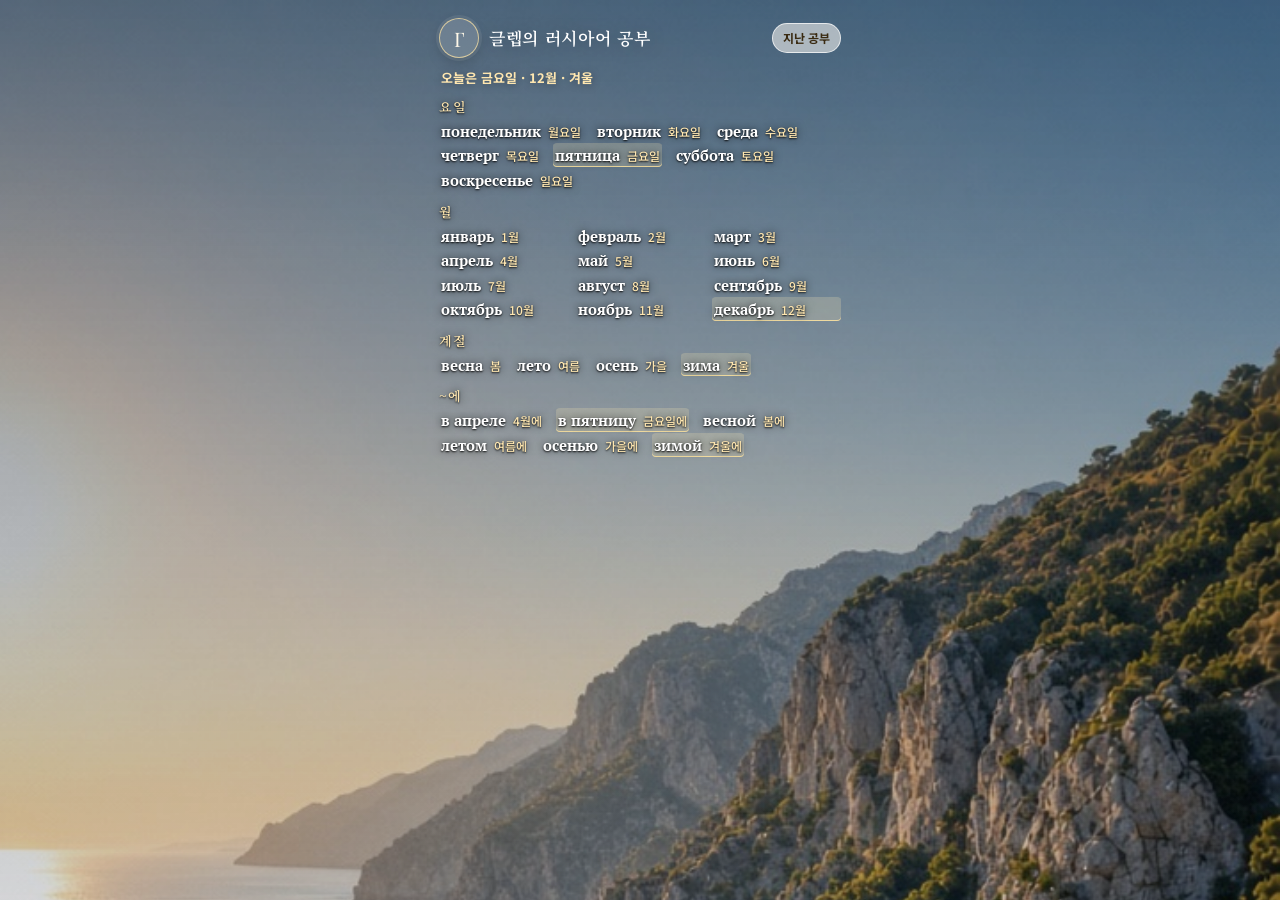
<file: index.html>
<!DOCTYPE html>
<html lang="ko">
<head>
<meta charset="UTF-8">
<meta name="viewport" content="width=device-width, initial-scale=1.0">
<link rel="manifest" href="manifest.webmanifest">
<meta name="theme-color" content="#12344A">
<link rel="icon" href="favicon.ico" sizes="any">
<link rel="icon" type="image/png" sizes="32x32" href="favicon-32.png">
<link rel="apple-touch-icon" sizes="180x180" href="apple-touch-icon.png">
<meta name="apple-mobile-web-app-capable" content="yes">
<meta name="apple-mobile-web-app-status-bar-style" content="black">
<meta name="apple-mobile-web-app-title" content="글렙 공부">
<title>글렙의 러시아어 공부</title>
<link rel="preconnect" href="https://fonts.googleapis.com">
<link rel="preconnect" href="https://fonts.gstatic.com" crossorigin>
<link href="https://fonts.googleapis.com/css2?family=Playfair+Display:ital,wght@0,500;1,400&family=Noto+Serif+KR:wght@500;600&family=Noto+Sans+KR:wght@400;500;700&family=PT+Serif:ital,wght@0,400;0,700;1,400&display=swap" rel="stylesheet">
<link rel="stylesheet" href="styles.css">
</head>
<body class="daily">
<!-- 새 주 카드는 여기가 아니라 past.html 맨 위에 넣는다. README.md '새 주 추가 방법'. -->
<div class="wrap">
  <header class="daily-top">
    <div class="mono" aria-hidden="true">Г</div>
    <h1>글렙의 러시아어 공부</h1>
    <a class="past-link" href="past.html">지난 공부</a>
  </header>
  <p class="today-line" id="todayLine"></p>

  <section class="ref" aria-labelledby="sec-dow">
    <h2 id="sec-dow">요일</h2>
    <ul>
      <li data-dow="1"><span class="ru" lang="ru">понедельник</span> <span class="ko">월요일</span></li>
      <li data-dow="2"><span class="ru" lang="ru">вторник</span> <span class="ko">화요일</span></li>
      <li data-dow="3"><span class="ru" lang="ru">среда</span> <span class="ko">수요일</span></li>
      <li data-dow="4"><span class="ru" lang="ru">четверг</span> <span class="ko">목요일</span></li>
      <li data-dow="5"><span class="ru" lang="ru">пятница</span> <span class="ko">금요일</span></li>
      <li data-dow="6"><span class="ru" lang="ru">суббота</span> <span class="ko">토요일</span></li>
      <li data-dow="0"><span class="ru" lang="ru">воскресенье</span> <span class="ko">일요일</span></li>
    </ul>
  </section>

  <section class="ref" aria-labelledby="sec-month">
    <h2 id="sec-month">월</h2>
    <ul class="months">
      <li data-month="0"><span class="ru" lang="ru">январь</span> <span class="ko">1월</span></li>
      <li data-month="1"><span class="ru" lang="ru">февраль</span> <span class="ko">2월</span></li>
      <li data-month="2"><span class="ru" lang="ru">март</span> <span class="ko">3월</span></li>
      <li data-month="3"><span class="ru" lang="ru">апрель</span> <span class="ko">4월</span></li>
      <li data-month="4"><span class="ru" lang="ru">май</span> <span class="ko">5월</span></li>
      <li data-month="5"><span class="ru" lang="ru">июнь</span> <span class="ko">6월</span></li>
      <li data-month="6"><span class="ru" lang="ru">июль</span> <span class="ko">7월</span></li>
      <li data-month="7"><span class="ru" lang="ru">август</span> <span class="ko">8월</span></li>
      <li data-month="8"><span class="ru" lang="ru">сентябрь</span> <span class="ko">9월</span></li>
      <li data-month="9"><span class="ru" lang="ru">октябрь</span> <span class="ko">10월</span></li>
      <li data-month="10"><span class="ru" lang="ru">ноябрь</span> <span class="ko">11월</span></li>
      <li data-month="11"><span class="ru" lang="ru">декабрь</span> <span class="ko">12월</span></li>
    </ul>
  </section>

  <section class="ref" aria-labelledby="sec-season">
    <h2 id="sec-season">계절</h2>
    <ul>
      <li data-season="spring"><span class="ru" lang="ru">весна</span> <span class="ko">봄</span></li>
      <li data-season="summer"><span class="ru" lang="ru">лето</span> <span class="ko">여름</span></li>
      <li data-season="autumn"><span class="ru" lang="ru">осень</span> <span class="ko">가을</span></li>
      <li data-season="winter"><span class="ru" lang="ru">зима</span> <span class="ko">겨울</span></li>
    </ul>
  </section>

  <section class="ref" aria-labelledby="sec-in">
    <h2 id="sec-in">~에</h2>
    <ul>
      <li data-month="3"><span class="ru" lang="ru">в апреле</span> <span class="ko">4월에</span></li>
      <li data-dow="5"><span class="ru" lang="ru">в пятницу</span> <span class="ko">금요일에</span></li>
      <li data-season="spring"><span class="ru" lang="ru">весной</span> <span class="ko">봄에</span></li>
      <li data-season="summer"><span class="ru" lang="ru">летом</span> <span class="ko">여름에</span></li>
      <li data-season="autumn"><span class="ru" lang="ru">осенью</span> <span class="ko">가을에</span></li>
      <li data-season="winter"><span class="ru" lang="ru">зимой</span> <span class="ko">겨울에</span></li>
    </ul>
  </section>
</div>
<script>
// 방문자의 오늘. 계절은 3–5월 봄, 6–8월 여름, 9–11월 가을, 12–2월 겨울.
(function () {
  var now = new Date();
  var dow = now.getDay();
  var month = now.getMonth();
  var season = month <= 1 || month === 11 ? "winter" : month <= 4 ? "spring" : month <= 7 ? "summer" : "autumn";
  var dayKo = ["일요일", "월요일", "화요일", "수요일", "목요일", "금요일", "토요일"];
  var monthKo = ["1월", "2월", "3월", "4월", "5월", "6월", "7월", "8월", "9월", "10월", "11월", "12월"];
  var seasonKo = { winter: "겨울", spring: "봄", summer: "여름", autumn: "가을" };
  var line = document.getElementById("todayLine");
  if (line) line.textContent = "오늘은 " + dayKo[dow] + " · " + monthKo[month] + " · " + seasonKo[season];
  function mark(el) {
    el.classList.add("is-today");
    el.setAttribute("aria-current", "date");
  }
  document.querySelectorAll("[data-dow]").forEach(function (el) {
    if (Number(el.getAttribute("data-dow")) === dow) mark(el);
  });
  document.querySelectorAll("[data-month]").forEach(function (el) {
    if (Number(el.getAttribute("data-month")) === month) mark(el);
  });
  document.querySelectorAll("[data-season]").forEach(function (el) {
    if (el.getAttribute("data-season") === season) mark(el);
  });
})();
</script>
<script>
if ("serviceWorker" in navigator) {
  var manifest = document.querySelector('link[rel="manifest"]');
  if (manifest) navigator.serviceWorker.register(new URL("sw.js", manifest.href));
}
</script>
</body>
</html>
</file>
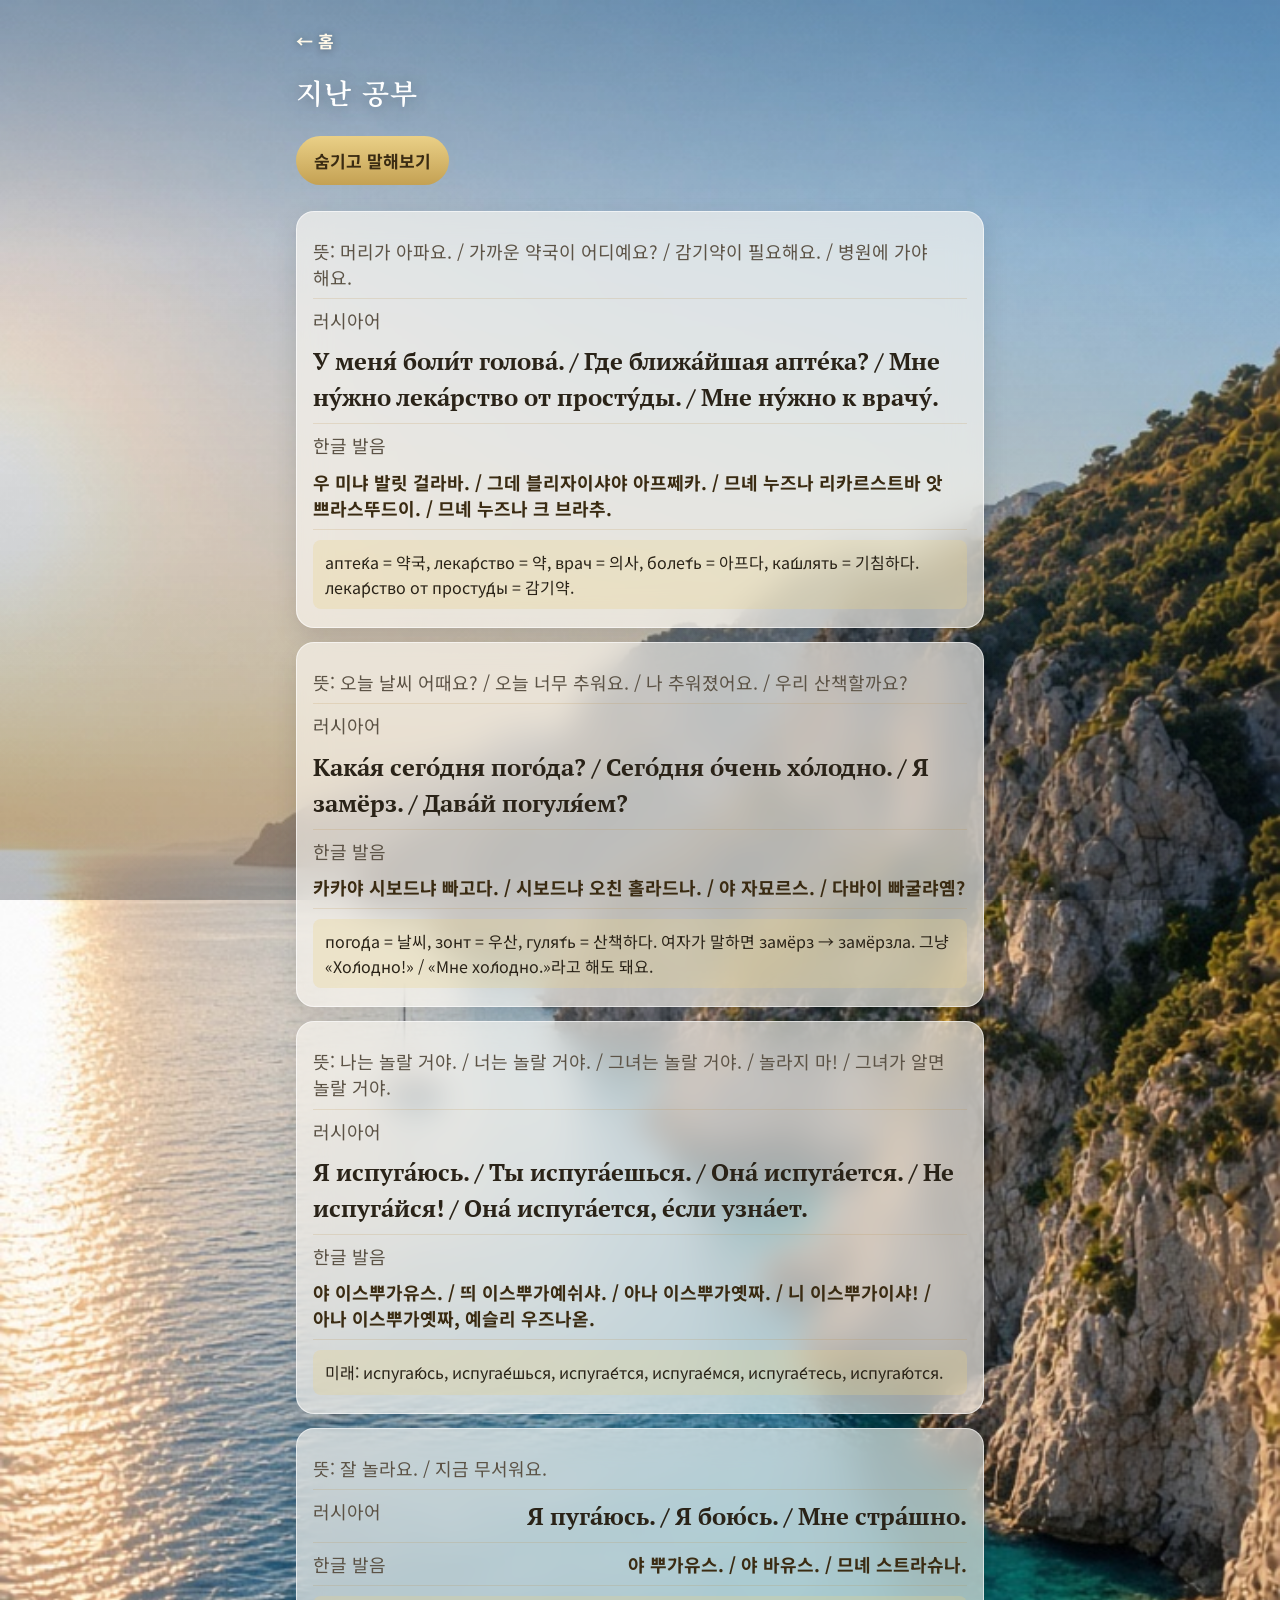
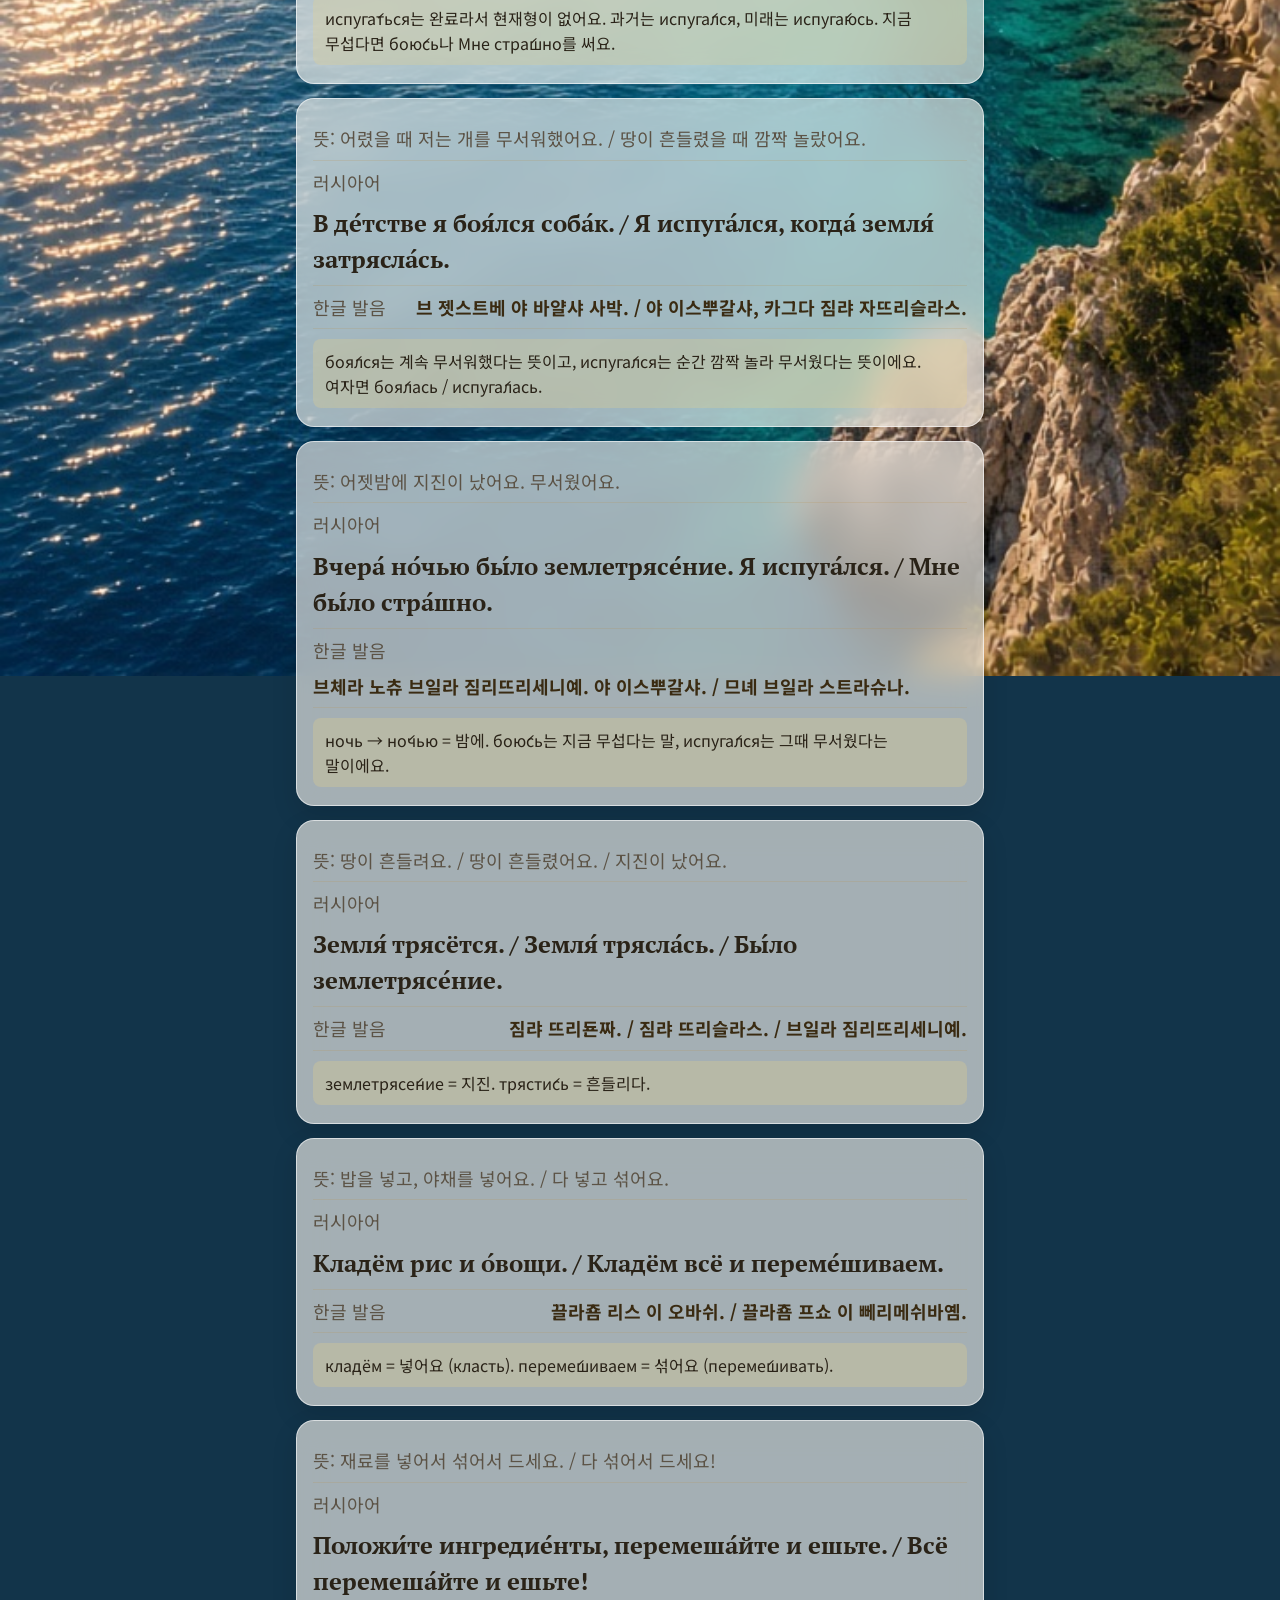
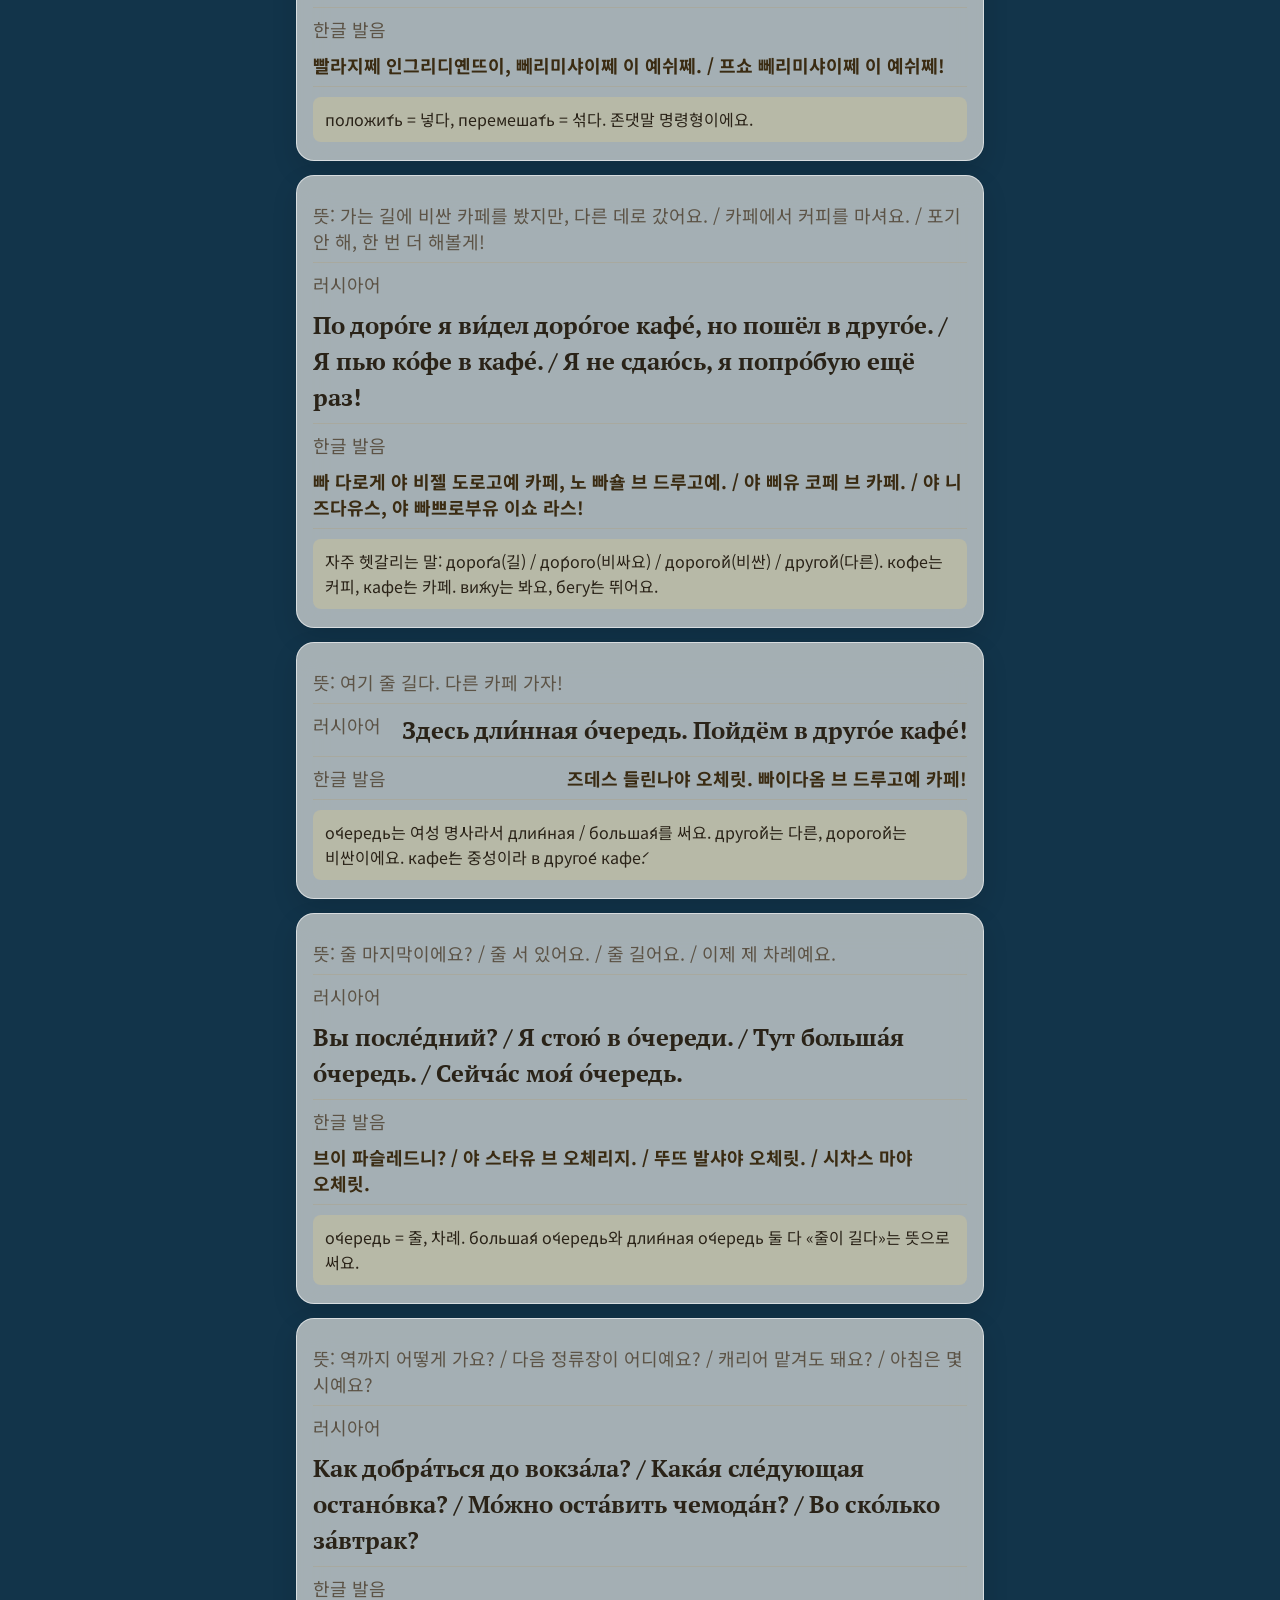
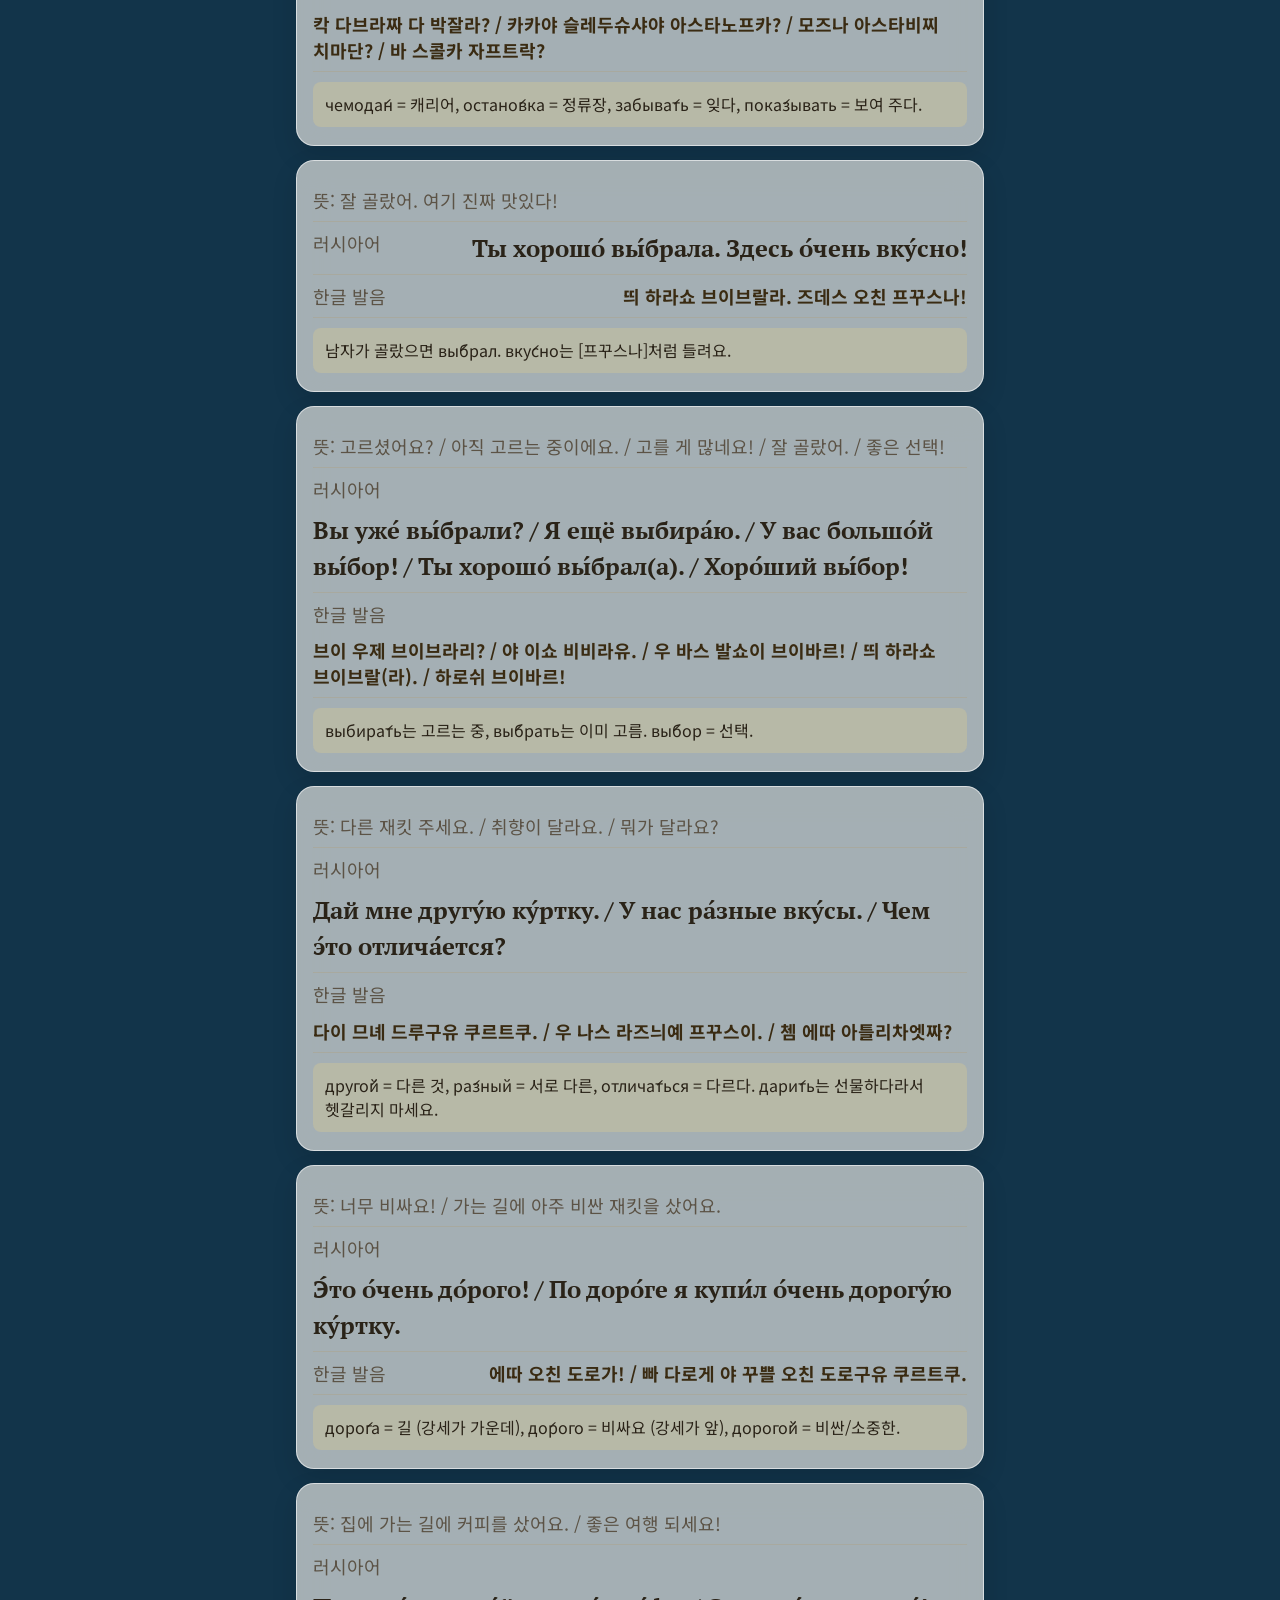
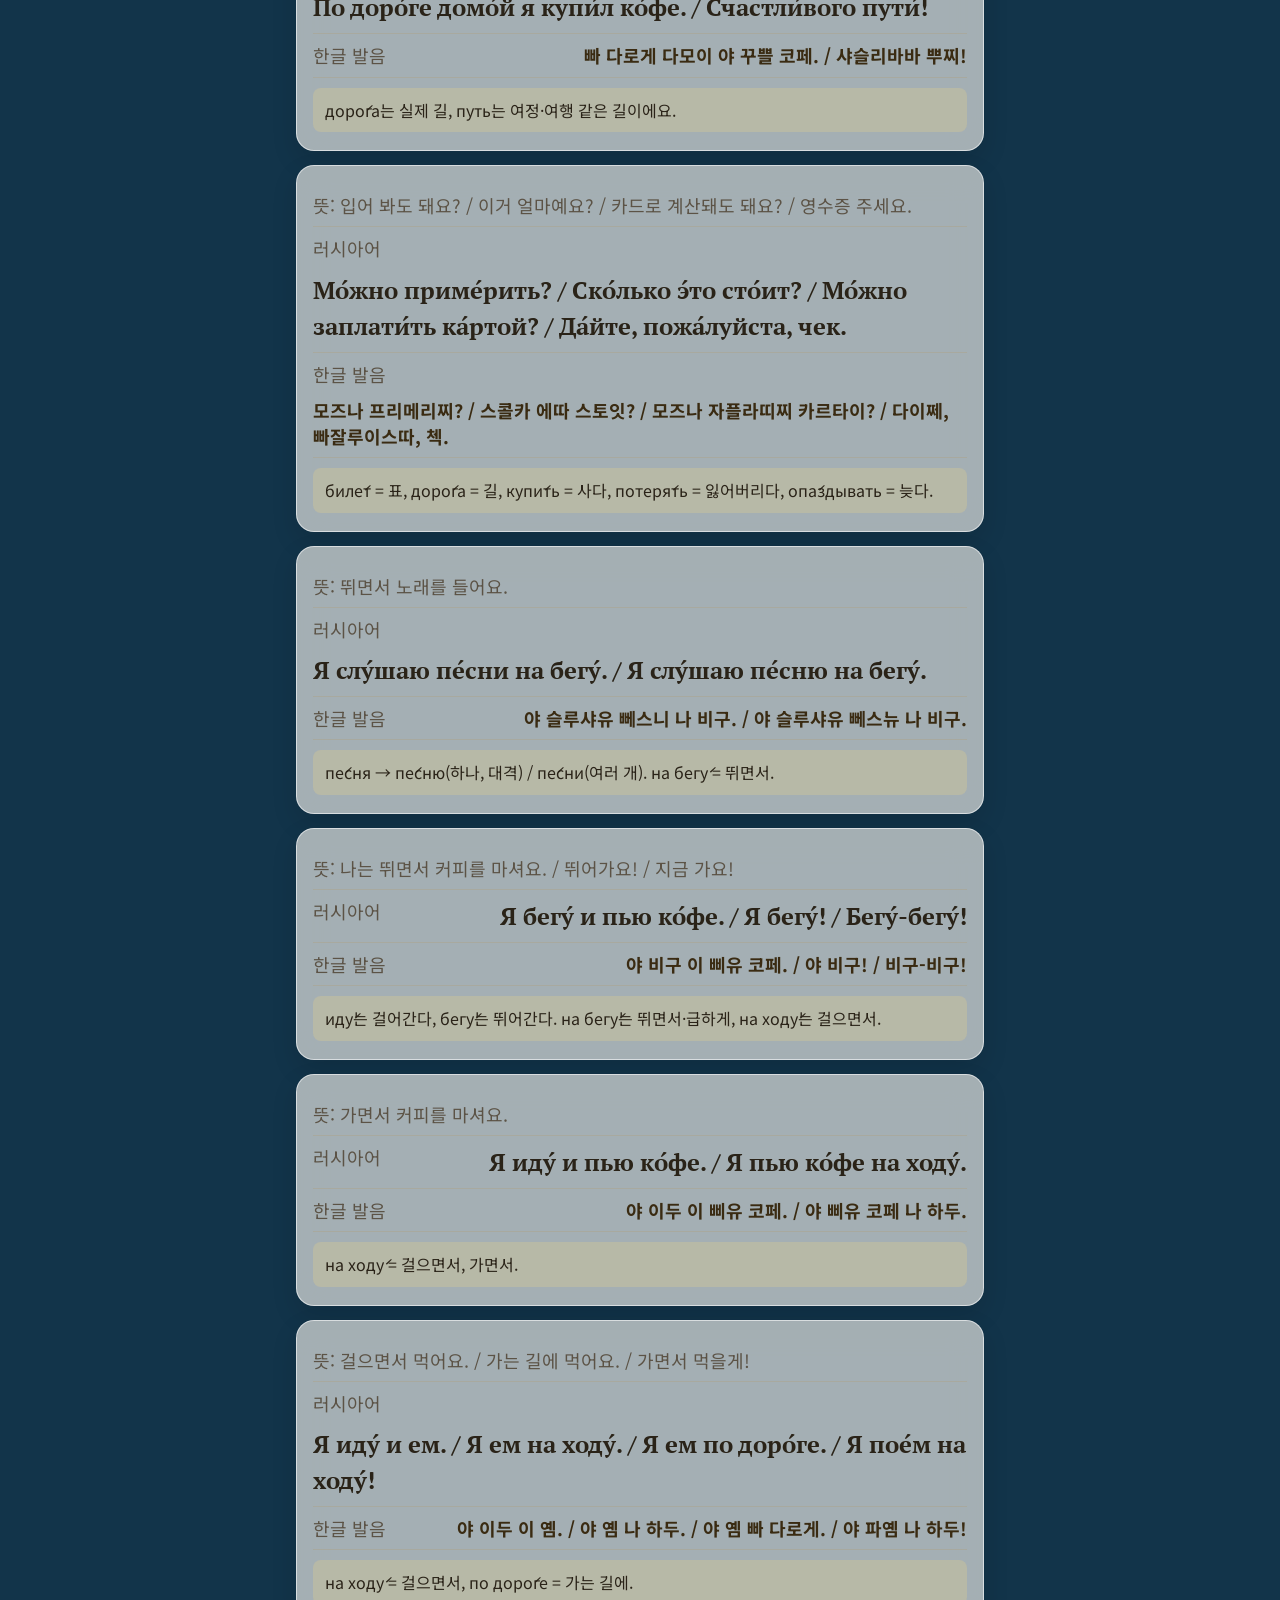
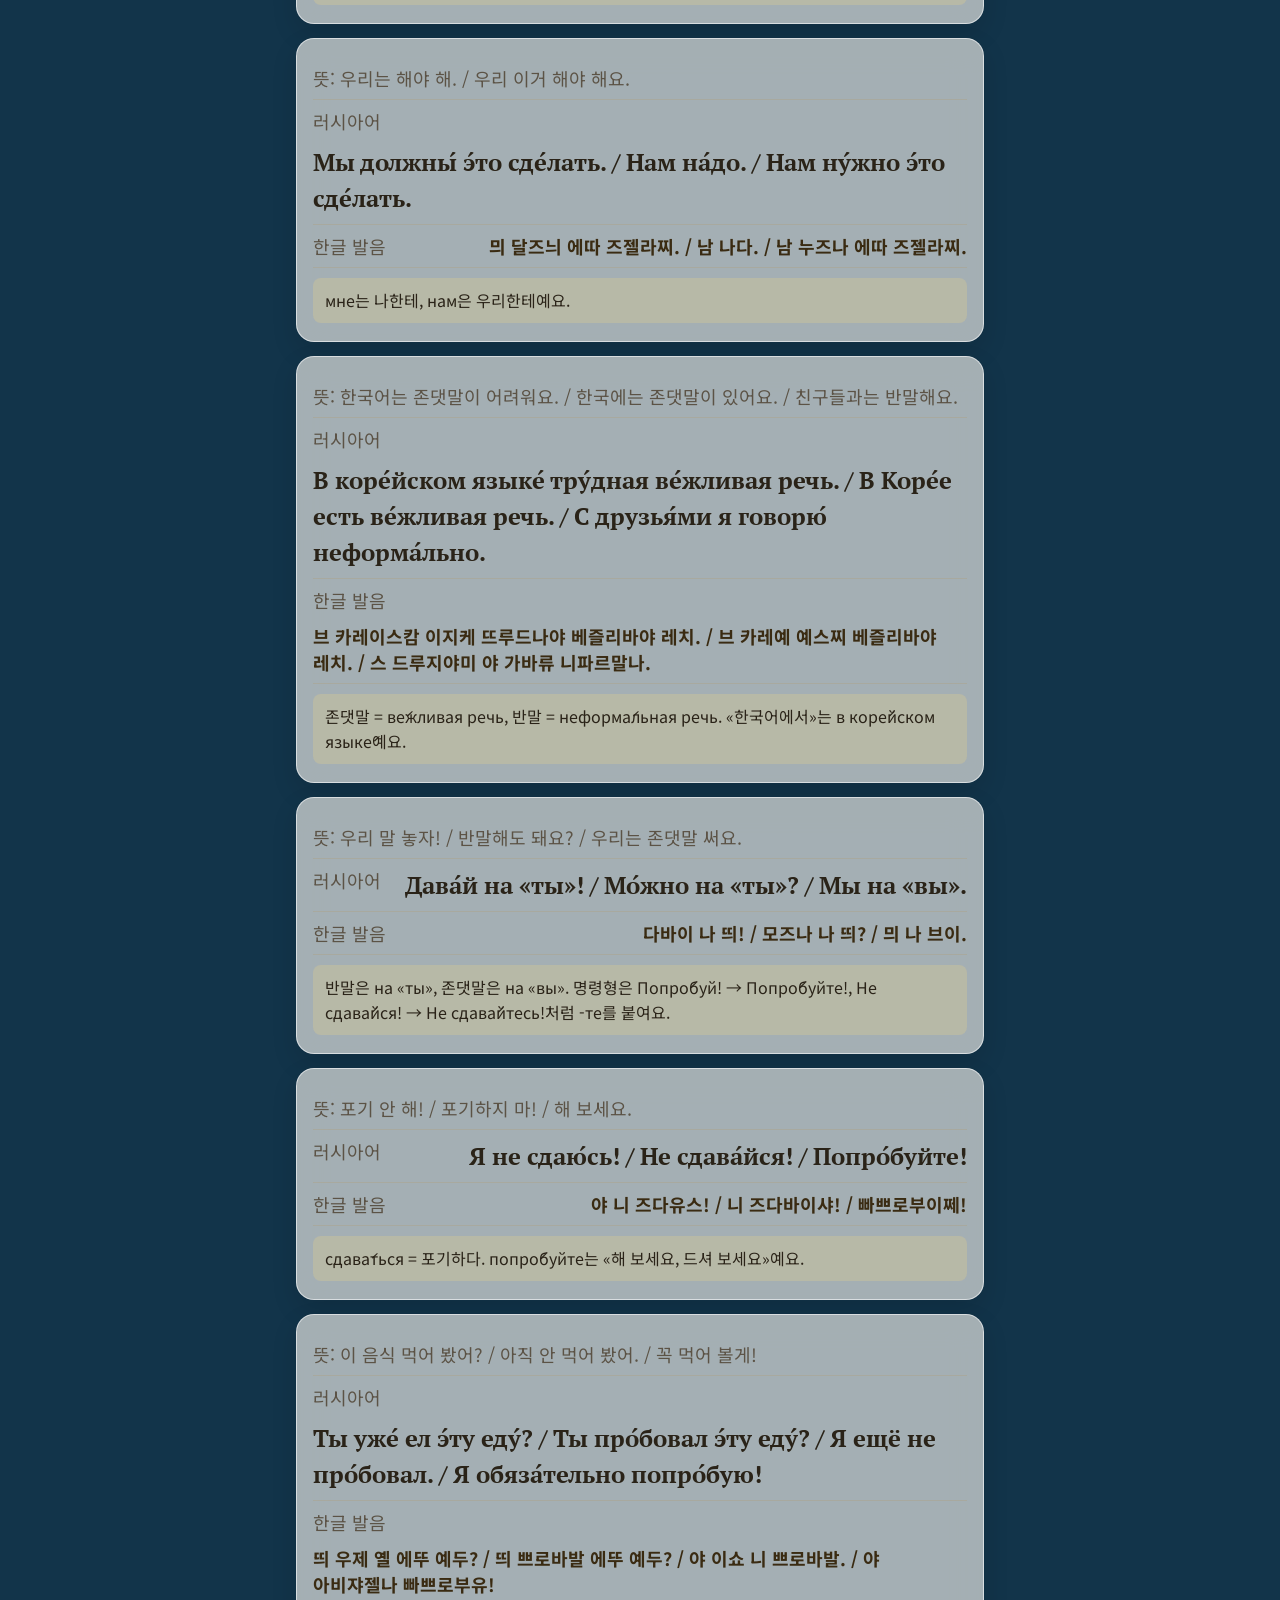
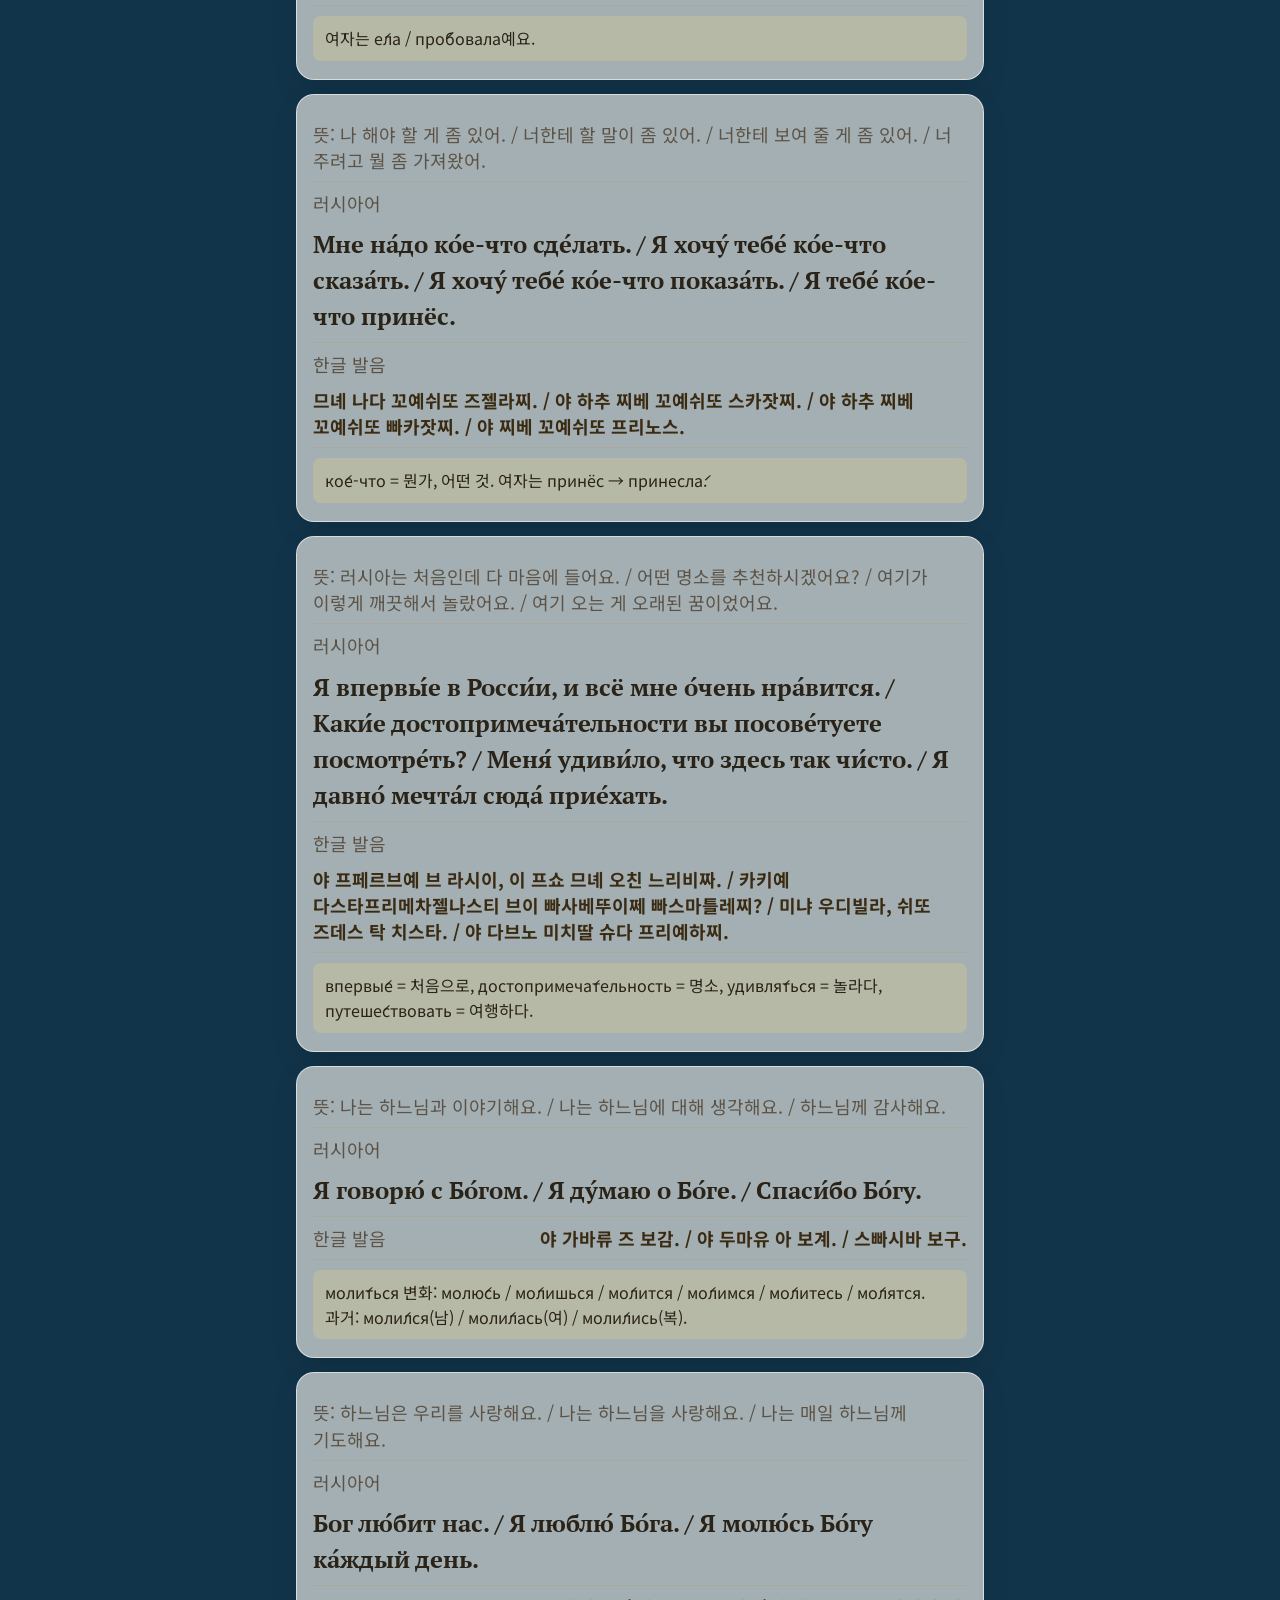
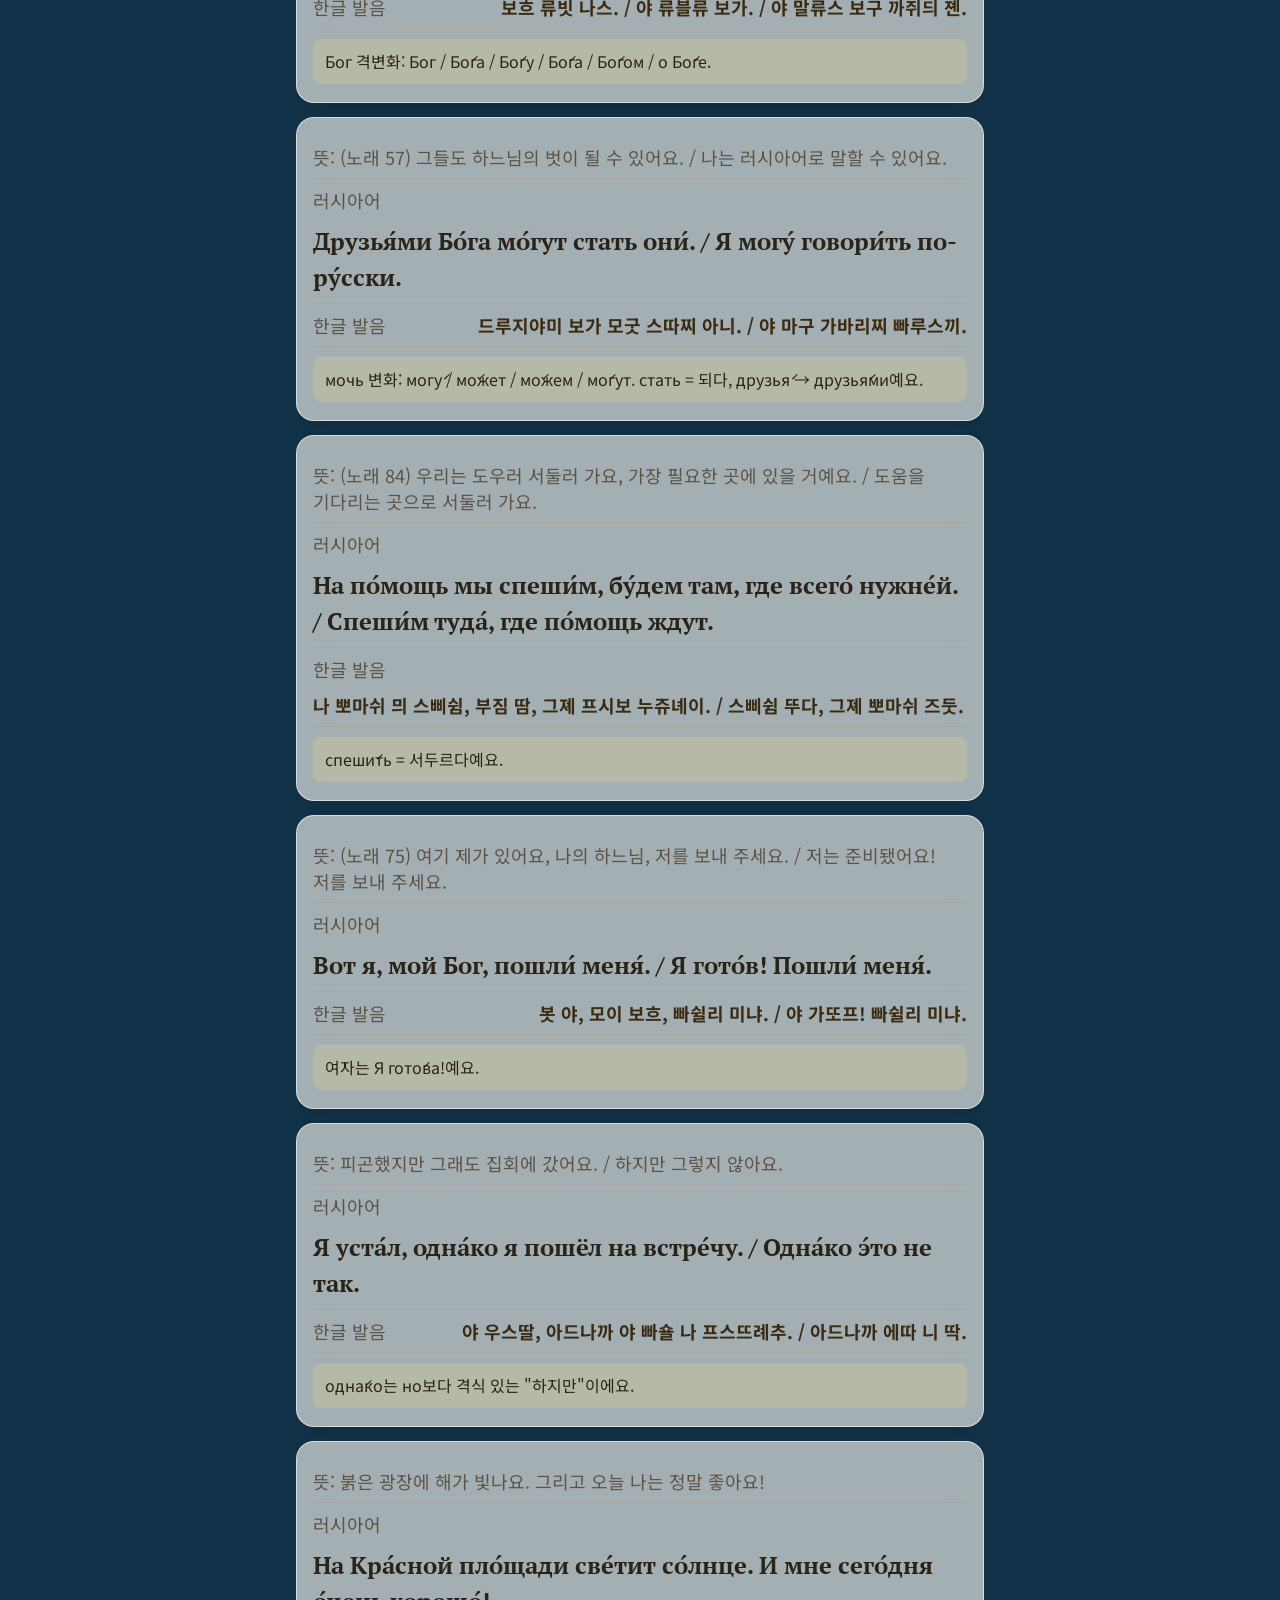
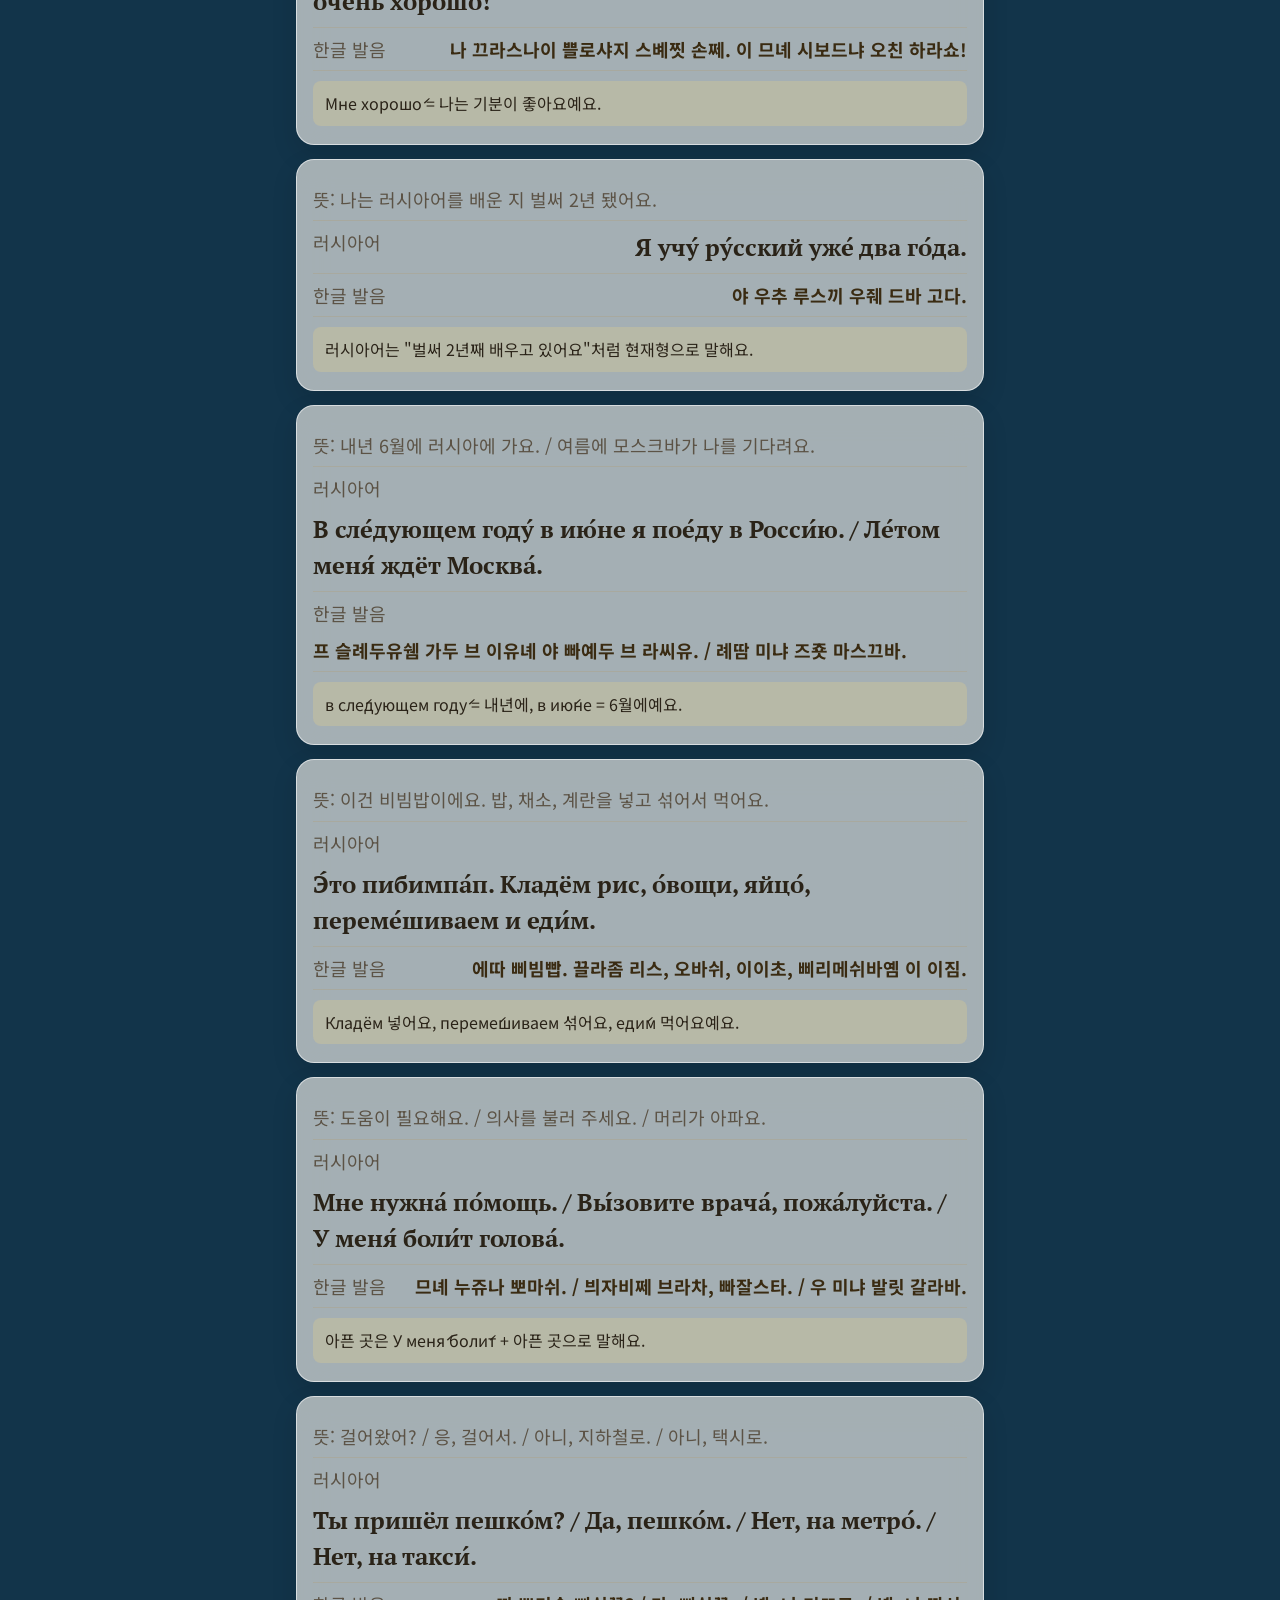
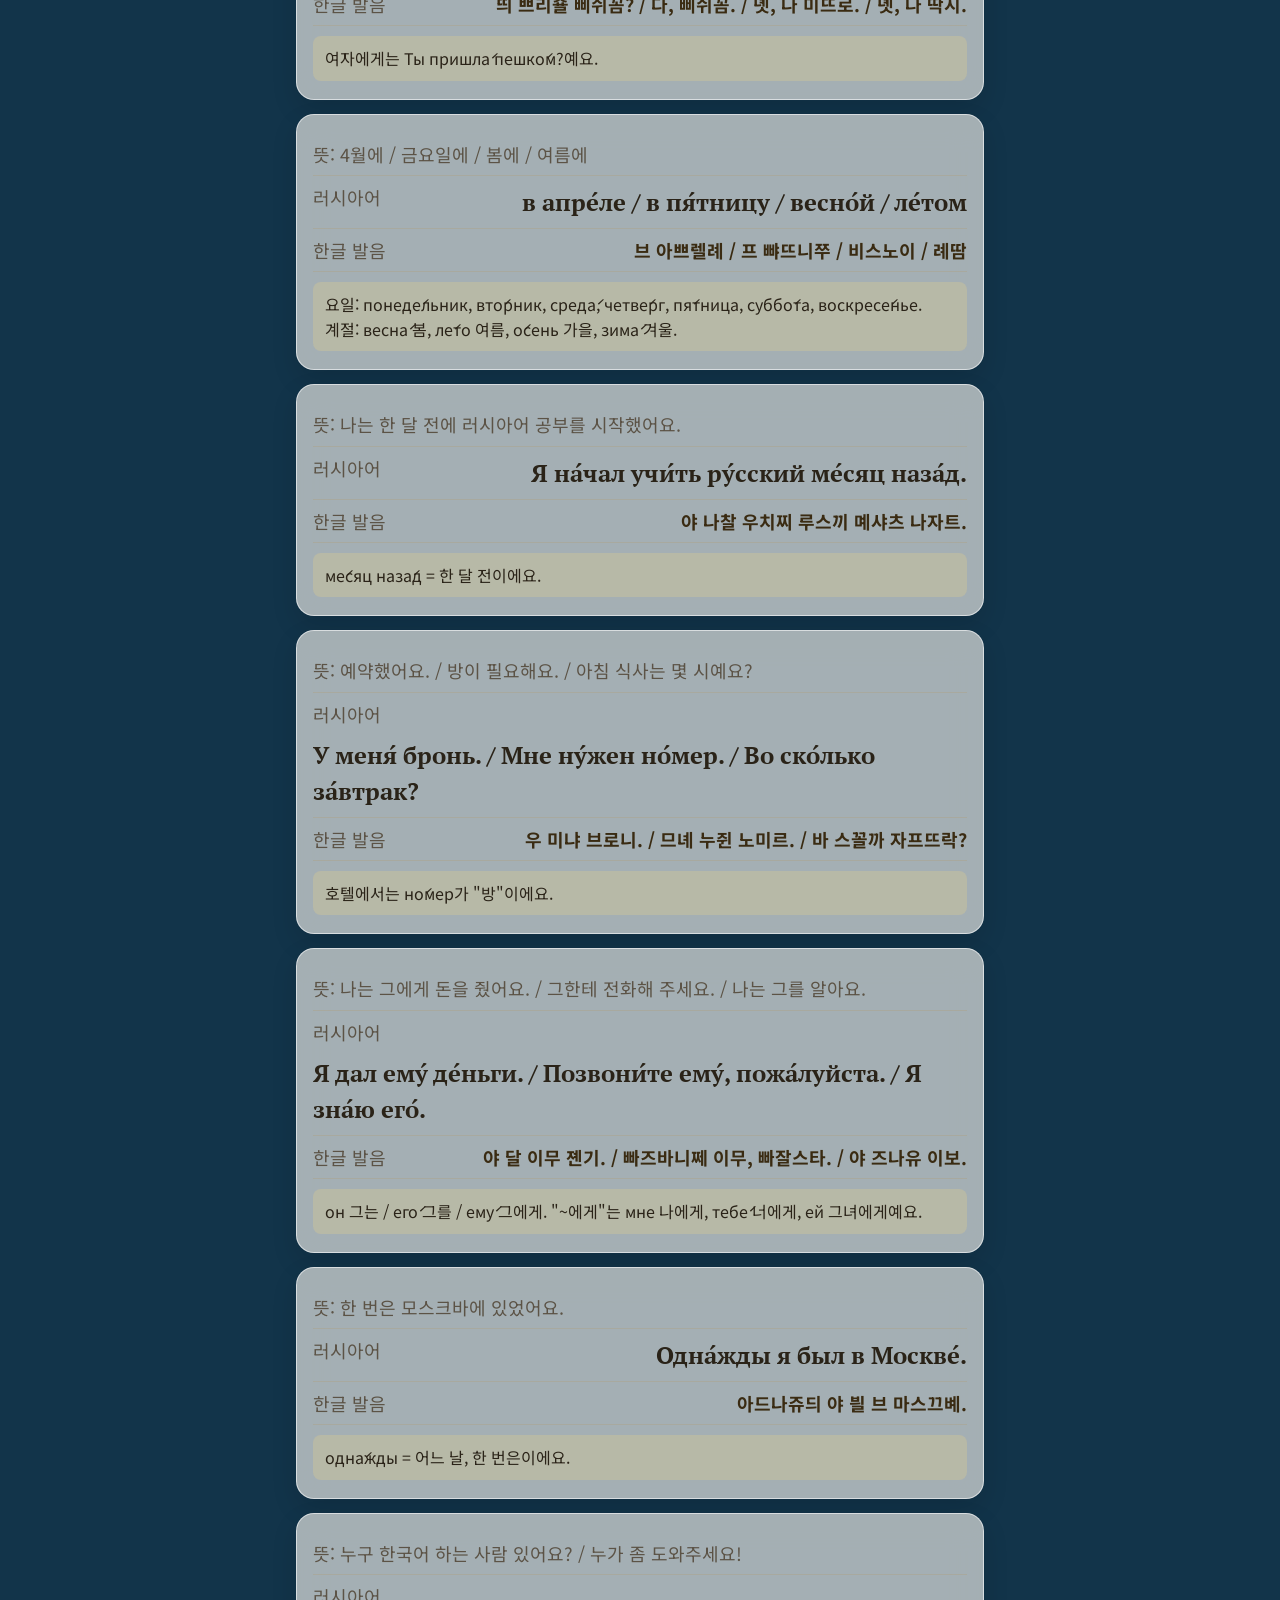
<file: past.html>
<!DOCTYPE html>
<html lang="ko">
<head>
<meta charset="UTF-8">
<meta name="viewport" content="width=device-width, initial-scale=1.0">
<link rel="manifest" href="manifest.webmanifest">
<meta name="theme-color" content="#12344A">
<link rel="icon" href="favicon.ico" sizes="any">
<link rel="icon" type="image/png" sizes="32x32" href="favicon-32.png">
<link rel="apple-touch-icon" sizes="180x180" href="apple-touch-icon.png">
<meta name="apple-mobile-web-app-capable" content="yes">
<meta name="apple-mobile-web-app-status-bar-style" content="black">
<meta name="apple-mobile-web-app-title" content="글렙 공부">
<title>지난 공부 · 글렙의 러시아어 공부</title>
<link rel="preconnect" href="https://fonts.googleapis.com">
<link rel="preconnect" href="https://fonts.gstatic.com" crossorigin>
<link href="https://fonts.googleapis.com/css2?family=Playfair+Display:ital,wght@0,500;1,400&family=Noto+Serif+KR:wght@500;600&family=Noto+Sans+KR:wght@400;500;700&family=PT+Serif:ital,wght@0,400;0,700;1,400&display=swap" rel="stylesheet">
<link rel="stylesheet" href="styles.css">
</head>
<body class="lesson past">
<!--
  지난 공부: 날짜·주 제목 없이, 최근에 배운 문장을 위에 두고 한 줄로 이어 붙인다.
  새 항목은 이 목록 맨 위에 넣는다. 음성 강의(플레이어·듣기·연속 재생)는 넣지 않는다.
  홈(index.html)은 바꾸지 않는다. README.md 참고.
-->
<div class="wrap">
  <a class="back" href="index.html">← 홈</a>
  <h1>지난 공부</h1>
  <div class="bar"><button id="q" type="button">숨기고 말해보기</button></div>
<section class="card">
<div class="r"><span class="ko">뜻: 머리가 아파요. / 가까운 약국이 어디예요? / 감기약이 필요해요. / 병원에 가야 해요.</span></div>
<div class="r"><span class="ko">러시아어</span><span class="ru">У меня́ боли́т голова́. / Где ближа́йшая апте́ка? / Мне ну́жно лека́рство от просту́ды. / Мне ну́жно к врачу́.</span></div>
<div class="r"><span class="ko">한글 발음</span><span class="say">우 미냐 발릿 걸라바. / 그데 블리자이샤야 아프쩨카. / 므녜 누즈나 리카르스트바 앗 쁘라스뚜드이. / 므녜 누즈나 크 브라추.</span></div>
<p class="pt">апте́ка = 약국, лека́рство = 약, врач = 의사, боле́ть = 아프다, ка́шлять = 기침하다. лека́рство от просту́ды = 감기약.</p>
</section>
<section class="card">
<div class="r"><span class="ko">뜻: 오늘 날씨 어때요? / 오늘 너무 추워요. / 나 추워졌어요. / 우리 산책할까요?</span></div>
<div class="r"><span class="ko">러시아어</span><span class="ru">Кака́я сего́дня пого́да? / Сего́дня о́чень хо́лодно. / Я замёрз. / Дава́й погуля́ем?</span></div>
<div class="r"><span class="ko">한글 발음</span><span class="say">카카야 시보드냐 빠고다. / 시보드냐 오친 홀라드나. / 야 자묘르스. / 다바이 빠굴랴옘?</span></div>
<p class="pt">пого́да = 날씨, зонт = 우산, гуля́ть = 산책하다. 여자가 말하면 замёрз → замёрзла. 그냥 «Хо́лодно!» / «Мне хо́лодно.»라고 해도 돼요.</p>
</section>
<section class="card">
<div class="r"><span class="ko">뜻: 나는 놀랄 거야. / 너는 놀랄 거야. / 그녀는 놀랄 거야. / 놀라지 마! / 그녀가 알면 놀랄 거야.</span></div>
<div class="r"><span class="ko">러시아어</span><span class="ru">Я испуга́юсь. / Ты испуга́ешься. / Она́ испуга́ется. / Не испуга́йся! / Она́ испуга́ется, е́сли узна́ет.</span></div>
<div class="r"><span class="ko">한글 발음</span><span class="say">야 이스뿌가유스. / 띄 이스뿌가예쉬샤. / 아나 이스뿌가옛짜. / 니 이스뿌가이샤! / 아나 이스뿌가옛짜, 예슬리 우즈나옫.</span></div>
<p class="pt">미래: испуга́юсь, испуга́ешься, испуга́ется, испуга́емся, испуга́етесь, испуга́ются.</p>
</section>
<section class="card">
<div class="r"><span class="ko">뜻: 잘 놀라요. / 지금 무서워요.</span></div>
<div class="r"><span class="ko">러시아어</span><span class="ru">Я пуга́юсь. / Я бою́сь. / Мне стра́шно.</span></div>
<div class="r"><span class="ko">한글 발음</span><span class="say">야 뿌가유스. / 야 바유스. / 므녜 스트라슈나.</span></div>
<p class="pt">испуга́ться는 완료라서 현재형이 없어요. 과거는 испуга́лся, 미래는 испуга́юсь. 지금 무섭다면 бою́сь나 Мне стра́шно를 써요.</p>
</section>
<section class="card">
<div class="r"><span class="ko">뜻: 어렸을 때 저는 개를 무서워했어요. / 땅이 흔들렸을 때 깜짝 놀랐어요.</span></div>
<div class="r"><span class="ko">러시아어</span><span class="ru">В де́тстве я боя́лся соба́к. / Я испуга́лся, когда́ земля́ затрясла́сь.</span></div>
<div class="r"><span class="ko">한글 발음</span><span class="say">브 젯스트베 야 바얄샤 사박. / 야 이스뿌갈샤, 카그다 짐랴 자뜨리슬라스.</span></div>
<p class="pt">боя́лся는 계속 무서워했다는 뜻이고, испуга́лся는 순간 깜짝 놀라 무서웠다는 뜻이에요. 여자면 боя́лась / испуга́лась.</p>
</section>
<section class="card">
<div class="r"><span class="ko">뜻: 어젯밤에 지진이 났어요. 무서웠어요.</span></div>
<div class="r"><span class="ko">러시아어</span><span class="ru">Вчера́ но́чью бы́ло землетрясе́ние. Я испуга́лся. / Мне бы́ло стра́шно.</span></div>
<div class="r"><span class="ko">한글 발음</span><span class="say">브체라 노츄 브일라 짐리뜨리세니예. 야 이스뿌갈샤. / 므녜 브일라 스트라슈나.</span></div>
<p class="pt">ночь → но́чью = 밤에. бою́сь는 지금 무섭다는 말, испуга́лся는 그때 무서웠다는 말이에요.</p>
</section>
<section class="card">
<div class="r"><span class="ko">뜻: 땅이 흔들려요. / 땅이 흔들렸어요. / 지진이 났어요.</span></div>
<div class="r"><span class="ko">러시아어</span><span class="ru">Земля́ трясётся. / Земля́ трясла́сь. / Бы́ло землетрясе́ние.</span></div>
<div class="r"><span class="ko">한글 발음</span><span class="say">짐랴 뜨리됸짜. / 짐랴 뜨리슬라스. / 브일라 짐리뜨리세니예.</span></div>
<p class="pt">землетрясе́ние = 지진. трясти́сь = 흔들리다.</p>
</section>
<section class="card">
<div class="r"><span class="ko">뜻: 밥을 넣고, 야채를 넣어요. / 다 넣고 섞어요.</span></div>
<div class="r"><span class="ko">러시아어</span><span class="ru">Кладём рис и о́вощи. / Кладём всё и переме́шиваем.</span></div>
<div class="r"><span class="ko">한글 발음</span><span class="say">끌라죰 리스 이 오바쉬. / 끌라죰 프쇼 이 뻬리메쉬바옘.</span></div>
<p class="pt">кладём = 넣어요 (класть). переме́шиваем = 섞어요 (переме́шивать).</p>
</section>
<section class="card">
<div class="r"><span class="ko">뜻: 재료를 넣어서 섞어서 드세요. / 다 섞어서 드세요!</span></div>
<div class="r"><span class="ko">러시아어</span><span class="ru">Положи́те ингредие́нты, перемеша́йте и ешьте. / Всё перемеша́йте и ешьте!</span></div>
<div class="r"><span class="ko">한글 발음</span><span class="say">빨라지쩨 인그리디옌뜨이, 뻬리미샤이쩨 이 예쉬쩨. / 프쇼 뻬리미샤이쩨 이 예쉬쩨!</span></div>
<p class="pt">положи́ть = 넣다, перемеша́ть = 섞다. 존댓말 명령형이에요.</p>
</section>
<section class="card">
<div class="r"><span class="ko">뜻: 가는 길에 비싼 카페를 봤지만, 다른 데로 갔어요. / 카페에서 커피를 마셔요. / 포기 안 해, 한 번 더 해볼게!</span></div>
<div class="r"><span class="ko">러시아어</span><span class="ru">По доро́ге я ви́дел доро́гое кафе́, но пошёл в друго́е. / Я пью ко́фе в кафе́. / Я не сдаю́сь, я попро́бую ещё раз!</span></div>
<div class="r"><span class="ko">한글 발음</span><span class="say">빠 다로게 야 비젤 도로고예 카페, 노 빠숄 브 드루고예. / 야 삐유 코페 브 카페. / 야 니 즈다유스, 야 빠쁘로부유 이쇼 라스!</span></div>
<p class="pt">자주 헷갈리는 말: доро́га(길) / до́рого(비싸요) / дорого́й(비싼) / друго́й(다른). ко́фе는 커피, кафе́는 카페. ви́жу는 봐요, бегу́는 뛰어요.</p>
</section>
<section class="card">
<div class="r"><span class="ko">뜻: 여기 줄 길다. 다른 카페 가자!</span></div>
<div class="r"><span class="ko">러시아어</span><span class="ru">Здесь дли́нная о́чередь. Пойдём в друго́е кафе́!</span></div>
<div class="r"><span class="ko">한글 발음</span><span class="say">즈데스 들린나야 오체릿. 빠이다옴 브 드루고예 카페!</span></div>
<p class="pt">о́чередь는 여성 명사라서 дли́нная / больша́я를 써요. друго́й는 다른, дорого́й는 비싼이에요. кафе́는 중성이라 в друго́е кафе́.</p>
</section>
<section class="card">
<div class="r"><span class="ko">뜻: 줄 마지막이에요? / 줄 서 있어요. / 줄 길어요. / 이제 제 차례예요.</span></div>
<div class="r"><span class="ko">러시아어</span><span class="ru">Вы после́дний? / Я стою́ в о́череди. / Тут больша́я о́чередь. / Сейча́с моя́ о́чередь.</span></div>
<div class="r"><span class="ko">한글 발음</span><span class="say">브이 파슬레드니? / 야 스타유 브 오체리지. / 뚜뜨 발샤야 오체릿. / 시차스 마야 오체릿.</span></div>
<p class="pt">о́чередь = 줄, 차례. больша́я о́чередь와 дли́нная о́чередь 둘 다 «줄이 길다»는 뜻으로 써요.</p>
</section>
<section class="card">
<div class="r"><span class="ko">뜻: 역까지 어떻게 가요? / 다음 정류장이 어디예요? / 캐리어 맡겨도 돼요? / 아침은 몇 시예요?</span></div>
<div class="r"><span class="ko">러시아어</span><span class="ru">Как добра́ться до вокза́ла? / Кака́я сле́дующая остано́вка? / Мо́жно оста́вить чемода́н? / Во ско́лько за́втрак?</span></div>
<div class="r"><span class="ko">한글 발음</span><span class="say">칵 다브라짜 다 박잘라? / 카카야 슬레두슈샤야 아스타노프카? / 모즈나 아스타비찌 치마단? / 바 스콜카 자프트락?</span></div>
<p class="pt">чемода́н = 캐리어, остано́вка = 정류장, забыва́ть = 잊다, пока́зывать = 보여 주다.</p>
</section>
<section class="card">
<div class="r"><span class="ko">뜻: 잘 골랐어. 여기 진짜 맛있다!</span></div>
<div class="r"><span class="ko">러시아어</span><span class="ru">Ты хорошо́ вы́брала. Здесь о́чень вку́сно!</span></div>
<div class="r"><span class="ko">한글 발음</span><span class="say">띄 하라쇼 브이브랄라. 즈데스 오친 프꾸스나!</span></div>
<p class="pt">남자가 골랐으면 вы́брал. вку́сно는 [프꾸스나]처럼 들려요.</p>
</section>
<section class="card">
<div class="r"><span class="ko">뜻: 고르셨어요? / 아직 고르는 중이에요. / 고를 게 많네요! / 잘 골랐어. / 좋은 선택!</span></div>
<div class="r"><span class="ko">러시아어</span><span class="ru">Вы уже́ вы́брали? / Я ещё выбира́ю. / У вас большо́й вы́бор! / Ты хорошо́ вы́брал(а). / Хоро́ший вы́бор!</span></div>
<div class="r"><span class="ko">한글 발음</span><span class="say">브이 우제 브이브라리? / 야 이쇼 비비라유. / 우 바스 발쇼이 브이바르! / 띄 하라쇼 브이브랄(라). / 하로쉬 브이바르!</span></div>
<p class="pt">выбира́ть는 고르는 중, вы́брать는 이미 고름. вы́бор = 선택.</p>
</section>
<section class="card">
<div class="r"><span class="ko">뜻: 다른 재킷 주세요. / 취향이 달라요. / 뭐가 달라요?</span></div>
<div class="r"><span class="ko">러시아어</span><span class="ru">Дай мне другу́ю ку́ртку. / У нас ра́зные вку́сы. / Чем э́то отлича́ется?</span></div>
<div class="r"><span class="ko">한글 발음</span><span class="say">다이 므녜 드루구유 쿠르트쿠. / 우 나스 라즈늬예 프꾸스이. / 쳄 에따 아틀리차엣짜?</span></div>
<p class="pt">друго́й = 다른 것, ра́зный = 서로 다른, отлича́ться = 다르다. дари́ть는 선물하다라서 헷갈리지 마세요.</p>
</section>
<section class="card">
<div class="r"><span class="ko">뜻: 너무 비싸요! / 가는 길에 아주 비싼 재킷을 샀어요.</span></div>
<div class="r"><span class="ko">러시아어</span><span class="ru">Э́то о́чень до́рого! / По доро́ге я купи́л о́чень дорогу́ю ку́ртку.</span></div>
<div class="r"><span class="ko">한글 발음</span><span class="say">에따 오친 도로가! / 빠 다로게 야 꾸쁠 오친 도로구유 쿠르트쿠.</span></div>
<p class="pt">доро́га = 길 (강세가 가운데), до́рого = 비싸요 (강세가 앞), дорого́й = 비싼/소중한.</p>
</section>
<section class="card">
<div class="r"><span class="ko">뜻: 집에 가는 길에 커피를 샀어요. / 좋은 여행 되세요!</span></div>
<div class="r"><span class="ko">러시아어</span><span class="ru">По доро́ге домо́й я купи́л ко́фе. / Счастли́вого пути́!</span></div>
<div class="r"><span class="ko">한글 발음</span><span class="say">빠 다로게 다모이 야 꾸쁠 코페. / 샤슬리바바 뿌찌!</span></div>
<p class="pt">доро́га는 실제 길, путь는 여정·여행 같은 길이에요.</p>
</section>
<section class="card">
<div class="r"><span class="ko">뜻: 입어 봐도 돼요? / 이거 얼마예요? / 카드로 계산돼도 돼요? / 영수증 주세요.</span></div>
<div class="r"><span class="ko">러시아어</span><span class="ru">Мо́жно приме́рить? / Ско́лько э́то сто́ит? / Мо́жно заплати́ть ка́ртой? / Да́йте, пожа́луйста, чек.</span></div>
<div class="r"><span class="ko">한글 발음</span><span class="say">모즈나 프리메리찌? / 스콜카 에따 스토잇? / 모즈나 자플라띠찌 카르타이? / 다이쩨, 빠잘루이스따, 첵.</span></div>
<p class="pt">биле́т = 표, доро́га = 길, купи́ть = 사다, потеря́ть = 잃어버리다, опа́здывать = 늦다.</p>
</section>
<section class="card">
<div class="r"><span class="ko">뜻: 뛰면서 노래를 들어요.</span></div>
<div class="r"><span class="ko">러시아어</span><span class="ru">Я слу́шаю пе́сни на бегу́. / Я слу́шаю пе́сню на бегу́.</span></div>
<div class="r"><span class="ko">한글 발음</span><span class="say">야 슬루샤유 뻬스니 나 비구. / 야 슬루샤유 뻬스뉴 나 비구.</span></div>
<p class="pt">пе́сня → пе́сню(하나, 대격) / пе́сни(여러 개). на бегу́ = 뛰면서.</p>
</section>
<section class="card">
<div class="r"><span class="ko">뜻: 나는 뛰면서 커피를 마셔요. / 뛰어가요! / 지금 가요!</span></div>
<div class="r"><span class="ko">러시아어</span><span class="ru">Я бегу́ и пью ко́фе. / Я бегу́! / Бегу́-бегу́!</span></div>
<div class="r"><span class="ko">한글 발음</span><span class="say">야 비구 이 삐유 코페. / 야 비구! / 비구-비구!</span></div>
<p class="pt">иду́는 걸어간다, бегу́는 뛰어간다. на бегу́는 뛰면서·급하게, на ходу́는 걸으면서.</p>
</section>
<section class="card">
<div class="r"><span class="ko">뜻: 가면서 커피를 마셔요.</span></div>
<div class="r"><span class="ko">러시아어</span><span class="ru">Я иду́ и пью ко́фе. / Я пью ко́фе на ходу́.</span></div>
<div class="r"><span class="ko">한글 발음</span><span class="say">야 이두 이 삐유 코페. / 야 삐유 코페 나 하두.</span></div>
<p class="pt">на ходу́ = 걸으면서, 가면서.</p>
</section>
<section class="card">
<div class="r"><span class="ko">뜻: 걸으면서 먹어요. / 가는 길에 먹어요. / 가면서 먹을게!</span></div>
<div class="r"><span class="ko">러시아어</span><span class="ru">Я иду́ и ем. / Я ем на ходу́. / Я ем по доро́ге. / Я пое́м на ходу́!</span></div>
<div class="r"><span class="ko">한글 발음</span><span class="say">야 이두 이 옘. / 야 옘 나 하두. / 야 옘 빠 다로게. / 야 파옘 나 하두!</span></div>
<p class="pt">на ходу́ = 걸으면서, по доро́ге = 가는 길에.</p>
</section>
<section class="card">
<div class="r"><span class="ko">뜻: 우리는 해야 해. / 우리 이거 해야 해요.</span></div>
<div class="r"><span class="ko">러시아어</span><span class="ru">Мы должны́ э́то сде́лать. / Нам на́до. / Нам ну́жно э́то сде́лать.</span></div>
<div class="r"><span class="ko">한글 발음</span><span class="say">믜 달즈늬 에따 즈젤라찌. / 남 나다. / 남 누즈나 에따 즈젤라찌.</span></div>
<p class="pt">мне는 나한테, нам은 우리한테예요.</p>
</section>
<section class="card">
<div class="r"><span class="ko">뜻: 한국어는 존댓말이 어려워요. / 한국에는 존댓말이 있어요. / 친구들과는 반말해요.</span></div>
<div class="r"><span class="ko">러시아어</span><span class="ru">В коре́йском языке́ тру́дная ве́жливая речь. / В Коре́е есть ве́жливая речь. / С друзья́ми я говорю́ неформа́льно.</span></div>
<div class="r"><span class="ko">한글 발음</span><span class="say">브 카레이스캄 이지케 뜨루드나야 베즐리바야 레치. / 브 카레예 예스찌 베즐리바야 레치. / 스 드루지야미 야 가바류 니파르말나.</span></div>
<p class="pt">존댓말 = ве́жливая речь, 반말 = неформа́льная речь. «한국어에서»는 в коре́йском языке́예요.</p>
</section>
<section class="card">
<div class="r"><span class="ko">뜻: 우리 말 놓자! / 반말해도 돼요? / 우리는 존댓말 써요.</span></div>
<div class="r"><span class="ko">러시아어</span><span class="ru">Дава́й на «ты»! / Мо́жно на «ты»? / Мы на «вы».</span></div>
<div class="r"><span class="ko">한글 발음</span><span class="say">다바이 나 띄! / 모즈나 나 띄? / 믜 나 브이.</span></div>
<p class="pt">반말은 на «ты», 존댓말은 на «вы». 명령형은 Попро́буй! → Попро́буйте!, Не сдава́йся! → Не сдава́йтесь!처럼 -те를 붙여요.</p>
</section>
<section class="card">
<div class="r"><span class="ko">뜻: 포기 안 해! / 포기하지 마! / 해 보세요.</span></div>
<div class="r"><span class="ko">러시아어</span><span class="ru">Я не сдаю́сь! / Не сдава́йся! / Попро́буйте!</span></div>
<div class="r"><span class="ko">한글 발음</span><span class="say">야 니 즈다유스! / 니 즈다바이샤! / 빠쁘로부이쩨!</span></div>
<p class="pt">сдава́ться = 포기하다. попро́буйте는 «해 보세요, 드셔 보세요»예요.</p>
</section>
<section class="card">
<div class="r"><span class="ko">뜻: 이 음식 먹어 봤어? / 아직 안 먹어 봤어. / 꼭 먹어 볼게!</span></div>
<div class="r"><span class="ko">러시아어</span><span class="ru">Ты уже́ ел э́ту еду́? / Ты про́бовал э́ту еду́? / Я ещё не про́бовал. / Я обяза́тельно попро́бую!</span></div>
<div class="r"><span class="ko">한글 발음</span><span class="say">띄 우제 옐 에뚜 예두? / 띄 쁘로바발 에뚜 예두? / 야 이쇼 니 쁘로바발. / 야 아비쟈젤나 빠쁘로부유!</span></div>
<p class="pt">여자는 е́ла / про́бовала예요.</p>
</section>
<section class="card">
<div class="r"><span class="ko">뜻: 나 해야 할 게 좀 있어. / 너한테 할 말이 좀 있어. / 너한테 보여 줄 게 좀 있어. / 너 주려고 뭘 좀 가져왔어.</span></div>
<div class="r"><span class="ko">러시아어</span><span class="ru">Мне на́до ко́е-что сде́лать. / Я хочу́ тебе́ ко́е-что сказа́ть. / Я хочу́ тебе́ ко́е-что показа́ть. / Я тебе́ ко́е-что принёс.</span></div>
<div class="r"><span class="ko">한글 발음</span><span class="say">므녜 나다 꼬예쉬또 즈젤라찌. / 야 하추 찌베 꼬예쉬또 스카잣찌. / 야 하추 찌베 꼬예쉬또 빠카잣찌. / 야 찌베 꼬예쉬또 프리노스.</span></div>
<p class="pt">ко́е-что = 뭔가, 어떤 것. 여자는 принёс → принесла́.</p>
</section>
<section class="card">
<div class="r"><span class="ko">뜻: 러시아는 처음인데 다 마음에 들어요. / 어떤 명소를 추천하시겠어요? / 여기가 이렇게 깨끗해서 놀랐어요. / 여기 오는 게 오래된 꿈이었어요.</span></div>
<div class="r"><span class="ko">러시아어</span><span class="ru">Я впервы́е в Росси́и, и всё мне о́чень нра́вится. / Каки́е достопримеча́тельности вы посове́туете посмотре́ть? / Меня́ удиви́ло, что здесь так чи́сто. / Я давно́ мечта́л сюда́ прие́хать.</span></div>
<div class="r"><span class="ko">한글 발음</span><span class="say">야 프페르브예 브 라시이, 이 프쇼 므녜 오친 느리비짜. / 카키예 다스타프리메차젤나스티 브이 빠사베뚜이쩨 빠스마틀레찌? / 미냐 우디빌라, 쉬또 즈데스 탁 치스타. / 야 다브노 미치딸 슈다 프리예하찌.</span></div>
<p class="pt">впервы́е = 처음으로, достопримеча́тельность = 명소, удивля́ться = 놀라다, путеше́ствовать = 여행하다.</p>
</section>
<section class="card">
<div class="r"><span class="ko">뜻: 나는 하느님과 이야기해요. / 나는 하느님에 대해 생각해요. / 하느님께 감사해요.</span></div>
<div class="r"><span class="ko">러시아어</span><span class="ru">Я говорю́ с Бо́гом. / Я ду́маю о Бо́ге. / Спаси́бо Бо́гу.</span></div>
<div class="r"><span class="ko">한글 발음</span><span class="say">야 가바류 즈 보감. / 야 두마유 아 보계. / 스빠시바 보구.</span></div>
<p class="pt">моли́ться 변화: молю́сь / мо́лишься / мо́лится / мо́лимся / мо́литесь / мо́лятся. 과거: моли́лся(남) / моли́лась(여) / моли́лись(복).</p>
</section>
<section class="card">
<div class="r"><span class="ko">뜻: 하느님은 우리를 사랑해요. / 나는 하느님을 사랑해요. / 나는 매일 하느님께 기도해요.</span></div>
<div class="r"><span class="ko">러시아어</span><span class="ru">Бог лю́бит нас. / Я люблю́ Бо́га. / Я молю́сь Бо́гу ка́ждый день.</span></div>
<div class="r"><span class="ko">한글 발음</span><span class="say">보흐 류빗 나스. / 야 류블류 보가. / 야 말류스 보구 까쥐듸 졘.</span></div>
<p class="pt">Бог 격변화: Бог / Бо́га / Бо́гу / Бо́га / Бо́гом / о Бо́ге.</p>
</section>
<section class="card">
<div class="r"><span class="ko">뜻: (노래 57) 그들도 하느님의 벗이 될 수 있어요. / 나는 러시아어로 말할 수 있어요.</span></div>
<div class="r"><span class="ko">러시아어</span><span class="ru">Друзья́ми Бо́га мо́гут стать они́. / Я могу́ говори́ть по-ру́сски.</span></div>
<div class="r"><span class="ko">한글 발음</span><span class="say">드루지야미 보가 모굿 스따찌 아니. / 야 마구 가바리찌 빠루스끼.</span></div>
<p class="pt">мочь 변화: могу́ / мо́жет / мо́жем / мо́гут. стать = 되다, друзья́ → друзья́ми예요.</p>
</section>
<section class="card">
<div class="r"><span class="ko">뜻: (노래 84) 우리는 도우러 서둘러 가요, 가장 필요한 곳에 있을 거예요. / 도움을 기다리는 곳으로 서둘러 가요.</span></div>
<div class="r"><span class="ko">러시아어</span><span class="ru">На по́мощь мы спеши́м, бу́дем там, где всего́ нужне́й. / Спеши́м туда́, где по́мощь ждут.</span></div>
<div class="r"><span class="ko">한글 발음</span><span class="say">나 뽀마쉬 믜 스삐쉼, 부짐 땀, 그졔 프시보 누쥬녜이. / 스삐쉼 뚜다, 그졔 뽀마쉬 즈둣.</span></div>
<p class="pt">спеши́ть = 서두르다예요.</p>
</section>
<section class="card">
<div class="r"><span class="ko">뜻: (노래 75) 여기 제가 있어요, 나의 하느님, 저를 보내 주세요. / 저는 준비됐어요! 저를 보내 주세요.</span></div>
<div class="r"><span class="ko">러시아어</span><span class="ru">Вот я, мой Бог, пошли́ меня́. / Я гото́в! Пошли́ меня́.</span></div>
<div class="r"><span class="ko">한글 발음</span><span class="say">봇 야, 모이 보흐, 빠쉴리 미냐. / 야 가또프! 빠쉴리 미냐.</span></div>
<p class="pt">여자는 Я гото́ва!예요.</p>
</section>
<section class="card">
<div class="r"><span class="ko">뜻: 피곤했지만 그래도 집회에 갔어요. / 하지만 그렇지 않아요.</span></div>
<div class="r"><span class="ko">러시아어</span><span class="ru">Я уста́л, одна́ко я пошёл на встре́чу. / Одна́ко э́то не так.</span></div>
<div class="r"><span class="ko">한글 발음</span><span class="say">야 우스딸, 아드나까 야 빠숄 나 프스뜨례추. / 아드나까 에따 니 딱.</span></div>
<p class="pt">одна́ко는 но보다 격식 있는 &quot;하지만&quot;이에요.</p>
</section>
<section class="card">
<div class="r"><span class="ko">뜻: 붉은 광장에 해가 빛나요. 그리고 오늘 나는 정말 좋아요!</span></div>
<div class="r"><span class="ko">러시아어</span><span class="ru">На Кра́сной пло́щади све́тит со́лнце. И мне сего́дня о́чень хорошо́!</span></div>
<div class="r"><span class="ko">한글 발음</span><span class="say">나 끄라스나이 쁠로샤지 스볘찟 손쩨. 이 므녜 시보드냐 오친 하라쇼!</span></div>
<p class="pt">Мне хорошо́ = 나는 기분이 좋아요예요.</p>
</section>
<section class="card">
<div class="r"><span class="ko">뜻: 나는 러시아어를 배운 지 벌써 2년 됐어요.</span></div>
<div class="r"><span class="ko">러시아어</span><span class="ru">Я учу́ ру́сский уже́ два го́да.</span></div>
<div class="r"><span class="ko">한글 발음</span><span class="say">야 우추 루스끼 우줴 드바 고다.</span></div>
<p class="pt">러시아어는 &quot;벌써 2년째 배우고 있어요&quot;처럼 현재형으로 말해요.</p>
</section>
<section class="card">
<div class="r"><span class="ko">뜻: 내년 6월에 러시아에 가요. / 여름에 모스크바가 나를 기다려요.</span></div>
<div class="r"><span class="ko">러시아어</span><span class="ru">В сле́дующем году́ в ию́не я пое́ду в Росси́ю. / Ле́том меня́ ждёт Москва́.</span></div>
<div class="r"><span class="ko">한글 발음</span><span class="say">프 슬례두유쉠 가두 브 이유녜 야 빠예두 브 라씨유. / 례땀 미냐 즈죳 마스끄바.</span></div>
<p class="pt">в сле́дующем году́ = 내년에, в ию́не = 6월에예요.</p>
</section>
<section class="card">
<div class="r"><span class="ko">뜻: 이건 비빔밥이에요. 밥, 채소, 계란을 넣고 섞어서 먹어요.</span></div>
<div class="r"><span class="ko">러시아어</span><span class="ru">Э́то пибимпа́п. Кладём рис, о́вощи, яйцо́, переме́шиваем и еди́м.</span></div>
<div class="r"><span class="ko">한글 발음</span><span class="say">에따 삐빔빱. 끌라좀 리스, 오바쉬, 이이초, 삐리메쉬바옘 이 이짐.</span></div>
<p class="pt">Кладём 넣어요, переме́шиваем 섞어요, еди́м 먹어요예요.</p>
</section>
<section class="card">
<div class="r"><span class="ko">뜻: 도움이 필요해요. / 의사를 불러 주세요. / 머리가 아파요.</span></div>
<div class="r"><span class="ko">러시아어</span><span class="ru">Мне нужна́ по́мощь. / Вы́зовите врача́, пожа́луйста. / У меня́ боли́т голова́.</span></div>
<div class="r"><span class="ko">한글 발음</span><span class="say">므녜 누쥬나 뽀마쉬. / 븨자비쩨 브라차, 빠잘스타. / 우 미냐 발릿 갈라바.</span></div>
<p class="pt">아픈 곳은 У меня́ боли́т + 아픈 곳으로 말해요.</p>
</section>
<section class="card">
<div class="r"><span class="ko">뜻: 걸어왔어? / 응, 걸어서. / 아니, 지하철로. / 아니, 택시로.</span></div>
<div class="r"><span class="ko">러시아어</span><span class="ru">Ты пришёл пешко́м? / Да, пешко́м. / Нет, на метро́. / Нет, на такси́.</span></div>
<div class="r"><span class="ko">한글 발음</span><span class="say">띄 쁘리숄 삐쉬꼼? / 다, 삐쉬꼼. / 녯, 나 미뜨로. / 녯, 나 딱시.</span></div>
<p class="pt">여자에게는 Ты пришла́ пешко́м?예요.</p>
</section>
<section class="card">
<div class="r"><span class="ko">뜻: 4월에 / 금요일에 / 봄에 / 여름에</span></div>
<div class="r"><span class="ko">러시아어</span><span class="ru">в апре́ле / в пя́тницу / весно́й / ле́том</span></div>
<div class="r"><span class="ko">한글 발음</span><span class="say">브 아쁘렐례 / 프 뺘뜨니쭈 / 비스노이 / 례땀</span></div>
<p class="pt">요일: понеде́льник, вто́рник, среда́, четве́рг, пя́тница, суббо́та, воскресе́нье. 계절: весна́ 봄, ле́то 여름, о́сень 가을, зима́ 겨울.</p>
</section>
<section class="card">
<div class="r"><span class="ko">뜻: 나는 한 달 전에 러시아어 공부를 시작했어요.</span></div>
<div class="r"><span class="ko">러시아어</span><span class="ru">Я на́чал учи́ть ру́сский ме́сяц наза́д.</span></div>
<div class="r"><span class="ko">한글 발음</span><span class="say">야 나찰 우치찌 루스끼 몌샤츠 나자트.</span></div>
<p class="pt">ме́сяц наза́д = 한 달 전이에요.</p>
</section>
<section class="card">
<div class="r"><span class="ko">뜻: 예약했어요. / 방이 필요해요. / 아침 식사는 몇 시예요?</span></div>
<div class="r"><span class="ko">러시아어</span><span class="ru">У меня́ бронь. / Мне ну́жен но́мер. / Во ско́лько за́втрак?</span></div>
<div class="r"><span class="ko">한글 발음</span><span class="say">우 미냐 브로니. / 므녜 누쥔 노미르. / 바 스꼴까 자프뜨락?</span></div>
<p class="pt">호텔에서는 но́мер가 &quot;방&quot;이에요.</p>
</section>
<section class="card">
<div class="r"><span class="ko">뜻: 나는 그에게 돈을 줬어요. / 그한테 전화해 주세요. / 나는 그를 알아요.</span></div>
<div class="r"><span class="ko">러시아어</span><span class="ru">Я дал ему́ де́ньги. / Позвони́те ему́, пожа́луйста. / Я зна́ю его́.</span></div>
<div class="r"><span class="ko">한글 발음</span><span class="say">야 달 이무 졘기. / 빠즈바니쩨 이무, 빠잘스타. / 야 즈나유 이보.</span></div>
<p class="pt">он 그는 / его́ 그를 / ему́ 그에게. &quot;~에게&quot;는 мне 나에게, тебе́ 너에게, ей 그녀에게예요.</p>
</section>
<section class="card">
<div class="r"><span class="ko">뜻: 한 번은 모스크바에 있었어요.</span></div>
<div class="r"><span class="ko">러시아어</span><span class="ru">Одна́жды я был в Москве́.</span></div>
<div class="r"><span class="ko">한글 발음</span><span class="say">아드나쥬듸 야 븰 브 마스끄볘.</span></div>
<p class="pt">одна́жды = 어느 날, 한 번은이에요.</p>
</section>
<section class="card">
<div class="r"><span class="ko">뜻: 누구 한국어 하는 사람 있어요? / 누가 좀 도와주세요!</span></div>
<div class="r"><span class="ko">러시아어</span><span class="ru">Кто́-нибудь говори́т по-коре́йски? / Помоги́те, кто́-нибудь!</span></div>
<div class="r"><span class="ko">한글 발음</span><span class="say">끄또니부찌 가바릿 빠까례이스끼? / 빠마기쩨, 끄또니부찌!</span></div>
<p class="pt">кто́-нибудь는 질문이나 부탁에서 &quot;누구든, 아무나&quot;예요.</p>
</section>
<section class="card">
<div class="r"><span class="ko">뜻: 그가 나한테서 전화기를 빼앗았어요. / 누군가가 내 전화기를 훔쳤어요.</span></div>
<div class="r"><span class="ko">러시아어</span><span class="ru">Он о́тнял у меня́ телефо́н. / Кто́-то укра́л мой телефо́н.</span></div>
<div class="r"><span class="ko">한글 발음</span><span class="say">온 오뜨날 우 미냐 찔리폰. / 끄또따 우끄랄 모이 찔리폰.</span></div>
<p class="pt">кто́-то는 &quot;(특정한) 누군가&quot;예요.</p>
</section>
<section class="card">
<div class="r"><span class="ko">뜻: 전화기를 도둑맞았어요! / 가방을 빼앗겼어요.</span></div>
<div class="r"><span class="ko">러시아어</span><span class="ru">У меня́ укра́ли телефо́н! / У меня́ отня́ли су́мку.</span></div>
<div class="r"><span class="ko">한글 발음</span><span class="say">우 미냐 우끄랄리 찔리폰! / 우 미냐 앗냘리 숨꾸.</span></div>
<p class="pt">укра́сть = 훔치다, отня́ть = 빼앗다예요.</p>
</section>
<section class="card">
<div class="r"><span class="ko">뜻: 직진, 왼쪽, 오른쪽</span></div>
<div class="r"><span class="ko">러시아어</span><span class="ru">Пря́мо, нале́во, напра́во</span></div>
<div class="r"><span class="ko">한글 발음</span><span class="say">쁘랴마, 날례바, 나쁘라바</span></div>
<p class="pt">길을 물으면 꼭 듣는 세 단어예요.</p>
</section>
<section class="card">
<div class="r"><span class="ko">뜻: 지하철 어디예요? / 호텔까지 어떻게 가요?</span></div>
<div class="r"><span class="ko">러시아어</span><span class="ru">Где метро́? / Как дое́хать до оте́ля?</span></div>
<div class="r"><span class="ko">한글 발음</span><span class="say">그졔 미뜨로? / 깍 다예하찌 다 아뗄랴?</span></div>
<p class="pt">до 뒤에서 оте́ль → оте́ля가 돼요.</p>
</section>
<section class="card">
<div class="r"><span class="ko">뜻: 왜 그런지 모르겠지만…</span></div>
<div class="r"><span class="ko">러시아어</span><span class="ru">Не зна́ю почему́, но...</span></div>
<div class="r"><span class="ko">한글 발음</span><span class="say">니 즈나유 빠치무, 노...</span></div>
<p class="pt">말을 시작할 때 자연스럽게 쓰는 말이에요.</p>
</section>
<section class="card">
<div class="r"><span class="ko">뜻: 두 명 자리 주세요. / 아주 맛있어요! / 맛있게 드세요!</span></div>
<div class="r"><span class="ko">러시아어</span><span class="ru">Стол на двои́х, пожа́луйста. / О́чень вку́сно! / Прия́тного аппети́та!</span></div>
<div class="r"><span class="ko">한글 발음</span><span class="say">스똘 나 드바이흐, 빠잘스타. / 오친 프꾸스나! / 쁘리야뜨나바 아삐찌따!</span></div>
<p class="pt">на двои́х = 두 사람용이에요.</p>
</section>
<section class="card">
<div class="r"><span class="ko">뜻: 이거 짜증 나!</span></div>
<div class="r"><span class="ko">러시아어</span><span class="ru">Меня́ э́то бе́сит!</span></div>
<div class="r"><span class="ko">한글 발음</span><span class="say">미냐 에따 볘싯!</span></div>
<p class="pt">직역하면 &quot;이게 나를 화나게 해&quot;예요.</p>
</section>
<section class="card">
<div class="r"><span class="ko">뜻: 화났어. / 화나. / 너 화났어? / 화내지 마!</span></div>
<div class="r"><span class="ko">러시아어</span><span class="ru">Я зол. / Я злюсь. / Ты зли́шься? / Не злись!</span></div>
<div class="r"><span class="ko">한글 발음</span><span class="say">야 졸. / 야 즐류스. / 띄 즐리쉬샤? / 니 즐리스!</span></div>
<p class="pt">зли́ться 변화: злюсь / зли́шься / зли́тся / зли́мся / зли́тесь / зля́тся.</p>
</section>
<section class="card">
<div class="r"><span class="ko">뜻: 너는 돈을 벌어. / 너 돈 많이 벌어?</span></div>
<div class="r"><span class="ko">러시아어</span><span class="ru">Ты зараба́тываешь де́ньги. / Ты мно́го зараба́тываешь?</span></div>
<div class="r"><span class="ko">한글 발음</span><span class="say">띄 자라바띄바예쉬 졘기. / 띄 므노가 자라바띄바예쉬?</span></div>
<p class="pt">зараба́тывать = 돈을 벌다예요.</p>
</section>
<section class="card">
<div class="r"><span class="ko">뜻: 헷갈려요. / 단어가 헷갈려요. / 힘들어요.</span></div>
<div class="r"><span class="ko">러시아어</span><span class="ru">Я запу́тался. / Я пу́таю слова́. / Мне тру́дно.</span></div>
<div class="r"><span class="ko">한글 발음</span><span class="say">야 자뿌딸샤. / 야 뿌따유 슬라바. / 므녜 뜨루드나.</span></div>
<p class="pt">여자는 Я запу́талась.라고 해요.</p>
</section>
<section class="card">
<div class="r"><span class="ko">뜻: 아직 몰라요.</span></div>
<div class="r"><span class="ko">러시아어</span><span class="ru">Я ещё не зна́ю.</span></div>
<div class="r"><span class="ko">한글 발음</span><span class="say">야 이쑈 니 즈나유.</span></div>
<p class="pt">ещё와 до сих по́р는 &quot;아직(까지)&quot;이에요.</p>
</section>
<section class="card">
<div class="r"><span class="ko">뜻: 응, 마시고 싶어. / 응, 커피 원해.</span></div>
<div class="r"><span class="ko">러시아어</span><span class="ru">Да, я хочу́ пить. / Да, я хочу́ ко́фе.</span></div>
<div class="r"><span class="ko">한글 발음</span><span class="say">다, 야 하추 삐찌. / 다, 야 하추 꼬폐.</span></div>
<p class="pt">хочу́ 뒤에 동사도, 물건도 바로 올 수 있어요.</p>
</section>
<section class="card">
<div class="r"><span class="ko">뜻: 뭐 마시고 싶어요? / 너 커피 마시고 싶어?</span></div>
<div class="r"><span class="ko">러시아어</span><span class="ru">Что вы хоти́те пить? / Ты хо́чешь пить ко́фе?</span></div>
<div class="r"><span class="ko">한글 발음</span><span class="say">쉬또 븨 하찌쩨 삐찌? / 띄 호체쉬 삐찌 꼬폐?</span></div>
<p class="pt">хоте́ть 변화: хочу́ / хо́чешь / хо́чет / хоти́м / хоти́те / хотя́т.</p>
</section>
<section class="card">
<div class="r"><span class="ko">뜻: 물을 사고 싶어요. / 물 마시고 싶어요.</span></div>
<div class="r"><span class="ko">러시아어</span><span class="ru">Я хочу́ купи́ть во́ду. / Я хочу́ пить во́ду.</span></div>
<div class="r"><span class="ko">한글 발음</span><span class="say">야 하추 꾸삐찌 보두. / 야 하추 삐찌 보두.</span></div>
<p class="pt">хочу́ + 동사 원형 = &quot;~하고 싶어요&quot;예요.</p>
</section>
<section class="card">
<div class="r"><span class="ko">뜻: 물 주세요. / 저는 물 주세요.</span></div>
<div class="r"><span class="ko">러시아어</span><span class="ru">Во́ду, пожа́луйста. / Мне, пожа́луйста, во́ду.</span></div>
<div class="r"><span class="ko">한글 발음</span><span class="say">보두, 빠잘스타. / 므녜, 빠잘스타, 보두.</span></div>
<p class="pt">вода́가 &quot;~을&quot; 자리에 오면 во́ду가 돼요.</p>
</section>
<section class="card">
<div class="r"><span class="ko">뜻: 메뉴 주세요. / 계산서 주세요.</span></div>
<div class="r"><span class="ko">러시아어</span><span class="ru">Мо́жно меню́? / Счёт, пожа́луйста.</span></div>
<div class="r"><span class="ko">한글 발음</span><span class="say">모쥬나 미뉴? / 숏, 빠잘스타.</span></div>
<p class="pt">식당에서 가장 많이 쓰는 두 마디예요.</p>
</section>
<section class="card">
<div class="r"><span class="ko">뜻: 도와드릴까요? / 그냥 구경하는 거예요. / 이걸로 할게요.</span></div>
<div class="r"><span class="ko">러시아어</span><span class="ru">Вам помо́чь? / Я про́сто смотрю́. / Я беру́ э́то.</span></div>
<div class="r"><span class="ko">한글 발음</span><span class="say">밤 빠모치? / 야 쁘로스따 스마트류. / 야 비루 에따.</span></div>
<p class="pt">가게 점원이 Вам помо́чь?라고 물으면 이렇게 대답해요. беру́는 брать(가져가다, 사다)에서 왔어요.</p>
</section>
<section class="card">
<div class="r"><span class="ko">뜻: 보여 주세요. / 봉투 주세요.</span></div>
<div class="r"><span class="ko">러시아어</span><span class="ru">Покажи́те, пожа́луйста. / Мо́жно паке́т?</span></div>
<div class="r"><span class="ko">한글 발음</span><span class="say">빠까쥐쩨, 빠잘스타. / 모쥬나 빠꼣?</span></div>
<p class="pt">Покажи́те는 показа́ть(보여 주다)의 부탁하는 말이에요.</p>
</section>
<section class="card">
<div class="r"><span class="ko">뜻: 좀 더 싸게 돼요?</span></div>
<div class="r"><span class="ko">러시아어</span><span class="ru">Мо́жно подеше́вле?</span></div>
<div class="r"><span class="ko">한글 발음</span><span class="say">모쥬나 빠지셰블례?</span></div>
<p class="pt">시장에서 값을 깎을 때 써요.</p>
</section>
<section class="card">
<div class="r"><span class="ko">뜻: 이거 비싸요! / 이거 싸요.</span></div>
<div class="r"><span class="ko">러시아어</span><span class="ru">Э́то до́рого! / Э́то дёшево.</span></div>
<div class="r"><span class="ko">한글 발음</span><span class="say">에따 도라가! / 에따 죠쉬바.</span></div>
<p class="pt">до́рого(비싸요)와 дёшево(싸요)는 반대말이에요.</p>
</section>
<section class="card">
<div class="r"><span class="ko">뜻: 카드로 내도 돼요? / 현금으로 내도 돼요?</span></div>
<div class="r"><span class="ko">러시아어</span><span class="ru">Мо́жно плати́ть ка́ртой? / Мо́жно плати́ть нали́чными?</span></div>
<div class="r"><span class="ko">한글 발음</span><span class="say">모쥬나 쁠라찌찌 까르따이? / 모쥬나 쁠라찌찌 날리치늬미?</span></div>
<p class="pt">Мо́жно + 동사 원형 = &quot;~해도 돼요?&quot;예요. ка́рта → ка́ртой는 &quot;카드로&quot;예요.</p>
</section>
<section class="card">
<div class="r"><span class="ko">뜻: 이거 얼마예요? / 이거 사고 싶어요.</span></div>
<div class="r"><span class="ko">러시아어</span><span class="ru">Ско́лько э́то сто́ит? / Я хочу́ э́то купи́ть.</span></div>
<div class="r"><span class="ko">한글 발음</span><span class="say">스꼴까 에따 스또잇? / 야 하추 에따 꾸삐찌.</span></div>
<p class="pt">сто́ить는 &quot;값이 ~이다&quot;, купи́ть는 &quot;사다&quot;예요.</p>
</section>
<section class="card">
<div class="r"><span class="ko">뜻: 자~, 그럼, 음… / 그래서, 뭐요? / 자, 가자!</span></div>
<div class="r"><span class="ko">러시아어</span><span class="ru">Ну / Ну, что? / Ну, пойдём!</span></div>
<div class="r"><span class="ko">한글 발음</span><span class="say">누 / 누, 쉬또? / 누, 빠이좀!</span></div>
<p class="pt">Ну는 말 앞에 붙여 분위기를 이어 주는 말이에요.</p>
</section>
<section class="card">
<div class="r"><span class="ko">뜻: 저는 형(남자 형제)한테 가요. / 엄마한테</span></div>
<div class="r"><span class="ko">러시아어</span><span class="ru">Я иду́ к бра́ту. / к ма́ме</span></div>
<div class="r"><span class="ko">한글 발음</span><span class="say">야 이두 그 브라뚜. / 끄 마몌</span></div>
<p class="pt">к 뒤에서 брат → бра́ту, ма́ма → ма́ме가 돼요.</p>
</section>
<section class="card">
<div class="r"><span class="ko">뜻: 친구한테 가요. / 의사한테 가요.</span></div>
<div class="r"><span class="ko">러시아어</span><span class="ru">Я иду́ к дру́гу. / Я иду́ к врачу́.</span></div>
<div class="r"><span class="ko">한글 발음</span><span class="say">야 이두 그 드루구. / 야 이두 끄 브라추.</span></div>
<p class="pt">사람한테 갈 때는 к(~한테, ~쪽으로)를 써요. к 뒤에서 друг → дру́гу, врач → врачу́가 돼요.</p>
</section>
<section class="card">
<div class="r"><span class="ko">뜻: 가게에 가요. / 저는 호텔에 가요.</span></div>
<div class="r"><span class="ko">러시아어</span><span class="ru">Я иду́ в магази́н. / Я иду́ в оте́ль.</span></div>
<div class="r"><span class="ko">한글 발음</span><span class="say">야 이두 브 마가진. / 야 이두 브 아뗄.</span></div>
<p class="pt">장소로 갈 때는 в(~에, ~안으로)를 써요.</p>
</section>
<section class="card">
<div class="r"><span class="ko">뜻: AI한테서 오는 결과를 기다려요.</span></div>
<div class="r"><span class="ko">러시아어</span><span class="ru">Я жду результа́т от ИИ.</span></div>
<div class="r"><span class="ko">한글 발음</span><span class="say">야 쥬두 리줄따트 앗 이이</span></div>
<p class="pt">от = ~한테서, ИИ = AI예요.</p>
</section>
<section class="card">
<div class="r"><span class="ko">뜻: 어디 사세요?</span></div>
<div class="r"><span class="ko">러시아어</span><span class="ru">Где вы живёте?</span></div>
<div class="r"><span class="ko">한글 발음</span><span class="say">그졔 븨 쥐뵤쩨?</span></div>
<p class="pt">친구에게는 Где ты живёшь?로 물어요.</p>
</section>
<section class="card">
<div class="r"><span class="ko">뜻: 저는 살아요. / 저는 한국에 살아요. / 저는 서울에 살아요.</span></div>
<div class="r"><span class="ko">러시아어</span><span class="ru">Я живу́. / Я живу́ в Коре́е. / Я живу́ в Сеу́ле.</span></div>
<div class="r"><span class="ko">한글 발음</span><span class="say">야 쥐부. / 야 쥐부 프 까레예. / 야 쥐부 프 씨울례.</span></div>
<p class="pt">원형은 жить(살다)예요. 사는 곳은 в 뒤에 써요.</p>
</section>
<section class="card">
<div class="r"><span class="ko">뜻: 잠깐만 기다려 주세요! / 기다려!</span></div>
<div class="r"><span class="ko">러시아어</span><span class="ru">Подожди́те, пожа́луйста! / Подожди́!</span></div>
<div class="r"><span class="ko">한글 발음</span><span class="say">빠다쥐쩨, 빠잘스타! / 빠다쥐!</span></div>
<p class="pt">존댓말은 Подожди́те, 친구에게는 Подожди́예요.</p>
</section>
<section class="card">
<div class="r"><span class="ko">뜻: 저는 기다려요. / 택시 기다려요.</span></div>
<div class="r"><span class="ko">러시아어</span><span class="ru">Я жду. / Я жду такси́.</span></div>
<div class="r"><span class="ko">한글 발음</span><span class="say">야 쥬두. / 야 쥬두 딱시.</span></div>
<p class="pt">원형은 ждать(기다리다)예요.</p>
</section>
<section class="card">
<div class="r"><span class="ko">뜻: 그거 틀렸어.</span></div>
<div class="r"><span class="ko">러시아어</span><span class="ru">Э́то непра́вильно.</span></div>
<div class="r"><span class="ko">한글 발음</span><span class="say">에따 니프라빌나</span></div>
<p class="pt">맞으면 Э́то пра́вильно.예요.</p>
</section>
<section class="card">
<div class="r"><span class="ko">뜻: 니가 한 말은 틀렸어. 다른 단어를 써야 해.</span></div>
<div class="r"><span class="ko">러시아어</span><span class="ru">Ты сказа́ла непра́вильно. На́до испо́льзовать друго́е сло́во.</span></div>
<div class="r"><span class="ko">한글 발음</span><span class="say">띄 스까잘라 니프라빌나. 나다 이스뽈자바찌 드루고예 슬로바.</span></div>
<p class="pt">여자에게는 сказа́ла, 남자에게는 сказа́л예요. На́до + 동사 원형 = &quot;~해야 해&quot;예요.</p>
</section>
<section class="card">
<div class="r"><span class="ko">뜻: 어떤 영화 좋아해요?</span></div>
<div class="r"><span class="ko">러시아어</span><span class="ru">Како́й фильм вы лю́бите?</span></div>
<div class="r"><span class="ko">한글 발음</span><span class="say">까꼬이 필름 븨 류비쩨?</span></div>
<p class="pt">фильм은 남성이라 како́й예요.</p>
</section>
<section class="card">
<div class="r"><span class="ko">뜻: 저는 영화 보는 걸 좋아해요.</span></div>
<div class="r"><span class="ko">러시아어</span><span class="ru">Я люблю́ смотре́ть кино́.</span></div>
<div class="r"><span class="ko">한글 발음</span><span class="say">야 류블류 스마트레찌 끼노</span></div>
<p class="pt">люблю́ 뒤에 동사 원형을 붙이면 &quot;~하는 걸 좋아해요&quot;예요.</p>
</section>
<section class="card">
<div class="r"><span class="ko">뜻: 나의 취미는 영화 보기예요.</span></div>
<div class="r"><span class="ko">러시아어</span><span class="ru">Моё хо́бби — смотре́ть фи́льмы. / Моё увлече́ние — кино́.</span></div>
<div class="r"><span class="ko">한글 발음</span><span class="say">마요 호비 — 스마트레찌 필믜. / 마요 우블리체니예 — 끼노.</span></div>
<p class="pt">хо́бби와 увлече́ние 둘 다 &quot;취미&quot;예요. 둘 다 중성이라 моё를 써요.</p>
</section>
<section class="card">
<div class="r"><span class="ko">뜻: 주의!</span></div>
<div class="r"><span class="ko">러시아어</span><span class="ru">Внима́ние!</span></div>
<div class="r"><span class="ko">한글 발음</span><span class="say">브니마니예!</span></div>
<p class="pt">주의 표지판에 자주 써 있어요.</p>
</section>
<section class="card">
<div class="r"><span class="ko">뜻: 내가 너한테 미리 말했잖아.</span></div>
<div class="r"><span class="ko">러시아어</span><span class="ru">Я тебя́ предупреди́л. / Я тебя́ предупреди́ла.</span></div>
<div class="r"><span class="ko">한글 발음</span><span class="say">야 찌뱌 쁘리두쁘리질. / 야 찌뱌 쁘리두쁘리질라.</span></div>
<p class="pt">동사 원형은 предупреди́ть예요. 남자 화자는 предупреди́л, 여자 화자는 предупреди́ла예요.</p>
</section>
<section class="card">
<div class="r"><span class="ko">뜻: 이건 경고예요!</span></div>
<div class="r"><span class="ko">러시아어</span><span class="ru">Э́то предупрежде́ние!</span></div>
<div class="r"><span class="ko">한글 발음</span><span class="say">에따 쁘리두쁘리쥐제니예!</span></div>
<p class="pt">предупрежде́ние는 &quot;경고&quot;예요.</p>
</section>
<section class="card">
<div class="r"><span class="ko">뜻: дра́ться(주먹으로 싸우다) 인칭 변화</span></div>
<div class="r"><span class="ko">러시아어</span><span class="ru">я деру́сь / ты дерёшься / он дерётся / мы дерёмся / вы дерётесь / они́ деру́тся</span></div>
<div class="r"><span class="ko">한글 발음</span><span class="say">야 지루스 / 띄 지료쉬샤 / 온 지료짜 / 믜 지렴샤 / 븨 지료쩨스 / 아니 지루짜</span></div>
<p class="pt">과거는 дра́лся, драла́сь, дра́лись예요. 여기도 -ся/-сь가 항상 붙어요.</p>
</section>
<section class="card">
<div class="r"><span class="ko">뜻: ссо́риться(말다툼하다) 인칭 변화</span></div>
<div class="r"><span class="ko">러시아어</span><span class="ru">я ссо́рюсь / ты ссо́ришься / он ссо́рится / мы ссо́римся / вы ссо́ритесь / они́ ссо́рятся</span></div>
<div class="r"><span class="ko">한글 발음</span><span class="say">야 쏘류스 / 띄 쏘리쉬샤 / 온 쏘리짜 / 믜 쏘림샤 / 븨 쏘리쩨스 / 아니 쏘랴짜</span></div>
<p class="pt">과거는 남자 ссо́рился, 여자 ссо́рилась, 여럿 ссо́рились예요. 먼저 я, ты, мы만 외워도 충분해요.</p>
</section>
<section class="card">
<div class="r"><span class="ko">뜻: 너희는 자주 싸워? / 너 자주 싸워?</span></div>
<div class="r"><span class="ko">러시아어</span><span class="ru">Вы ча́сто ссо́ритесь? / Ты ча́сто ссо́ришься?</span></div>
<div class="r"><span class="ko">한글 발음</span><span class="say">븨 차스타 쏘리쩨스? / 띄 차스타 쏘리쉬샤?</span></div>
<p class="pt">여러 명이나 존댓말은 Вы, 친구 한 명은 Ты예요. ча́сто는 &quot;자주&quot;예요.</p>
</section>
<section class="card">
<div class="r"><span class="ko">뜻: 저 사람들 (주먹으로) 싸우고 있어요.</span></div>
<div class="r"><span class="ko">러시아어</span><span class="ru">Они́ деру́тся.</span></div>
<div class="r"><span class="ko">한글 발음</span><span class="say">아니 지루짜</span></div>
<p class="pt">주먹으로 싸우는 것은 дра́ться예요. 말다툼(ссо́риться)과 구별해요.</p>
</section>
<section class="card">
<div class="r"><span class="ko">뜻: 우리 싸웠어요. / 싸우지 마세요!</span></div>
<div class="r"><span class="ko">러시아어</span><span class="ru">Мы поссо́рились. / Не ссо́рьтесь!</span></div>
<div class="r"><span class="ko">한글 발음</span><span class="say">믜 빠쏘릴리스. / 니 쏘리쩨스!</span></div>
<p class="pt">말다툼은 ссо́риться예요. 끝의 -сь/-ся는 모양이 바뀌어도 따라다녀요.</p>
</section>
<section class="card">
<div class="r"><span class="ko">뜻: 나 아파요.</span></div>
<div class="r"><span class="ko">러시아어</span><span class="ru">Я боле́ю.</span></div>
<div class="r"><span class="ko">한글 발음</span><span class="say">야 발례유.</span></div>
<div class="r"><span class="ko">뜻: 머리가 아파요.</span></div>
<div class="r"><span class="ko">러시아어</span><span class="ru">У меня́ боли́т голова́.</span></div>
<div class="r"><span class="ko">한글 발음</span><span class="say">우 미냐 발릿 갈라바.</span></div>
<p class="pt">어디가 아픈지는 У меня́ боли́т… 뒤에 부위를 넣어요. 배는 живо́т(쥐봇).</p>
</section>
<section class="card">
<div class="r"><span class="ko">뜻: 배고파 죽겠어요!</span></div>
<div class="r"><span class="ko">러시아어</span><span class="ru">Я умира́ю от го́лода!</span></div>
<div class="r"><span class="ko">한글 발음</span><span class="say">야 우미라유 앗 골라다!</span></div>
<p class="pt">원형 умере́ть는 &quot;죽다&quot;. 농담으로 많이 써요.</p>
</section>
<section class="card">
<div class="r"><span class="ko">뜻: 당신의 옷이 아름다워요.</span></div>
<div class="r"><span class="ko">러시아어</span><span class="ru">У вас краси́вая оде́жда.</span></div>
<div class="r"><span class="ko">한글 발음</span><span class="say">우 바스 끄라씨바야 아졔쥐다</span></div>
<p class="pt">у вас는 존댓말, 친구에게는 у тебя́. 더 자연스러운 칭찬은 Вам о́чень идёт! (밤 오친 이죳!) = 정말 잘 어울려요!</p>
</section>
<section class="card">
<div class="r"><span class="ko">뜻: 가장 중요한 건 건강이에요.</span></div>
<div class="r"><span class="ko">러시아어</span><span class="ru">Са́мое гла́вное — здоро́вье.</span></div>
<div class="r"><span class="ko">한글 발음</span><span class="say">싸마예 글라브나예, 즈다로비예</span></div>
<p class="pt">са́мое гла́вное는 &quot;가장 중요한 건&quot;.</p>
</section>
<section class="card">
<div class="r"><span class="ko">뜻: 무엇보다도 고마워요!</span></div>
<div class="r"><span class="ko">러시아어</span><span class="ru">Пре́жде всего́, спаси́бо!</span></div>
<div class="r"><span class="ko">한글 발음</span><span class="say">쁘례쥐졔 프시보, 스빠씨바!</span></div>
<p class="pt">пре́жде всего́는 &quot;무엇보다도&quot;.</p>
</section>
<section class="card">
<div class="r"><span class="ko">뜻: 나는 매일 커피를 마셔요.</span></div>
<div class="r"><span class="ko">러시아어</span><span class="ru">Я пью ко́фе ка́ждый день.</span></div>
<div class="r"><span class="ko">한글 발음</span><span class="say">야 삐유 꼬페 까쥐듸 졘</span></div>
<p class="pt">ка́ждый день은 &quot;매일&quot;.</p>
</section>
<section class="card">
<div class="r"><span class="ko">뜻: 모스크바보다 더 좋은 게 있을까요?</span></div>
<div class="r"><span class="ko">러시아어</span><span class="ru">Что мо́жет быть лу́чше, чем Москва́?</span></div>
<div class="r"><span class="ko">한글 발음</span><span class="say">쉬또 모젯 븨찌 루치셰, 쳄 마스크바?</span></div>
<p class="pt">끝을 올려서 질문으로 말해요. 서울은 Сеу́л.</p>
</section>
<section class="card">
<div class="r"><span class="ko">뜻: 아는 것보다 더 좋은 게 뭐가 있을까요?</span></div>
<div class="r"><span class="ko">러시아어</span><span class="ru">Что мо́жет быть лу́чше, чем знать?</span></div>
<div class="r"><span class="ko">한글 발음</span><span class="say">쉬또 모젯 븨찌 루치셰, 쳄 즈나찌?</span></div>
<p class="pt">лу́чше는 хорошо́의 비교형 &quot;더 좋은&quot;, чем은 &quot;~보다&quot;.</p>
</section>
<section class="card">
<div class="r"><span class="ko">뜻: 그의 수많은 작품들을 연구하면서</span></div>
<div class="r"><span class="ko">러시아어</span><span class="ru">исследу́я его́ многочи́сленные творе́ния</span></div>
<div class="r"><span class="ko">한글 발음</span><span class="say">이슬례두야 이보 므나가치슬롄늬예 뜨바례니야</span></div>
<p class="pt">его́의 г는 &quot;브&quot;로 읽어요. 책이나 박물관 설명에 나오는 말이에요.</p>
</section>
<section class="card">
<div class="r"><span class="ko">뜻: 나 가야 해요.</span></div>
<div class="r"><span class="ko">러시아어</span><span class="ru">Мне ну́жно идти́.</span></div>
<div class="r"><span class="ko">한글 발음</span><span class="say">므녜 누쥬나 이찌.</span></div>
<div class="r"><span class="ko">뜻: 택시가 필요해요.</span></div>
<div class="r"><span class="ko">러시아어</span><span class="ru">Мне ну́жно такси́.</span></div>
<div class="r"><span class="ko">한글 발음</span><span class="say">므녜 누쥬나 딱씨.</span></div>
<p class="pt">Мне ну́жно 뒤에 동사 원형(해야 해요)이나 명사(필요해요).</p>
</section>
<section class="card">
<div class="r"><span class="ko">뜻: 나도 왜 그런지는 모르겠지만…</span></div>
<div class="r"><span class="ko">러시아어</span><span class="ru">Я сам не зна́ю почему́, но…</span></div>
<div class="r"><span class="ko">한글 발음</span><span class="say">야 쌈 니 즈나유 빠치무, 노…</span></div>
<p class="pt">сам은 &quot;나도, 나 스스로&quot;, почему́는 &quot;왜&quot;, но는 &quot;하지만&quot;.</p>
</section>
<section class="card">
<div class="r"><span class="ko">뜻: 나 지금 운전 중이에요.</span></div>
<div class="r"><span class="ko">러시아어</span><span class="ru">Я веду́ маши́ну.</span></div>
<div class="r"><span class="ko">한글 발음</span><span class="say">야 비두 마쉬누</span></div>
<p class="pt">지금 운전하는 중일 때는 вести́. 나는 веду́.</p>
</section>
<section class="card">
<div class="r"><span class="ko">뜻: 너 운전해?</span></div>
<div class="r"><span class="ko">러시아어</span><span class="ru">Ты во́дишь маши́ну?</span></div>
<div class="r"><span class="ko">한글 발음</span><span class="say">띄 보지쉬 마쉬누?</span></div>
<p class="pt">습관처럼 운전하는 것은 води́ть. &quot;나는 차를 운전해요&quot;는 Я вожу́ маши́ну. (야 바쥬 마쉬누).</p>
</section>
<section class="card">
<div class="r"><span class="ko">뜻: 내 발음이 맞아요?</span></div>
<div class="r"><span class="ko">러시아어</span><span class="ru">Моё произноше́ние пра́вильно?</span></div>
<div class="r"><span class="ko">한글 발음</span><span class="say">마요 쁘라이즈나쉐니예 쁘라빌나?</span></div>
<p class="pt">произноше́ние는 &quot;발음&quot;, пра́вильно는 &quot;맞아, 올바르게&quot;.</p>
</section>
<section class="card">
<div class="r"><span class="ko">뜻: 내가 너한테 방금 물어본 거야.</span></div>
<div class="r"><span class="ko">러시아어</span><span class="ru">Я про́сто спроси́л тебя́.</span></div>
<div class="r"><span class="ko">한글 발음</span><span class="say">야 쁘로스따 스쁘라실 찌뱌</span></div>
<p class="pt">спроси́ть는 тебя́를 받아요(тебе́ 아님). 여자 화자면 спроси́ла.</p>
</section>
<section class="card">
<div class="r"><span class="ko">뜻: 아니, 나는 러시아에 가 본 적 없어. 그런데 러시아에 갈 계획이야.</span></div>
<div class="r"><span class="ko">러시아어</span><span class="ru">Нет, я не был в Росси́и. Но я плани́рую пое́хать в Росси́ю.</span></div>
<div class="r"><span class="ko">한글 발음</span><span class="say">녯, 야 니 빌 브 라시이. 노 야 플라니루유 빠예하찌 브 라시유</span></div>
<p class="pt">위치는 в Росси́и, 방향은 в Росси́ю. 남자는 был, 여자는 была́. 다음 해는 в сле́дующем году́, 지난해는 про́шлый год예요.</p>
</section>
<section class="card">
<div class="r"><span class="ko">뜻: &quot;между&quot;랑 &quot;среди&quot;는 무슨 차이야?</span></div>
<div class="r"><span class="ko">러시아어</span><span class="ru">Кака́я ра́зница ме́жду слова́ми «ме́жду» и «среди́»?</span></div>
<div class="r"><span class="ko">한글 발음</span><span class="say">까까야 라즈니짜 메즈두 슬라바미 «메즈두» 이 «스리지»?</span></div>
<p class="pt">ме́жду는 둘 사이, среди́는 여럿 가운데예요.</p>
</section>
<section class="card">
<div class="r"><span class="ko">뜻: &quot;видеть&quot;랑 &quot;смотреть&quot;는 무슨 차이야?</span></div>
<div class="r"><span class="ko">러시아어</span><span class="ru">Кака́я ра́зница ме́жду слова́ми «ви́деть» и «смотре́ть»?</span></div>
<div class="r"><span class="ko">한글 발음</span><span class="say">까까야 라즈니짜 메즈두 슬라바미 «비졔찌» 이 «스마뜨례찌»?</span></div>
<p class="pt">ви́деть는 눈에 들어오는 &quot;보다/보이다&quot;, смотре́ть는 일부러 바라보는 거예요.</p>
</section>
<section class="card">
<div class="r"><span class="ko">뜻: 나는 포기 안 해!</span></div>
<div class="r"><span class="ko">러시아어</span><span class="ru">Я не сдаю́сь!</span></div>
<div class="r"><span class="ko">한글 발음</span><span class="say">야 니 즈다유스!</span></div>
<p class="pt">원형은 сдава́ться예요. 끝의 -ся는 모양이 바뀌어도 따라다녀요.</p>
</section>
<section class="card">
<div class="r"><span class="ko">뜻: 이 음식 먹어 봤어?</span></div>
<div class="r"><span class="ko">러시아어</span><span class="ru">Ты ел э́ту еду́?</span></div>
<div class="r"><span class="ko">한글 발음</span><span class="say">띄 옐 에뚜 예두?</span></div>
<p class="pt">경험을 물을 때 과거형을 써요. 여자에게는 Ты е́ла э́ту еду́?예요.</p>
</section>
<section class="card">
<div class="r"><span class="ko">뜻: 나 해야 할 게 좀 있어.</span></div>
<div class="r"><span class="ko">러시아어</span><span class="ru">Мне ну́жно ко́е-что сде́лать.</span></div>
<div class="r"><span class="ko">한글 발음</span><span class="say">므녜 누쥬나 꼬예쉬또 즈젤라찌</span></div>
<p class="pt">Мне ну́жно 뒤에는 동사 원형이나 물건이 와요. ко́е-что는 &quot;뭔가 좀&quot;이고, что-то는 &quot;뭔지 모를 것&quot;에 더 가까워요.</p>
</section>
<section class="card">
<div class="r"><span class="ko">뜻: 그 일을 해야만 러시아에 갈 수 있어.</span></div>
<div class="r"><span class="ko">러시아어</span><span class="ru">Я смогу́ пое́хать в Росси́ю, то́лько е́сли сде́лаю э́то.</span></div>
<div class="r"><span class="ko">한글 발음</span><span class="say">야 스마구 빠예하찌 브 라시유, 똘까 예슬리 즈젤라유 에따</span></div>
<p class="pt">то́лько е́сли는 &quot;~해야만&quot;이에요. &quot;러시아로 가다&quot;는 в Росси́ю, 이미 와 있으면 в Росси́и예요.</p>
</section>
<section class="card">
<div class="r"><span class="ko">뜻: 텔레비전에서 봤어요.</span></div>
<div class="r"><span class="ko">러시아어</span><span class="ru">Я ви́дел по телеви́зору.</span></div>
<div class="r"><span class="ko">한글 발음</span><span class="say">야 비젤 빠 찔리비저루</span></div>
<p class="pt">ви́дел은 &quot;봤어요&quot;(남자), 여자면 ви́дела. встре́тил은 &quot;만났어요&quot;라서 방송으로 본 것에는 쓰지 않아요.</p>
</section>
<section class="card">
<div class="r"><span class="ko">뜻: 그래서 나는 모스크바가 서울보다 더 춥다고 생각해요.</span></div>
<div class="r"><span class="ko">러시아어</span><span class="ru">Поэ́тому я ду́маю, Москва́ холо́днее, чем Сеу́л.</span></div>
<div class="r"><span class="ko">한글 발음</span><span class="say">빠에따무 야 두마유, 마스크바 할라드녜예, 쳄 세울</span></div>
<p class="pt">холо́днее는 &quot;더 추운&quot;이에요. Поэ́тому는 &quot;그래서&quot;예요.</p>
</section>
<section class="card">
<div class="r"><span class="ko">뜻: 내 생각엔 모스크바가 서울보다 더 커요.</span></div>
<div class="r"><span class="ko">러시아어</span><span class="ru">По-мо́ему, Москва́ бо́льше, чем Сеу́л.</span></div>
<div class="r"><span class="ko">한글 발음</span><span class="say">빠모이무, 마스크바 볼셰, 쳄 세울</span></div>
<p class="pt">По-мо́ему는 &quot;내 생각엔&quot;이에요.</p>
</section>
<section class="card">
<div class="r"><span class="ko">뜻: 러시아가 한국보다 더 커요.</span></div>
<div class="r"><span class="ko">러시아어</span><span class="ru">Росси́я бо́льше, чем Коре́я.</span></div>
<div class="r"><span class="ko">한글 발음</span><span class="say">라시야 볼셰, 쳄 까례야</span></div>
<p class="pt">비교할 때는 &quot;더 ~한 + чем(~보다)&quot;를 붙여요.</p>
</section>
<section class="card">
<div class="r"><span class="ko">뜻: 비밀번호</span></div>
<div class="r"><span class="ko">러시아어</span><span class="ru">паро́ль</span></div>
<div class="r"><span class="ko">한글 발음</span><span class="say">빠롤</span></div>
<p class="pt">명사예요. 와이파이나 문 비밀번호를 말할 때 써요.</p>
</section>
<section class="card">
<div class="r"><span class="ko">뜻: 여기 인터넷 있어요?</span></div>
<div class="r"><span class="ko">러시아어</span><span class="ru">Здесь есть интерне́т?</span></div>
<div class="r"><span class="ko">한글 발음</span><span class="say">즈졔시 예스찌 인떼르넷?</span></div>
<div class="r"><span class="ko">뜻: 여기 와이파이 있어요?</span></div>
<div class="r"><span class="ko">러시아어</span><span class="ru">Здесь есть Wi-Fi?</span></div>
<div class="r"><span class="ko">한글 발음</span><span class="say">즈졔시 예스찌 와이파이?</span></div>
<p class="pt">Здесь есть…?는 &quot;여기에 ~이 있어요?&quot;예요. &quot;여기서 인터넷 써도 돼요?&quot;는 Здесь мо́жно по́льзоваться интерне́том? (즈졔시 모쥬나 뽈자바짜 인떼르네땀?)이에요.</p>
</section>
<section class="card">
<div class="r"><span class="ko">뜻: 기분 어때요?</span></div>
<div class="r"><span class="ko">러시아어</span><span class="ru">Как твоё настрое́ние?</span></div>
<div class="r"><span class="ko">한글 발음</span><span class="say">깍 트바요 나스트로예니예</span></div>
<p class="pt">настрое́ние는 &quot;기분&quot;이에요. 친구에게 묻는 말이에요.</p>
</section>
<section class="card">
<div class="r"><span class="ko">뜻: 도와줘서 고마워요.</span></div>
<div class="r"><span class="ko">러시아어</span><span class="ru">Спаси́бо за то, что ты помогла́.</span></div>
<div class="r"><span class="ko">한글 발음</span><span class="say">스빠씨바 자 또, 쉬또 띄 빠마글라</span></div>
<p class="pt">Спаси́бо за то, что…는 &quot;~해 줘서 고마워&quot;예요. 여자에게 하는 말이에요.</p>
</section>
<section class="card">
<div class="r"><span class="ko">뜻: 화장실 어디예요?</span></div>
<div class="r"><span class="ko">러시아어</span><span class="ru">Где туале́т?</span></div>
<div class="r"><span class="ko">한글 발음</span><span class="say">그데 뚜아렛</span></div>
<p class="pt">Где는 &quot;어디&quot;예요. 뒤에 찾고 싶은 것을 붙이면 돼요.</p>
</section>
<section class="card">
<div class="r"><span class="ko">뜻: 이걸로 할게요. / 이거 살게요.</span></div>
<div class="r"><span class="ko">러시아어</span><span class="ru">Я возьму́ э́то.</span></div>
<div class="r"><span class="ko">한글 발음</span><span class="say">야 바즈무 에따</span></div>
<p class="pt">물건을 고르고 나서 쓰는 말이에요.</p>
</section>
<section class="card">
<div class="r"><span class="ko">뜻: 비싸요.</span></div>
<div class="r"><span class="ko">러시아어</span><span class="ru">До́рого.</span></div>
<div class="r"><span class="ko">한글 발음</span><span class="say">도러가</span></div>
<p class="pt">가격을 듣고 난 뒤에 바로 쓸 수 있어요.</p>
</section>
<section class="card">
<div class="r"><span class="ko">뜻: 이거 얼마예요?</span></div>
<div class="r"><span class="ko">러시아어</span><span class="ru">Ско́лько э́то сто́ит?</span></div>
<div class="r"><span class="ko">한글 발음</span><span class="say">스꼴까 에또 스또잇</span></div>
<p class="pt">쇼핑할 때 가장 많이 쓰는 말이에요. э́то는 &quot;이것&quot;이에요.</p>
</section>
<section class="card">
<div class="r"><span class="ko">뜻: 나는 러시아어를 공부해요.</span></div>
<div class="r"><span class="ko">러시아어</span><span class="ru">Я изуча́ю ру́сский язы́к.</span></div>
<div class="r"><span class="ko">한글 발음</span><span class="say">야 이즈챠유 루스끼 야즤크</span></div>
<p class="pt">원형은 изуча́ть예요. 나는 изуча́ю처럼 사람마다 끝이 바뀌어요.</p>
</section>
<section class="card">
<div class="r"><span class="ko">뜻: 제 이름은 글렙이에요.</span></div>
<div class="r"><span class="ko">러시아어</span><span class="ru">Меня́ зову́т Глеб.</span></div>
<div class="r"><span class="ko">한글 발음</span><span class="say">미냐 자붓 글렙</span></div>
<p class="pt">Меня́ зову́т 뒤에 이름을 넣으면 돼요. &quot;나는 ~라고 불려요&quot;라는 뜻이에요.</p>
</section>
<section class="card">
<div class="r"><span class="ko">뜻: 만나서 정말 반가워요.</span></div>
<div class="r"><span class="ko">러시아어</span><span class="ru">О́чень прия́тно.</span></div>
<div class="r"><span class="ko">한글 발음</span><span class="say">오친 프리야트나</span></div>
<p class="pt">처음 만났을 때 인사예요. 조금 더 길게는 Прия́тно познако́миться. (프리야트나 빠즈나꼬미짜)라고도 해요.</p>
</section>
<section class="card">
<div class="r"><span class="ko">뜻: 안녕하세요.</span></div>
<div class="r"><span class="ko">러시아어</span><span class="ru">Приве́т.</span></div>
<div class="r"><span class="ko">한글 발음</span><span class="say">쁘리볫</span></div>
<p class="pt">친구나 편한 사이에서 쓰는 인사예요. 처음 배울 때 가장 먼저 쓰는 말이에요.</p>
</section>
</div>
<script>
const b=document.getElementById('q');b.onclick=()=>{const on=document.body.classList.toggle('quiz');b.textContent=on?'모두 보기':'숨기고 말해보기';document.querySelectorAll('.ru').forEach(e=>e.classList.remove('show'))};
document.querySelectorAll('.ru').forEach(e=>e.onclick=()=>e.classList.toggle('show'));
</script>
<script>
if ("serviceWorker" in navigator) {
  var manifest = document.querySelector('link[rel="manifest"]');
  if (manifest) navigator.serviceWorker.register(new URL("sw.js", manifest.href));
}
</script>
</body>
</html>
</file>
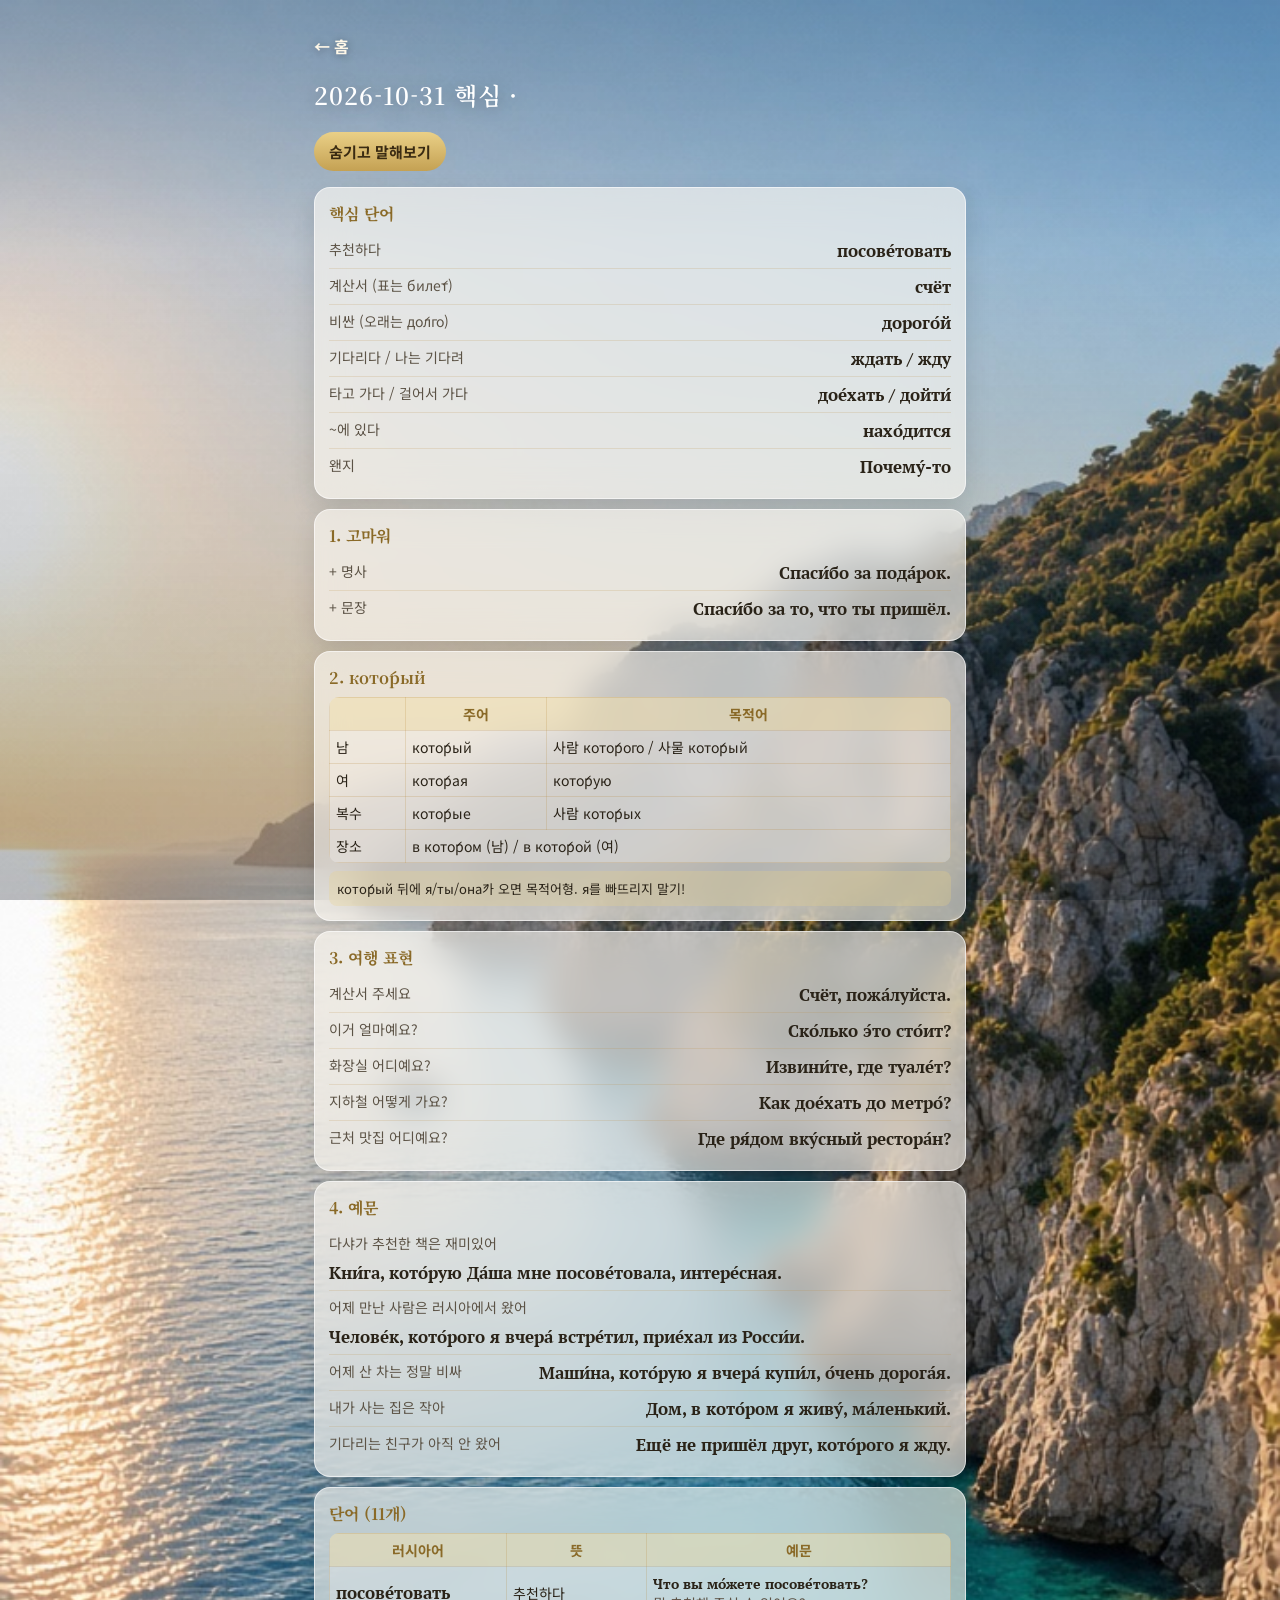
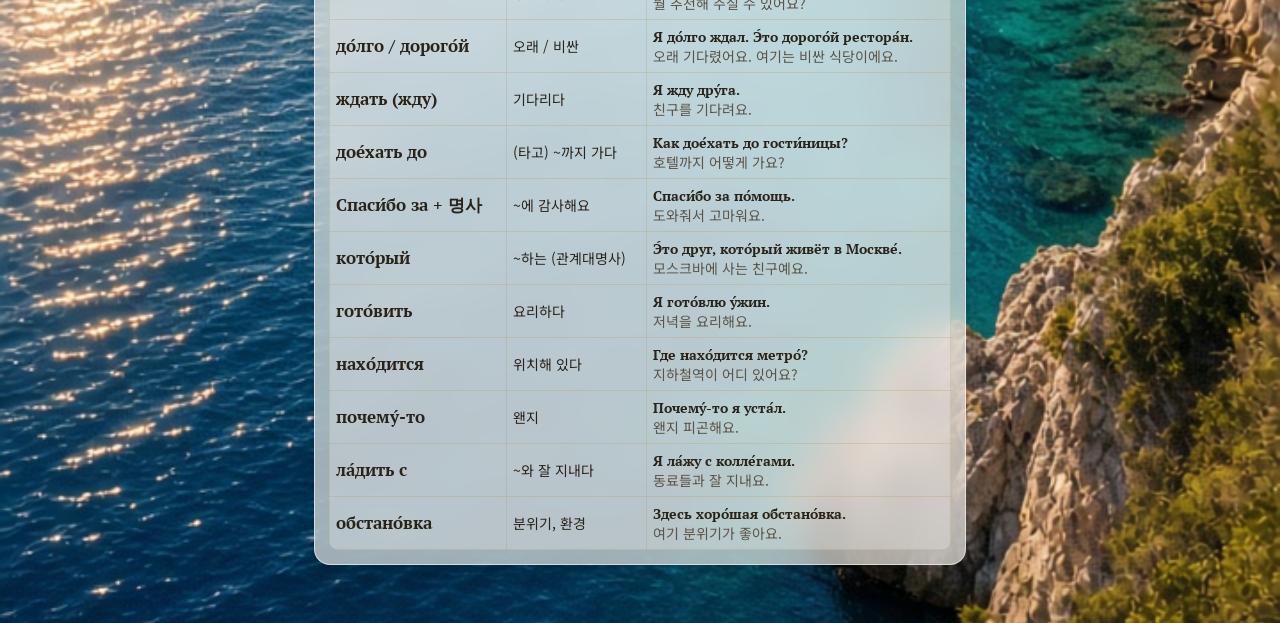
<file: review/2026-10-31.html>
<!DOCTYPE html>
<html lang="ko">
<head>
<meta charset="UTF-8">
<meta name="viewport" content="width=device-width, initial-scale=1.0">
<link rel="manifest" href="../manifest.webmanifest">
<meta name="theme-color" content="#12344A">
<link rel="icon" href="../favicon.ico" sizes="any">
<link rel="icon" type="image/png" sizes="32x32" href="../favicon-32.png">
<link rel="apple-touch-icon" sizes="180x180" href="../apple-touch-icon.png">
<meta name="apple-mobile-web-app-capable" content="yes">
<meta name="apple-mobile-web-app-status-bar-style" content="black">
<meta name="apple-mobile-web-app-title" content="글렙 공부">
<title>글렙의 러시아어 공부</title>
<link rel="preconnect" href="https://fonts.googleapis.com">
<link rel="preconnect" href="https://fonts.gstatic.com" crossorigin>
<link href="https://fonts.googleapis.com/css2?family=Playfair+Display:ital,wght@0,500;1,400&family=Noto+Serif+KR:wght@500;600&family=Noto+Sans+KR:wght@400;500;700&family=PT+Serif:ital,wght@0,400;0,700;1,400&display=swap" rel="stylesheet">
<link rel="stylesheet" href="../styles.css">
</head>
<body class="lesson">
<div class="wrap">
<a class="back" href="../index.html">← 홈</a>
<h1 style="display:flex;flex-wrap:wrap;align-items:center;gap:8px">2026-10-31 핵심 · </h1>
<div class="bar"><button id="q">숨기고 말해보기</button></div>

<section class="card"><h3>핵심 단어</h3>
<div class="r"><span class="ko">추천하다</span><span class="ru">посове́товать</span></div>
<div class="r"><span class="ko">계산서 (표는 биле́т)</span><span class="ru">счёт</span></div>
<div class="r"><span class="ko">비싼 (오래는 до́лго)</span><span class="ru">дорого́й</span></div>
<div class="r"><span class="ko">기다리다 / 나는 기다려</span><span class="ru">ждать / жду</span></div>
<div class="r"><span class="ko">타고 가다 / 걸어서 가다</span><span class="ru">дое́хать / дойти́</span></div>
<div class="r"><span class="ko">~에 있다</span><span class="ru">нахо́дится</span></div>
<div class="r"><span class="ko">왠지</span><span class="ru">Почему́-то</span></div>
</section>

<section class="card"><h3>1. 고마워</h3>
<div class="r"><span class="ko">+ 명사</span><span class="ru">Спаси́бо за пода́рок.</span></div>
<div class="r"><span class="ko">+ 문장</span><span class="ru">Спаси́бо за то, что ты пришёл.</span></div>
</section>

<section class="card"><h3>2. кото́рый</h3>
<table><tr><th></th><th>주어</th><th>목적어</th></tr>
<tr><td>남</td><td>кото́рый</td><td>사람 кото́рого / 사물 кото́рый</td></tr>
<tr><td>여</td><td>кото́рая</td><td>кото́рую</td></tr>
<tr><td>복수</td><td>кото́рые</td><td>사람 кото́рых</td></tr>
<tr><td>장소</td><td colspan=2>в кото́ром (남) / в кото́рой (여)</td></tr></table>
<p class="pt">кото́рый 뒤에 я/ты/она́가 오면 목적어형. я를 빠뜨리지 말기!</p>
</section>

<section class="card"><h3>3. 여행 표현</h3>
<div class="r"><span class="ko">계산서 주세요</span><span class="ru">Счёт, пожа́луйста.</span></div>
<div class="r"><span class="ko">이거 얼마예요?</span><span class="ru">Ско́лько э́то сто́ит?</span></div>
<div class="r"><span class="ko">화장실 어디예요?</span><span class="ru">Извини́те, где туале́т?</span></div>
<div class="r"><span class="ko">지하철 어떻게 가요?</span><span class="ru">Как дое́хать до метро́?</span></div>
<div class="r"><span class="ko">근처 맛집 어디예요?</span><span class="ru">Где ря́дом вку́сный рестора́н?</span></div>
</section>

<section class="card"><h3>4. 예문</h3>
<div class="r"><span class="ko">다샤가 추천한 책은 재미있어</span><span class="ru">Кни́га, кото́рую Да́ша мне посове́товала, интере́сная.</span></div>
<div class="r"><span class="ko">어제 만난 사람은 러시아에서 왔어</span><span class="ru">Челове́к, кото́рого я вчера́ встре́тил, прие́хал из Росси́и.</span></div>
<div class="r"><span class="ko">어제 산 차는 정말 비싸</span><span class="ru">Маши́на, кото́рую я вчера́ купи́л, о́чень дорога́я.</span></div>
<div class="r"><span class="ko">내가 사는 집은 작아</span><span class="ru">Дом, в кото́ром я живу́, ма́ленький.</span></div>
<div class="r"><span class="ko">기다리는 친구가 아직 안 왔어</span><span class="ru">Ещё не пришёл друг, кото́рого я жду.</span></div>
</section>
<section class="card" id="words"><h3>단어 (11개)</h3><table><tr><th>러시아어</th><th>뜻</th><th>예문</th></tr><tr><td><span class="ru">посове́товать</span></td><td>추천하다</td><td><span class="ru" style="font-size:14px">Что вы мо́жете посове́товать?</span><div class="ko">뭘 추천해 주실 수 있어요?</div></td></tr><tr><td><span class="ru">до́лго / дорого́й</span></td><td>오래 / 비싼</td><td><span class="ru" style="font-size:14px">Я до́лго ждал. Э́то дорого́й рестора́н.</span><div class="ko">오래 기다렸어요. 여기는 비싼 식당이에요.</div></td></tr><tr><td><span class="ru">ждать (жду)</span></td><td>기다리다</td><td><span class="ru" style="font-size:14px">Я жду дру́га.</span><div class="ko">친구를 기다려요.</div></td></tr><tr><td><span class="ru">дое́хать до</span></td><td>(타고) ~까지 가다</td><td><span class="ru" style="font-size:14px">Как дое́хать до гости́ницы?</span><div class="ko">호텔까지 어떻게 가요?</div></td></tr><tr><td><span class="ru">Спаси́бо за + 명사</span></td><td>~에 감사해요</td><td><span class="ru" style="font-size:14px">Спаси́бо за по́мощь.</span><div class="ko">도와줘서 고마워요.</div></td></tr><tr><td><span class="ru">кото́рый</span></td><td>~하는 (관계대명사)</td><td><span class="ru" style="font-size:14px">Э́то друг, кото́рый живёт в Москве́.</span><div class="ko">모스크바에 사는 친구예요.</div></td></tr><tr><td><span class="ru">гото́вить</span></td><td>요리하다</td><td><span class="ru" style="font-size:14px">Я гото́влю у́жин.</span><div class="ko">저녁을 요리해요.</div></td></tr><tr><td><span class="ru">нахо́дится</span></td><td>위치해 있다</td><td><span class="ru" style="font-size:14px">Где нахо́дится метро́?</span><div class="ko">지하철역이 어디 있어요?</div></td></tr><tr><td><span class="ru">почему́-то</span></td><td>왠지</td><td><span class="ru" style="font-size:14px">Почему́-то я уста́л.</span><div class="ko">왠지 피곤해요.</div></td></tr><tr><td><span class="ru">ла́дить с</span></td><td>~와 잘 지내다</td><td><span class="ru" style="font-size:14px">Я ла́жу с колле́гами.</span><div class="ko">동료들과 잘 지내요.</div></td></tr><tr><td><span class="ru">обстано́вка</span></td><td>분위기, 환경</td><td><span class="ru" style="font-size:14px">Здесь хоро́шая обстано́вка.</span><div class="ko">여기 분위기가 좋아요.</div></td></tr></table></section>

</div>
<script>
const b=document.getElementById('q');b.onclick=()=>{const on=document.body.classList.toggle('quiz');b.textContent=on?'모두 보기':'숨기고 말해보기';document.querySelectorAll('.ru').forEach(e=>e.classList.remove('show'))};
document.querySelectorAll('.ru').forEach(e=>e.onclick=()=>e.classList.toggle('show'));
</script>
<script>
if ("serviceWorker" in navigator) {
  var manifest = document.querySelector('link[rel="manifest"]');
  if (manifest) navigator.serviceWorker.register(new URL("sw.js", manifest.href));
}
</script>
</body>
</html>
</file>
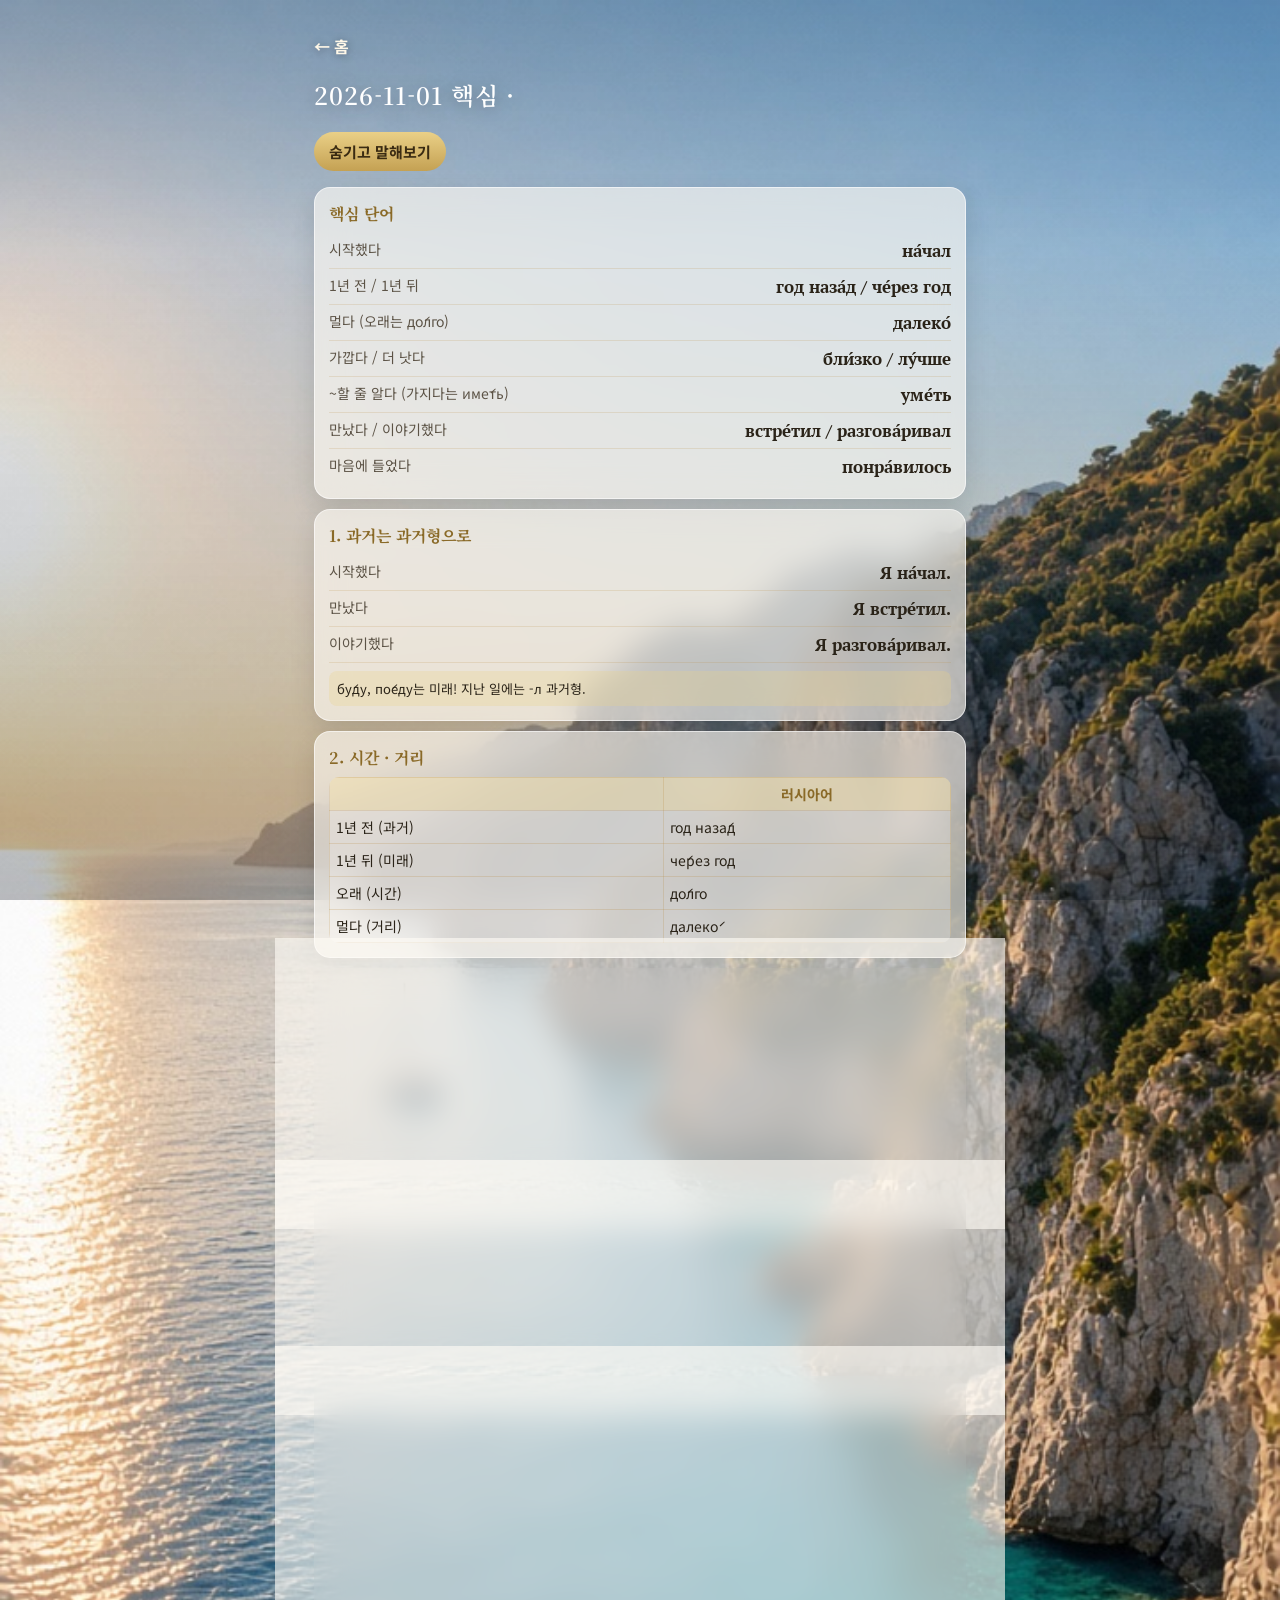
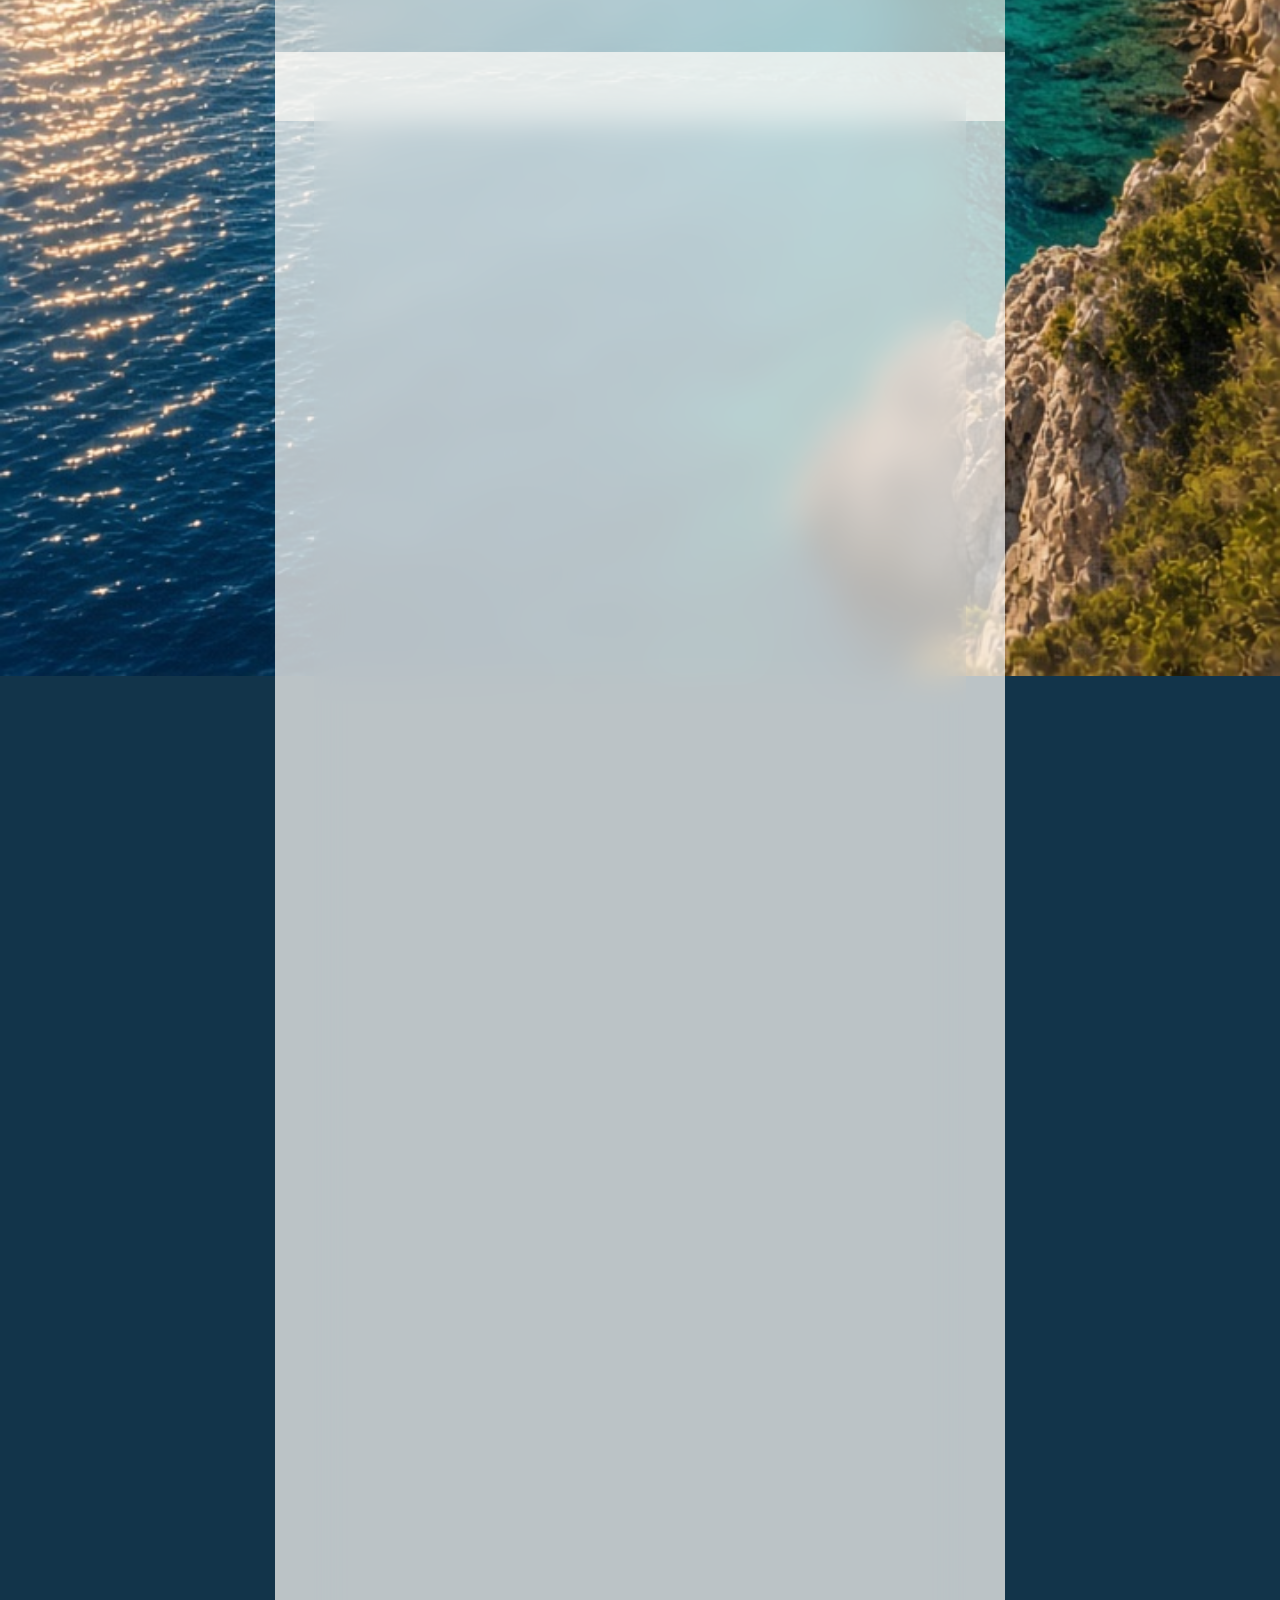
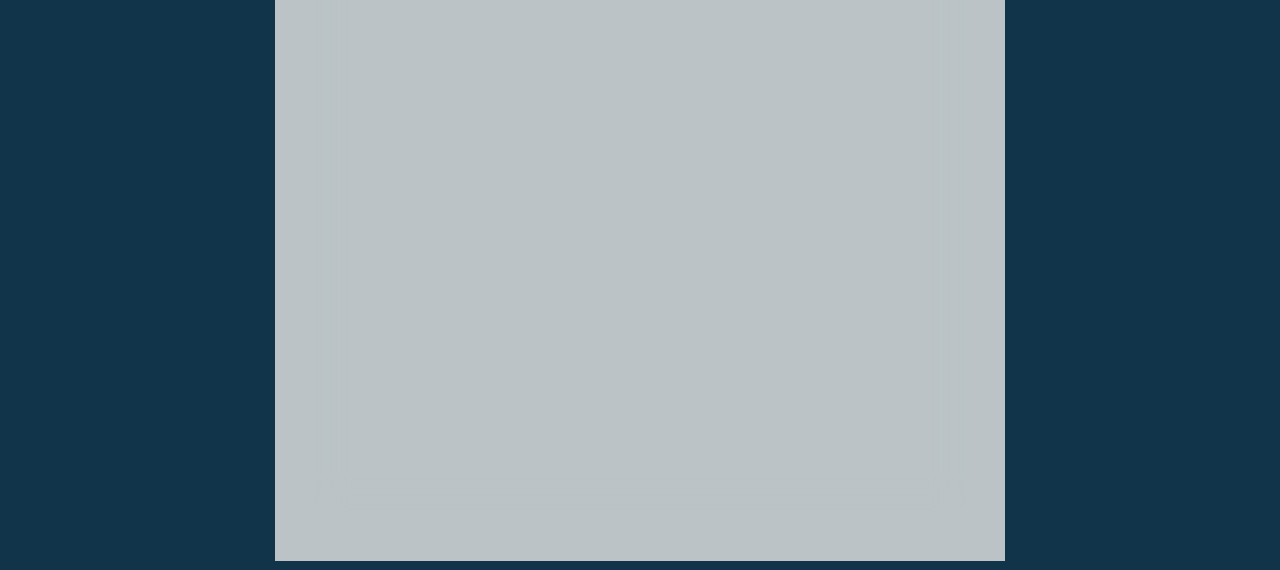
<file: review/2026-11-01.html>
<!DOCTYPE html>
<html lang="ko">
<head>
<meta charset="UTF-8">
<meta name="viewport" content="width=device-width, initial-scale=1.0">
<link rel="manifest" href="../manifest.webmanifest">
<meta name="theme-color" content="#12344A">
<link rel="icon" href="../favicon.ico" sizes="any">
<link rel="icon" type="image/png" sizes="32x32" href="../favicon-32.png">
<link rel="apple-touch-icon" sizes="180x180" href="../apple-touch-icon.png">
<meta name="apple-mobile-web-app-capable" content="yes">
<meta name="apple-mobile-web-app-status-bar-style" content="black">
<meta name="apple-mobile-web-app-title" content="글렙 공부">
<title>글렙의 러시아어 공부</title>
<link rel="preconnect" href="https://fonts.googleapis.com">
<link rel="preconnect" href="https://fonts.gstatic.com" crossorigin>
<link href="https://fonts.googleapis.com/css2?family=Playfair+Display:ital,wght@0,500;1,400&family=Noto+Serif+KR:wght@500;600&family=Noto+Sans+KR:wght@400;500;700&family=PT+Serif:ital,wght@0,400;0,700;1,400&display=swap" rel="stylesheet">
<link rel="stylesheet" href="../styles.css">
</head>
<body class="lesson">
<div class="wrap">
<a class="back" href="../index.html">← 홈</a>
<h1 style="display:flex;flex-wrap:wrap;align-items:center;gap:8px">2026-11-01 핵심 · </h1>
<div class="bar"><button id="q">숨기고 말해보기</button></div>

<section class="card"><h3>핵심 단어</h3>
<div class="r"><span class="ko">시작했다</span><span class="ru">на́чал</span></div>
<div class="r"><span class="ko">1년 전 / 1년 뒤</span><span class="ru">год наза́д / че́рез год</span></div>
<div class="r"><span class="ko">멀다 (오래는 до́лго)</span><span class="ru">далеко́</span></div>
<div class="r"><span class="ko">가깝다 / 더 낫다</span><span class="ru">бли́зко / лу́чше</span></div>
<div class="r"><span class="ko">~할 줄 알다 (가지다는 име́ть)</span><span class="ru">уме́ть</span></div>
<div class="r"><span class="ko">만났다 / 이야기했다</span><span class="ru">встре́тил / разгова́ривал</span></div>
<div class="r"><span class="ko">마음에 들었다</span><span class="ru">понра́вилось</span></div>
</section>

<section class="card"><h3>1. 과거는 과거형으로</h3>
<div class="r"><span class="ko">시작했다</span><span class="ru">Я на́чал.</span></div>
<div class="r"><span class="ko">만났다</span><span class="ru">Я встре́тил.</span></div>
<div class="r"><span class="ko">이야기했다</span><span class="ru">Я разгова́ривал.</span></div>
<p class="pt">бу́ду, по́еду는 미래! 지난 일에는 -л 과거형.</p>
</section>

<section class="card"><h3>2. 시간 · 거리</h3>
<table><tr><th></th><th>러시아어</th></tr>
<tr><td>1년 전 (과거)</td><td>год наза́д</td></tr>
<tr><td>1년 뒤 (미래)</td><td>че́рез год</td></tr>
<tr><td>오래 (시간)</td><td>до́лго</td></tr>
<tr><td>멀다 (거리)</td><td>далеко́</td></tr></table>
</section>

<section class="card"><h3>3. 숫자 · с 뒤 형태</h3>
<div class="r"><span class="ko">직원 다섯 명</span><span class="ru">пять сотру́дников</span></div>
<div class="r"><span class="ko">직원들과</span><span class="ru">с сотру́дниками</span></div>
<div class="r"><span class="ko">일본 사람과</span><span class="ru">с япо́нцем</span></div>
<p class="pt">5 이상 숫자 뒤 = 복수 생격, с 뒤 = 조격.</p>
</section>

<section class="card"><h3>4. 나라 이름 vs 형용사</h3>
<div class="r"><span class="ko">일본 / 일본에서</span><span class="ru">Япо́ния / в Япо́нии</span></div>
<div class="r"><span class="ko">중국 / 중국에서</span><span class="ru">Кита́й / в Кита́е</span></div>
<p class="pt">япо́нский, кита́йский는 '일본의, 중국의' (형용사).</p>
</section>

<section class="card"><h3>5. 예문</h3>
<div class="r"><span class="ko">1년 전에 이 사업을 시작했어</span><span class="ru">Я на́чал э́тот би́знес год наза́д.</span></div>
<div class="r"><span class="ko">러시아는 아주 멀어서 팔기 어려워</span><span class="ru">По-мо́ему, тру́дно продава́ть в Росси́ю, потому́ что э́то о́чень далеко́.</span></div>
<div class="r"><span class="ko">그래서 아시아의 가까운 나라들이 더 나아</span><span class="ru">Поэ́тому лу́чше бли́зкие стра́ны в А́зии.</span></div>
<div class="r"><span class="ko">나는 골프 칠 줄 몰라</span><span class="ru">Я не уме́ю игра́ть в гольф.</span></div>
<div class="r"><span class="ko">누나의 지인을 만나서 일본 사람과 이야기했어</span><span class="ru">Я встре́тил знако́мого сестры́ и разгова́ривал с япо́нцем.</span></div>
</section>
<section class="card" id="words"><h3>단어 (33개)</h3><table><tr><th>러시아어</th><th>뜻</th><th>예문</th></tr><tr><td><span class="ru">клие́нт</span></td><td>고객</td><td><span class="ru" style="font-size:14px">Пока́ все клие́нты из Коре́и.</span><div class="ko">아직은 고객이 모두 한국에서 와요.</div></td></tr><tr><td><span class="ru">пока́</span></td><td>아직은, 당분간 (헤어질 때: 안녕)</td><td><span class="ru" style="font-size:14px">Пока́ все клие́нты из Коре́и.</span><div class="ko">아직은 고객이 모두 한국에서 와요.</div></td></tr><tr><td><span class="ru">нача́ть / на́чал</span></td><td>시작하다 / 시작했다</td><td><span class="ru" style="font-size:14px">Я на́чал э́тот би́знес год наза́д.</span><div class="ko">1년 전에 이 사업을 시작했어요.</div></td></tr><tr><td><span class="ru">год наза́д / че́рез год</span></td><td>1년 전 / 1년 뒤</td><td><span class="ru" style="font-size:14px">Год наза́д я на́чал би́знес. Че́рез год я пое́ду в Росси́ю.</span><div class="ko">1년 전에 사업을 시작했어요. 1년 뒤에 러시아에 갈 거예요.</div></td></tr><tr><td><span class="ru">ско́ро</span></td><td>곧</td><td><span class="ru" style="font-size:14px">Ско́ро бу́дут клие́нты из други́х стран.</span><div class="ko">곧 다른 나라 고객도 생길 거예요.</div></td></tr><tr><td><span class="ru">по-мо́ему</span></td><td>내 생각엔</td><td><span class="ru" style="font-size:14px">По-мо́ему, тру́дно продава́ть в Росси́ю.</span><div class="ko">내 생각엔 러시아에 팔기는 어려워요.</div></td></tr><tr><td><span class="ru">далеко́</span></td><td>멀다, 멀리</td><td><span class="ru" style="font-size:14px">Росси́я о́чень далеко́.</span><div class="ko">러시아는 아주 멀어요.</div></td></tr><tr><td><span class="ru">бли́зко</span></td><td>가깝다, 가까이</td><td><span class="ru" style="font-size:14px">Япо́ния бли́зко.</span><div class="ko">일본은 가까워요.</div></td></tr><tr><td><span class="ru">лу́чше</span></td><td>더 낫다, 더 잘</td><td><span class="ru" style="font-size:14px">Лу́чше продава́ть в Япо́нию.</span><div class="ko">일본에 파는 게 더 나아요.</div></td></tr><tr><td><span class="ru">куда́ / где / туда́ / сюда́</span></td><td>어디로 / 어디에 / 거기로 / 여기로</td><td><span class="ru" style="font-size:14px">Куда́ ты е́дешь? — Туда́. Где ты живёшь?</span><div class="ko">어디로 가? — 저기로. 어디 살아?</div></td></tr><tr><td><span class="ru">хоте́ть</span></td><td>원하다 (불규칙)</td><td><span class="ru" style="font-size:14px">Я хочу́ продава́ть в А́зию.</span><div class="ko">아시아에 팔고 싶어요.</div></td></tr><tr><td><span class="ru">е́здить / е́хать · ходи́ть / идти́</span></td><td>(타고) 다니다 / 가다 · (걸어서) 다니다 / 가다</td><td><span class="ru" style="font-size:14px">Я ча́сто е́зжу в Япо́нию. Сейча́с я иду́ домо́й.</span><div class="ko">일본에 자주 가요. 지금 집에 걸어가고 있어요.</div></td></tr><tr><td><span class="ru">наприме́р</span></td><td>예를 들면</td><td><span class="ru" style="font-size:14px">Я был в А́зии, наприме́р, в Япо́нии.</span><div class="ko">아시아에 가 봤어요, 예를 들면 일본이요.</div></td></tr><tr><td><span class="ru">Япо́ния / в Япо́нии</span></td><td>일본 / 일본에서</td><td><span class="ru" style="font-size:14px">Я был в Япо́нии.</span><div class="ko">일본에 가 봤어요.</div></td></tr><tr><td><span class="ru">Кита́й / в Кита́е</span></td><td>중국 / 중국에서</td><td><span class="ru" style="font-size:14px">Я был в Кита́е.</span><div class="ko">중국에 가 봤어요.</div></td></tr><tr><td><span class="ru">понра́виться</span></td><td>마음에 들다</td><td><span class="ru" style="font-size:14px">Мне понра́вилась Япо́ния.</span><div class="ko">일본이 마음에 들었어요.</div></td></tr><tr><td><span class="ru">игра́ть в + 경기</span></td><td>(경기·게임을) 하다</td><td><span class="ru" style="font-size:14px">Во что ты игра́л? — Я игра́л в футбо́л.</span><div class="ko">뭐 하고 놀았어? — 축구 했어.</div></td></tr><tr><td><span class="ru">уме́ть</span></td><td>~할 줄 알다</td><td><span class="ru" style="font-size:14px">Я не уме́ю игра́ть в гольф.</span><div class="ko">골프 칠 줄 몰라요.</div></td></tr><tr><td><span class="ru">встре́тить</span></td><td>만나다</td><td><span class="ru" style="font-size:14px">Я встре́тил знако́мого сестры́.</span><div class="ko">누나의 지인을 만났어요.</div></td></tr><tr><td><span class="ru">знако́мый</span></td><td>지인, 아는 사람</td><td><span class="ru" style="font-size:14px">Он знако́мый сестры́.</span><div class="ko">그는 누나의 지인이에요.</div></td></tr><tr><td><span class="ru">разгова́ривать с</span></td><td>~와 이야기하다</td><td><span class="ru" style="font-size:14px">Я разгова́ривал с япо́нцем.</span><div class="ko">일본 사람과 이야기했어요.</div></td></tr><tr><td><span class="ru">э́ти</span></td><td>이것들 (여러 개)</td><td><span class="ru" style="font-size:14px">Э́ти маши́ны о́чень больши́е.</span><div class="ko">이 기계들은 아주 커요.</div></td></tr><tr><td><span class="ru">собра́ние</span></td><td>회의</td><td><span class="ru" style="font-size:14px">У меня́ собра́ние с сотру́дниками.</span><div class="ko">직원들과 회의가 있어요.</div></td></tr><tr><td><span class="ru">до́рого</span></td><td>비싸다</td><td><span class="ru" style="font-size:14px">Э́то о́чень до́рого.</span><div class="ko">이건 아주 비싸요.</div></td></tr><tr><td><span class="ru">миллио́н</span></td><td>백만</td><td><span class="ru" style="font-size:14px">сто миллио́нов вон</span><div class="ko">1억 원</div></td></tr><tr><td><span class="ru">ты́сяча</span></td><td>천</td><td><span class="ru" style="font-size:14px">де́сять ты́сяч, сто ты́сяч</span><div class="ko">1만, 10만</div></td></tr><tr><td><span class="ru">рубль</span></td><td>루블 (러시아 돈)</td><td><span class="ru" style="font-size:14px">1 рубль, 2 рубля́, 5 рубле́й</span><div class="ko">1루블, 2루블, 5루블</div></td></tr><tr><td><span class="ru">сотру́дник</span></td><td>직원</td><td><span class="ru" style="font-size:14px">У меня́ пять сотру́дников.</span><div class="ko">직원이 다섯 명 있어요.</div></td></tr><tr><td><span class="ru">продава́ть</span></td><td>팔다 (я продаю́, вы продаёте)</td><td><span class="ru" style="font-size:14px">Вы продаёте маши́ны?</span><div class="ko">기계를 파세요?</div></td></tr><tr><td><span class="ru">в сфе́ре</span></td><td>~분야에서</td><td><span class="ru" style="font-size:14px">Я рабо́таю в сфе́ре у́мных ферм.</span><div class="ko">스마트팜 분야에서 일해요.</div></td></tr><tr><td><span class="ru">рабо́тать в + 장소</span></td><td>~에서 일하다</td><td><span class="ru" style="font-size:14px">Я рабо́таю в компа́нии.</span><div class="ko">회사에서 일해요.</div></td></tr><tr><td><span class="ru">Кем вы рабо́таете?</span></td><td>직업이 뭐예요?</td><td><span class="ru" style="font-size:14px">Кем вы рабо́таете? — Я дире́ктор.</span><div class="ko">직업이 뭐예요? — 사장이에요.</div></td></tr><tr><td><span class="ru">счёт</span></td><td>계산서 (биле́т '표'와 헷갈림)</td><td><span class="ru" style="font-size:14px">Счёт, пожа́луйста.</span><div class="ko">계산서 주세요.</div></td></tr></table></section>

</div>
<script>
const b=document.getElementById('q');b.onclick=()=>{const on=document.body.classList.toggle('quiz');b.textContent=on?'모두 보기':'숨기고 말해보기';document.querySelectorAll('.ru').forEach(e=>e.classList.remove('show'))};
document.querySelectorAll('.ru').forEach(e=>e.onclick=()=>e.classList.toggle('show'));
</script>
<script>
if ("serviceWorker" in navigator) {
  var manifest = document.querySelector('link[rel="manifest"]');
  if (manifest) navigator.serviceWorker.register(new URL("sw.js", manifest.href));
}
</script>
</body>
</html>
</file>
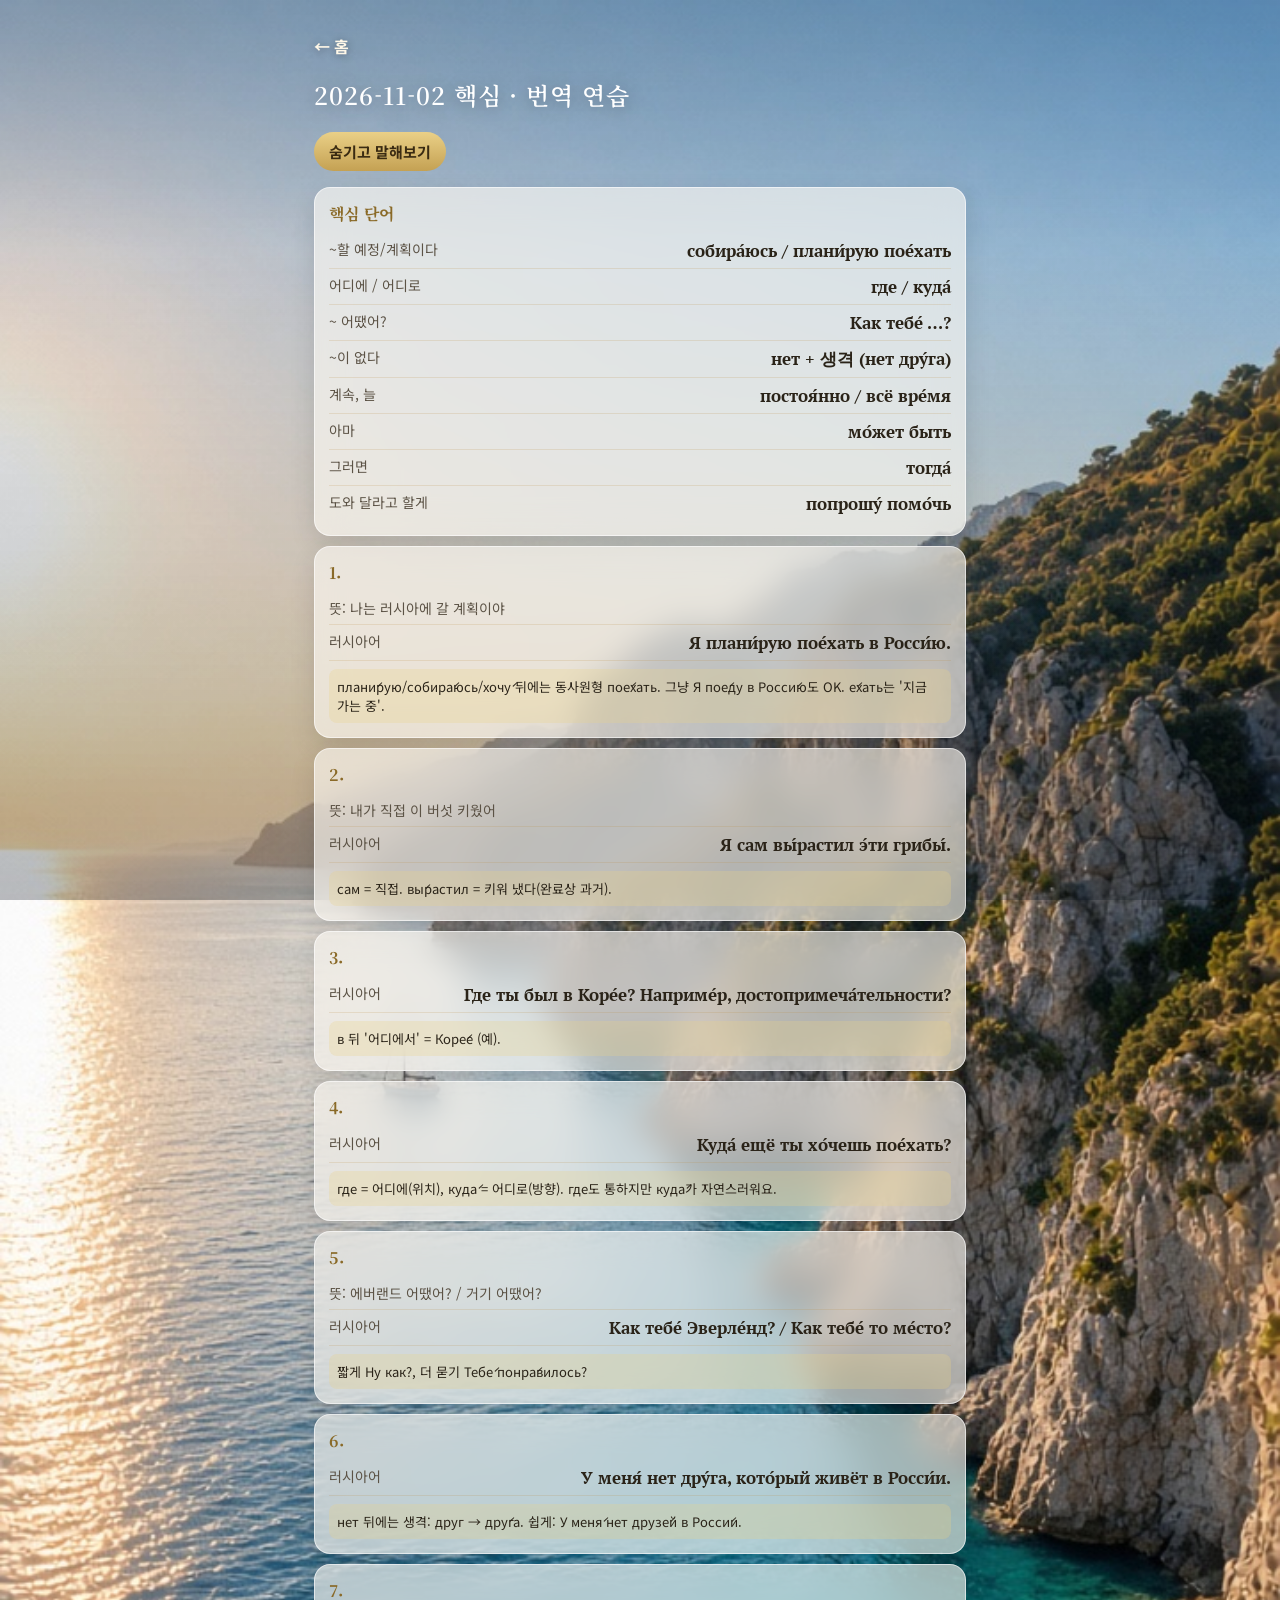
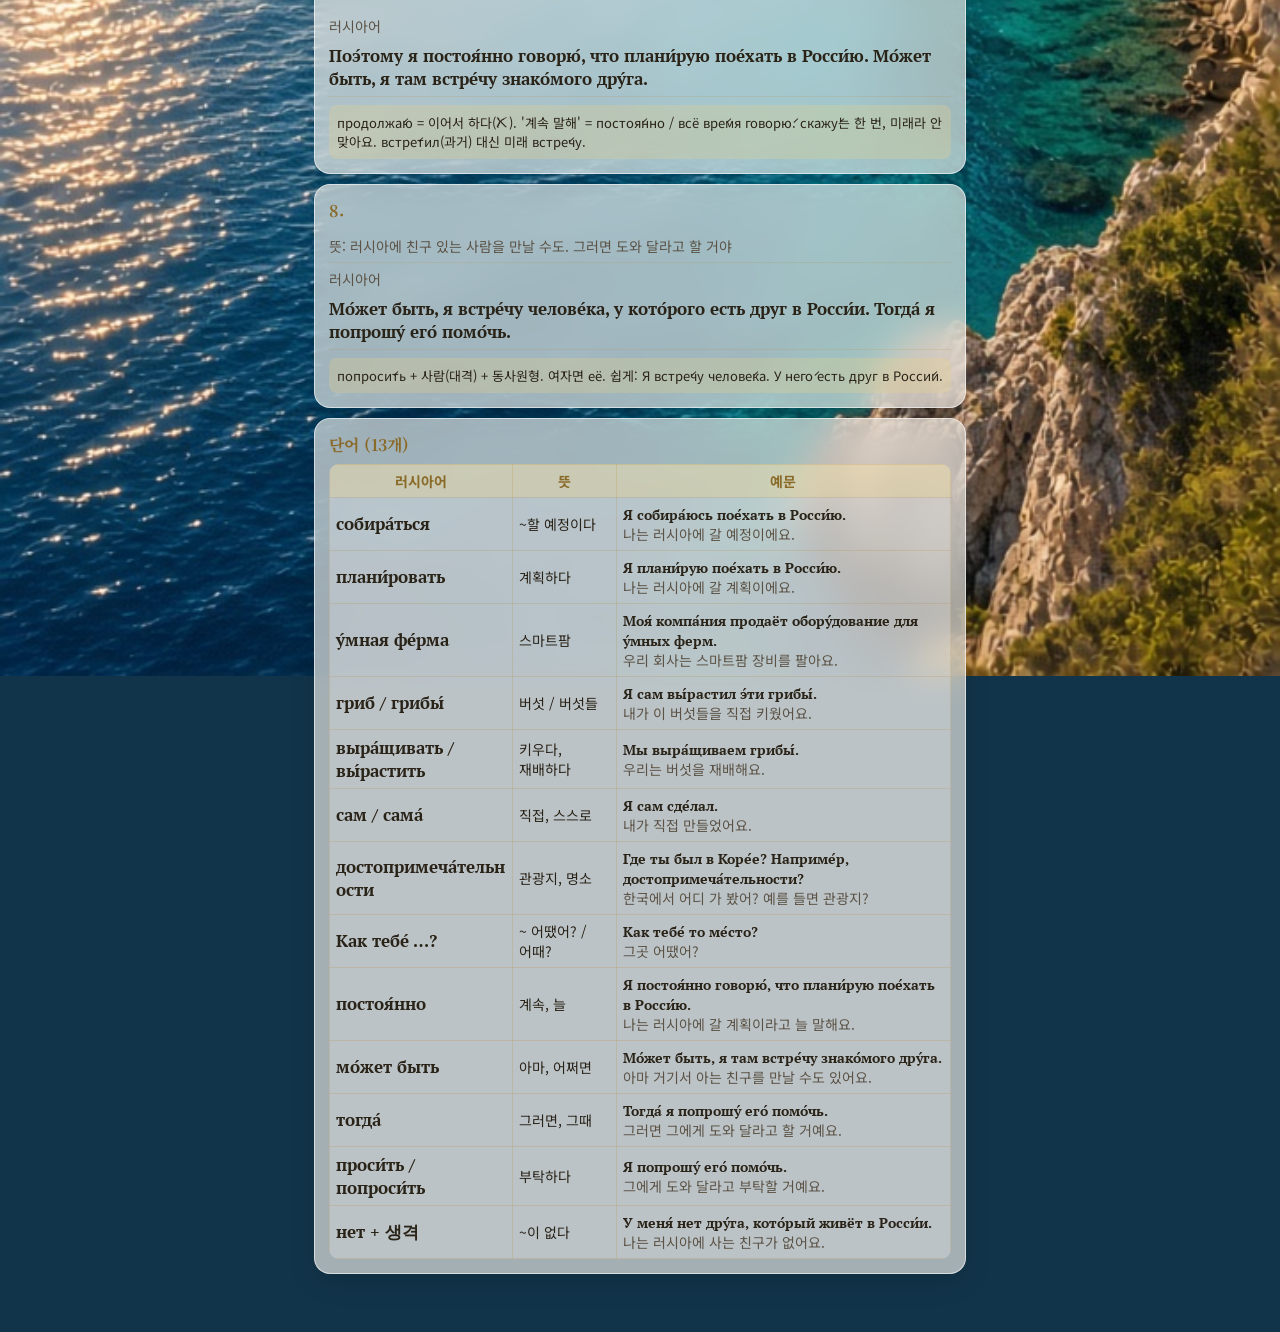
<file: review/2026-11-02.html>
<!DOCTYPE html>
<html lang="ko">
<head>
<meta charset="UTF-8">
<meta name="viewport" content="width=device-width, initial-scale=1.0">
<link rel="manifest" href="../manifest.webmanifest">
<meta name="theme-color" content="#12344A">
<link rel="icon" href="../favicon.ico" sizes="any">
<link rel="icon" type="image/png" sizes="32x32" href="../favicon-32.png">
<link rel="apple-touch-icon" sizes="180x180" href="../apple-touch-icon.png">
<meta name="apple-mobile-web-app-capable" content="yes">
<meta name="apple-mobile-web-app-status-bar-style" content="black">
<meta name="apple-mobile-web-app-title" content="글렙 공부">
<title>글렙의 러시아어 공부</title>
<link rel="preconnect" href="https://fonts.googleapis.com">
<link rel="preconnect" href="https://fonts.gstatic.com" crossorigin>
<link href="https://fonts.googleapis.com/css2?family=Playfair+Display:ital,wght@0,500;1,400&family=Noto+Serif+KR:wght@500;600&family=Noto+Sans+KR:wght@400;500;700&family=PT+Serif:ital,wght@0,400;0,700;1,400&display=swap" rel="stylesheet">
<link rel="stylesheet" href="../styles.css">
</head>
<body class="lesson">
<div class="wrap">
<a class="back" href="../index.html">← 홈</a>
<h1 style="display:flex;flex-wrap:wrap;align-items:center;gap:8px">2026-11-02 핵심 · 번역 연습</h1>
<div class="bar"><button id="q">숨기고 말해보기</button></div>

<section class="card"><h3>핵심 단어</h3><div class="r"><span class="ko">~할 예정/계획이다</span><span class="ru">собира́юсь / плани́рую пое́хать</span></div><div class="r"><span class="ko">어디에 / 어디로</span><span class="ru">где / куда́</span></div><div class="r"><span class="ko">~ 어땠어?</span><span class="ru">Как тебе́ …?</span></div><div class="r"><span class="ko">~이 없다</span><span class="ru">нет + 생격 (нет дру́га)</span></div><div class="r"><span class="ko">계속, 늘</span><span class="ru">постоя́нно / всё вре́мя</span></div><div class="r"><span class="ko">아마</span><span class="ru">мо́жет быть</span></div><div class="r"><span class="ko">그러면</span><span class="ru">тогда́</span></div><div class="r"><span class="ko">도와 달라고 할게</span><span class="ru">попрошу́ помо́чь</span></div></section><section class="card"><h3>1.</h3><div class="r"><span class="ko">뜻: 나는 러시아에 갈 계획이야</span></div><div class="r"><span class="ko">러시아어</span><span class="ru">Я плани́рую пое́хать в Росси́ю.</span></div><p class="pt">плани́рую/собира́юсь/хочу́ 뒤에는 동사원형 пое́хать. 그냥 Я пое́ду в Росси́ю도 OK. е́хать는 '지금 가는 중'.</p></section><section class="card"><h3>2.</h3><div class="r"><span class="ko">뜻: 내가 직접 이 버섯 키웠어</span></div><div class="r"><span class="ko">러시아어</span><span class="ru">Я сам вы́растил э́ти грибы́.</span></div><p class="pt">сам = 직접. вы́растил = 키워 냈다(완료상 과거).</p></section><section class="card"><h3>3.</h3><div class="r"><span class="ko">러시아어</span><span class="ru">Где ты был в Коре́е? Наприме́р, достопримеча́тельности?</span></div><p class="pt">в 뒤 '어디에서' = Коре́е (예).</p></section><section class="card"><h3>4.</h3><div class="r"><span class="ko">러시아어</span><span class="ru">Куда́ ещё ты хо́чешь пое́хать?</span></div><p class="pt">где = 어디에(위치), куда́ = 어디로(방향). где도 통하지만 куда́가 자연스러워요.</p></section><section class="card"><h3>5.</h3><div class="r"><span class="ko">뜻: 에버랜드 어땠어? / 거기 어땠어?</span></div><div class="r"><span class="ko">러시아어</span><span class="ru">Как тебе́ Эверле́нд? / Как тебе́ то ме́сто?</span></div><p class="pt">짧게 Ну как?, 더 묻기 Тебе́ понра́вилось?</p></section><section class="card"><h3>6.</h3><div class="r"><span class="ko">러시아어</span><span class="ru">У меня́ нет дру́га, кото́рый живёт в Росси́и.</span></div><p class="pt">нет 뒤에는 생격: друг → дру́га. 쉽게: У меня́ нет друзе́й в Росси́и.</p></section><section class="card"><h3>7.</h3><div class="r"><span class="ko">러시아어</span><span class="ru">Поэ́тому я постоя́нно говорю́, что плани́рую пое́хать в Росси́ю. Мо́жет быть, я там встре́чу знако́мого дру́га.</span></div><p class="pt">продолжа́ю = 이어서 하다(✗). '계속 말해' = постоя́нно / всё вре́мя говорю́. скажу́는 한 번, 미래라 안 맞아요. встре́тил(과거) 대신 미래 встре́чу.</p></section><section class="card"><h3>8.</h3><div class="r"><span class="ko">뜻: 러시아에 친구 있는 사람을 만날 수도. 그러면 도와 달라고 할 거야</span></div><div class="r"><span class="ko">러시아어</span><span class="ru">Мо́жет быть, я встре́чу челове́ка, у кото́рого есть друг в Росси́и. Тогда́ я попрошу́ его́ помо́чь.</span></div><p class="pt">попроси́ть + 사람(대격) + 동사원형. 여자면 её. 쉽게: Я встре́чу челове́ка. У него́ есть друг в Росси́и.</p></section>
<section class="card" id="words"><h3>단어 (13개)</h3><table><tr><th>러시아어</th><th>뜻</th><th>예문</th></tr><tr><td><span class="ru">собира́ться</span></td><td>~할 예정이다</td><td><span class="ru" style="font-size:14px">Я собира́юсь пое́хать в Росси́ю.</span><div class="ko">나는 러시아에 갈 예정이에요.</div></td></tr><tr><td><span class="ru">плани́ровать</span></td><td>계획하다</td><td><span class="ru" style="font-size:14px">Я плани́рую пое́хать в Росси́ю.</span><div class="ko">나는 러시아에 갈 계획이에요.</div></td></tr><tr><td><span class="ru">у́мная фе́рма</span></td><td>스마트팜</td><td><span class="ru" style="font-size:14px">Моя́ компа́ния продаёт обору́дование для у́мных ферм.</span><div class="ko">우리 회사는 스마트팜 장비를 팔아요.</div></td></tr><tr><td><span class="ru">гриб / грибы́</span></td><td>버섯 / 버섯들</td><td><span class="ru" style="font-size:14px">Я сам вы́растил э́ти грибы́.</span><div class="ko">내가 이 버섯들을 직접 키웠어요.</div></td></tr><tr><td><span class="ru">выра́щивать / вы́растить</span></td><td>키우다, 재배하다</td><td><span class="ru" style="font-size:14px">Мы выра́щиваем грибы́.</span><div class="ko">우리는 버섯을 재배해요.</div></td></tr><tr><td><span class="ru">сам / сама́</span></td><td>직접, 스스로</td><td><span class="ru" style="font-size:14px">Я сам сде́лал.</span><div class="ko">내가 직접 만들었어요.</div></td></tr><tr><td><span class="ru">достопримеча́тельности</span></td><td>관광지, 명소</td><td><span class="ru" style="font-size:14px">Где ты был в Коре́е? Наприме́р, достопримеча́тельности?</span><div class="ko">한국에서 어디 가 봤어? 예를 들면 관광지?</div></td></tr><tr><td><span class="ru">Как тебе́ …?</span></td><td>~ 어땠어? / 어때?</td><td><span class="ru" style="font-size:14px">Как тебе́ то ме́сто?</span><div class="ko">그곳 어땠어?</div></td></tr><tr><td><span class="ru">постоя́нно</span></td><td>계속, 늘</td><td><span class="ru" style="font-size:14px">Я постоя́нно говорю́, что плани́рую пое́хать в Росси́ю.</span><div class="ko">나는 러시아에 갈 계획이라고 늘 말해요.</div></td></tr><tr><td><span class="ru">мо́жет быть</span></td><td>아마, 어쩌면</td><td><span class="ru" style="font-size:14px">Мо́жет быть, я там встре́чу знако́мого дру́га.</span><div class="ko">아마 거기서 아는 친구를 만날 수도 있어요.</div></td></tr><tr><td><span class="ru">тогда́</span></td><td>그러면, 그때</td><td><span class="ru" style="font-size:14px">Тогда́ я попрошу́ его́ помо́чь.</span><div class="ko">그러면 그에게 도와 달라고 할 거예요.</div></td></tr><tr><td><span class="ru">проси́ть / попроси́ть</span></td><td>부탁하다</td><td><span class="ru" style="font-size:14px">Я попрошу́ его́ помо́чь.</span><div class="ko">그에게 도와 달라고 부탁할 거예요.</div></td></tr><tr><td><span class="ru">нет + 생격</span></td><td>~이 없다</td><td><span class="ru" style="font-size:14px">У меня́ нет дру́га, кото́рый живёт в Росси́и.</span><div class="ko">나는 러시아에 사는 친구가 없어요.</div></td></tr></table></section>

</div>
<script>
const b=document.getElementById('q');b.onclick=()=>{const on=document.body.classList.toggle('quiz');b.textContent=on?'모두 보기':'숨기고 말해보기';document.querySelectorAll('.ru').forEach(e=>e.classList.remove('show'))};
document.querySelectorAll('.ru').forEach(e=>e.onclick=()=>e.classList.toggle('show'));
</script>
<script>
if ("serviceWorker" in navigator) {
  var manifest = document.querySelector('link[rel="manifest"]');
  if (manifest) navigator.serviceWorker.register(new URL("sw.js", manifest.href));
}
</script>
</body>
</html>
</file>
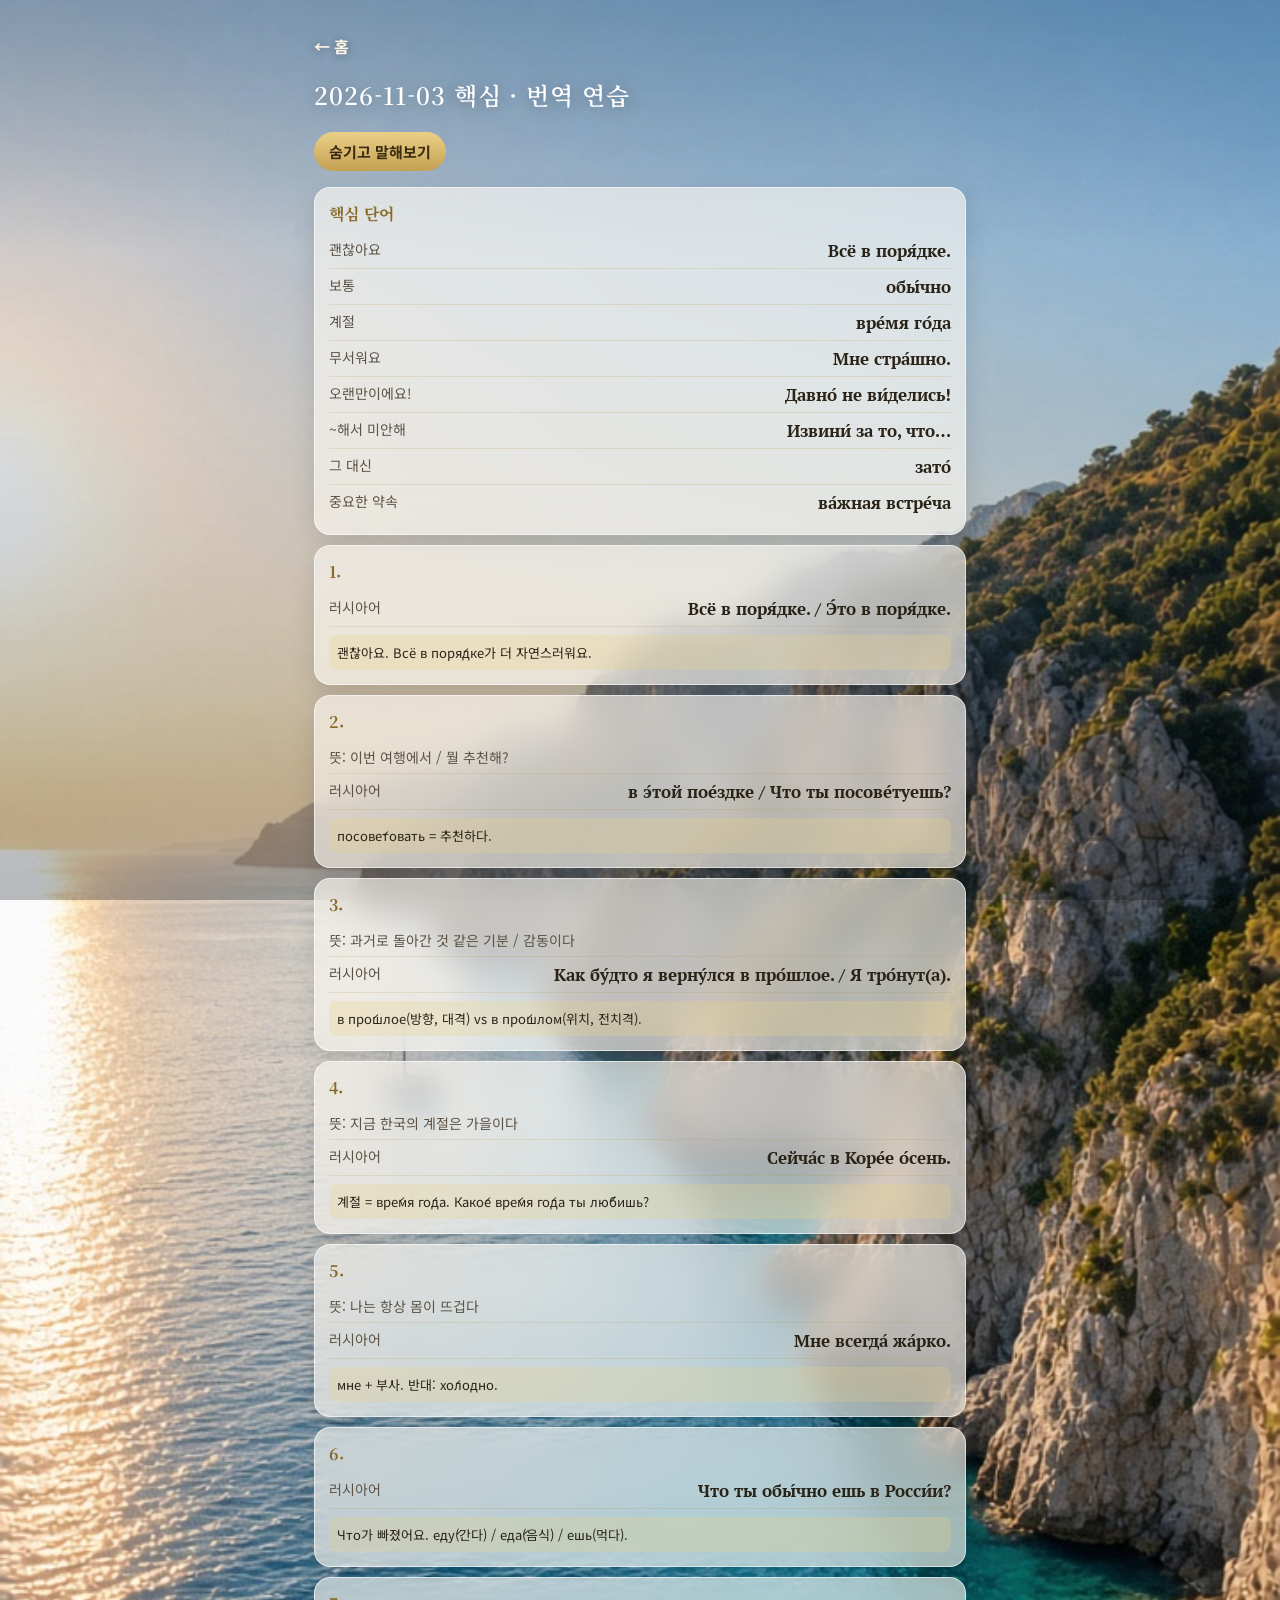
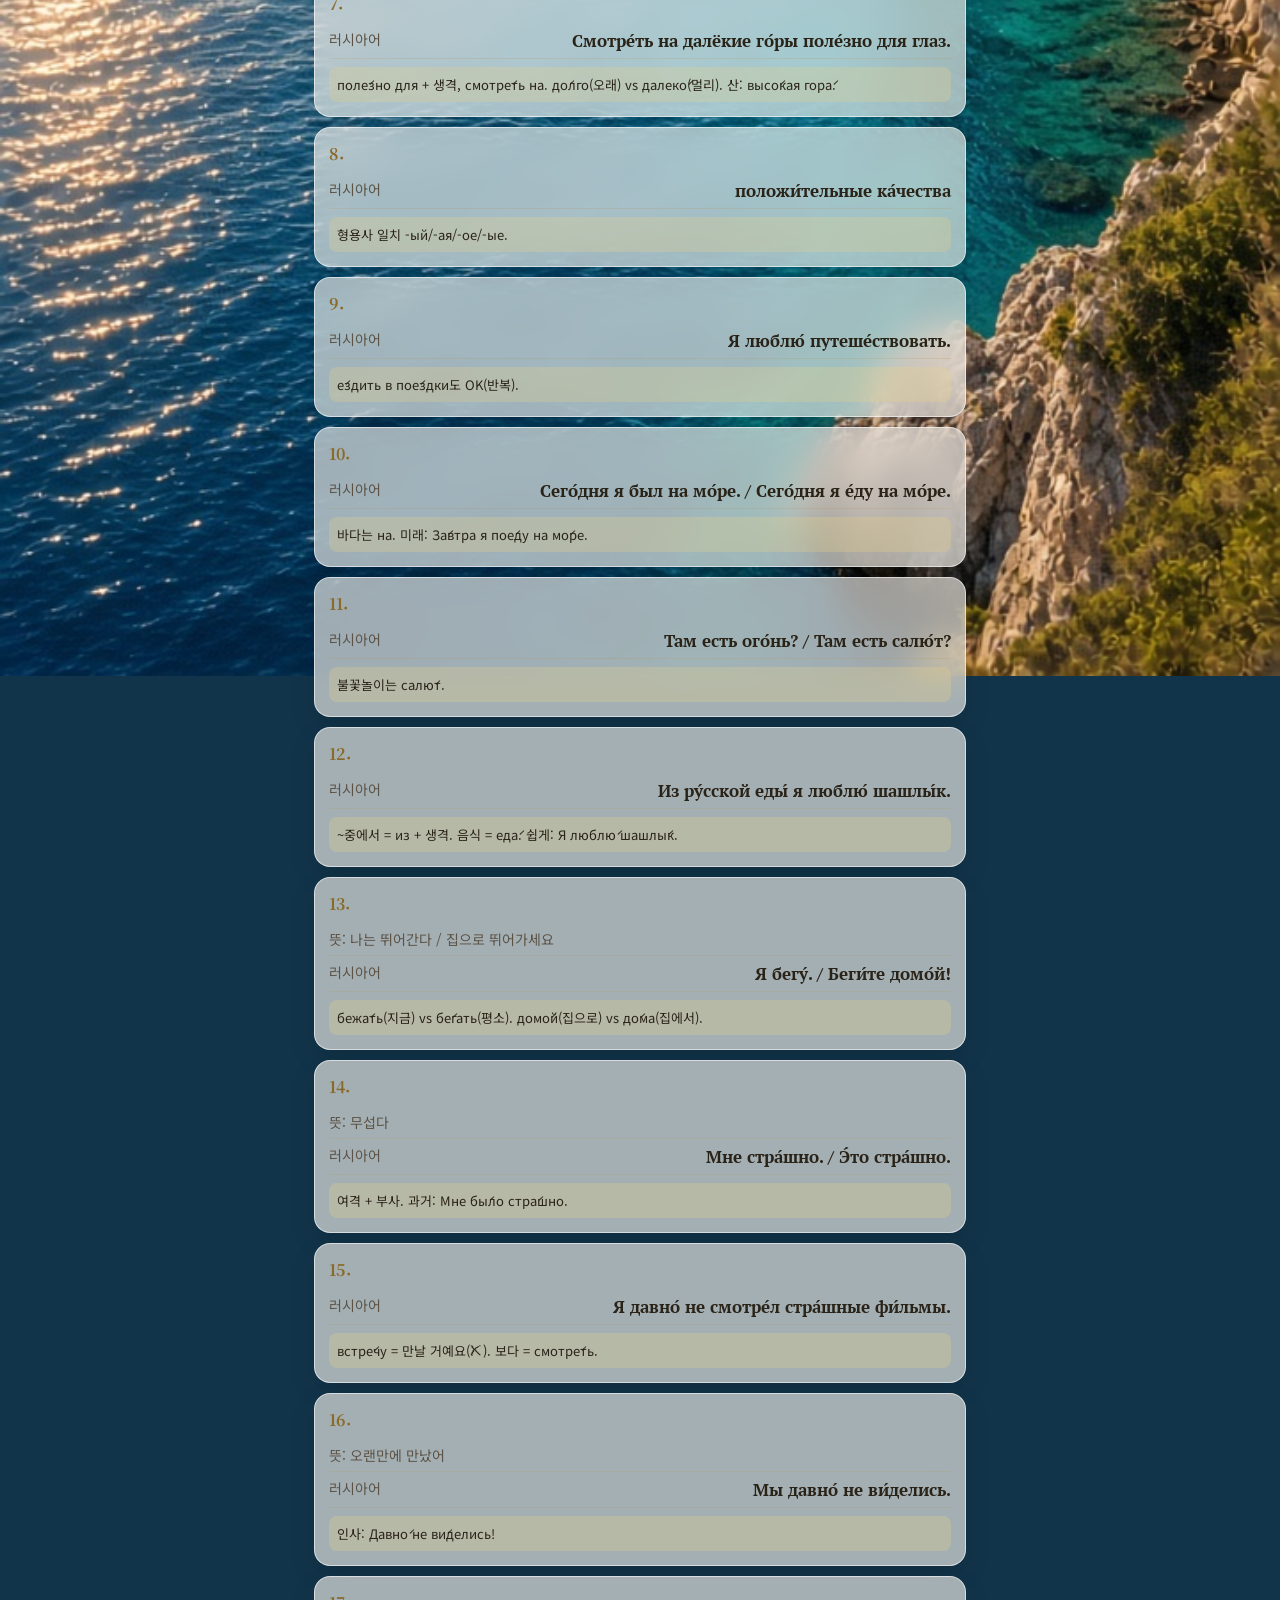
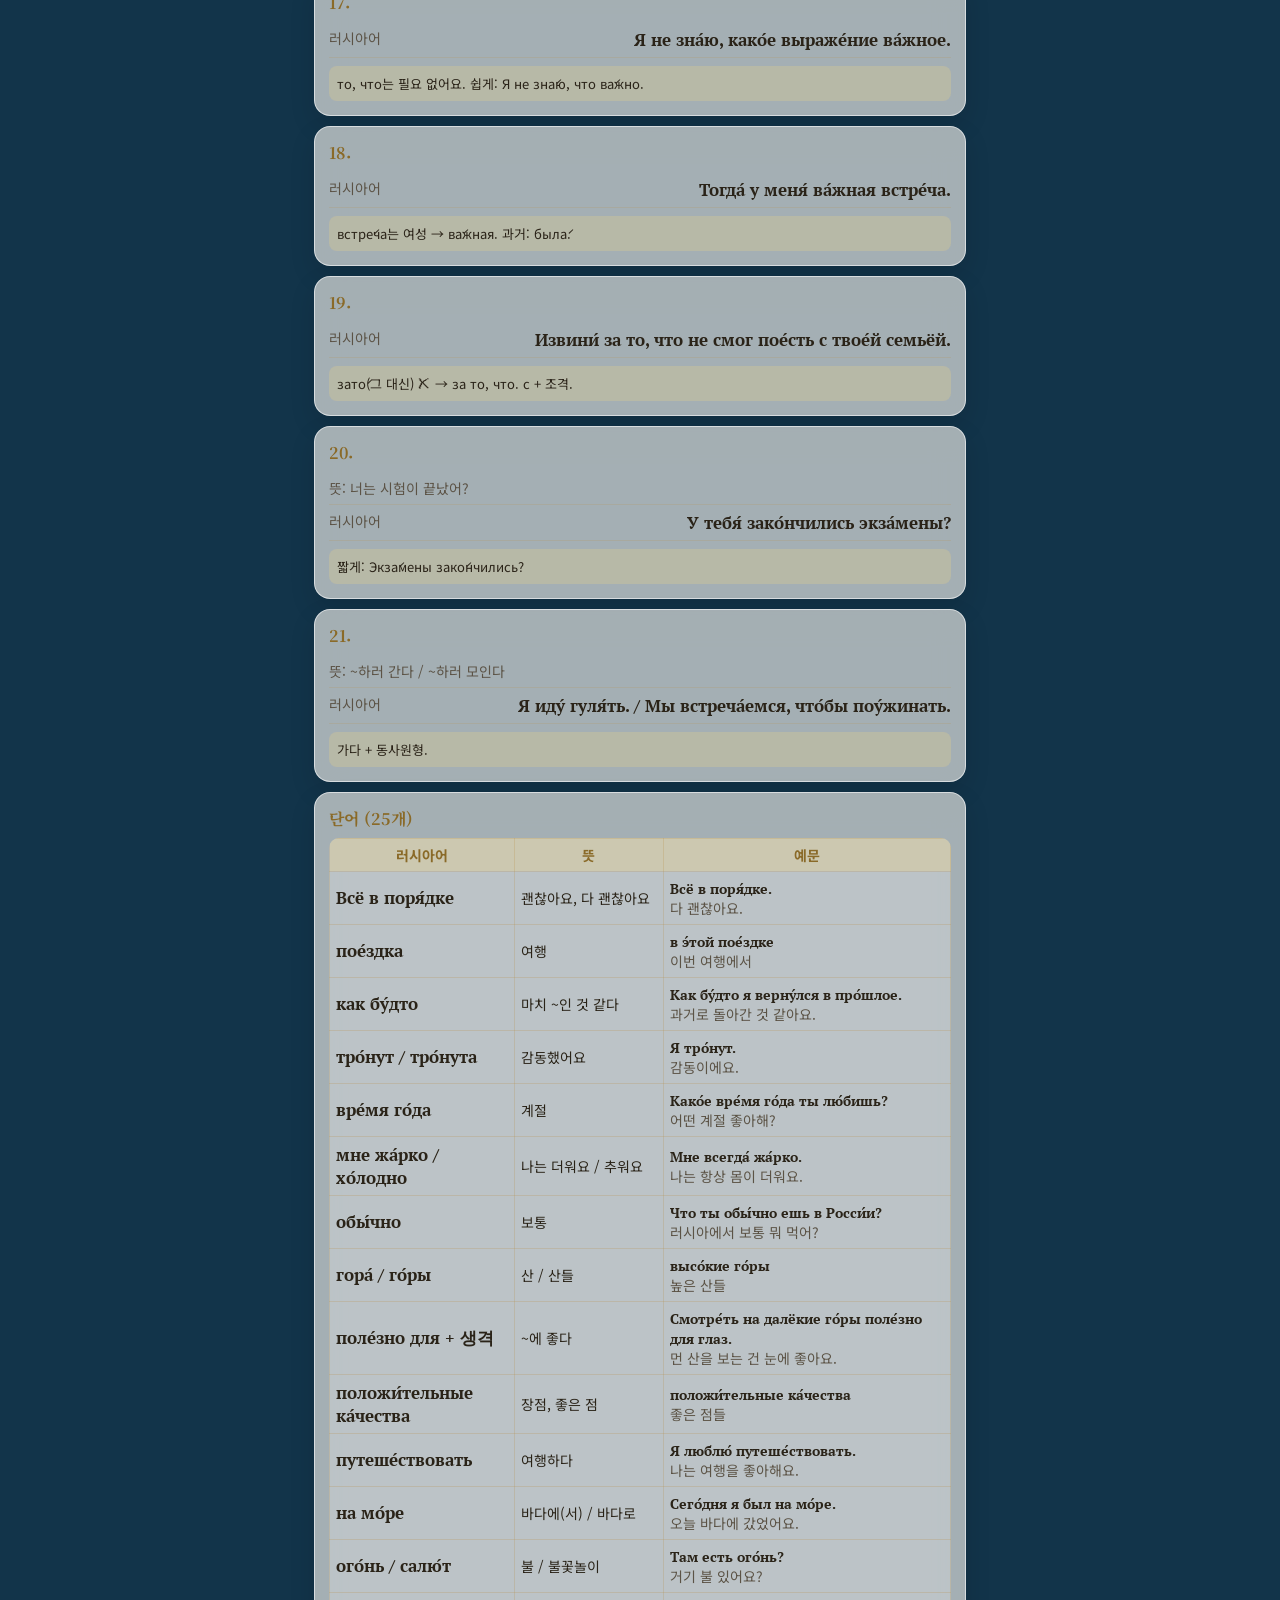
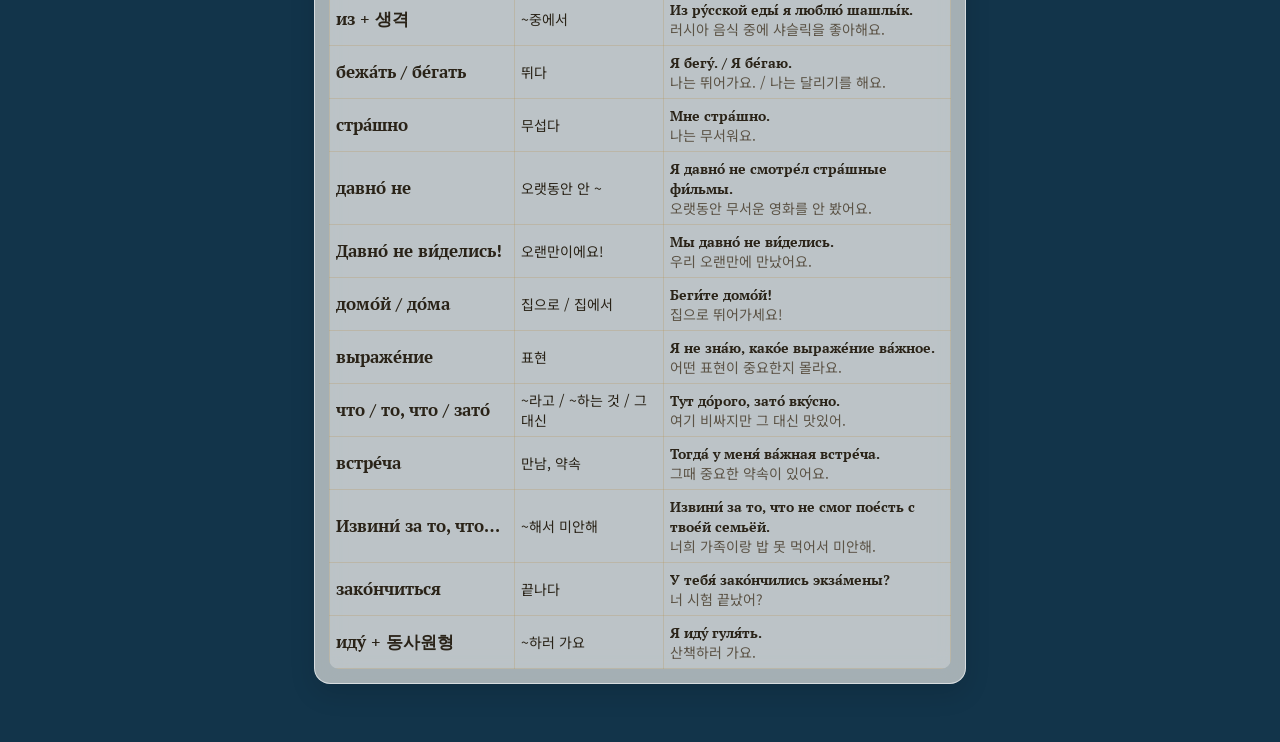
<file: review/2026-11-03.html>
<!DOCTYPE html>
<html lang="ko">
<head>
<meta charset="UTF-8">
<meta name="viewport" content="width=device-width, initial-scale=1.0">
<link rel="manifest" href="../manifest.webmanifest">
<meta name="theme-color" content="#12344A">
<link rel="icon" href="../favicon.ico" sizes="any">
<link rel="icon" type="image/png" sizes="32x32" href="../favicon-32.png">
<link rel="apple-touch-icon" sizes="180x180" href="../apple-touch-icon.png">
<meta name="apple-mobile-web-app-capable" content="yes">
<meta name="apple-mobile-web-app-status-bar-style" content="black">
<meta name="apple-mobile-web-app-title" content="글렙 공부">
<title>글렙의 러시아어 공부</title>
<link rel="preconnect" href="https://fonts.googleapis.com">
<link rel="preconnect" href="https://fonts.gstatic.com" crossorigin>
<link href="https://fonts.googleapis.com/css2?family=Playfair+Display:ital,wght@0,500;1,400&family=Noto+Serif+KR:wght@500;600&family=Noto+Sans+KR:wght@400;500;700&family=PT+Serif:ital,wght@0,400;0,700;1,400&display=swap" rel="stylesheet">
<link rel="stylesheet" href="../styles.css">
</head>
<body class="lesson">
<div class="wrap">
<a class="back" href="../index.html">← 홈</a>
<h1 style="display:flex;flex-wrap:wrap;align-items:center;gap:8px">2026-11-03 핵심 · 번역 연습</h1>
<div class="bar"><button id="q">숨기고 말해보기</button></div>

<section class="card"><h3>핵심 단어</h3><div class="r"><span class="ko">괜찮아요</span><span class="ru">Всё в поря́дке.</span></div><div class="r"><span class="ko">보통</span><span class="ru">обы́чно</span></div><div class="r"><span class="ko">계절</span><span class="ru">вре́мя го́да</span></div><div class="r"><span class="ko">무서워요</span><span class="ru">Мне стра́шно.</span></div><div class="r"><span class="ko">오랜만이에요!</span><span class="ru">Давно́ не ви́делись!</span></div><div class="r"><span class="ko">~해서 미안해</span><span class="ru">Извини́ за то, что…</span></div><div class="r"><span class="ko">그 대신</span><span class="ru">зато́</span></div><div class="r"><span class="ko">중요한 약속</span><span class="ru">ва́жная встре́ча</span></div></section><section class="card"><h3>1.</h3><div class="r"><span class="ko">러시아어</span><span class="ru">Всё в поря́дке. / Э́то в поря́дке.</span></div><p class="pt">괜찮아요. Всё в поря́дке가 더 자연스러워요.</p></section><section class="card"><h3>2.</h3><div class="r"><span class="ko">뜻: 이번 여행에서 / 뭘 추천해?</span></div><div class="r"><span class="ko">러시아어</span><span class="ru">в э́той пое́здке / Что ты посове́туешь?</span></div><p class="pt">посове́товать = 추천하다.</p></section><section class="card"><h3>3.</h3><div class="r"><span class="ko">뜻: 과거로 돌아간 것 같은 기분 / 감동이다</span></div><div class="r"><span class="ko">러시아어</span><span class="ru">Как бу́дто я верну́лся в про́шлое. / Я тро́нут(а).</span></div><p class="pt">в про́шлое(방향, 대격) vs в про́шлом(위치, 전치격).</p></section><section class="card"><h3>4.</h3><div class="r"><span class="ko">뜻: 지금 한국의 계절은 가을이다</span></div><div class="r"><span class="ko">러시아어</span><span class="ru">Сейча́с в Коре́е о́сень.</span></div><p class="pt">계절 = вре́мя го́да. Како́е вре́мя го́да ты лю́бишь?</p></section><section class="card"><h3>5.</h3><div class="r"><span class="ko">뜻: 나는 항상 몸이 뜨겁다</span></div><div class="r"><span class="ko">러시아어</span><span class="ru">Мне всегда́ жа́рко.</span></div><p class="pt">мне + 부사. 반대: хо́лодно.</p></section><section class="card"><h3>6.</h3><div class="r"><span class="ko">러시아어</span><span class="ru">Что ты обы́чно ешь в Росси́и?</span></div><p class="pt">Что가 빠졌어요. еду́(간다) / еда́(음식) / ешь(먹다).</p></section><section class="card"><h3>7.</h3><div class="r"><span class="ko">러시아어</span><span class="ru">Смотре́ть на далёкие го́ры поле́зно для глаз.</span></div><p class="pt">поле́зно для + 생격, смотре́ть на. до́лго(오래) vs далеко́(멀리). 산: высо́кая гора́.</p></section><section class="card"><h3>8.</h3><div class="r"><span class="ko">러시아어</span><span class="ru">положи́тельные ка́чества</span></div><p class="pt">형용사 일치 -ый/-ая/-ое/-ые.</p></section><section class="card"><h3>9.</h3><div class="r"><span class="ko">러시아어</span><span class="ru">Я люблю́ путеше́ствовать.</span></div><p class="pt">е́здить в пое́здки도 OK(반복).</p></section><section class="card"><h3>10.</h3><div class="r"><span class="ko">러시아어</span><span class="ru">Сего́дня я был на мо́ре. / Сего́дня я е́ду на мо́ре.</span></div><p class="pt">바다는 на. 미래: За́втра я пое́ду на мо́ре.</p></section><section class="card"><h3>11.</h3><div class="r"><span class="ko">러시아어</span><span class="ru">Там есть ого́нь? / Там есть салю́т?</span></div><p class="pt">불꽃놀이는 салю́т.</p></section><section class="card"><h3>12.</h3><div class="r"><span class="ko">러시아어</span><span class="ru">Из ру́сской еды́ я люблю́ шашлы́к.</span></div><p class="pt">~중에서 = из + 생격. 음식 = еда́. 쉽게: Я люблю́ шашлы́к.</p></section><section class="card"><h3>13.</h3><div class="r"><span class="ko">뜻: 나는 뛰어간다 / 집으로 뛰어가세요</span></div><div class="r"><span class="ko">러시아어</span><span class="ru">Я бегу́. / Беги́те домо́й!</span></div><p class="pt">бежа́ть(지금) vs бе́гать(평소). домо́й(집으로) vs до́ма(집에서).</p></section><section class="card"><h3>14.</h3><div class="r"><span class="ko">뜻: 무섭다</span></div><div class="r"><span class="ko">러시아어</span><span class="ru">Мне стра́шно. / Э́то стра́шно.</span></div><p class="pt">여격 + 부사. 과거: Мне бы́ло стра́шно.</p></section><section class="card"><h3>15.</h3><div class="r"><span class="ko">러시아어</span><span class="ru">Я давно́ не смотре́л стра́шные фи́льмы.</span></div><p class="pt">встре́чу = 만날 거예요(✗). 보다 = смотре́ть.</p></section><section class="card"><h3>16.</h3><div class="r"><span class="ko">뜻: 오랜만에 만났어</span></div><div class="r"><span class="ko">러시아어</span><span class="ru">Мы давно́ не ви́делись.</span></div><p class="pt">인사: Давно́ не ви́делись!</p></section><section class="card"><h3>17.</h3><div class="r"><span class="ko">러시아어</span><span class="ru">Я не зна́ю, како́е выраже́ние ва́жное.</span></div><p class="pt">то, что는 필요 없어요. 쉽게: Я не зна́ю, что ва́жно.</p></section><section class="card"><h3>18.</h3><div class="r"><span class="ko">러시아어</span><span class="ru">Тогда́ у меня́ ва́жная встре́ча.</span></div><p class="pt">встре́ча는 여성 → ва́жная. 과거: была́.</p></section><section class="card"><h3>19.</h3><div class="r"><span class="ko">러시아어</span><span class="ru">Извини́ за то, что не смог пое́сть с твое́й семьёй.</span></div><p class="pt">зато́(그 대신) ✗ → за то, что. с + 조격.</p></section><section class="card"><h3>20.</h3><div class="r"><span class="ko">뜻: 너는 시험이 끝났어?</span></div><div class="r"><span class="ko">러시아어</span><span class="ru">У тебя́ зако́нчились экза́мены?</span></div><p class="pt">짧게: Экза́мены зако́нчились?</p></section><section class="card"><h3>21.</h3><div class="r"><span class="ko">뜻: ~하러 간다 / ~하러 모인다</span></div><div class="r"><span class="ko">러시아어</span><span class="ru">Я иду́ гуля́ть. / Мы встреча́емся, что́бы поу́жинать.</span></div><p class="pt">가다 + 동사원형.</p></section>
<section class="card" id="words"><h3>단어 (25개)</h3><table><tr><th>러시아어</th><th>뜻</th><th>예문</th></tr><tr><td><span class="ru">Всё в поря́дке</span></td><td>괜찮아요, 다 괜찮아요</td><td><span class="ru" style="font-size:14px">Всё в поря́дке.</span><div class="ko">다 괜찮아요.</div></td></tr><tr><td><span class="ru">пое́здка</span></td><td>여행</td><td><span class="ru" style="font-size:14px">в э́той пое́здке</span><div class="ko">이번 여행에서</div></td></tr><tr><td><span class="ru">как бу́дто</span></td><td>마치 ~인 것 같다</td><td><span class="ru" style="font-size:14px">Как бу́дто я верну́лся в про́шлое.</span><div class="ko">과거로 돌아간 것 같아요.</div></td></tr><tr><td><span class="ru">тро́нут / тро́нута</span></td><td>감동했어요</td><td><span class="ru" style="font-size:14px">Я тро́нут.</span><div class="ko">감동이에요.</div></td></tr><tr><td><span class="ru">вре́мя го́да</span></td><td>계절</td><td><span class="ru" style="font-size:14px">Како́е вре́мя го́да ты лю́бишь?</span><div class="ko">어떤 계절 좋아해?</div></td></tr><tr><td><span class="ru">мне жа́рко / хо́лодно</span></td><td>나는 더워요 / 추워요</td><td><span class="ru" style="font-size:14px">Мне всегда́ жа́рко.</span><div class="ko">나는 항상 몸이 더워요.</div></td></tr><tr><td><span class="ru">обы́чно</span></td><td>보통</td><td><span class="ru" style="font-size:14px">Что ты обы́чно ешь в Росси́и?</span><div class="ko">러시아에서 보통 뭐 먹어?</div></td></tr><tr><td><span class="ru">гора́ / го́ры</span></td><td>산 / 산들</td><td><span class="ru" style="font-size:14px">высо́кие го́ры</span><div class="ko">높은 산들</div></td></tr><tr><td><span class="ru">поле́зно для + 생격</span></td><td>~에 좋다</td><td><span class="ru" style="font-size:14px">Смотре́ть на далёкие го́ры поле́зно для глаз.</span><div class="ko">먼 산을 보는 건 눈에 좋아요.</div></td></tr><tr><td><span class="ru">положи́тельные ка́чества</span></td><td>장점, 좋은 점</td><td><span class="ru" style="font-size:14px">положи́тельные ка́чества</span><div class="ko">좋은 점들</div></td></tr><tr><td><span class="ru">путеше́ствовать</span></td><td>여행하다</td><td><span class="ru" style="font-size:14px">Я люблю́ путеше́ствовать.</span><div class="ko">나는 여행을 좋아해요.</div></td></tr><tr><td><span class="ru">на мо́ре</span></td><td>바다에(서) / 바다로</td><td><span class="ru" style="font-size:14px">Сего́дня я был на мо́ре.</span><div class="ko">오늘 바다에 갔었어요.</div></td></tr><tr><td><span class="ru">ого́нь / салю́т</span></td><td>불 / 불꽃놀이</td><td><span class="ru" style="font-size:14px">Там есть ого́нь?</span><div class="ko">거기 불 있어요?</div></td></tr><tr><td><span class="ru">из + 생격</span></td><td>~중에서</td><td><span class="ru" style="font-size:14px">Из ру́сской еды́ я люблю́ шашлы́к.</span><div class="ko">러시아 음식 중에 샤슬릭을 좋아해요.</div></td></tr><tr><td><span class="ru">бежа́ть / бе́гать</span></td><td>뛰다</td><td><span class="ru" style="font-size:14px">Я бегу́. / Я бе́гаю.</span><div class="ko">나는 뛰어가요. / 나는 달리기를 해요.</div></td></tr><tr><td><span class="ru">стра́шно</span></td><td>무섭다</td><td><span class="ru" style="font-size:14px">Мне стра́шно.</span><div class="ko">나는 무서워요.</div></td></tr><tr><td><span class="ru">давно́ не</span></td><td>오랫동안 안 ~</td><td><span class="ru" style="font-size:14px">Я давно́ не смотре́л стра́шные фи́льмы.</span><div class="ko">오랫동안 무서운 영화를 안 봤어요.</div></td></tr><tr><td><span class="ru">Давно́ не ви́делись!</span></td><td>오랜만이에요!</td><td><span class="ru" style="font-size:14px">Мы давно́ не ви́делись.</span><div class="ko">우리 오랜만에 만났어요.</div></td></tr><tr><td><span class="ru">домо́й / до́ма</span></td><td>집으로 / 집에서</td><td><span class="ru" style="font-size:14px">Беги́те домо́й!</span><div class="ko">집으로 뛰어가세요!</div></td></tr><tr><td><span class="ru">выраже́ние</span></td><td>표현</td><td><span class="ru" style="font-size:14px">Я не зна́ю, како́е выраже́ние ва́жное.</span><div class="ko">어떤 표현이 중요한지 몰라요.</div></td></tr><tr><td><span class="ru">что / то, что / зато́</span></td><td>~라고 / ~하는 것 / 그 대신</td><td><span class="ru" style="font-size:14px">Тут до́рого, зато́ вку́сно.</span><div class="ko">여기 비싸지만 그 대신 맛있어.</div></td></tr><tr><td><span class="ru">встре́ча</span></td><td>만남, 약속</td><td><span class="ru" style="font-size:14px">Тогда́ у меня́ ва́жная встре́ча.</span><div class="ko">그때 중요한 약속이 있어요.</div></td></tr><tr><td><span class="ru">Извини́ за то, что…</span></td><td>~해서 미안해</td><td><span class="ru" style="font-size:14px">Извини́ за то, что не смог пое́сть с твое́й семьёй.</span><div class="ko">너희 가족이랑 밥 못 먹어서 미안해.</div></td></tr><tr><td><span class="ru">зако́нчиться</span></td><td>끝나다</td><td><span class="ru" style="font-size:14px">У тебя́ зако́нчились экза́мены?</span><div class="ko">너 시험 끝났어?</div></td></tr><tr><td><span class="ru">иду́ + 동사원형</span></td><td>~하러 가요</td><td><span class="ru" style="font-size:14px">Я иду́ гуля́ть.</span><div class="ko">산책하러 가요.</div></td></tr></table></section>

</div>
<script>
const b=document.getElementById('q');b.onclick=()=>{const on=document.body.classList.toggle('quiz');b.textContent=on?'모두 보기':'숨기고 말해보기';document.querySelectorAll('.ru').forEach(e=>e.classList.remove('show'))};
document.querySelectorAll('.ru').forEach(e=>e.onclick=()=>e.classList.toggle('show'));
</script>
<script>
if ("serviceWorker" in navigator) {
  var manifest = document.querySelector('link[rel="manifest"]');
  if (manifest) navigator.serviceWorker.register(new URL("sw.js", manifest.href));
}
</script>
</body>
</html>
</file>
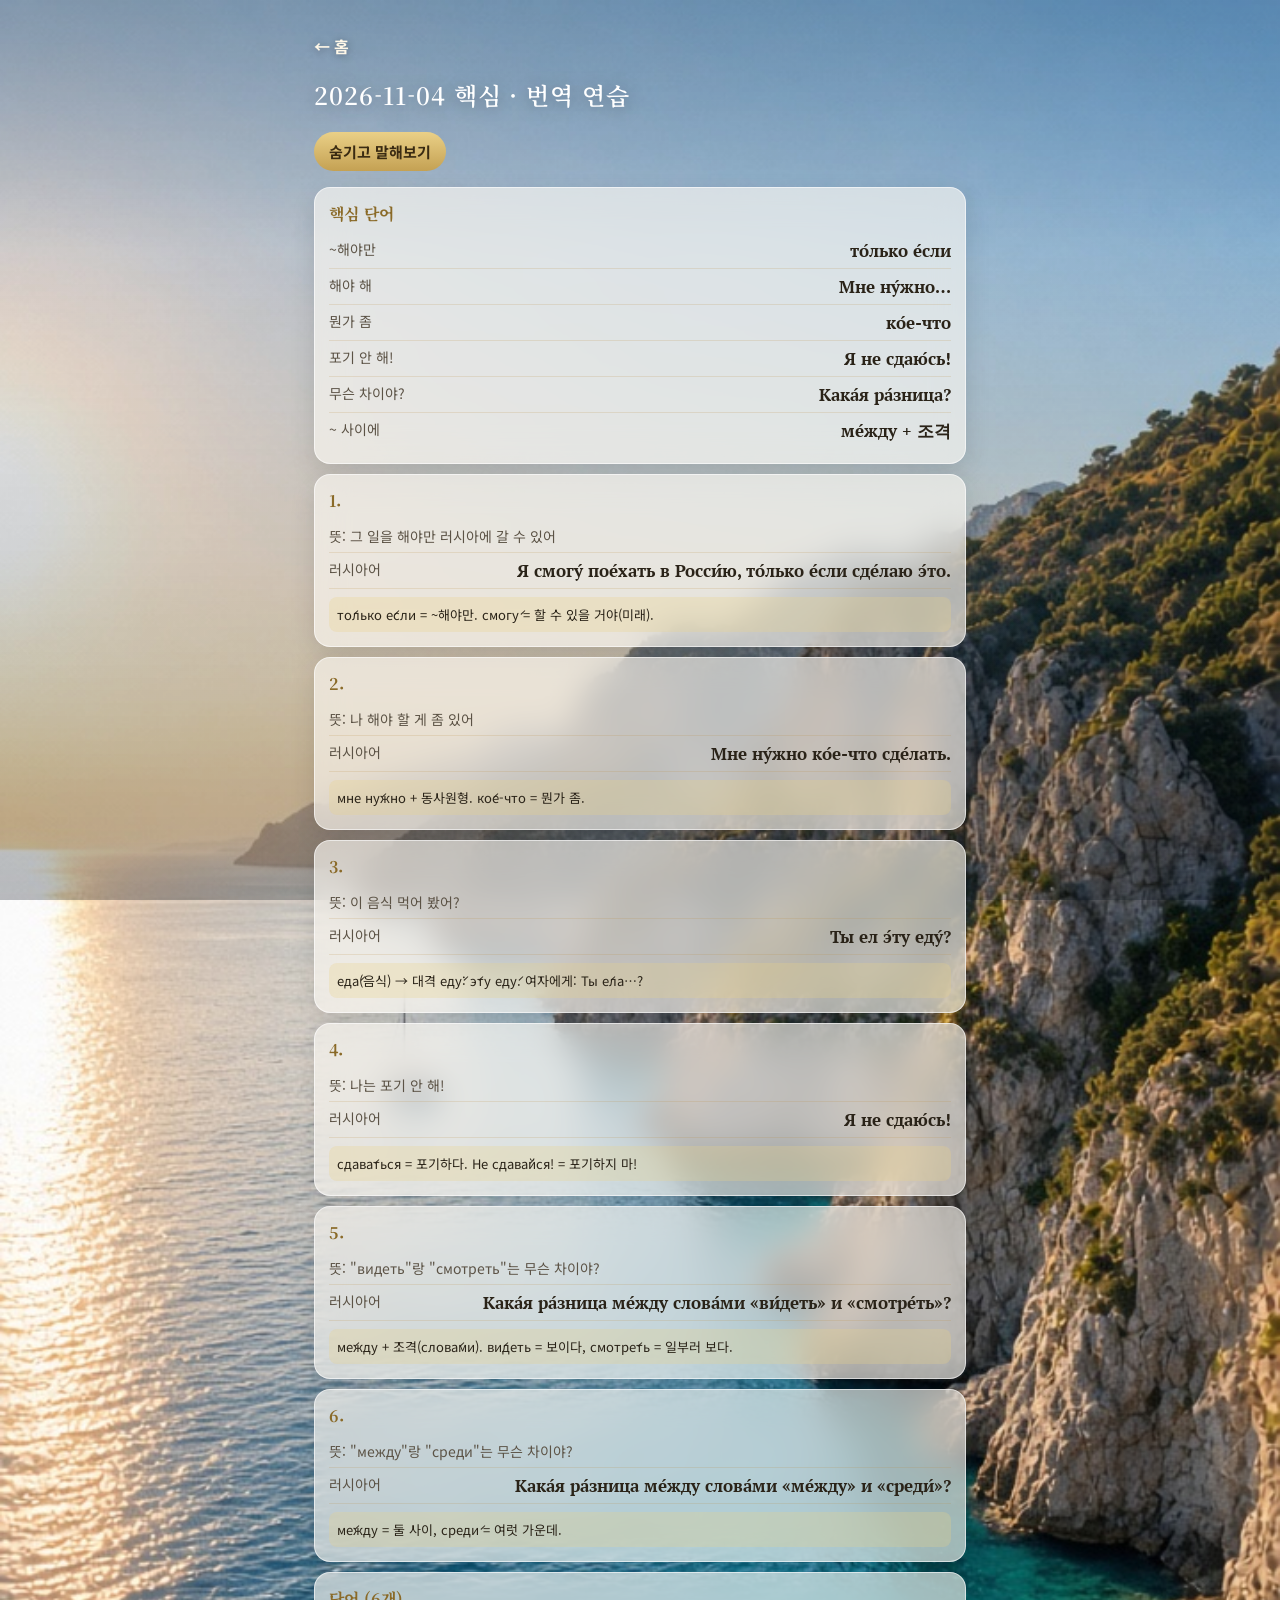
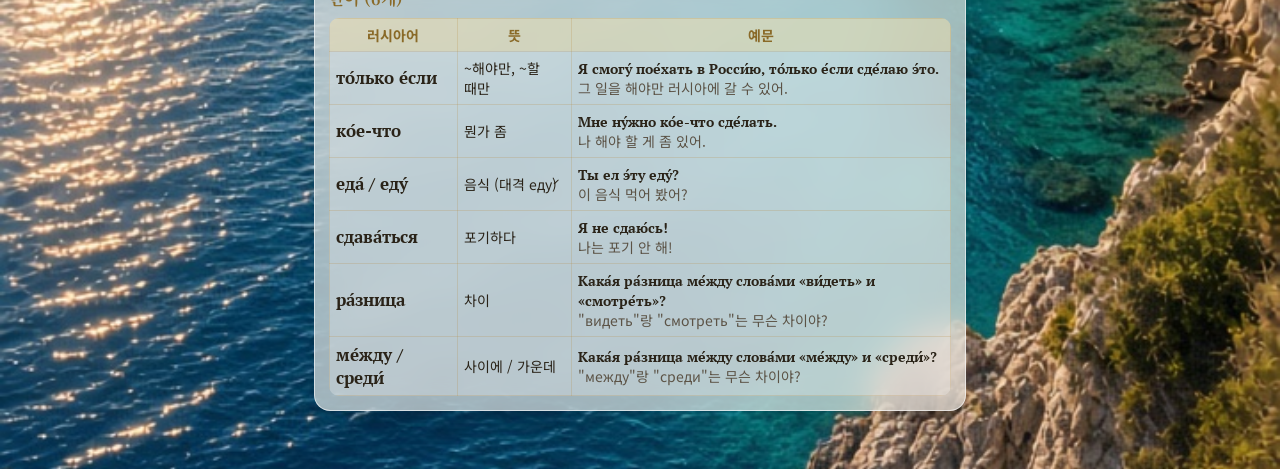
<file: review/2026-11-04.html>
<!DOCTYPE html>
<html lang="ko">
<head>
<meta charset="UTF-8">
<meta name="viewport" content="width=device-width, initial-scale=1.0">
<link rel="manifest" href="../manifest.webmanifest">
<meta name="theme-color" content="#12344A">
<link rel="icon" href="../favicon.ico" sizes="any">
<link rel="icon" type="image/png" sizes="32x32" href="../favicon-32.png">
<link rel="apple-touch-icon" sizes="180x180" href="../apple-touch-icon.png">
<meta name="apple-mobile-web-app-capable" content="yes">
<meta name="apple-mobile-web-app-status-bar-style" content="black">
<meta name="apple-mobile-web-app-title" content="글렙 공부">
<title>글렙의 러시아어 공부</title>
<link rel="preconnect" href="https://fonts.googleapis.com">
<link rel="preconnect" href="https://fonts.gstatic.com" crossorigin>
<link href="https://fonts.googleapis.com/css2?family=Playfair+Display:ital,wght@0,500;1,400&family=Noto+Serif+KR:wght@500;600&family=Noto+Sans+KR:wght@400;500;700&family=PT+Serif:ital,wght@0,400;0,700;1,400&display=swap" rel="stylesheet">
<link rel="stylesheet" href="../styles.css">
</head>
<body class="lesson">
<div class="wrap">
<a class="back" href="../index.html">← 홈</a>
<h1 style="display:flex;flex-wrap:wrap;align-items:center;gap:8px">2026-11-04 핵심 · 번역 연습</h1>
<div class="bar"><button id="q">숨기고 말해보기</button></div>

<section class="card"><h3>핵심 단어</h3><div class="r"><span class="ko">~해야만</span><span class="ru">то́лько е́сли</span></div><div class="r"><span class="ko">해야 해</span><span class="ru">Мне ну́жно…</span></div><div class="r"><span class="ko">뭔가 좀</span><span class="ru">ко́е-что</span></div><div class="r"><span class="ko">포기 안 해!</span><span class="ru">Я не сдаю́сь!</span></div><div class="r"><span class="ko">무슨 차이야?</span><span class="ru">Кака́я ра́зница?</span></div><div class="r"><span class="ko">~ 사이에</span><span class="ru">ме́жду + 조격</span></div></section><section class="card"><h3>1.</h3><div class="r"><span class="ko">뜻: 그 일을 해야만 러시아에 갈 수 있어</span></div><div class="r"><span class="ko">러시아어</span><span class="ru">Я смогу́ пое́хать в Росси́ю, то́лько е́сли сде́лаю э́то.</span></div><p class="pt">то́лько е́сли = ~해야만. смогу́ = 할 수 있을 거야(미래).</p></section><section class="card"><h3>2.</h3><div class="r"><span class="ko">뜻: 나 해야 할 게 좀 있어</span></div><div class="r"><span class="ko">러시아어</span><span class="ru">Мне ну́жно ко́е-что сде́лать.</span></div><p class="pt">мне ну́жно + 동사원형. ко́е-что = 뭔가 좀.</p></section><section class="card"><h3>3.</h3><div class="r"><span class="ko">뜻: 이 음식 먹어 봤어?</span></div><div class="r"><span class="ko">러시아어</span><span class="ru">Ты ел э́ту еду́?</span></div><p class="pt">еда́(음식) → 대격 еду́: э́ту еду́. 여자에게: Ты е́ла…?</p></section><section class="card"><h3>4.</h3><div class="r"><span class="ko">뜻: 나는 포기 안 해!</span></div><div class="r"><span class="ko">러시아어</span><span class="ru">Я не сдаю́сь!</span></div><p class="pt">сдава́ться = 포기하다. Не сдава́йся! = 포기하지 마!</p></section><section class="card"><h3>5.</h3><div class="r"><span class="ko">뜻: "видеть"랑 "смотреть"는 무슨 차이야?</span></div><div class="r"><span class="ko">러시아어</span><span class="ru">Кака́я ра́зница ме́жду слова́ми «ви́деть» и «смотре́ть»?</span></div><p class="pt">ме́жду + 조격(слова́ми). ви́деть = 보이다, смотре́ть = 일부러 보다.</p></section><section class="card"><h3>6.</h3><div class="r"><span class="ko">뜻: "между"랑 "среди"는 무슨 차이야?</span></div><div class="r"><span class="ko">러시아어</span><span class="ru">Кака́я ра́зница ме́жду слова́ми «ме́жду» и «среди́»?</span></div><p class="pt">ме́жду = 둘 사이, среди́ = 여럿 가운데.</p></section>
<section class="card" id="words"><h3>단어 (6개)</h3><table><tr><th>러시아어</th><th>뜻</th><th>예문</th></tr><tr><td><span class="ru">то́лько е́сли</span></td><td>~해야만, ~할 때만</td><td><span class="ru" style="font-size:14px">Я смогу́ пое́хать в Росси́ю, то́лько е́сли сде́лаю э́то.</span><div class="ko">그 일을 해야만 러시아에 갈 수 있어.</div></td></tr><tr><td><span class="ru">ко́е-что</span></td><td>뭔가 좀</td><td><span class="ru" style="font-size:14px">Мне ну́жно ко́е-что сде́лать.</span><div class="ko">나 해야 할 게 좀 있어.</div></td></tr><tr><td><span class="ru">еда́ / еду́</span></td><td>음식 (대격 еду́)</td><td><span class="ru" style="font-size:14px">Ты ел э́ту еду́?</span><div class="ko">이 음식 먹어 봤어?</div></td></tr><tr><td><span class="ru">сдава́ться</span></td><td>포기하다</td><td><span class="ru" style="font-size:14px">Я не сдаю́сь!</span><div class="ko">나는 포기 안 해!</div></td></tr><tr><td><span class="ru">ра́зница</span></td><td>차이</td><td><span class="ru" style="font-size:14px">Кака́я ра́зница ме́жду слова́ми «ви́деть» и «смотре́ть»?</span><div class="ko">&quot;видеть&quot;랑 &quot;смотреть&quot;는 무슨 차이야?</div></td></tr><tr><td><span class="ru">ме́жду / среди́</span></td><td>사이에 / 가운데</td><td><span class="ru" style="font-size:14px">Кака́я ра́зница ме́жду слова́ми «ме́жду» и «среди́»?</span><div class="ko">&quot;между&quot;랑 &quot;среди&quot;는 무슨 차이야?</div></td></tr></table></section>

</div>
<script>
const b=document.getElementById('q');b.onclick=()=>{const on=document.body.classList.toggle('quiz');b.textContent=on?'모두 보기':'숨기고 말해보기';document.querySelectorAll('.ru').forEach(e=>e.classList.remove('show'))};
document.querySelectorAll('.ru').forEach(e=>e.onclick=()=>e.classList.toggle('show'));
</script>
<script>
if ("serviceWorker" in navigator) {
  var manifest = document.querySelector('link[rel="manifest"]');
  if (manifest) navigator.serviceWorker.register(new URL("sw.js", manifest.href));
}
</script>
</body>
</html>
</file>
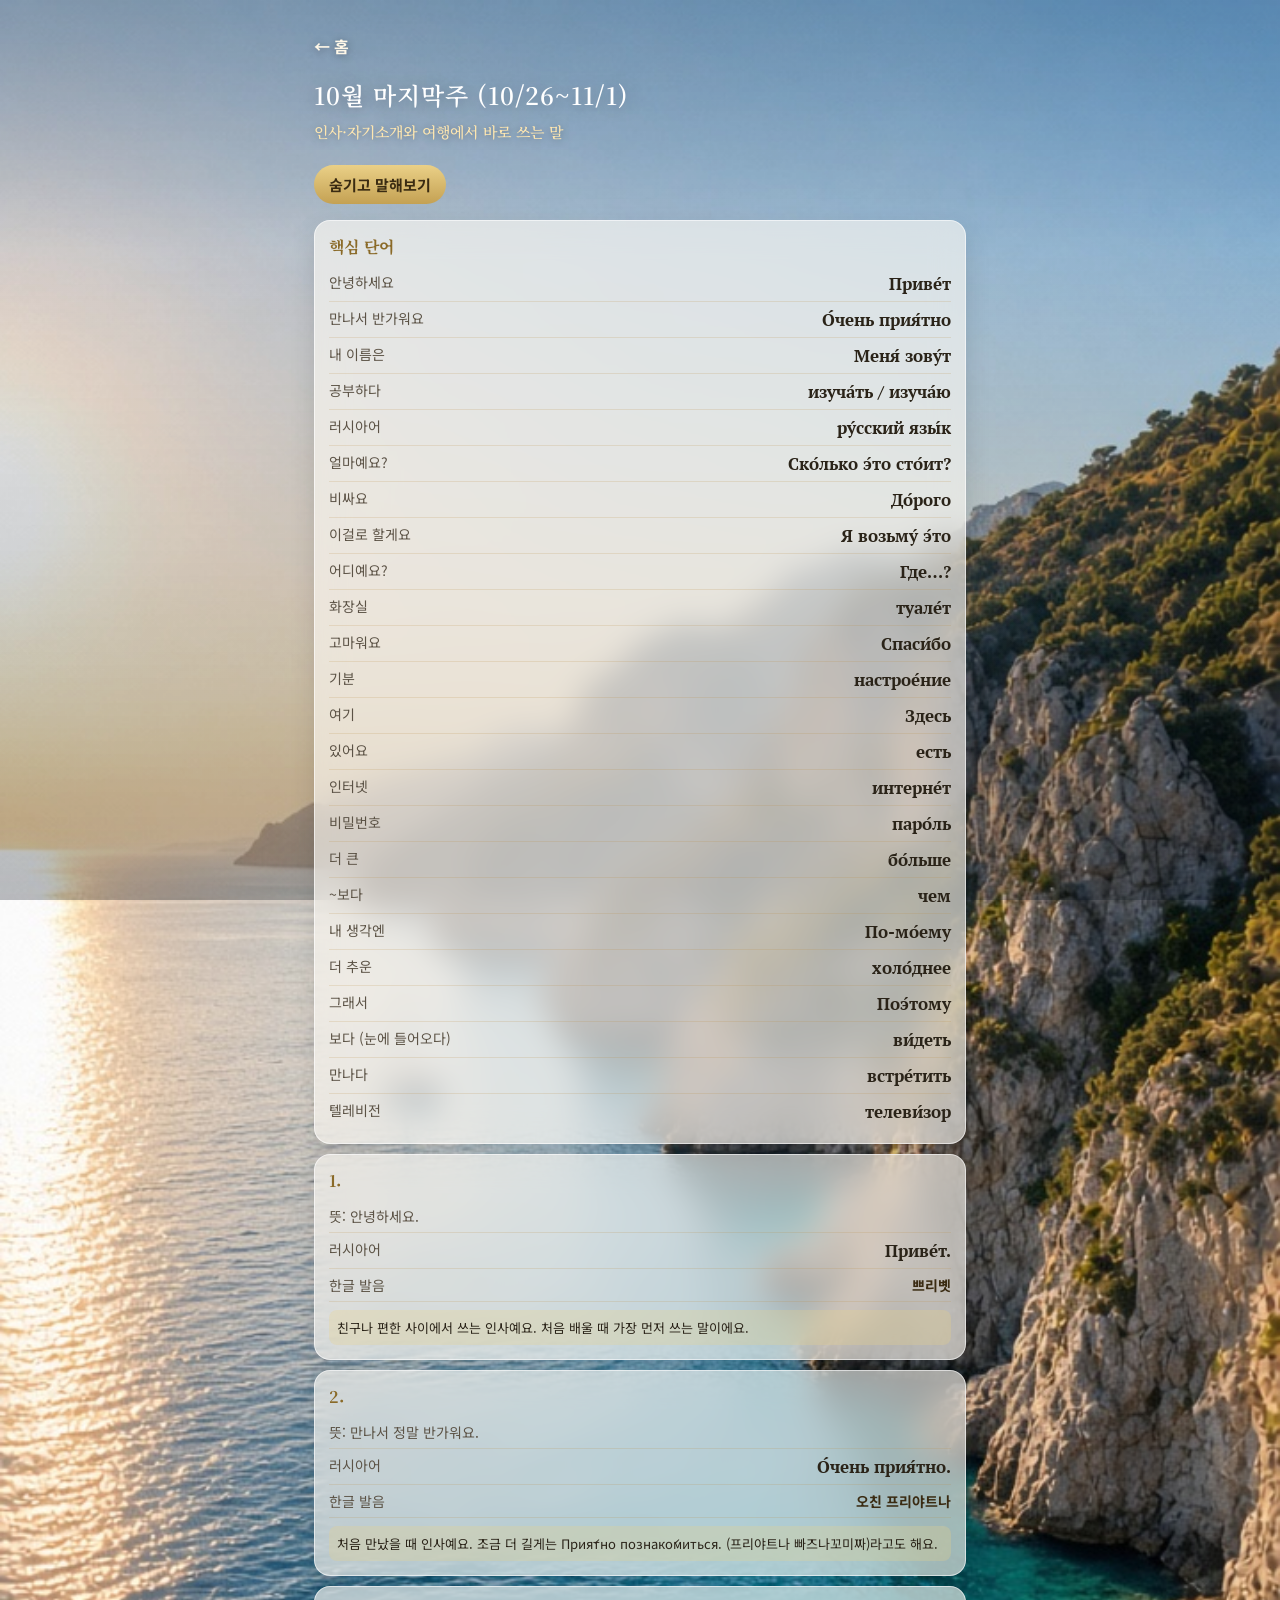
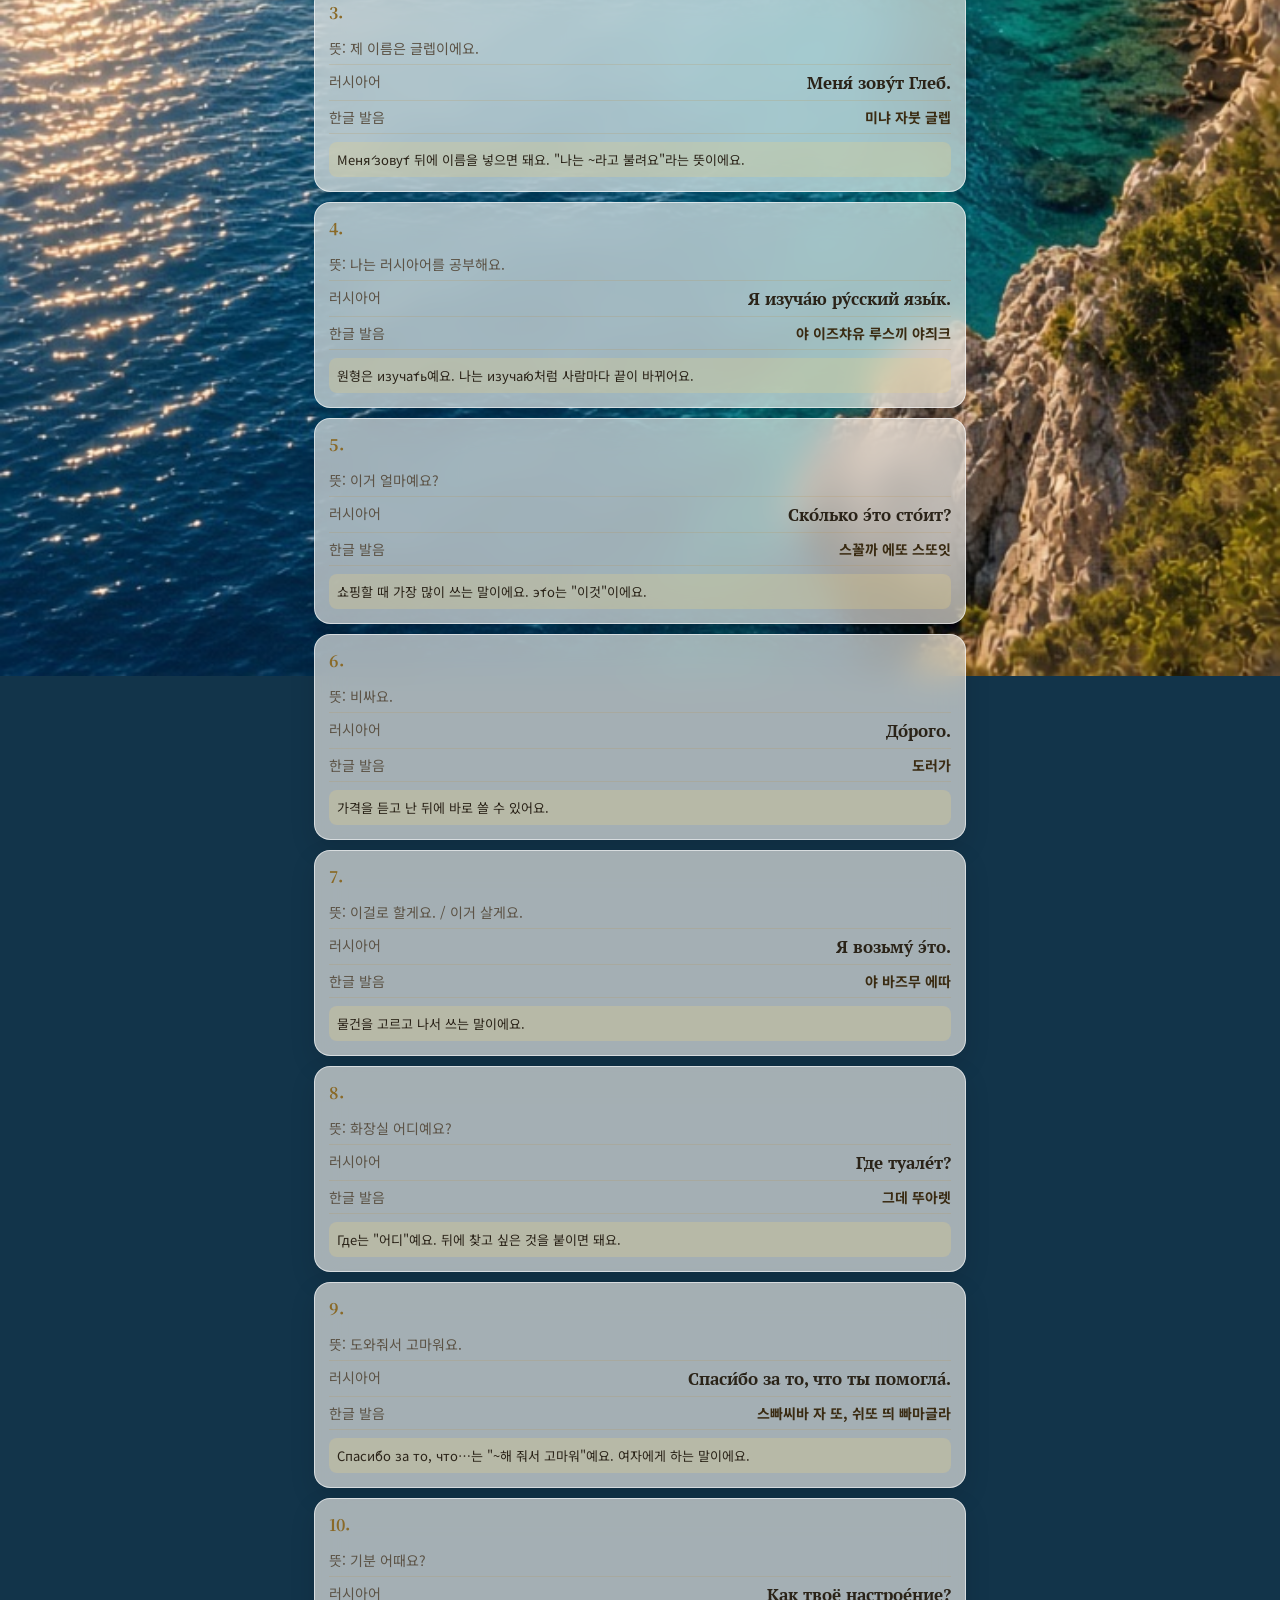
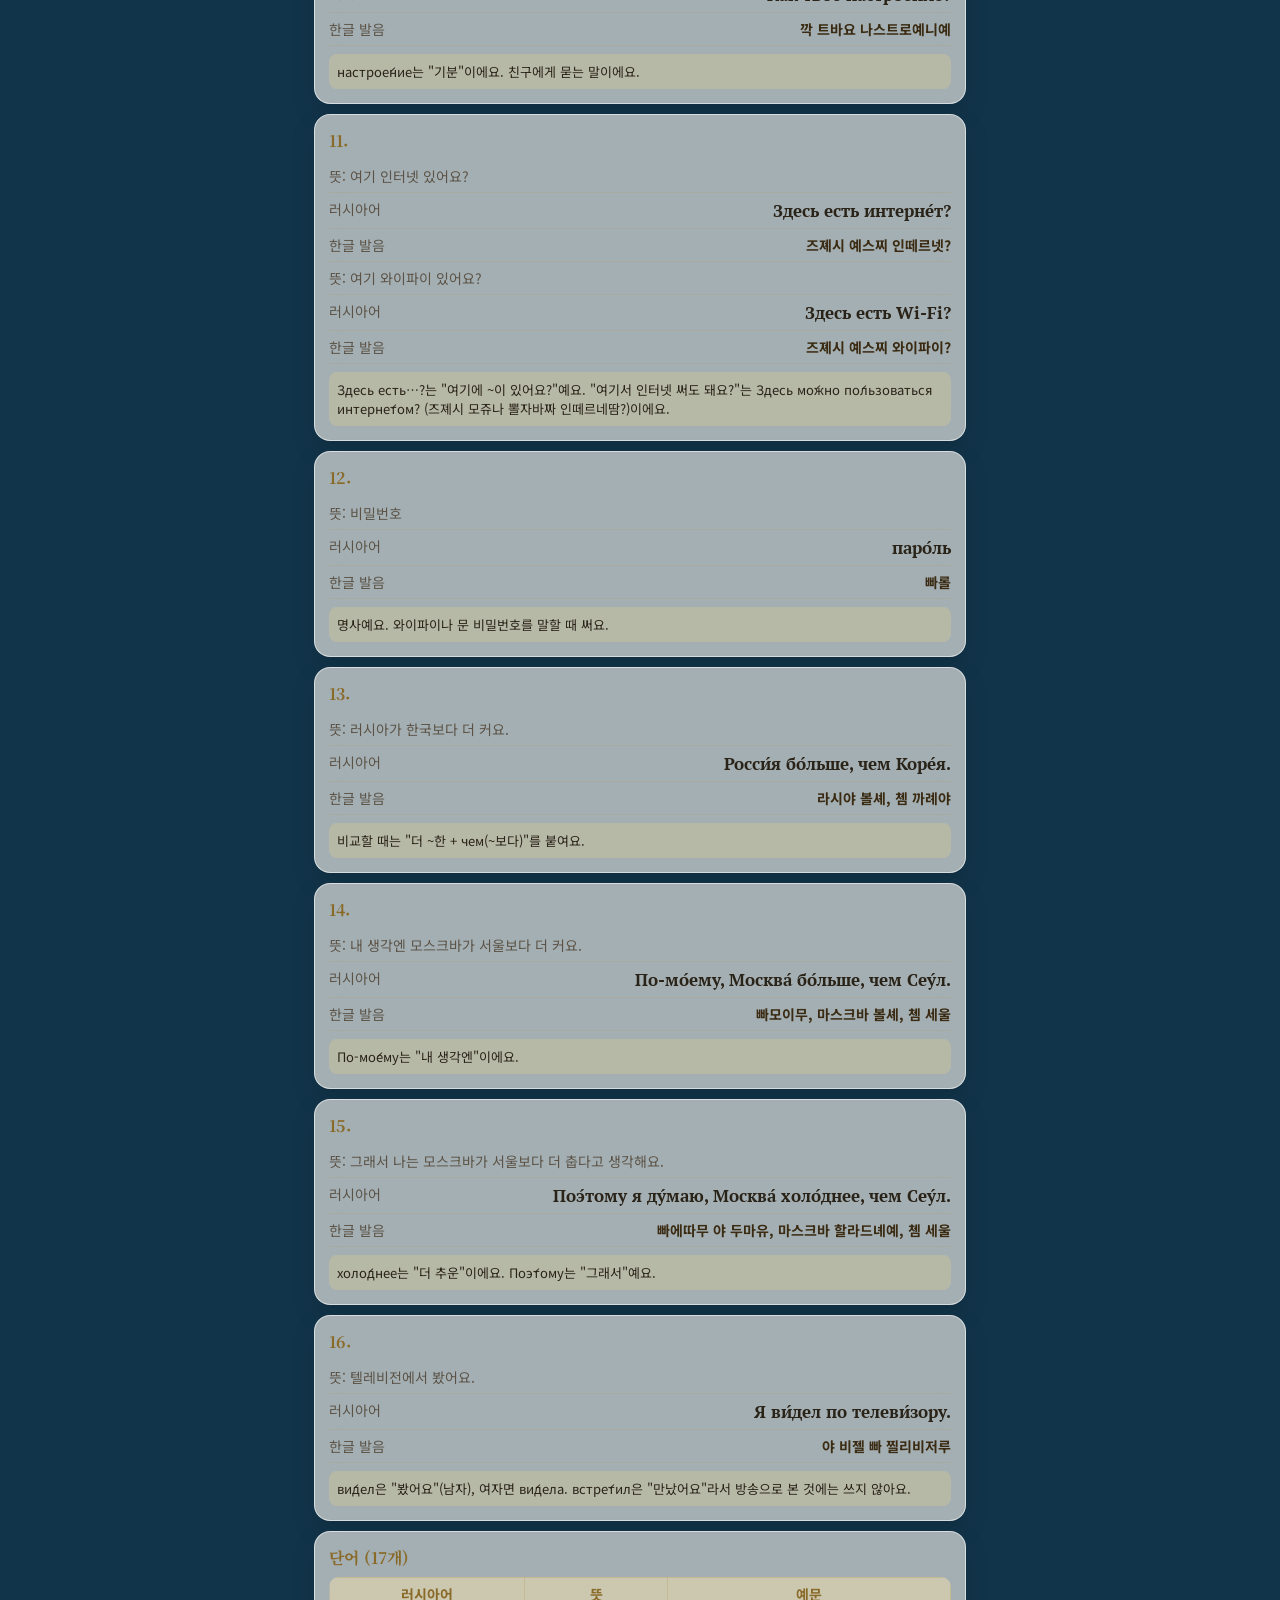
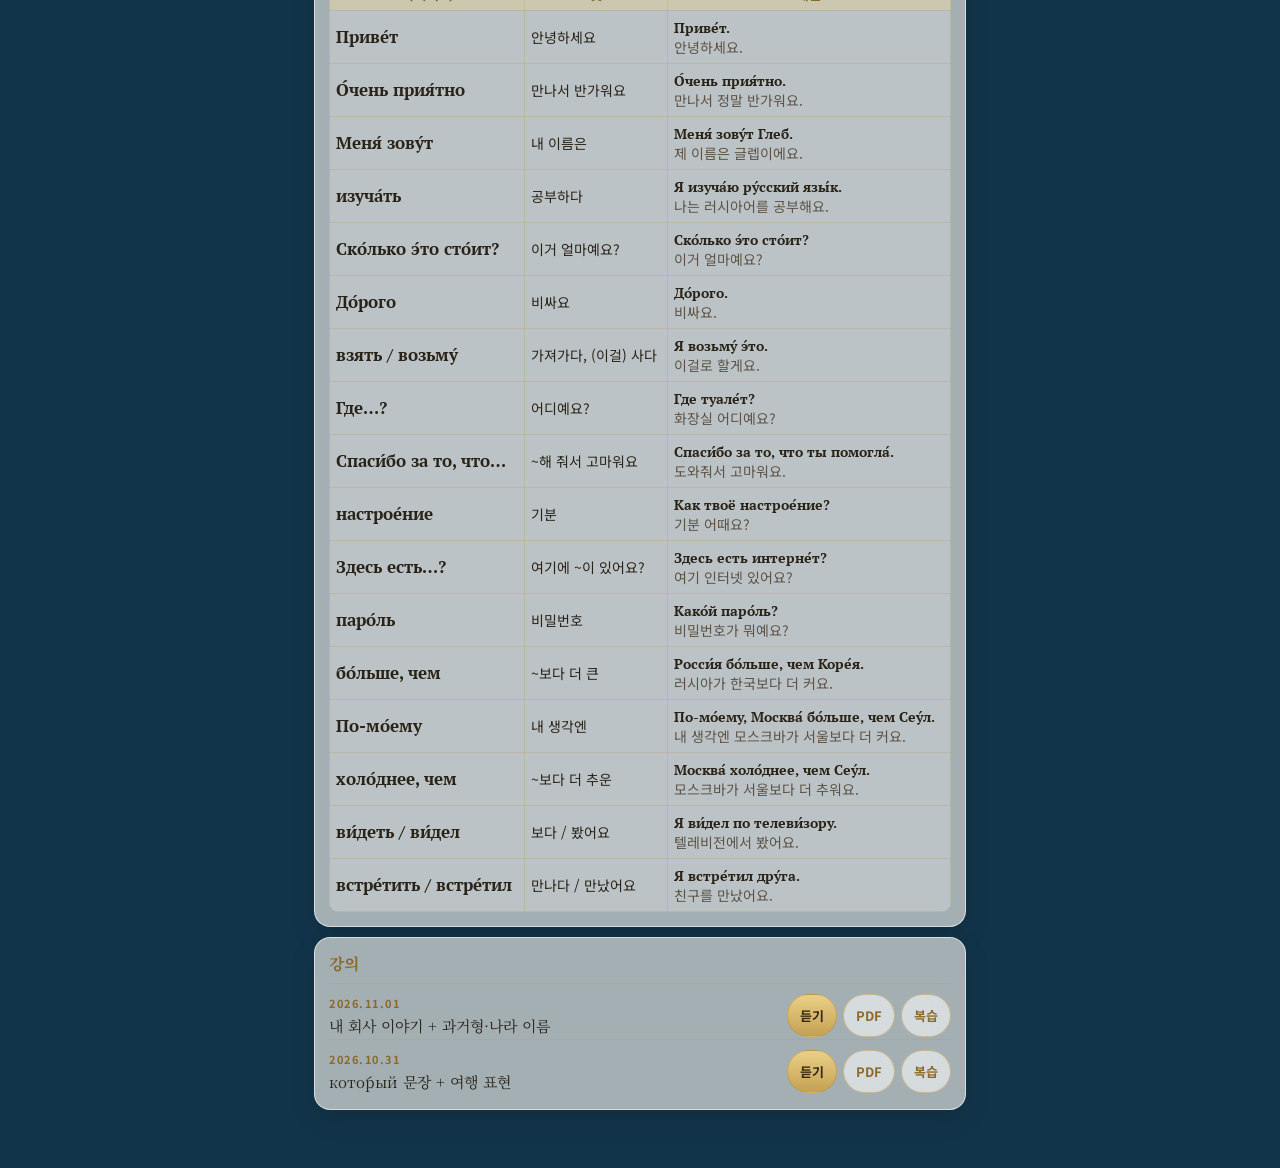
<file: week/2026-10-26.html>
<!DOCTYPE html>
<html lang="ko">
<head>
<meta charset="UTF-8">
<meta name="viewport" content="width=device-width, initial-scale=1.0">
<link rel="manifest" href="../manifest.webmanifest">
<meta name="theme-color" content="#12344A">
<link rel="icon" href="../favicon.ico" sizes="any">
<link rel="icon" type="image/png" sizes="32x32" href="../favicon-32.png">
<link rel="apple-touch-icon" sizes="180x180" href="../apple-touch-icon.png">
<meta name="apple-mobile-web-app-capable" content="yes">
<meta name="apple-mobile-web-app-status-bar-style" content="black">
<meta name="apple-mobile-web-app-title" content="글렙 공부">
<title>10월 마지막주 (10/26~11/1) · 글렙의 러시아어 공부</title>
<link rel="preconnect" href="https://fonts.googleapis.com">
<link rel="preconnect" href="https://fonts.gstatic.com" crossorigin>
<link href="https://fonts.googleapis.com/css2?family=Playfair+Display:ital,wght@0,500;1,400&family=Noto+Serif+KR:wght@500;600&family=Noto+Sans+KR:wght@400;500;700&family=PT+Serif:ital,wght@0,400;0,700;1,400&display=swap" rel="stylesheet">
<link rel="stylesheet" href="../styles.css">
</head>
<body class="lesson">
<!-- 새 주: 이 파일을 week/그주월요일.html로 복사한다. 맨 아래에 그 주 강의 링크(듣기·PDF·복습)를 둔다. 항목이 10개 미만이면 페이지를 만들지 않고 다음 주와 합친다. README.md '새 주 추가 방법'. -->
<div class="wrap">
<a class="back" href="../index.html">← 홈</a>
<h1 style="display:flex;flex-wrap:wrap;align-items:center;gap:8px">10월 마지막주 (10/26~11/1)</h1>
<p class="week-lead">인사·자기소개와 여행에서 바로 쓰는 말</p>
<div class="bar"><button id="q" type="button">숨기고 말해보기</button></div>
<section class="card"><h3>핵심 단어</h3>
<div class="r"><span class="ko">안녕하세요</span><span class="ru">Приве́т</span></div>
<div class="r"><span class="ko">만나서 반가워요</span><span class="ru">О́чень прия́тно</span></div>
<div class="r"><span class="ko">내 이름은</span><span class="ru">Меня́ зову́т</span></div>
<div class="r"><span class="ko">공부하다</span><span class="ru">изуча́ть / изуча́ю</span></div>
<div class="r"><span class="ko">러시아어</span><span class="ru">ру́сский язы́к</span></div>
<div class="r"><span class="ko">얼마예요?</span><span class="ru">Ско́лько э́то сто́ит?</span></div>
<div class="r"><span class="ko">비싸요</span><span class="ru">До́рого</span></div>
<div class="r"><span class="ko">이걸로 할게요</span><span class="ru">Я возьму́ э́то</span></div>
<div class="r"><span class="ko">어디예요?</span><span class="ru">Где…?</span></div>
<div class="r"><span class="ko">화장실</span><span class="ru">туале́т</span></div>
<div class="r"><span class="ko">고마워요</span><span class="ru">Спаси́бо</span></div>
<div class="r"><span class="ko">기분</span><span class="ru">настрое́ние</span></div>
<div class="r"><span class="ko">여기</span><span class="ru">Здесь</span></div>
<div class="r"><span class="ko">있어요</span><span class="ru">есть</span></div>
<div class="r"><span class="ko">인터넷</span><span class="ru">интерне́т</span></div>
<div class="r"><span class="ko">비밀번호</span><span class="ru">паро́ль</span></div>
<div class="r"><span class="ko">더 큰</span><span class="ru">бо́льше</span></div>
<div class="r"><span class="ko">~보다</span><span class="ru">чем</span></div>
<div class="r"><span class="ko">내 생각엔</span><span class="ru">По-мо́ему</span></div>
<div class="r"><span class="ko">더 추운</span><span class="ru">холо́днее</span></div>
<div class="r"><span class="ko">그래서</span><span class="ru">Поэ́тому</span></div>
<div class="r"><span class="ko">보다 (눈에 들어오다)</span><span class="ru">ви́деть</span></div>
<div class="r"><span class="ko">만나다</span><span class="ru">встре́тить</span></div>
<div class="r"><span class="ko">텔레비전</span><span class="ru">телеви́зор</span></div>
</section>
<section class="card"><h3>1.</h3>
<div class="r"><span class="ko">뜻: 안녕하세요.</span></div>
<div class="r"><span class="ko">러시아어</span><span class="ru">Приве́т.</span></div>
<div class="r"><span class="ko">한글 발음</span><span class="say">쁘리볫</span></div>
<p class="pt">친구나 편한 사이에서 쓰는 인사예요. 처음 배울 때 가장 먼저 쓰는 말이에요.</p></section>
<section class="card"><h3>2.</h3>
<div class="r"><span class="ko">뜻: 만나서 정말 반가워요.</span></div>
<div class="r"><span class="ko">러시아어</span><span class="ru">О́чень прия́тно.</span></div>
<div class="r"><span class="ko">한글 발음</span><span class="say">오친 프리야트나</span></div>
<p class="pt">처음 만났을 때 인사예요. 조금 더 길게는 Прия́тно познако́миться. (프리야트나 빠즈나꼬미짜)라고도 해요.</p></section>
<section class="card"><h3>3.</h3>
<div class="r"><span class="ko">뜻: 제 이름은 글렙이에요.</span></div>
<div class="r"><span class="ko">러시아어</span><span class="ru">Меня́ зову́т Глеб.</span></div>
<div class="r"><span class="ko">한글 발음</span><span class="say">미냐 자붓 글렙</span></div>
<p class="pt">Меня́ зову́т 뒤에 이름을 넣으면 돼요. &quot;나는 ~라고 불려요&quot;라는 뜻이에요.</p></section>
<section class="card"><h3>4.</h3>
<div class="r"><span class="ko">뜻: 나는 러시아어를 공부해요.</span></div>
<div class="r"><span class="ko">러시아어</span><span class="ru">Я изуча́ю ру́сский язы́к.</span></div>
<div class="r"><span class="ko">한글 발음</span><span class="say">야 이즈챠유 루스끼 야즤크</span></div>
<p class="pt">원형은 изуча́ть예요. 나는 изуча́ю처럼 사람마다 끝이 바뀌어요.</p></section>
<section class="card"><h3>5.</h3>
<div class="r"><span class="ko">뜻: 이거 얼마예요?</span></div>
<div class="r"><span class="ko">러시아어</span><span class="ru">Ско́лько э́то сто́ит?</span></div>
<div class="r"><span class="ko">한글 발음</span><span class="say">스꼴까 에또 스또잇</span></div>
<p class="pt">쇼핑할 때 가장 많이 쓰는 말이에요. э́то는 &quot;이것&quot;이에요.</p></section>
<section class="card"><h3>6.</h3>
<div class="r"><span class="ko">뜻: 비싸요.</span></div>
<div class="r"><span class="ko">러시아어</span><span class="ru">До́рого.</span></div>
<div class="r"><span class="ko">한글 발음</span><span class="say">도러가</span></div>
<p class="pt">가격을 듣고 난 뒤에 바로 쓸 수 있어요.</p></section>
<section class="card"><h3>7.</h3>
<div class="r"><span class="ko">뜻: 이걸로 할게요. / 이거 살게요.</span></div>
<div class="r"><span class="ko">러시아어</span><span class="ru">Я возьму́ э́то.</span></div>
<div class="r"><span class="ko">한글 발음</span><span class="say">야 바즈무 에따</span></div>
<p class="pt">물건을 고르고 나서 쓰는 말이에요.</p></section>
<section class="card"><h3>8.</h3>
<div class="r"><span class="ko">뜻: 화장실 어디예요?</span></div>
<div class="r"><span class="ko">러시아어</span><span class="ru">Где туале́т?</span></div>
<div class="r"><span class="ko">한글 발음</span><span class="say">그데 뚜아렛</span></div>
<p class="pt">Где는 &quot;어디&quot;예요. 뒤에 찾고 싶은 것을 붙이면 돼요.</p></section>
<section class="card"><h3>9.</h3>
<div class="r"><span class="ko">뜻: 도와줘서 고마워요.</span></div>
<div class="r"><span class="ko">러시아어</span><span class="ru">Спаси́бо за то, что ты помогла́.</span></div>
<div class="r"><span class="ko">한글 발음</span><span class="say">스빠씨바 자 또, 쉬또 띄 빠마글라</span></div>
<p class="pt">Спаси́бо за то, что…는 &quot;~해 줘서 고마워&quot;예요. 여자에게 하는 말이에요.</p></section>
<section class="card"><h3>10.</h3>
<div class="r"><span class="ko">뜻: 기분 어때요?</span></div>
<div class="r"><span class="ko">러시아어</span><span class="ru">Как твоё настрое́ние?</span></div>
<div class="r"><span class="ko">한글 발음</span><span class="say">깍 트바요 나스트로예니예</span></div>
<p class="pt">настрое́ние는 &quot;기분&quot;이에요. 친구에게 묻는 말이에요.</p></section>
<section class="card"><h3>11.</h3>
<div class="r"><span class="ko">뜻: 여기 인터넷 있어요?</span></div>
<div class="r"><span class="ko">러시아어</span><span class="ru">Здесь есть интерне́т?</span></div>
<div class="r"><span class="ko">한글 발음</span><span class="say">즈졔시 예스찌 인떼르넷?</span></div>
<div class="r"><span class="ko">뜻: 여기 와이파이 있어요?</span></div>
<div class="r"><span class="ko">러시아어</span><span class="ru">Здесь есть Wi-Fi?</span></div>
<div class="r"><span class="ko">한글 발음</span><span class="say">즈졔시 예스찌 와이파이?</span></div>
<p class="pt">Здесь есть…?는 &quot;여기에 ~이 있어요?&quot;예요. &quot;여기서 인터넷 써도 돼요?&quot;는 Здесь мо́жно по́льзоваться интерне́том? (즈졔시 모쥬나 뽈자바짜 인떼르네땀?)이에요.</p></section>
<section class="card"><h3>12.</h3>
<div class="r"><span class="ko">뜻: 비밀번호</span></div>
<div class="r"><span class="ko">러시아어</span><span class="ru">паро́ль</span></div>
<div class="r"><span class="ko">한글 발음</span><span class="say">빠롤</span></div>
<p class="pt">명사예요. 와이파이나 문 비밀번호를 말할 때 써요.</p></section>
<section class="card"><h3>13.</h3>
<div class="r"><span class="ko">뜻: 러시아가 한국보다 더 커요.</span></div>
<div class="r"><span class="ko">러시아어</span><span class="ru">Росси́я бо́льше, чем Коре́я.</span></div>
<div class="r"><span class="ko">한글 발음</span><span class="say">라시야 볼셰, 쳄 까례야</span></div>
<p class="pt">비교할 때는 &quot;더 ~한 + чем(~보다)&quot;를 붙여요.</p></section>
<section class="card"><h3>14.</h3>
<div class="r"><span class="ko">뜻: 내 생각엔 모스크바가 서울보다 더 커요.</span></div>
<div class="r"><span class="ko">러시아어</span><span class="ru">По-мо́ему, Москва́ бо́льше, чем Сеу́л.</span></div>
<div class="r"><span class="ko">한글 발음</span><span class="say">빠모이무, 마스크바 볼셰, 쳄 세울</span></div>
<p class="pt">По-мо́ему는 &quot;내 생각엔&quot;이에요.</p></section>
<section class="card"><h3>15.</h3>
<div class="r"><span class="ko">뜻: 그래서 나는 모스크바가 서울보다 더 춥다고 생각해요.</span></div>
<div class="r"><span class="ko">러시아어</span><span class="ru">Поэ́тому я ду́маю, Москва́ холо́днее, чем Сеу́л.</span></div>
<div class="r"><span class="ko">한글 발음</span><span class="say">빠에따무 야 두마유, 마스크바 할라드녜예, 쳄 세울</span></div>
<p class="pt">холо́днее는 &quot;더 추운&quot;이에요. Поэ́тому는 &quot;그래서&quot;예요.</p></section>
<section class="card"><h3>16.</h3>
<div class="r"><span class="ko">뜻: 텔레비전에서 봤어요.</span></div>
<div class="r"><span class="ko">러시아어</span><span class="ru">Я ви́дел по телеви́зору.</span></div>
<div class="r"><span class="ko">한글 발음</span><span class="say">야 비젤 빠 찔리비저루</span></div>
<p class="pt">ви́дел은 &quot;봤어요&quot;(남자), 여자면 ви́дела. встре́тил은 &quot;만났어요&quot;라서 방송으로 본 것에는 쓰지 않아요.</p></section>
<section class="card" id="words"><h3>단어 (17개)</h3><table><tr><th>러시아어</th><th>뜻</th><th>예문</th></tr>
<tr><td><span class="ru">Приве́т</span></td><td>안녕하세요</td><td><span class="ru" style="font-size:14px">Приве́т.</span><div class="ko">안녕하세요.</div></td></tr>
<tr><td><span class="ru">О́чень прия́тно</span></td><td>만나서 반가워요</td><td><span class="ru" style="font-size:14px">О́чень прия́тно.</span><div class="ko">만나서 정말 반가워요.</div></td></tr>
<tr><td><span class="ru">Меня́ зову́т</span></td><td>내 이름은</td><td><span class="ru" style="font-size:14px">Меня́ зову́т Глеб.</span><div class="ko">제 이름은 글렙이에요.</div></td></tr>
<tr><td><span class="ru">изуча́ть</span></td><td>공부하다</td><td><span class="ru" style="font-size:14px">Я изуча́ю ру́сский язы́к.</span><div class="ko">나는 러시아어를 공부해요.</div></td></tr>
<tr><td><span class="ru">Ско́лько э́то сто́ит?</span></td><td>이거 얼마예요?</td><td><span class="ru" style="font-size:14px">Ско́лько э́то сто́ит?</span><div class="ko">이거 얼마예요?</div></td></tr>
<tr><td><span class="ru">До́рого</span></td><td>비싸요</td><td><span class="ru" style="font-size:14px">До́рого.</span><div class="ko">비싸요.</div></td></tr>
<tr><td><span class="ru">взять / возьму́</span></td><td>가져가다, (이걸) 사다</td><td><span class="ru" style="font-size:14px">Я возьму́ э́то.</span><div class="ko">이걸로 할게요.</div></td></tr>
<tr><td><span class="ru">Где…?</span></td><td>어디예요?</td><td><span class="ru" style="font-size:14px">Где туале́т?</span><div class="ko">화장실 어디예요?</div></td></tr>
<tr><td><span class="ru">Спаси́бо за то, что…</span></td><td>~해 줘서 고마워요</td><td><span class="ru" style="font-size:14px">Спаси́бо за то, что ты помогла́.</span><div class="ko">도와줘서 고마워요.</div></td></tr>
<tr><td><span class="ru">настрое́ние</span></td><td>기분</td><td><span class="ru" style="font-size:14px">Как твоё настрое́ние?</span><div class="ko">기분 어때요?</div></td></tr>
<tr><td><span class="ru">Здесь есть…?</span></td><td>여기에 ~이 있어요?</td><td><span class="ru" style="font-size:14px">Здесь есть интерне́т?</span><div class="ko">여기 인터넷 있어요?</div></td></tr>
<tr><td><span class="ru">паро́ль</span></td><td>비밀번호</td><td><span class="ru" style="font-size:14px">Како́й паро́ль?</span><div class="ko">비밀번호가 뭐예요?</div></td></tr>
<tr><td><span class="ru">бо́льше, чем</span></td><td>~보다 더 큰</td><td><span class="ru" style="font-size:14px">Росси́я бо́льше, чем Коре́я.</span><div class="ko">러시아가 한국보다 더 커요.</div></td></tr>
<tr><td><span class="ru">По-мо́ему</span></td><td>내 생각엔</td><td><span class="ru" style="font-size:14px">По-мо́ему, Москва́ бо́льше, чем Сеу́л.</span><div class="ko">내 생각엔 모스크바가 서울보다 더 커요.</div></td></tr>
<tr><td><span class="ru">холо́днее, чем</span></td><td>~보다 더 추운</td><td><span class="ru" style="font-size:14px">Москва́ холо́днее, чем Сеу́л.</span><div class="ko">모스크바가 서울보다 더 추워요.</div></td></tr>
<tr><td><span class="ru">ви́деть / ви́дел</span></td><td>보다 / 봤어요</td><td><span class="ru" style="font-size:14px">Я ви́дел по телеви́зору.</span><div class="ko">텔레비전에서 봤어요.</div></td></tr>
<tr><td><span class="ru">встре́тить / встре́тил</span></td><td>만나다 / 만났어요</td><td><span class="ru" style="font-size:14px">Я встре́тил дру́га.</span><div class="ko">친구를 만났어요.</div></td></tr>
</table></section>
<section class="card lectures" id="lectures">
<h3>강의</h3>
<div class="lec">
  <div class="meta">
    <div class="date">2026.11.01</div>
    <div class="title">내 회사 이야기 + 과거형·나라 이름</div>
  </div>
  <div class="acts">
    <a class="play" href="../audio/lecture-2026-11-01.mp3">듣기</a>
    <a class="pdf" href="../lectures/lecture-2026-11-01.pdf" target="_blank" rel="noopener">PDF</a>
    <a class="pdf" href="../review/2026-11-01.html">복습</a>
  </div>
</div>
<div class="lec">
  <div class="meta">
    <div class="date">2026.10.31</div>
    <div class="title">кото́рый 문장 + 여행 표현</div>
  </div>
  <div class="acts">
    <a class="play" href="../audio/lecture-2026-10-31.mp3">듣기</a>
    <a class="pdf" href="../lectures/lecture-2026-10-31.pdf" target="_blank" rel="noopener">PDF</a>
    <a class="pdf" href="../review/2026-10-31.html">복습</a>
  </div>
</div>
</section>

</div>
<script>
const b=document.getElementById('q');b.onclick=()=>{const on=document.body.classList.toggle('quiz');b.textContent=on?'모두 보기':'숨기고 말해보기';document.querySelectorAll('.ru').forEach(e=>e.classList.remove('show'))};
document.querySelectorAll('.ru').forEach(e=>e.onclick=()=>e.classList.toggle('show'));
</script>
<script>
if ("serviceWorker" in navigator) {
  var manifest = document.querySelector('link[rel="manifest"]');
  if (manifest) navigator.serviceWorker.register(new URL("sw.js", manifest.href));
}
</script>
</body>
</html>
</file>
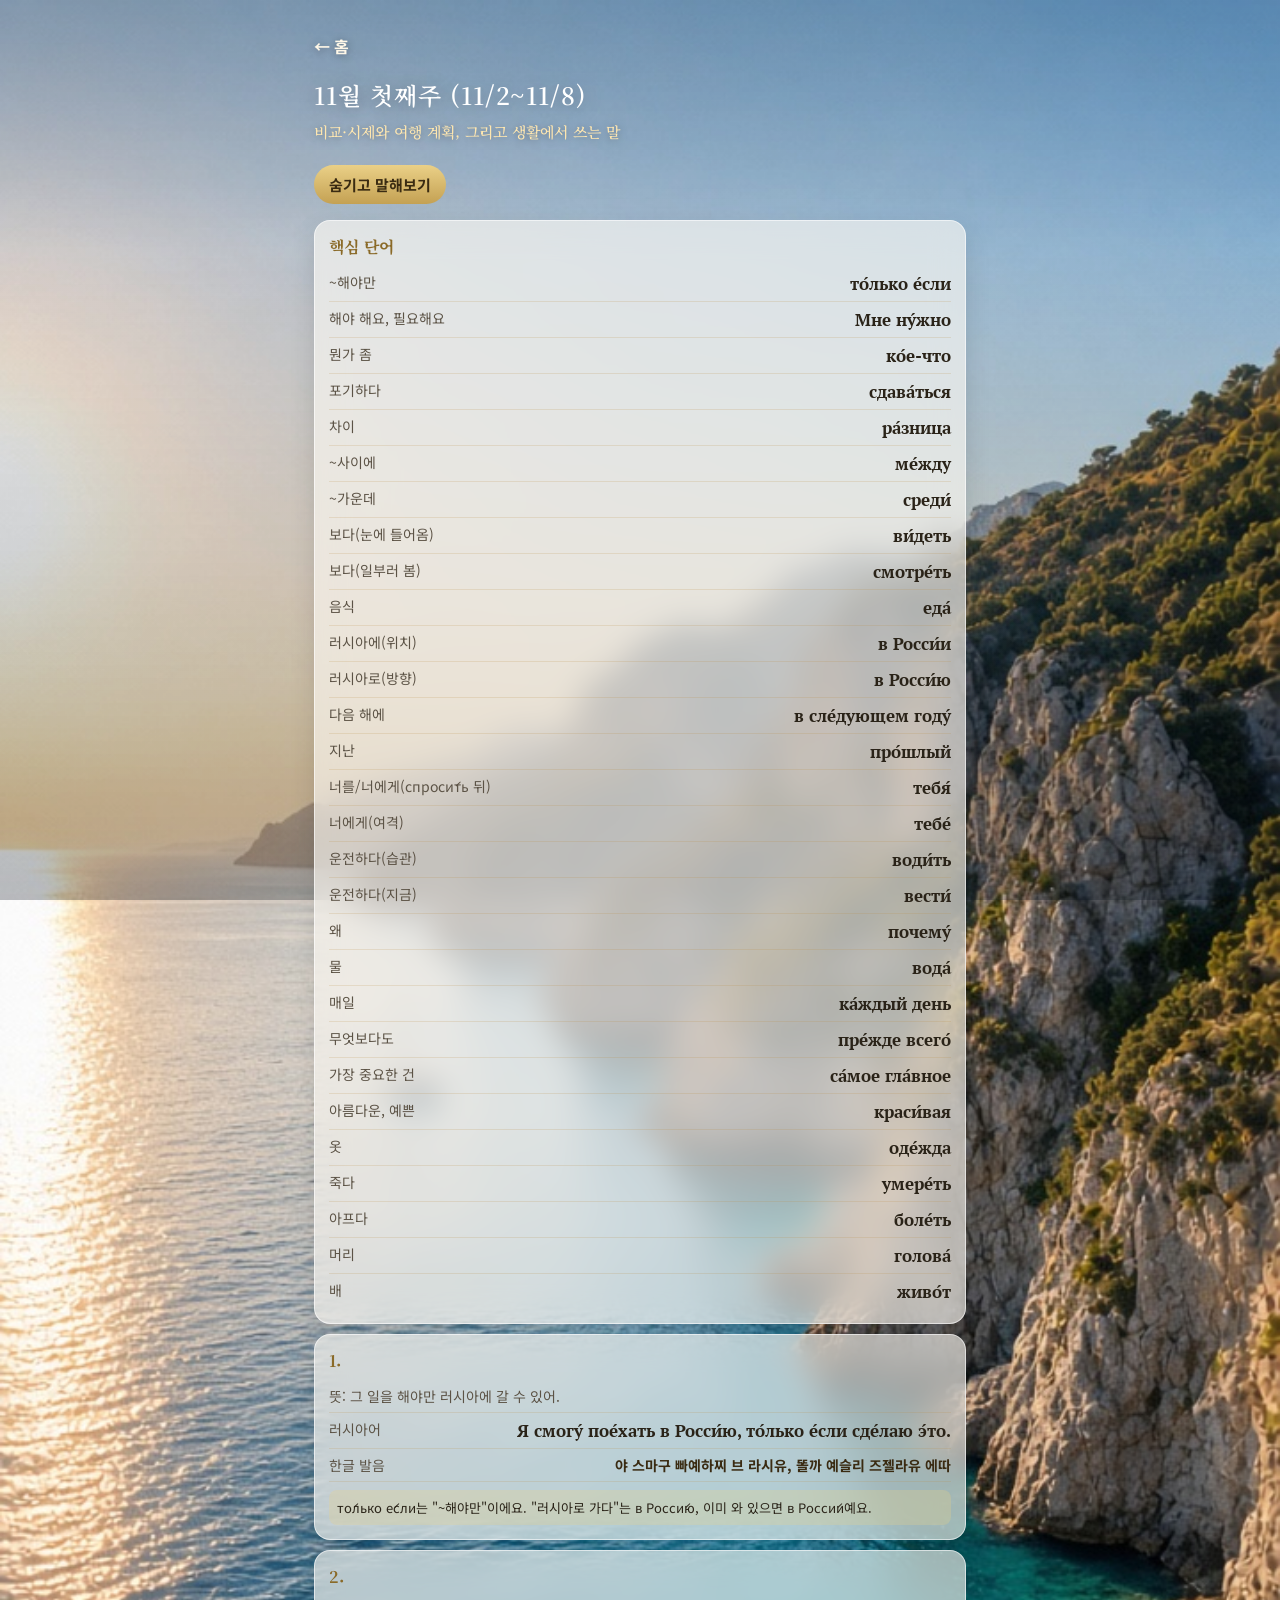
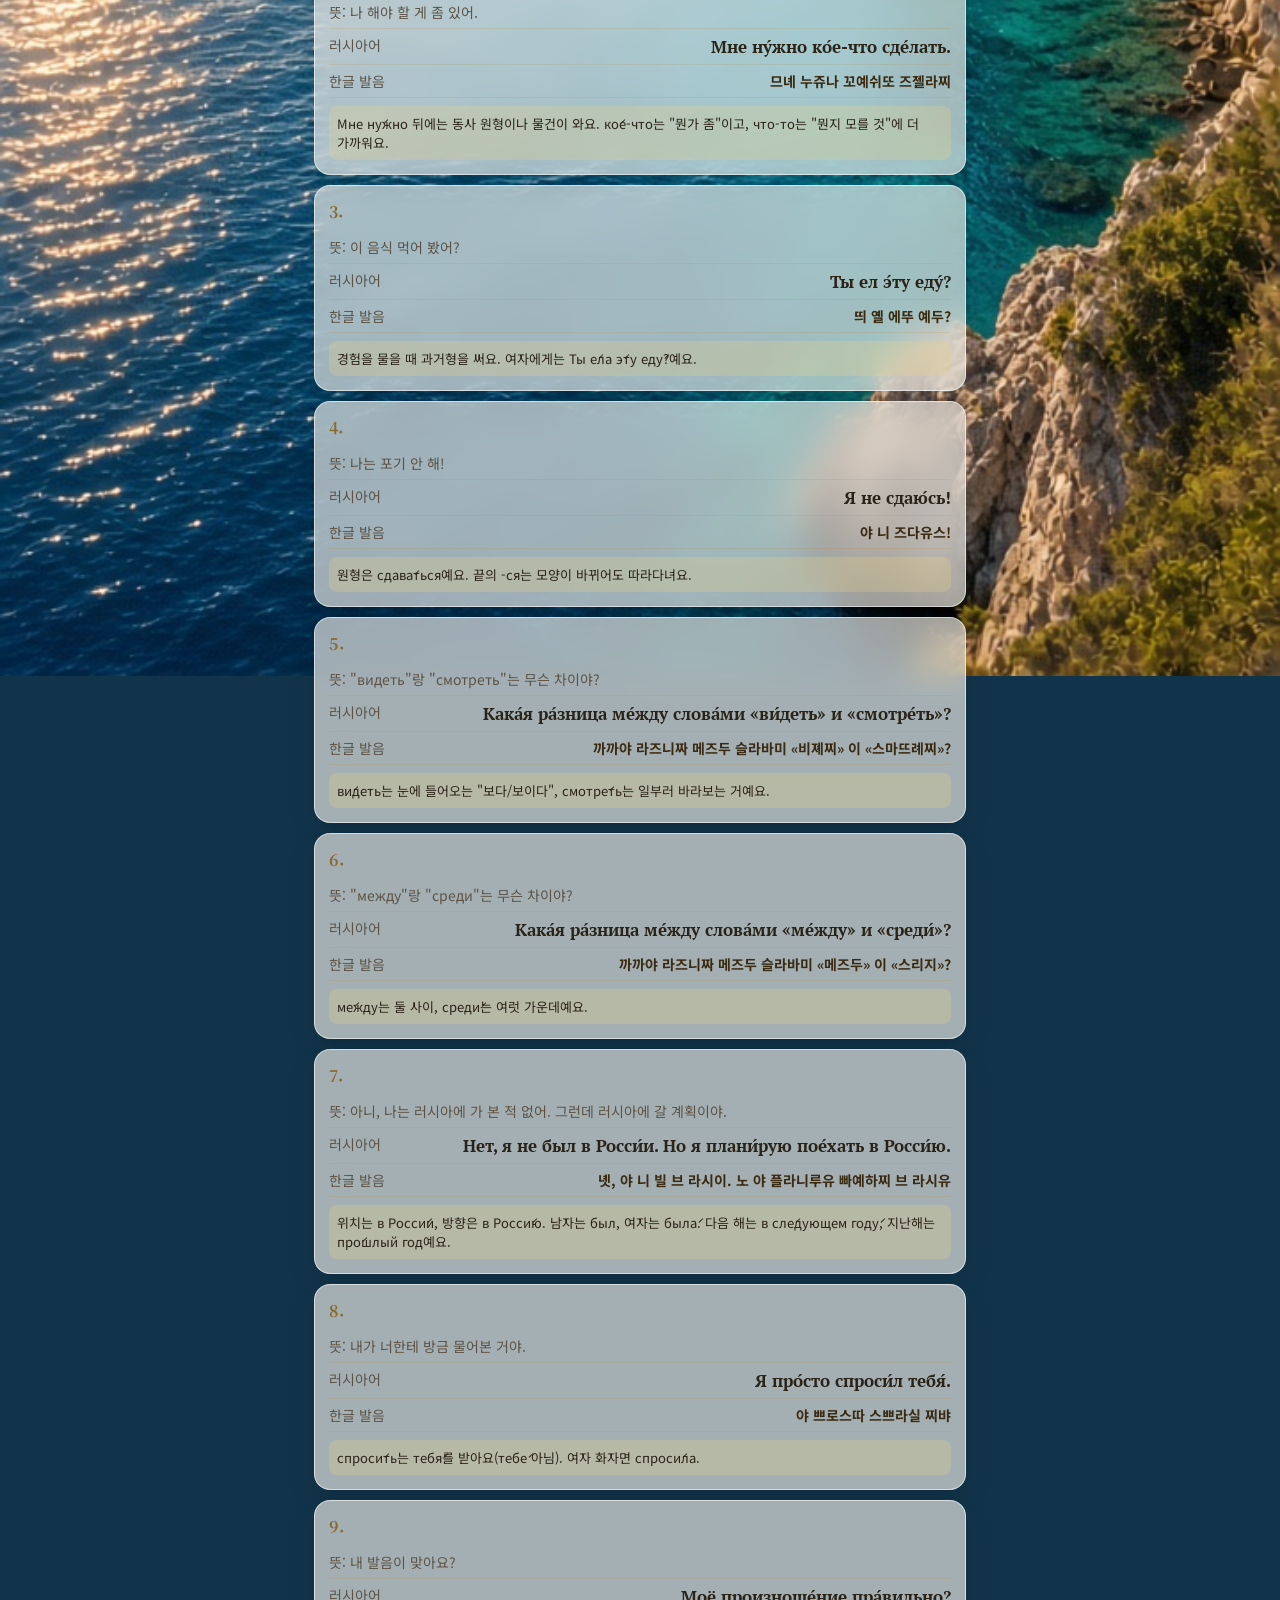
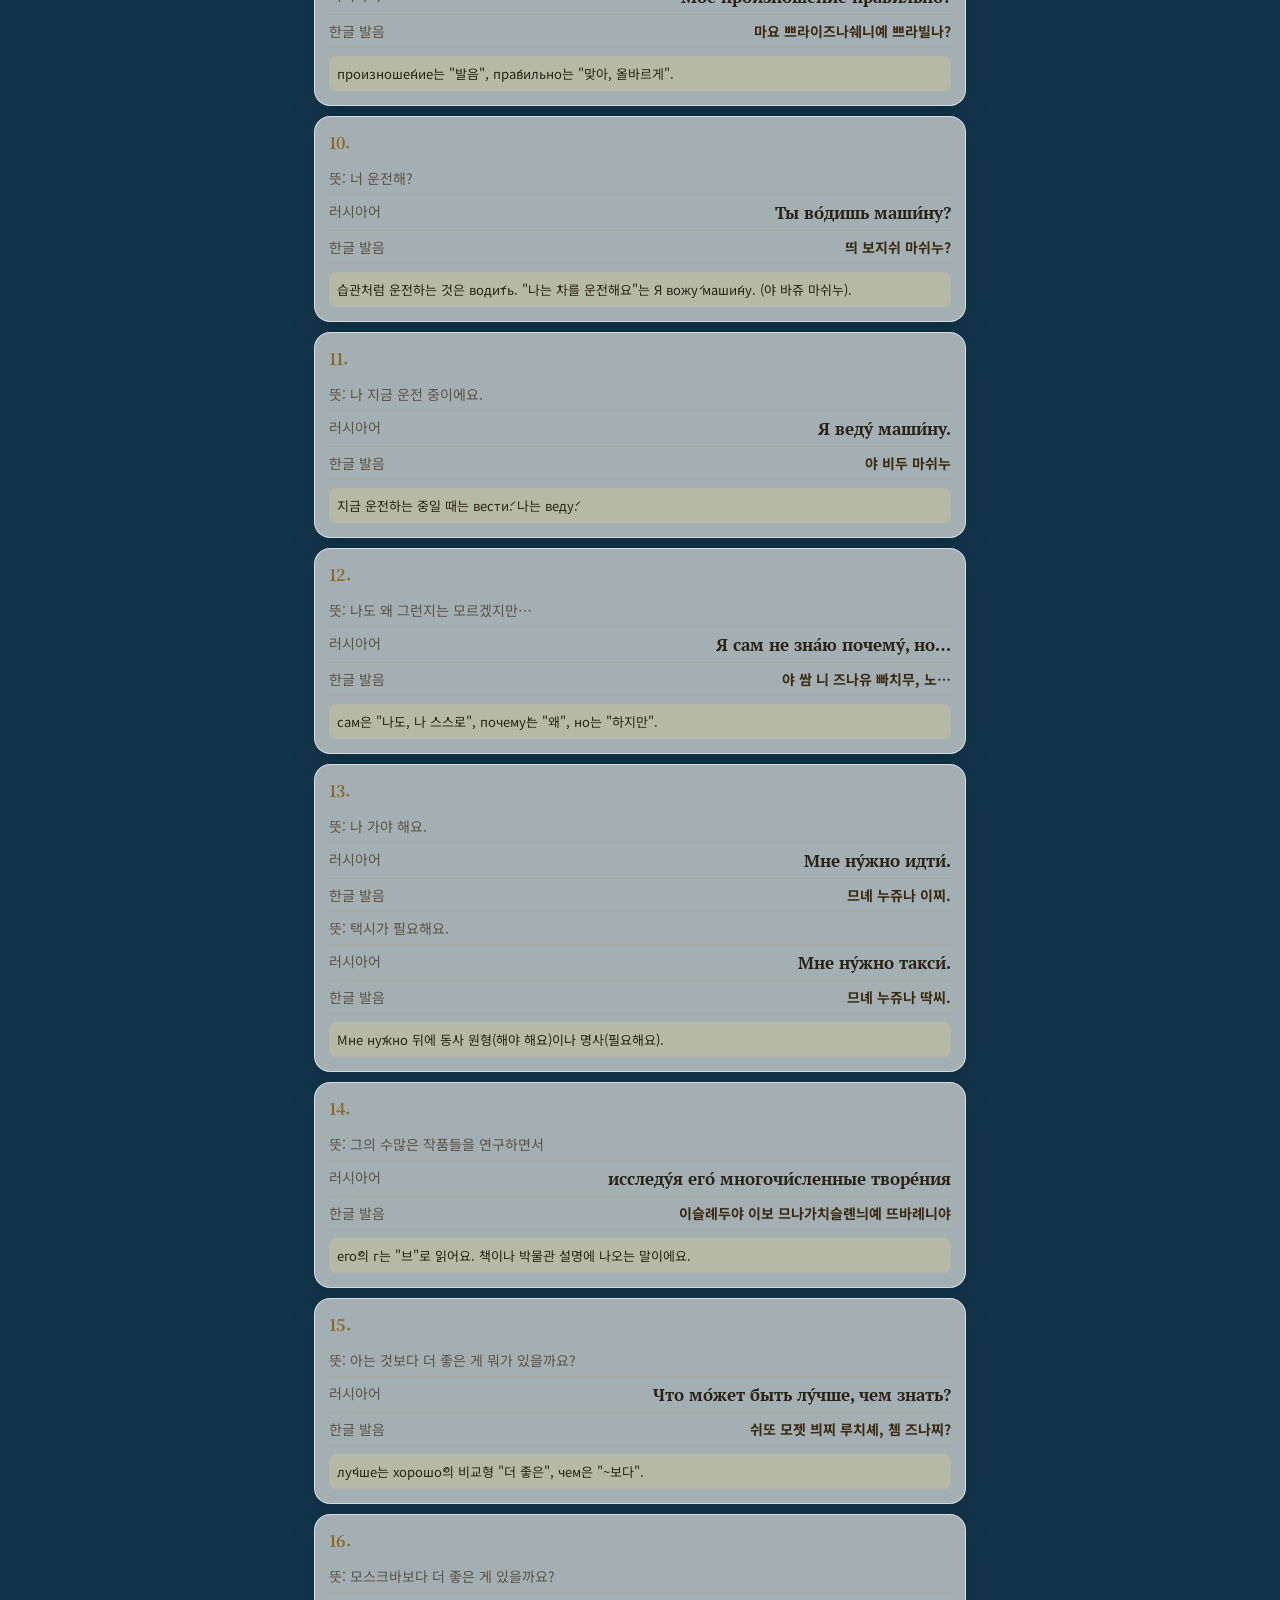
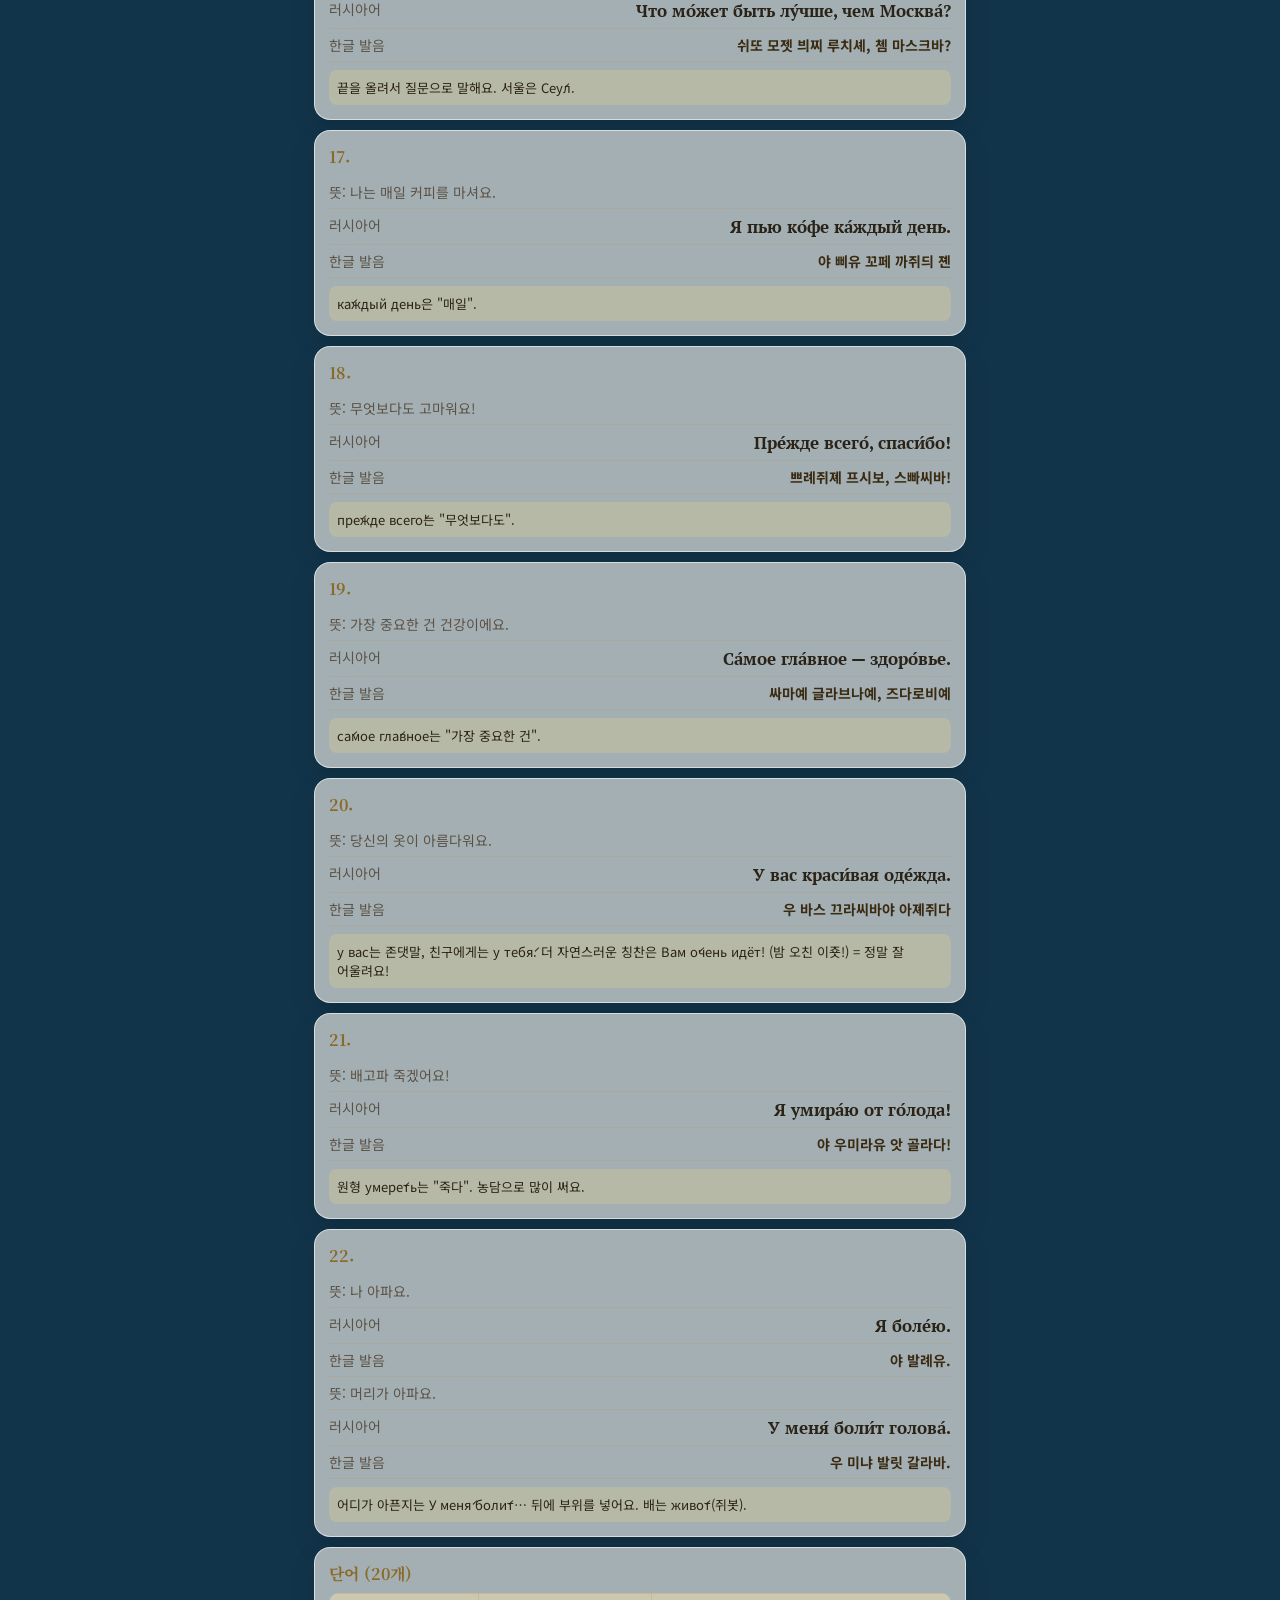
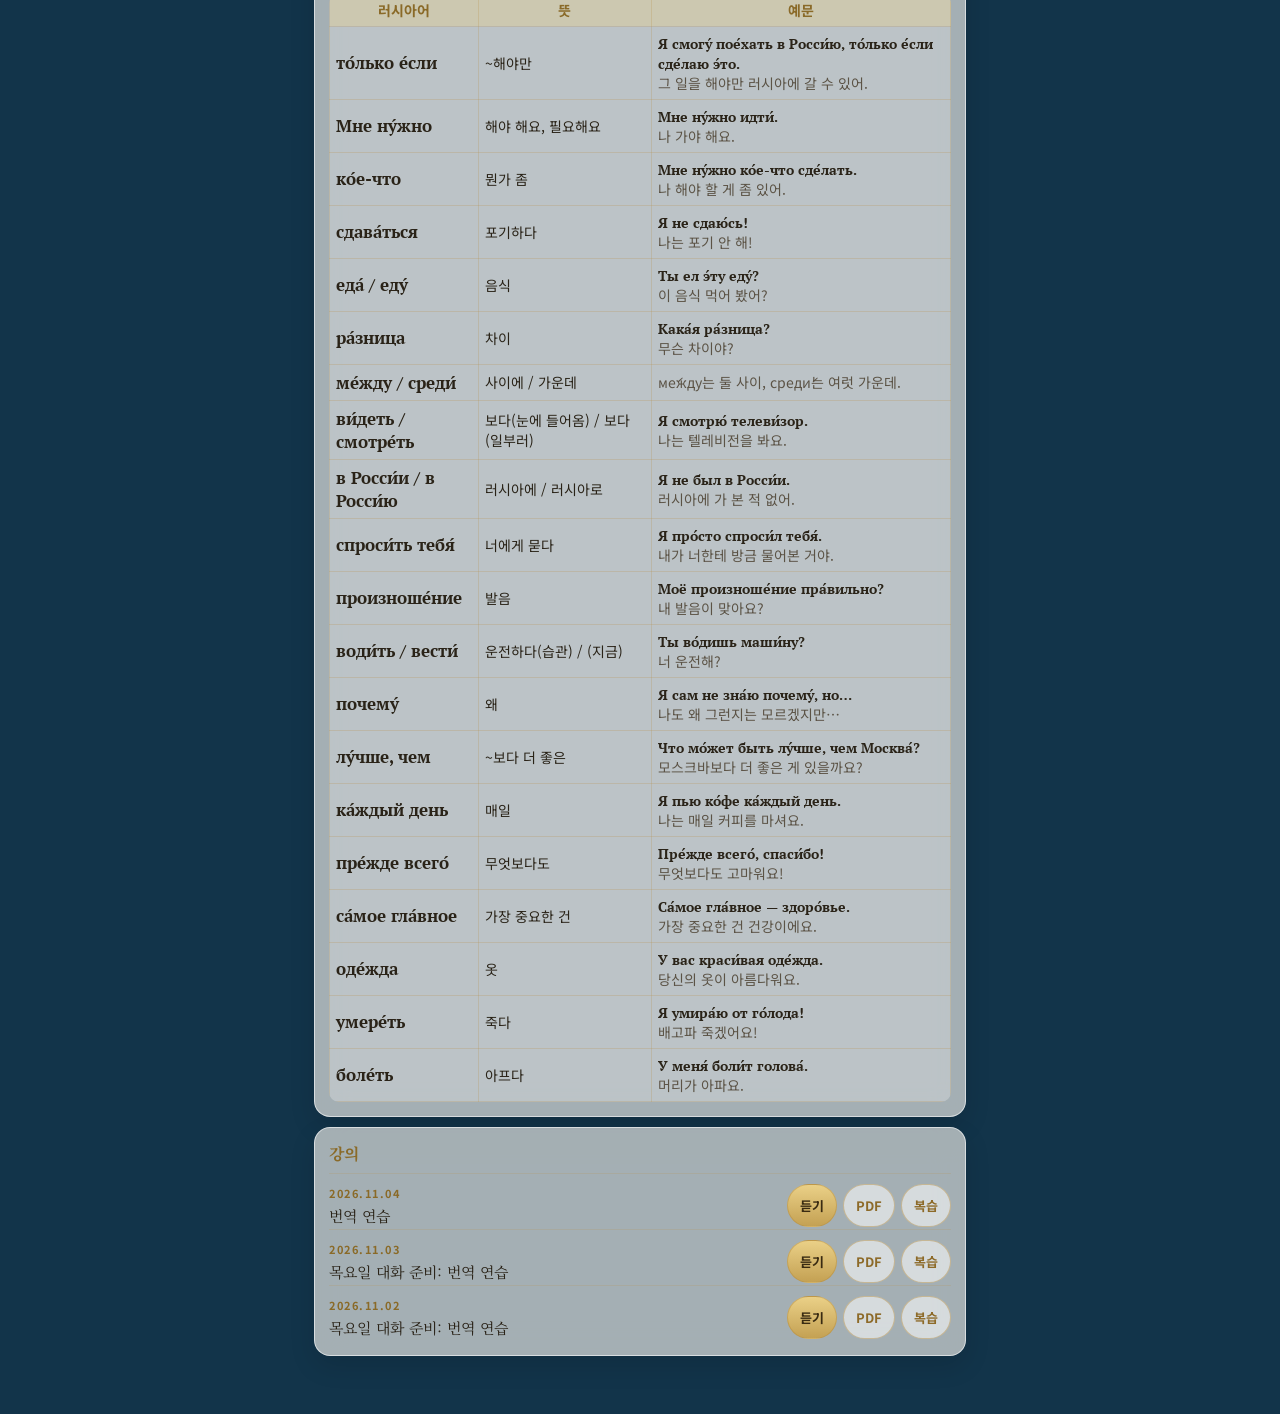
<file: week/2026-11-02.html>
<!DOCTYPE html>
<html lang="ko">
<head>
<meta charset="UTF-8">
<meta name="viewport" content="width=device-width, initial-scale=1.0">
<link rel="manifest" href="../manifest.webmanifest">
<meta name="theme-color" content="#12344A">
<link rel="icon" href="../favicon.ico" sizes="any">
<link rel="icon" type="image/png" sizes="32x32" href="../favicon-32.png">
<link rel="apple-touch-icon" sizes="180x180" href="../apple-touch-icon.png">
<meta name="apple-mobile-web-app-capable" content="yes">
<meta name="apple-mobile-web-app-status-bar-style" content="black">
<meta name="apple-mobile-web-app-title" content="글렙 공부">
<title>11월 첫째주 (11/2~11/8) · 글렙의 러시아어 공부</title>
<link rel="preconnect" href="https://fonts.googleapis.com">
<link rel="preconnect" href="https://fonts.gstatic.com" crossorigin>
<link href="https://fonts.googleapis.com/css2?family=Playfair+Display:ital,wght@0,500;1,400&family=Noto+Serif+KR:wght@500;600&family=Noto+Sans+KR:wght@400;500;700&family=PT+Serif:ital,wght@0,400;0,700;1,400&display=swap" rel="stylesheet">
<link rel="stylesheet" href="../styles.css">
</head>
<body class="lesson">
<!-- 새 주: 이 파일을 week/그주월요일.html로 복사한다. 맨 아래에 그 주 강의 링크(듣기·PDF·복습)를 둔다. 항목이 10개 미만이면 페이지를 만들지 않고 다음 주와 합친다. README.md '새 주 추가 방법'. -->
<div class="wrap">
<a class="back" href="../index.html">← 홈</a>
<h1 style="display:flex;flex-wrap:wrap;align-items:center;gap:8px">11월 첫째주 (11/2~11/8)</h1>
<p class="week-lead">비교·시제와 여행 계획, 그리고 생활에서 쓰는 말</p>
<div class="bar"><button id="q" type="button">숨기고 말해보기</button></div>
<section class="card"><h3>핵심 단어</h3>
<div class="r"><span class="ko">~해야만</span><span class="ru">то́лько е́сли</span></div>
<div class="r"><span class="ko">해야 해요, 필요해요</span><span class="ru">Мне ну́жно</span></div>
<div class="r"><span class="ko">뭔가 좀</span><span class="ru">ко́е-что</span></div>
<div class="r"><span class="ko">포기하다</span><span class="ru">сдава́ться</span></div>
<div class="r"><span class="ko">차이</span><span class="ru">ра́зница</span></div>
<div class="r"><span class="ko">~사이에</span><span class="ru">ме́жду</span></div>
<div class="r"><span class="ko">~가운데</span><span class="ru">среди́</span></div>
<div class="r"><span class="ko">보다(눈에 들어옴)</span><span class="ru">ви́деть</span></div>
<div class="r"><span class="ko">보다(일부러 봄)</span><span class="ru">смотре́ть</span></div>
<div class="r"><span class="ko">음식</span><span class="ru">еда́</span></div>
<div class="r"><span class="ko">러시아에(위치)</span><span class="ru">в Росси́и</span></div>
<div class="r"><span class="ko">러시아로(방향)</span><span class="ru">в Росси́ю</span></div>
<div class="r"><span class="ko">다음 해에</span><span class="ru">в сле́дующем году́</span></div>
<div class="r"><span class="ko">지난</span><span class="ru">про́шлый</span></div>
<div class="r"><span class="ko">너를/너에게(спроси́ть 뒤)</span><span class="ru">тебя́</span></div>
<div class="r"><span class="ko">너에게(여격)</span><span class="ru">тебе́</span></div>
<div class="r"><span class="ko">운전하다(습관)</span><span class="ru">води́ть</span></div>
<div class="r"><span class="ko">운전하다(지금)</span><span class="ru">вести́</span></div>
<div class="r"><span class="ko">왜</span><span class="ru">почему́</span></div>
<div class="r"><span class="ko">물</span><span class="ru">вода́</span></div>
<div class="r"><span class="ko">매일</span><span class="ru">ка́ждый день</span></div>
<div class="r"><span class="ko">무엇보다도</span><span class="ru">пре́жде всего́</span></div>
<div class="r"><span class="ko">가장 중요한 건</span><span class="ru">са́мое гла́вное</span></div>
<div class="r"><span class="ko">아름다운, 예쁜</span><span class="ru">краси́вая</span></div>
<div class="r"><span class="ko">옷</span><span class="ru">оде́жда</span></div>
<div class="r"><span class="ko">죽다</span><span class="ru">умере́ть</span></div>
<div class="r"><span class="ko">아프다</span><span class="ru">боле́ть</span></div>
<div class="r"><span class="ko">머리</span><span class="ru">голова́</span></div>
<div class="r"><span class="ko">배</span><span class="ru">живо́т</span></div>
</section>
<section class="card"><h3>1.</h3>
<div class="r"><span class="ko">뜻: 그 일을 해야만 러시아에 갈 수 있어.</span></div>
<div class="r"><span class="ko">러시아어</span><span class="ru">Я смогу́ пое́хать в Росси́ю, то́лько е́сли сде́лаю э́то.</span></div>
<div class="r"><span class="ko">한글 발음</span><span class="say">야 스마구 빠예하찌 브 라시유, 똘까 예슬리 즈젤라유 에따</span></div>
<p class="pt">то́лько е́сли는 &quot;~해야만&quot;이에요. &quot;러시아로 가다&quot;는 в Росси́ю, 이미 와 있으면 в Росси́и예요.</p></section>
<section class="card"><h3>2.</h3>
<div class="r"><span class="ko">뜻: 나 해야 할 게 좀 있어.</span></div>
<div class="r"><span class="ko">러시아어</span><span class="ru">Мне ну́жно ко́е-что сде́лать.</span></div>
<div class="r"><span class="ko">한글 발음</span><span class="say">므녜 누쥬나 꼬예쉬또 즈젤라찌</span></div>
<p class="pt">Мне ну́жно 뒤에는 동사 원형이나 물건이 와요. ко́е-что는 &quot;뭔가 좀&quot;이고, что-то는 &quot;뭔지 모를 것&quot;에 더 가까워요.</p></section>
<section class="card"><h3>3.</h3>
<div class="r"><span class="ko">뜻: 이 음식 먹어 봤어?</span></div>
<div class="r"><span class="ko">러시아어</span><span class="ru">Ты ел э́ту еду́?</span></div>
<div class="r"><span class="ko">한글 발음</span><span class="say">띄 옐 에뚜 예두?</span></div>
<p class="pt">경험을 물을 때 과거형을 써요. 여자에게는 Ты е́ла э́ту еду́?예요.</p></section>
<section class="card"><h3>4.</h3>
<div class="r"><span class="ko">뜻: 나는 포기 안 해!</span></div>
<div class="r"><span class="ko">러시아어</span><span class="ru">Я не сдаю́сь!</span></div>
<div class="r"><span class="ko">한글 발음</span><span class="say">야 니 즈다유스!</span></div>
<p class="pt">원형은 сдава́ться예요. 끝의 -ся는 모양이 바뀌어도 따라다녀요.</p></section>
<section class="card"><h3>5.</h3>
<div class="r"><span class="ko">뜻: &quot;видеть&quot;랑 &quot;смотреть&quot;는 무슨 차이야?</span></div>
<div class="r"><span class="ko">러시아어</span><span class="ru">Кака́я ра́зница ме́жду слова́ми «ви́деть» и «смотре́ть»?</span></div>
<div class="r"><span class="ko">한글 발음</span><span class="say">까까야 라즈니짜 메즈두 슬라바미 «비졔찌» 이 «스마뜨례찌»?</span></div>
<p class="pt">ви́деть는 눈에 들어오는 &quot;보다/보이다&quot;, смотре́ть는 일부러 바라보는 거예요.</p></section>
<section class="card"><h3>6.</h3>
<div class="r"><span class="ko">뜻: &quot;между&quot;랑 &quot;среди&quot;는 무슨 차이야?</span></div>
<div class="r"><span class="ko">러시아어</span><span class="ru">Кака́я ра́зница ме́жду слова́ми «ме́жду» и «среди́»?</span></div>
<div class="r"><span class="ko">한글 발음</span><span class="say">까까야 라즈니짜 메즈두 슬라바미 «메즈두» 이 «스리지»?</span></div>
<p class="pt">ме́жду는 둘 사이, среди́는 여럿 가운데예요.</p></section>
<section class="card"><h3>7.</h3>
<div class="r"><span class="ko">뜻: 아니, 나는 러시아에 가 본 적 없어. 그런데 러시아에 갈 계획이야.</span></div>
<div class="r"><span class="ko">러시아어</span><span class="ru">Нет, я не был в Росси́и. Но я плани́рую пое́хать в Росси́ю.</span></div>
<div class="r"><span class="ko">한글 발음</span><span class="say">녯, 야 니 빌 브 라시이. 노 야 플라니루유 빠예하찌 브 라시유</span></div>
<p class="pt">위치는 в Росси́и, 방향은 в Росси́ю. 남자는 был, 여자는 была́. 다음 해는 в сле́дующем году́, 지난해는 про́шлый год예요.</p></section>
<section class="card"><h3>8.</h3>
<div class="r"><span class="ko">뜻: 내가 너한테 방금 물어본 거야.</span></div>
<div class="r"><span class="ko">러시아어</span><span class="ru">Я про́сто спроси́л тебя́.</span></div>
<div class="r"><span class="ko">한글 발음</span><span class="say">야 쁘로스따 스쁘라실 찌뱌</span></div>
<p class="pt">спроси́ть는 тебя́를 받아요(тебе́ 아님). 여자 화자면 спроси́ла.</p></section>
<section class="card"><h3>9.</h3>
<div class="r"><span class="ko">뜻: 내 발음이 맞아요?</span></div>
<div class="r"><span class="ko">러시아어</span><span class="ru">Моё произноше́ние пра́вильно?</span></div>
<div class="r"><span class="ko">한글 발음</span><span class="say">마요 쁘라이즈나쉐니예 쁘라빌나?</span></div>
<p class="pt">произноше́ние는 &quot;발음&quot;, пра́вильно는 &quot;맞아, 올바르게&quot;.</p></section>
<section class="card"><h3>10.</h3>
<div class="r"><span class="ko">뜻: 너 운전해?</span></div>
<div class="r"><span class="ko">러시아어</span><span class="ru">Ты во́дишь маши́ну?</span></div>
<div class="r"><span class="ko">한글 발음</span><span class="say">띄 보지쉬 마쉬누?</span></div>
<p class="pt">습관처럼 운전하는 것은 води́ть. &quot;나는 차를 운전해요&quot;는 Я вожу́ маши́ну. (야 바쥬 마쉬누).</p></section>
<section class="card"><h3>11.</h3>
<div class="r"><span class="ko">뜻: 나 지금 운전 중이에요.</span></div>
<div class="r"><span class="ko">러시아어</span><span class="ru">Я веду́ маши́ну.</span></div>
<div class="r"><span class="ko">한글 발음</span><span class="say">야 비두 마쉬누</span></div>
<p class="pt">지금 운전하는 중일 때는 вести́. 나는 веду́.</p></section>
<section class="card"><h3>12.</h3>
<div class="r"><span class="ko">뜻: 나도 왜 그런지는 모르겠지만…</span></div>
<div class="r"><span class="ko">러시아어</span><span class="ru">Я сам не зна́ю почему́, но…</span></div>
<div class="r"><span class="ko">한글 발음</span><span class="say">야 쌈 니 즈나유 빠치무, 노…</span></div>
<p class="pt">сам은 &quot;나도, 나 스스로&quot;, почему́는 &quot;왜&quot;, но는 &quot;하지만&quot;.</p></section>
<section class="card"><h3>13.</h3>
<div class="r"><span class="ko">뜻: 나 가야 해요.</span></div>
<div class="r"><span class="ko">러시아어</span><span class="ru">Мне ну́жно идти́.</span></div>
<div class="r"><span class="ko">한글 발음</span><span class="say">므녜 누쥬나 이찌.</span></div>
<div class="r"><span class="ko">뜻: 택시가 필요해요.</span></div>
<div class="r"><span class="ko">러시아어</span><span class="ru">Мне ну́жно такси́.</span></div>
<div class="r"><span class="ko">한글 발음</span><span class="say">므녜 누쥬나 딱씨.</span></div>
<p class="pt">Мне ну́жно 뒤에 동사 원형(해야 해요)이나 명사(필요해요).</p></section>
<section class="card"><h3>14.</h3>
<div class="r"><span class="ko">뜻: 그의 수많은 작품들을 연구하면서</span></div>
<div class="r"><span class="ko">러시아어</span><span class="ru">исследу́я его́ многочи́сленные творе́ния</span></div>
<div class="r"><span class="ko">한글 발음</span><span class="say">이슬례두야 이보 므나가치슬롄늬예 뜨바례니야</span></div>
<p class="pt">его́의 г는 &quot;브&quot;로 읽어요. 책이나 박물관 설명에 나오는 말이에요.</p></section>
<section class="card"><h3>15.</h3>
<div class="r"><span class="ko">뜻: 아는 것보다 더 좋은 게 뭐가 있을까요?</span></div>
<div class="r"><span class="ko">러시아어</span><span class="ru">Что мо́жет быть лу́чше, чем знать?</span></div>
<div class="r"><span class="ko">한글 발음</span><span class="say">쉬또 모젯 븨찌 루치셰, 쳄 즈나찌?</span></div>
<p class="pt">лу́чше는 хорошо́의 비교형 &quot;더 좋은&quot;, чем은 &quot;~보다&quot;.</p></section>
<section class="card"><h3>16.</h3>
<div class="r"><span class="ko">뜻: 모스크바보다 더 좋은 게 있을까요?</span></div>
<div class="r"><span class="ko">러시아어</span><span class="ru">Что мо́жет быть лу́чше, чем Москва́?</span></div>
<div class="r"><span class="ko">한글 발음</span><span class="say">쉬또 모젯 븨찌 루치셰, 쳄 마스크바?</span></div>
<p class="pt">끝을 올려서 질문으로 말해요. 서울은 Сеу́л.</p></section>
<section class="card"><h3>17.</h3>
<div class="r"><span class="ko">뜻: 나는 매일 커피를 마셔요.</span></div>
<div class="r"><span class="ko">러시아어</span><span class="ru">Я пью ко́фе ка́ждый день.</span></div>
<div class="r"><span class="ko">한글 발음</span><span class="say">야 삐유 꼬페 까쥐듸 졘</span></div>
<p class="pt">ка́ждый день은 &quot;매일&quot;.</p></section>
<section class="card"><h3>18.</h3>
<div class="r"><span class="ko">뜻: 무엇보다도 고마워요!</span></div>
<div class="r"><span class="ko">러시아어</span><span class="ru">Пре́жде всего́, спаси́бо!</span></div>
<div class="r"><span class="ko">한글 발음</span><span class="say">쁘례쥐졔 프시보, 스빠씨바!</span></div>
<p class="pt">пре́жде всего́는 &quot;무엇보다도&quot;.</p></section>
<section class="card"><h3>19.</h3>
<div class="r"><span class="ko">뜻: 가장 중요한 건 건강이에요.</span></div>
<div class="r"><span class="ko">러시아어</span><span class="ru">Са́мое гла́вное — здоро́вье.</span></div>
<div class="r"><span class="ko">한글 발음</span><span class="say">싸마예 글라브나예, 즈다로비예</span></div>
<p class="pt">са́мое гла́вное는 &quot;가장 중요한 건&quot;.</p></section>
<section class="card"><h3>20.</h3>
<div class="r"><span class="ko">뜻: 당신의 옷이 아름다워요.</span></div>
<div class="r"><span class="ko">러시아어</span><span class="ru">У вас краси́вая оде́жда.</span></div>
<div class="r"><span class="ko">한글 발음</span><span class="say">우 바스 끄라씨바야 아졔쥐다</span></div>
<p class="pt">у вас는 존댓말, 친구에게는 у тебя́. 더 자연스러운 칭찬은 Вам о́чень идёт! (밤 오친 이죳!) = 정말 잘 어울려요!</p></section>
<section class="card"><h3>21.</h3>
<div class="r"><span class="ko">뜻: 배고파 죽겠어요!</span></div>
<div class="r"><span class="ko">러시아어</span><span class="ru">Я умира́ю от го́лода!</span></div>
<div class="r"><span class="ko">한글 발음</span><span class="say">야 우미라유 앗 골라다!</span></div>
<p class="pt">원형 умере́ть는 &quot;죽다&quot;. 농담으로 많이 써요.</p></section>
<section class="card"><h3>22.</h3>
<div class="r"><span class="ko">뜻: 나 아파요.</span></div>
<div class="r"><span class="ko">러시아어</span><span class="ru">Я боле́ю.</span></div>
<div class="r"><span class="ko">한글 발음</span><span class="say">야 발례유.</span></div>
<div class="r"><span class="ko">뜻: 머리가 아파요.</span></div>
<div class="r"><span class="ko">러시아어</span><span class="ru">У меня́ боли́т голова́.</span></div>
<div class="r"><span class="ko">한글 발음</span><span class="say">우 미냐 발릿 갈라바.</span></div>
<p class="pt">어디가 아픈지는 У меня́ боли́т… 뒤에 부위를 넣어요. 배는 живо́т(쥐봇).</p></section>
<section class="card" id="words"><h3>단어 (20개)</h3><table><tr><th>러시아어</th><th>뜻</th><th>예문</th></tr>
<tr><td><span class="ru">то́лько е́сли</span></td><td>~해야만</td><td><span class="ru" style="font-size:14px">Я смогу́ пое́хать в Росси́ю, то́лько е́сли сде́лаю э́то.</span><div class="ko">그 일을 해야만 러시아에 갈 수 있어.</div></td></tr>
<tr><td><span class="ru">Мне ну́жно</span></td><td>해야 해요, 필요해요</td><td><span class="ru" style="font-size:14px">Мне ну́жно идти́.</span><div class="ko">나 가야 해요.</div></td></tr>
<tr><td><span class="ru">ко́е-что</span></td><td>뭔가 좀</td><td><span class="ru" style="font-size:14px">Мне ну́жно ко́е-что сде́лать.</span><div class="ko">나 해야 할 게 좀 있어.</div></td></tr>
<tr><td><span class="ru">сдава́ться</span></td><td>포기하다</td><td><span class="ru" style="font-size:14px">Я не сдаю́сь!</span><div class="ko">나는 포기 안 해!</div></td></tr>
<tr><td><span class="ru">еда́ / еду́</span></td><td>음식</td><td><span class="ru" style="font-size:14px">Ты ел э́ту еду́?</span><div class="ko">이 음식 먹어 봤어?</div></td></tr>
<tr><td><span class="ru">ра́зница</span></td><td>차이</td><td><span class="ru" style="font-size:14px">Кака́я ра́зница?</span><div class="ko">무슨 차이야?</div></td></tr>
<tr><td><span class="ru">ме́жду / среди́</span></td><td>사이에 / 가운데</td><td><div class="ko">ме́жду는 둘 사이, среди́는 여럿 가운데.</div></td></tr>
<tr><td><span class="ru">ви́деть / смотре́ть</span></td><td>보다(눈에 들어옴) / 보다(일부러)</td><td><span class="ru" style="font-size:14px">Я смотрю́ телеви́зор.</span><div class="ko">나는 텔레비전을 봐요.</div></td></tr>
<tr><td><span class="ru">в Росси́и / в Росси́ю</span></td><td>러시아에 / 러시아로</td><td><span class="ru" style="font-size:14px">Я не был в Росси́и.</span><div class="ko">러시아에 가 본 적 없어.</div></td></tr>
<tr><td><span class="ru">спроси́ть тебя́</span></td><td>너에게 묻다</td><td><span class="ru" style="font-size:14px">Я про́сто спроси́л тебя́.</span><div class="ko">내가 너한테 방금 물어본 거야.</div></td></tr>
<tr><td><span class="ru">произноше́ние</span></td><td>발음</td><td><span class="ru" style="font-size:14px">Моё произноше́ние пра́вильно?</span><div class="ko">내 발음이 맞아요?</div></td></tr>
<tr><td><span class="ru">води́ть / вести́</span></td><td>운전하다(습관) / (지금)</td><td><span class="ru" style="font-size:14px">Ты во́дишь маши́ну?</span><div class="ko">너 운전해?</div></td></tr>
<tr><td><span class="ru">почему́</span></td><td>왜</td><td><span class="ru" style="font-size:14px">Я сам не зна́ю почему́, но…</span><div class="ko">나도 왜 그런지는 모르겠지만…</div></td></tr>
<tr><td><span class="ru">лу́чше, чем</span></td><td>~보다 더 좋은</td><td><span class="ru" style="font-size:14px">Что мо́жет быть лу́чше, чем Москва́?</span><div class="ko">모스크바보다 더 좋은 게 있을까요?</div></td></tr>
<tr><td><span class="ru">ка́ждый день</span></td><td>매일</td><td><span class="ru" style="font-size:14px">Я пью ко́фе ка́ждый день.</span><div class="ko">나는 매일 커피를 마셔요.</div></td></tr>
<tr><td><span class="ru">пре́жде всего́</span></td><td>무엇보다도</td><td><span class="ru" style="font-size:14px">Пре́жде всего́, спаси́бо!</span><div class="ko">무엇보다도 고마워요!</div></td></tr>
<tr><td><span class="ru">са́мое гла́вное</span></td><td>가장 중요한 건</td><td><span class="ru" style="font-size:14px">Са́мое гла́вное — здоро́вье.</span><div class="ko">가장 중요한 건 건강이에요.</div></td></tr>
<tr><td><span class="ru">оде́жда</span></td><td>옷</td><td><span class="ru" style="font-size:14px">У вас краси́вая оде́жда.</span><div class="ko">당신의 옷이 아름다워요.</div></td></tr>
<tr><td><span class="ru">умере́ть</span></td><td>죽다</td><td><span class="ru" style="font-size:14px">Я умира́ю от го́лода!</span><div class="ko">배고파 죽겠어요!</div></td></tr>
<tr><td><span class="ru">боле́ть</span></td><td>아프다</td><td><span class="ru" style="font-size:14px">У меня́ боли́т голова́.</span><div class="ko">머리가 아파요.</div></td></tr>
</table></section>
<section class="card lectures" id="lectures">
<h3>강의</h3>
<div class="lec">
  <div class="meta">
    <div class="date">2026.11.04</div>
    <div class="title">번역 연습</div>
  </div>
  <div class="acts">
    <a class="play" href="../audio/lecture-2026-11-04.mp3">듣기</a>
    <a class="pdf" href="../lectures/lecture-2026-11-04.pdf" target="_blank" rel="noopener">PDF</a>
    <a class="pdf" href="../review/2026-11-04.html">복습</a>
  </div>
</div>
<div class="lec">
  <div class="meta">
    <div class="date">2026.11.03</div>
    <div class="title">목요일 대화 준비: 번역 연습</div>
  </div>
  <div class="acts">
    <a class="play" href="../audio/lecture-2026-11-03.mp3">듣기</a>
    <a class="pdf" href="../lectures/lecture-2026-11-03.pdf" target="_blank" rel="noopener">PDF</a>
    <a class="pdf" href="../review/2026-11-03.html">복습</a>
  </div>
</div>
<div class="lec">
  <div class="meta">
    <div class="date">2026.11.02</div>
    <div class="title">목요일 대화 준비: 번역 연습</div>
  </div>
  <div class="acts">
    <a class="play" href="../audio/lecture-2026-11-02.mp3">듣기</a>
    <a class="pdf" href="../lectures/lecture-2026-11-02.pdf" target="_blank" rel="noopener">PDF</a>
    <a class="pdf" href="../review/2026-11-02.html">복습</a>
  </div>
</div>
</section>

</div>
<script>
const b=document.getElementById('q');b.onclick=()=>{const on=document.body.classList.toggle('quiz');b.textContent=on?'모두 보기':'숨기고 말해보기';document.querySelectorAll('.ru').forEach(e=>e.classList.remove('show'))};
document.querySelectorAll('.ru').forEach(e=>e.onclick=()=>e.classList.toggle('show'));
</script>
<script>
if ("serviceWorker" in navigator) {
  var manifest = document.querySelector('link[rel="manifest"]');
  if (manifest) navigator.serviceWorker.register(new URL("sw.js", manifest.href));
}
</script>
</body>
</html>
</file>
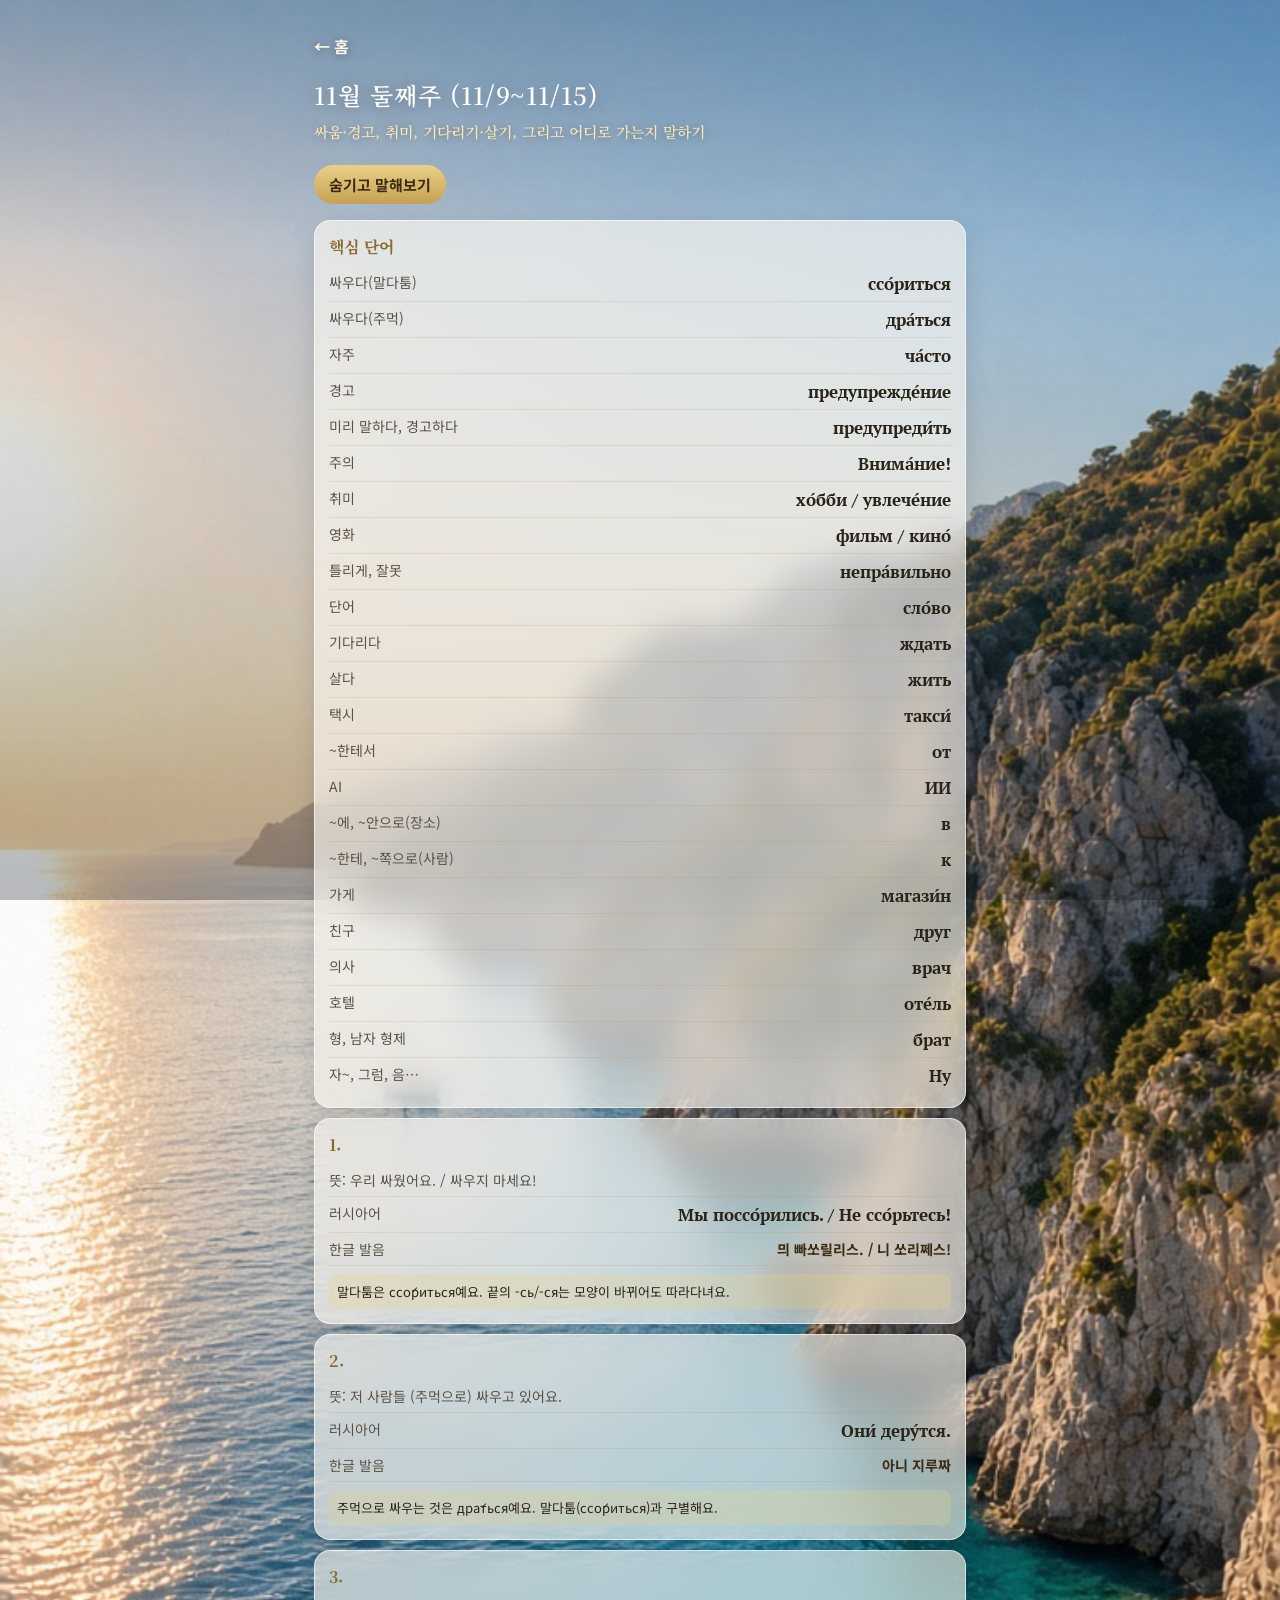
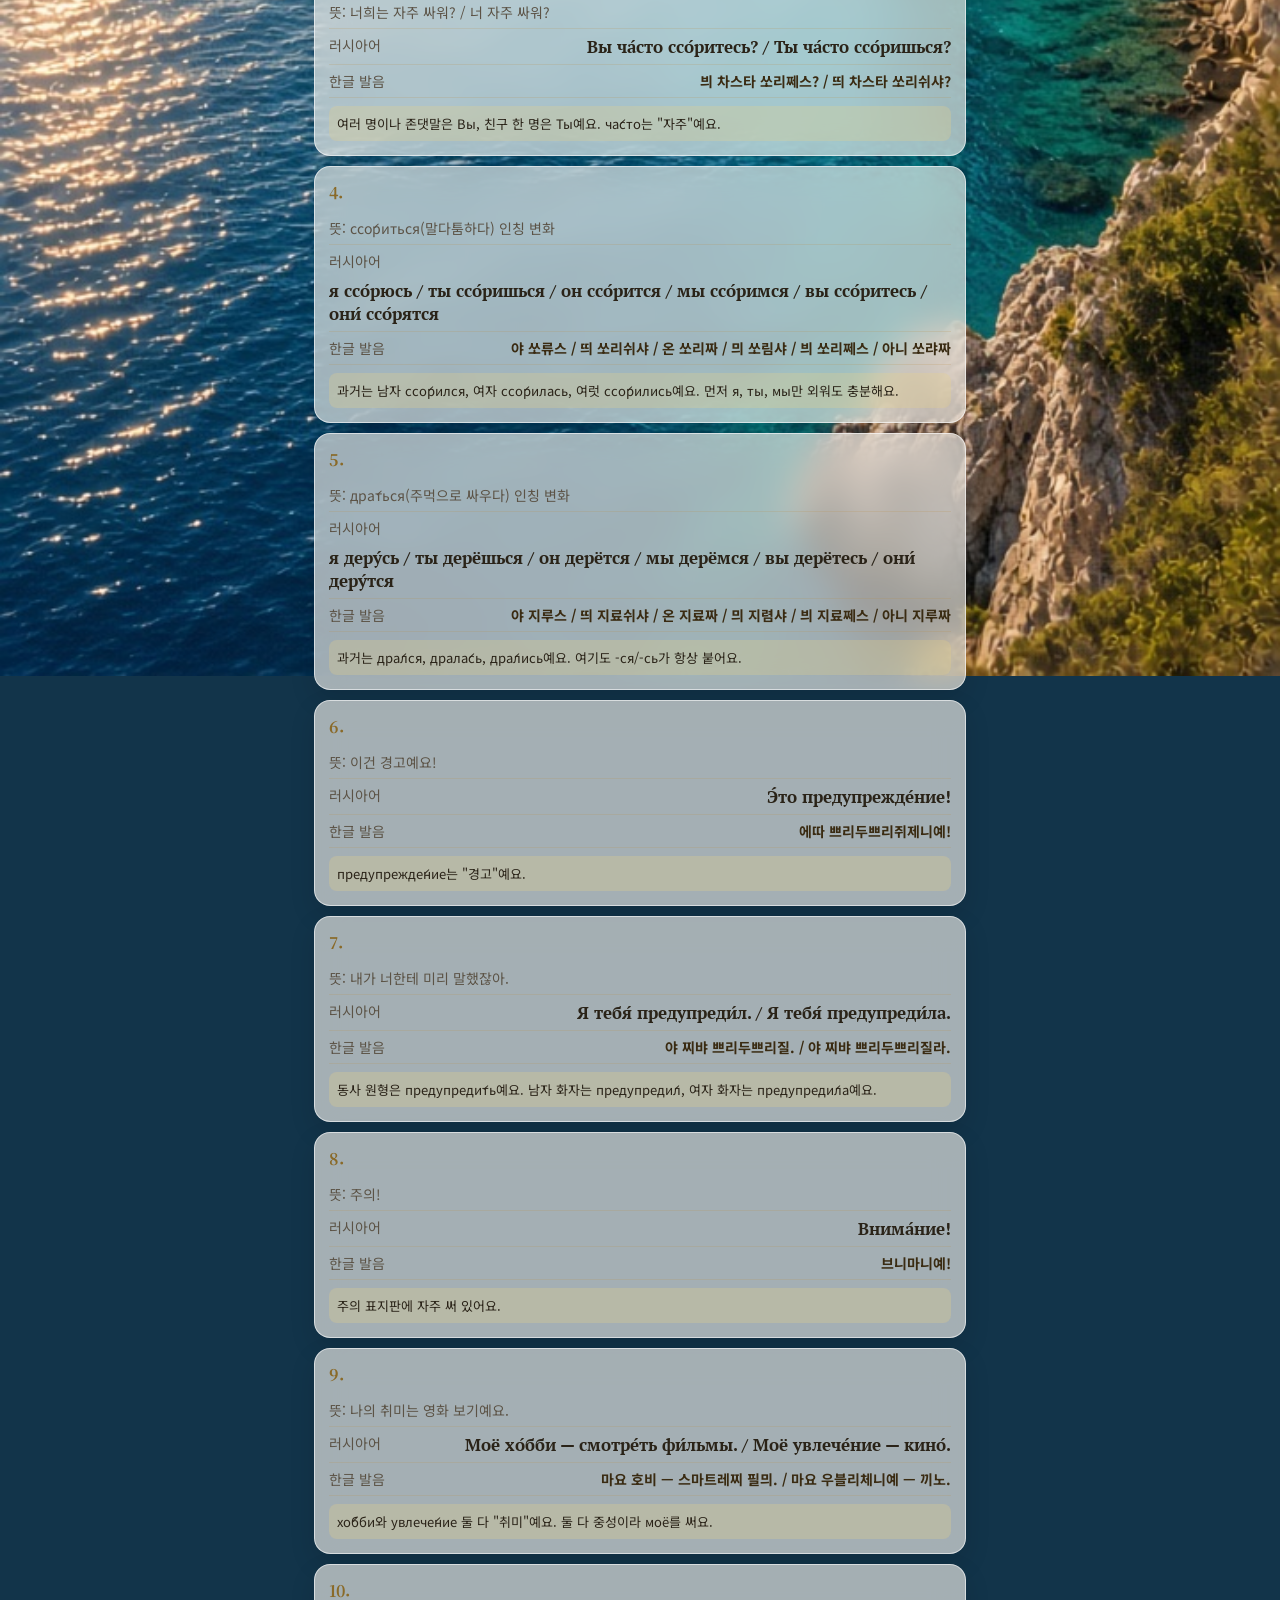
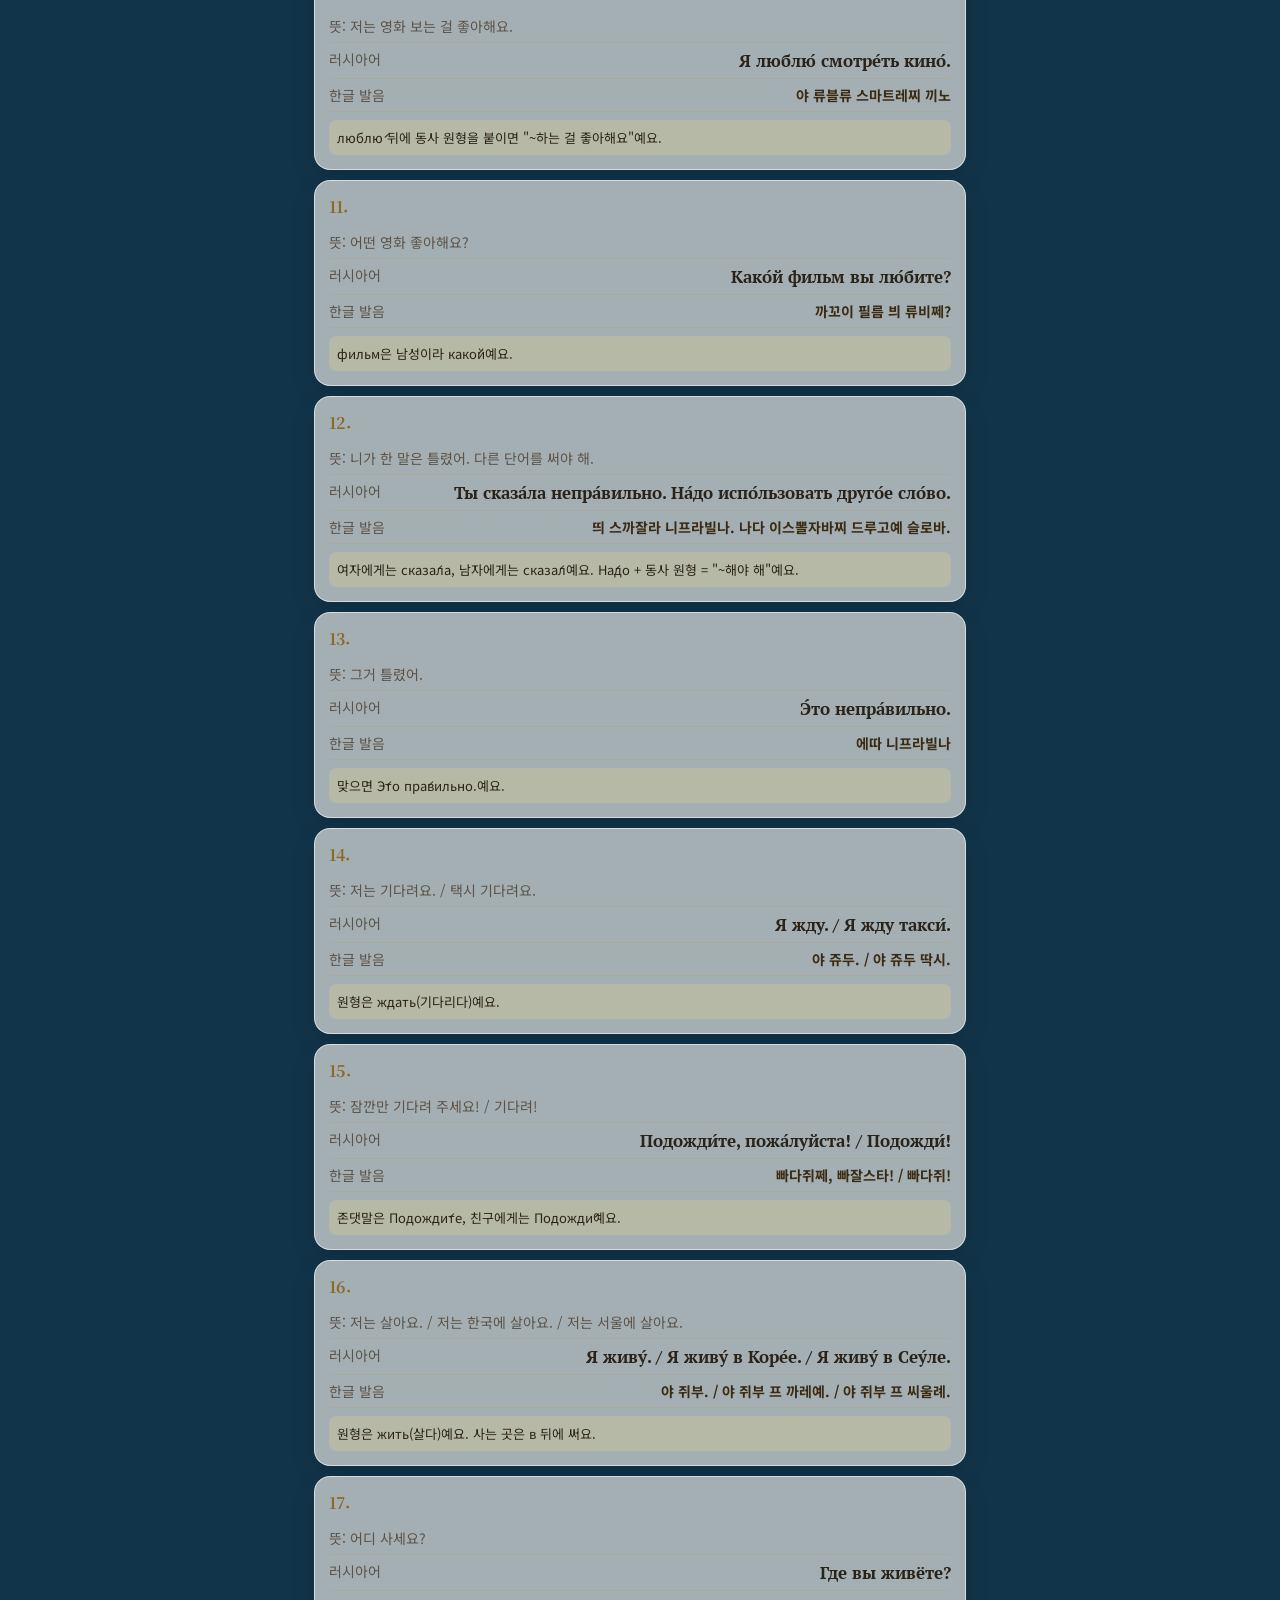
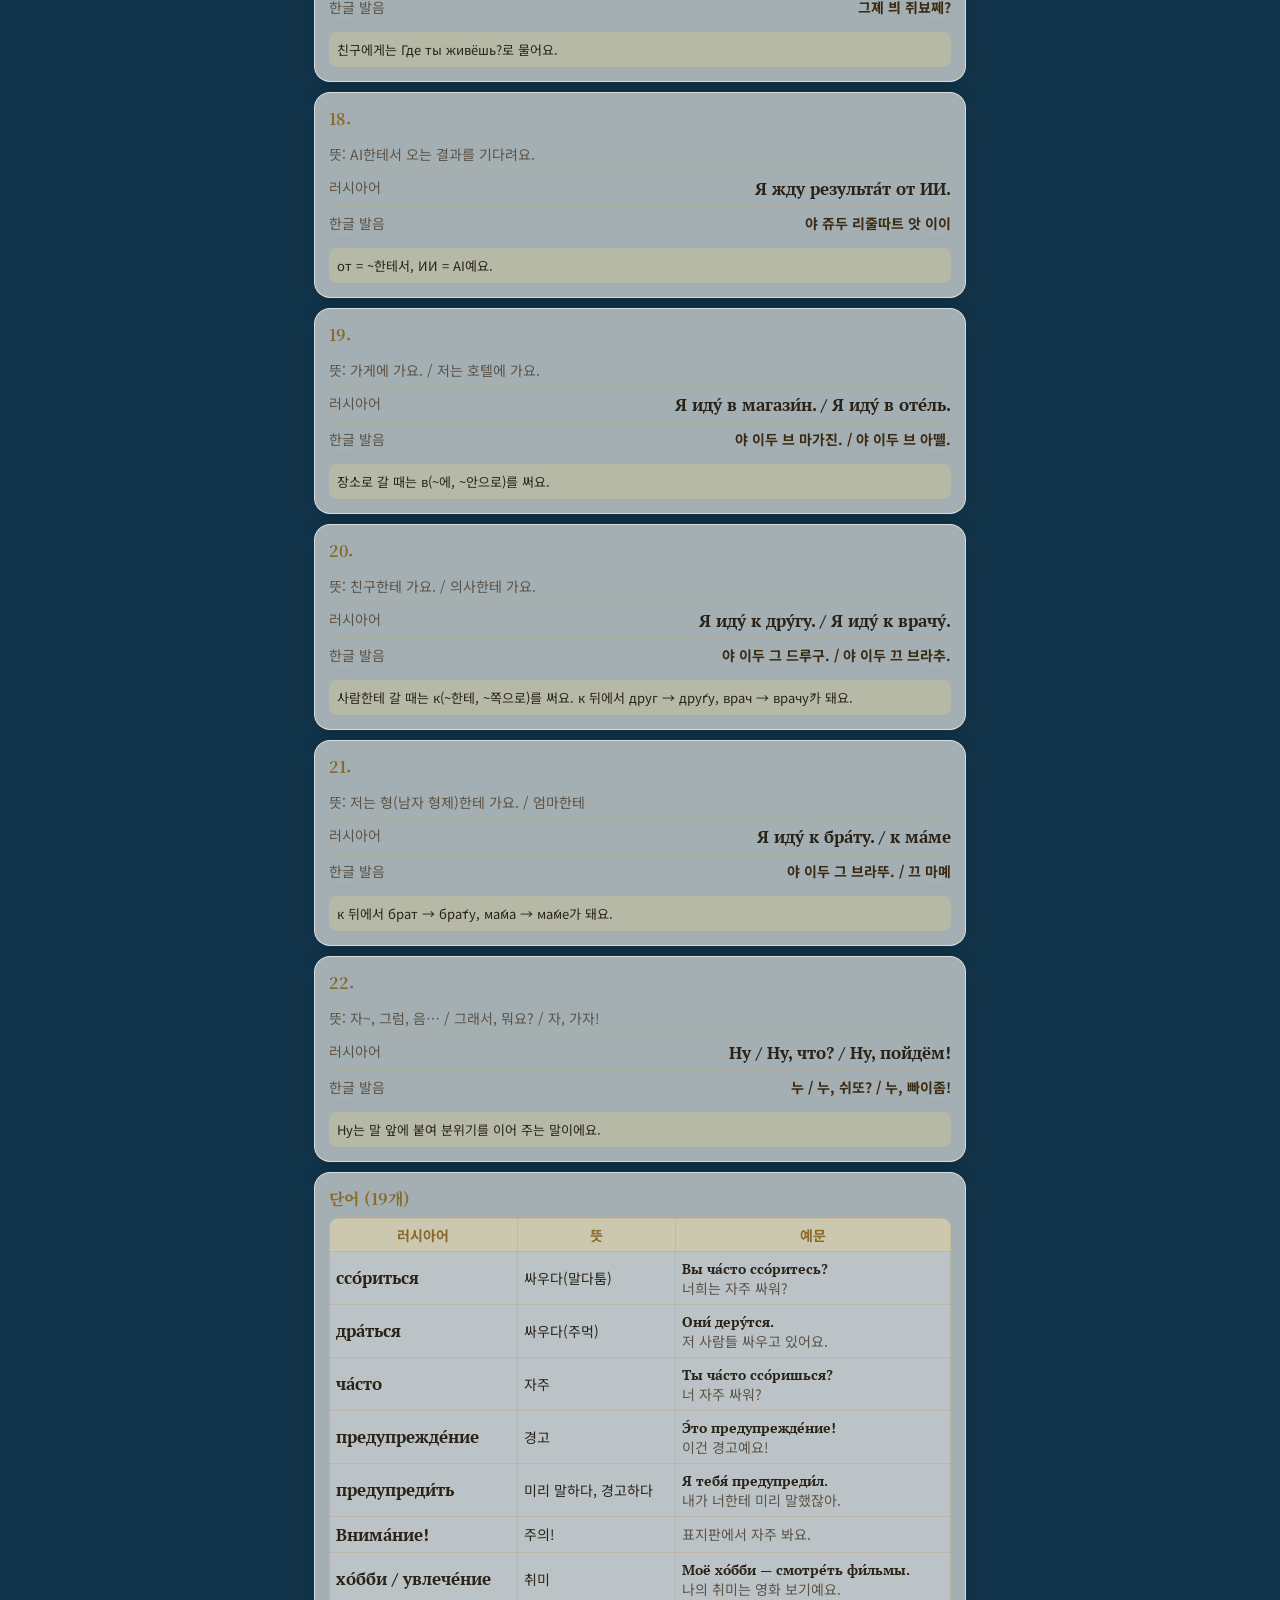
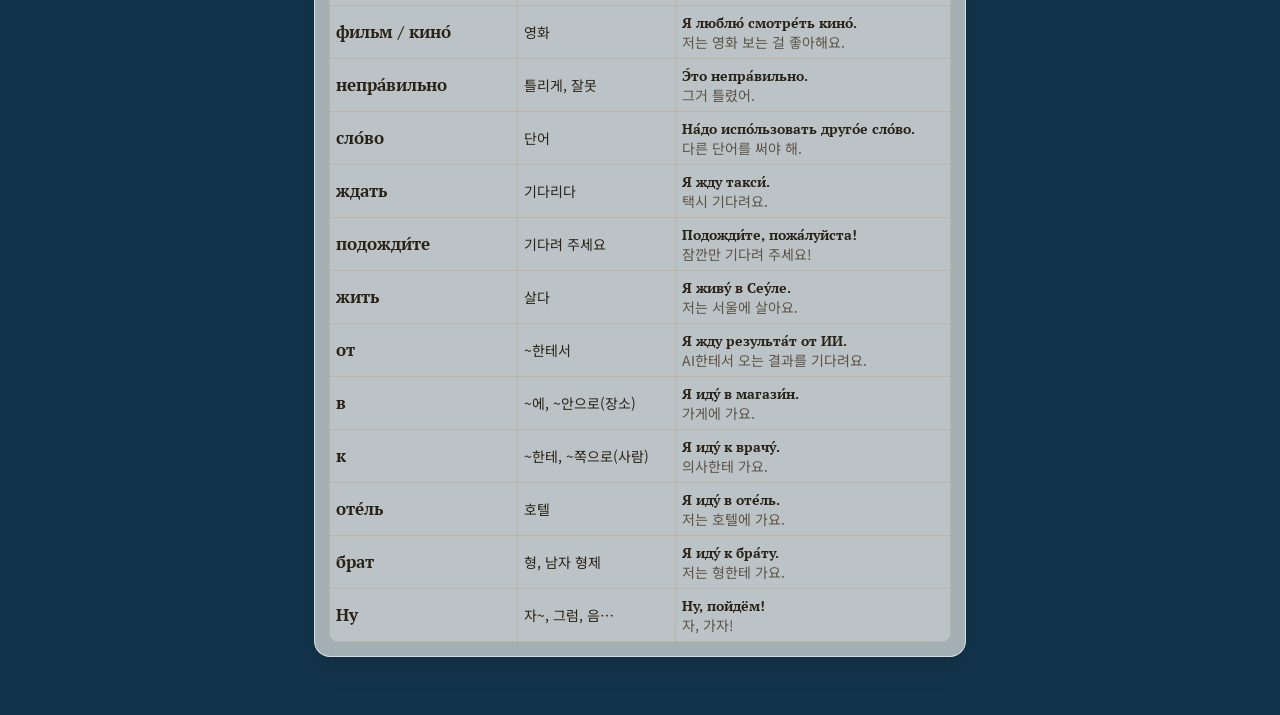
<file: week/2026-11-09.html>
<!DOCTYPE html>
<html lang="ko">
<head>
<meta charset="UTF-8">
<meta name="viewport" content="width=device-width, initial-scale=1.0">
<link rel="manifest" href="../manifest.webmanifest">
<meta name="theme-color" content="#12344A">
<link rel="icon" href="../favicon.ico" sizes="any">
<link rel="icon" type="image/png" sizes="32x32" href="../favicon-32.png">
<link rel="apple-touch-icon" sizes="180x180" href="../apple-touch-icon.png">
<meta name="apple-mobile-web-app-capable" content="yes">
<meta name="apple-mobile-web-app-status-bar-style" content="black">
<meta name="apple-mobile-web-app-title" content="글렙 공부">
<title>11월 둘째주 (11/9~11/15) · 글렙의 러시아어 공부</title>
<link rel="preconnect" href="https://fonts.googleapis.com">
<link rel="preconnect" href="https://fonts.gstatic.com" crossorigin>
<link href="https://fonts.googleapis.com/css2?family=Playfair+Display:ital,wght@0,500;1,400&family=Noto+Serif+KR:wght@500;600&family=Noto+Sans+KR:wght@400;500;700&family=PT+Serif:ital,wght@0,400;0,700;1,400&display=swap" rel="stylesheet">
<link rel="stylesheet" href="../styles.css">
</head>
<body class="lesson">
<!-- 새 주: 이 파일을 week/그주월요일.html로 복사한다. 맨 아래에 그 주 강의 링크(듣기·PDF·복습)를 둔다. 항목이 10개 미만이면 페이지를 만들지 않고 다음 주와 합친다. README.md '새 주 추가 방법'. -->
<div class="wrap">
<a class="back" href="../index.html">← 홈</a>
<h1 style="display:flex;flex-wrap:wrap;align-items:center;gap:8px">11월 둘째주 (11/9~11/15)</h1>
<p class="week-lead">싸움·경고, 취미, 기다리기·살기, 그리고 어디로 가는지 말하기</p>
<div class="bar"><button id="q" type="button">숨기고 말해보기</button></div>
<section class="card"><h3>핵심 단어</h3>
<div class="r"><span class="ko">싸우다(말다툼)</span><span class="ru">ссо́риться</span></div>
<div class="r"><span class="ko">싸우다(주먹)</span><span class="ru">дра́ться</span></div>
<div class="r"><span class="ko">자주</span><span class="ru">ча́сто</span></div>
<div class="r"><span class="ko">경고</span><span class="ru">предупрежде́ние</span></div>
<div class="r"><span class="ko">미리 말하다, 경고하다</span><span class="ru">предупреди́ть</span></div>
<div class="r"><span class="ko">주의</span><span class="ru">Внима́ние!</span></div>
<div class="r"><span class="ko">취미</span><span class="ru">хо́бби / увлече́ние</span></div>
<div class="r"><span class="ko">영화</span><span class="ru">фильм / кино́</span></div>
<div class="r"><span class="ko">틀리게, 잘못</span><span class="ru">непра́вильно</span></div>
<div class="r"><span class="ko">단어</span><span class="ru">сло́во</span></div>
<div class="r"><span class="ko">기다리다</span><span class="ru">ждать</span></div>
<div class="r"><span class="ko">살다</span><span class="ru">жить</span></div>
<div class="r"><span class="ko">택시</span><span class="ru">такси́</span></div>
<div class="r"><span class="ko">~한테서</span><span class="ru">от</span></div>
<div class="r"><span class="ko">AI</span><span class="ru">ИИ</span></div>
<div class="r"><span class="ko">~에, ~안으로(장소)</span><span class="ru">в</span></div>
<div class="r"><span class="ko">~한테, ~쪽으로(사람)</span><span class="ru">к</span></div>
<div class="r"><span class="ko">가게</span><span class="ru">магази́н</span></div>
<div class="r"><span class="ko">친구</span><span class="ru">друг</span></div>
<div class="r"><span class="ko">의사</span><span class="ru">врач</span></div>
<div class="r"><span class="ko">호텔</span><span class="ru">оте́ль</span></div>
<div class="r"><span class="ko">형, 남자 형제</span><span class="ru">брат</span></div>
<div class="r"><span class="ko">자~, 그럼, 음…</span><span class="ru">Ну</span></div>
</section>
<section class="card"><h3>1.</h3>
<div class="r"><span class="ko">뜻: 우리 싸웠어요. / 싸우지 마세요!</span></div>
<div class="r"><span class="ko">러시아어</span><span class="ru">Мы поссо́рились. / Не ссо́рьтесь!</span></div>
<div class="r"><span class="ko">한글 발음</span><span class="say">믜 빠쏘릴리스. / 니 쏘리쩨스!</span></div>
<p class="pt">말다툼은 ссо́риться예요. 끝의 -сь/-ся는 모양이 바뀌어도 따라다녀요.</p></section>
<section class="card"><h3>2.</h3>
<div class="r"><span class="ko">뜻: 저 사람들 (주먹으로) 싸우고 있어요.</span></div>
<div class="r"><span class="ko">러시아어</span><span class="ru">Они́ деру́тся.</span></div>
<div class="r"><span class="ko">한글 발음</span><span class="say">아니 지루짜</span></div>
<p class="pt">주먹으로 싸우는 것은 дра́ться예요. 말다툼(ссо́риться)과 구별해요.</p></section>
<section class="card"><h3>3.</h3>
<div class="r"><span class="ko">뜻: 너희는 자주 싸워? / 너 자주 싸워?</span></div>
<div class="r"><span class="ko">러시아어</span><span class="ru">Вы ча́сто ссо́ритесь? / Ты ча́сто ссо́ришься?</span></div>
<div class="r"><span class="ko">한글 발음</span><span class="say">븨 차스타 쏘리쩨스? / 띄 차스타 쏘리쉬샤?</span></div>
<p class="pt">여러 명이나 존댓말은 Вы, 친구 한 명은 Ты예요. ча́сто는 &quot;자주&quot;예요.</p></section>
<section class="card"><h3>4.</h3>
<div class="r"><span class="ko">뜻: ссо́риться(말다툼하다) 인칭 변화</span></div>
<div class="r"><span class="ko">러시아어</span><span class="ru">я ссо́рюсь / ты ссо́ришься / он ссо́рится / мы ссо́римся / вы ссо́ритесь / они́ ссо́рятся</span></div>
<div class="r"><span class="ko">한글 발음</span><span class="say">야 쏘류스 / 띄 쏘리쉬샤 / 온 쏘리짜 / 믜 쏘림샤 / 븨 쏘리쩨스 / 아니 쏘랴짜</span></div>
<p class="pt">과거는 남자 ссо́рился, 여자 ссо́рилась, 여럿 ссо́рились예요. 먼저 я, ты, мы만 외워도 충분해요.</p></section>
<section class="card"><h3>5.</h3>
<div class="r"><span class="ko">뜻: дра́ться(주먹으로 싸우다) 인칭 변화</span></div>
<div class="r"><span class="ko">러시아어</span><span class="ru">я деру́сь / ты дерёшься / он дерётся / мы дерёмся / вы дерётесь / они́ деру́тся</span></div>
<div class="r"><span class="ko">한글 발음</span><span class="say">야 지루스 / 띄 지료쉬샤 / 온 지료짜 / 믜 지렴샤 / 븨 지료쩨스 / 아니 지루짜</span></div>
<p class="pt">과거는 дра́лся, драла́сь, дра́лись예요. 여기도 -ся/-сь가 항상 붙어요.</p></section>
<section class="card"><h3>6.</h3>
<div class="r"><span class="ko">뜻: 이건 경고예요!</span></div>
<div class="r"><span class="ko">러시아어</span><span class="ru">Э́то предупрежде́ние!</span></div>
<div class="r"><span class="ko">한글 발음</span><span class="say">에따 쁘리두쁘리쥐제니예!</span></div>
<p class="pt">предупрежде́ние는 &quot;경고&quot;예요.</p></section>
<section class="card"><h3>7.</h3>
<div class="r"><span class="ko">뜻: 내가 너한테 미리 말했잖아.</span></div>
<div class="r"><span class="ko">러시아어</span><span class="ru">Я тебя́ предупреди́л. / Я тебя́ предупреди́ла.</span></div>
<div class="r"><span class="ko">한글 발음</span><span class="say">야 찌뱌 쁘리두쁘리질. / 야 찌뱌 쁘리두쁘리질라.</span></div>
<p class="pt">동사 원형은 предупреди́ть예요. 남자 화자는 предупреди́л, 여자 화자는 предупреди́ла예요.</p></section>
<section class="card"><h3>8.</h3>
<div class="r"><span class="ko">뜻: 주의!</span></div>
<div class="r"><span class="ko">러시아어</span><span class="ru">Внима́ние!</span></div>
<div class="r"><span class="ko">한글 발음</span><span class="say">브니마니예!</span></div>
<p class="pt">주의 표지판에 자주 써 있어요.</p></section>
<section class="card"><h3>9.</h3>
<div class="r"><span class="ko">뜻: 나의 취미는 영화 보기예요.</span></div>
<div class="r"><span class="ko">러시아어</span><span class="ru">Моё хо́бби — смотре́ть фи́льмы. / Моё увлече́ние — кино́.</span></div>
<div class="r"><span class="ko">한글 발음</span><span class="say">마요 호비 — 스마트레찌 필믜. / 마요 우블리체니예 — 끼노.</span></div>
<p class="pt">хо́бби와 увлече́ние 둘 다 &quot;취미&quot;예요. 둘 다 중성이라 моё를 써요.</p></section>
<section class="card"><h3>10.</h3>
<div class="r"><span class="ko">뜻: 저는 영화 보는 걸 좋아해요.</span></div>
<div class="r"><span class="ko">러시아어</span><span class="ru">Я люблю́ смотре́ть кино́.</span></div>
<div class="r"><span class="ko">한글 발음</span><span class="say">야 류블류 스마트레찌 끼노</span></div>
<p class="pt">люблю́ 뒤에 동사 원형을 붙이면 &quot;~하는 걸 좋아해요&quot;예요.</p></section>
<section class="card"><h3>11.</h3>
<div class="r"><span class="ko">뜻: 어떤 영화 좋아해요?</span></div>
<div class="r"><span class="ko">러시아어</span><span class="ru">Како́й фильм вы лю́бите?</span></div>
<div class="r"><span class="ko">한글 발음</span><span class="say">까꼬이 필름 븨 류비쩨?</span></div>
<p class="pt">фильм은 남성이라 како́й예요.</p></section>
<section class="card"><h3>12.</h3>
<div class="r"><span class="ko">뜻: 니가 한 말은 틀렸어. 다른 단어를 써야 해.</span></div>
<div class="r"><span class="ko">러시아어</span><span class="ru">Ты сказа́ла непра́вильно. На́до испо́льзовать друго́е сло́во.</span></div>
<div class="r"><span class="ko">한글 발음</span><span class="say">띄 스까잘라 니프라빌나. 나다 이스뽈자바찌 드루고예 슬로바.</span></div>
<p class="pt">여자에게는 сказа́ла, 남자에게는 сказа́л예요. На́до + 동사 원형 = &quot;~해야 해&quot;예요.</p></section>
<section class="card"><h3>13.</h3>
<div class="r"><span class="ko">뜻: 그거 틀렸어.</span></div>
<div class="r"><span class="ko">러시아어</span><span class="ru">Э́то непра́вильно.</span></div>
<div class="r"><span class="ko">한글 발음</span><span class="say">에따 니프라빌나</span></div>
<p class="pt">맞으면 Э́то пра́вильно.예요.</p></section>
<section class="card"><h3>14.</h3>
<div class="r"><span class="ko">뜻: 저는 기다려요. / 택시 기다려요.</span></div>
<div class="r"><span class="ko">러시아어</span><span class="ru">Я жду. / Я жду такси́.</span></div>
<div class="r"><span class="ko">한글 발음</span><span class="say">야 쥬두. / 야 쥬두 딱시.</span></div>
<p class="pt">원형은 ждать(기다리다)예요.</p></section>
<section class="card"><h3>15.</h3>
<div class="r"><span class="ko">뜻: 잠깐만 기다려 주세요! / 기다려!</span></div>
<div class="r"><span class="ko">러시아어</span><span class="ru">Подожди́те, пожа́луйста! / Подожди́!</span></div>
<div class="r"><span class="ko">한글 발음</span><span class="say">빠다쥐쩨, 빠잘스타! / 빠다쥐!</span></div>
<p class="pt">존댓말은 Подожди́те, 친구에게는 Подожди́예요.</p></section>
<section class="card"><h3>16.</h3>
<div class="r"><span class="ko">뜻: 저는 살아요. / 저는 한국에 살아요. / 저는 서울에 살아요.</span></div>
<div class="r"><span class="ko">러시아어</span><span class="ru">Я живу́. / Я живу́ в Коре́е. / Я живу́ в Сеу́ле.</span></div>
<div class="r"><span class="ko">한글 발음</span><span class="say">야 쥐부. / 야 쥐부 프 까레예. / 야 쥐부 프 씨울례.</span></div>
<p class="pt">원형은 жить(살다)예요. 사는 곳은 в 뒤에 써요.</p></section>
<section class="card"><h3>17.</h3>
<div class="r"><span class="ko">뜻: 어디 사세요?</span></div>
<div class="r"><span class="ko">러시아어</span><span class="ru">Где вы живёте?</span></div>
<div class="r"><span class="ko">한글 발음</span><span class="say">그졔 븨 쥐뵤쩨?</span></div>
<p class="pt">친구에게는 Где ты живёшь?로 물어요.</p></section>
<section class="card"><h3>18.</h3>
<div class="r"><span class="ko">뜻: AI한테서 오는 결과를 기다려요.</span></div>
<div class="r"><span class="ko">러시아어</span><span class="ru">Я жду результа́т от ИИ.</span></div>
<div class="r"><span class="ko">한글 발음</span><span class="say">야 쥬두 리줄따트 앗 이이</span></div>
<p class="pt">от = ~한테서, ИИ = AI예요.</p></section>
<section class="card"><h3>19.</h3>
<div class="r"><span class="ko">뜻: 가게에 가요. / 저는 호텔에 가요.</span></div>
<div class="r"><span class="ko">러시아어</span><span class="ru">Я иду́ в магази́н. / Я иду́ в оте́ль.</span></div>
<div class="r"><span class="ko">한글 발음</span><span class="say">야 이두 브 마가진. / 야 이두 브 아뗄.</span></div>
<p class="pt">장소로 갈 때는 в(~에, ~안으로)를 써요.</p></section>
<section class="card"><h3>20.</h3>
<div class="r"><span class="ko">뜻: 친구한테 가요. / 의사한테 가요.</span></div>
<div class="r"><span class="ko">러시아어</span><span class="ru">Я иду́ к дру́гу. / Я иду́ к врачу́.</span></div>
<div class="r"><span class="ko">한글 발음</span><span class="say">야 이두 그 드루구. / 야 이두 끄 브라추.</span></div>
<p class="pt">사람한테 갈 때는 к(~한테, ~쪽으로)를 써요. к 뒤에서 друг → дру́гу, врач → врачу́가 돼요.</p></section>
<section class="card"><h3>21.</h3>
<div class="r"><span class="ko">뜻: 저는 형(남자 형제)한테 가요. / 엄마한테</span></div>
<div class="r"><span class="ko">러시아어</span><span class="ru">Я иду́ к бра́ту. / к ма́ме</span></div>
<div class="r"><span class="ko">한글 발음</span><span class="say">야 이두 그 브라뚜. / 끄 마몌</span></div>
<p class="pt">к 뒤에서 брат → бра́ту, ма́ма → ма́ме가 돼요.</p></section>
<section class="card"><h3>22.</h3>
<div class="r"><span class="ko">뜻: 자~, 그럼, 음… / 그래서, 뭐요? / 자, 가자!</span></div>
<div class="r"><span class="ko">러시아어</span><span class="ru">Ну / Ну, что? / Ну, пойдём!</span></div>
<div class="r"><span class="ko">한글 발음</span><span class="say">누 / 누, 쉬또? / 누, 빠이좀!</span></div>
<p class="pt">Ну는 말 앞에 붙여 분위기를 이어 주는 말이에요.</p></section>
<section class="card" id="words"><h3>단어 (19개)</h3><table><tr><th>러시아어</th><th>뜻</th><th>예문</th></tr>
<tr><td><span class="ru">ссо́риться</span></td><td>싸우다(말다툼)</td><td><span class="ru" style="font-size:14px">Вы ча́сто ссо́ритесь?</span><div class="ko">너희는 자주 싸워?</div></td></tr>
<tr><td><span class="ru">дра́ться</span></td><td>싸우다(주먹)</td><td><span class="ru" style="font-size:14px">Они́ деру́тся.</span><div class="ko">저 사람들 싸우고 있어요.</div></td></tr>
<tr><td><span class="ru">ча́сто</span></td><td>자주</td><td><span class="ru" style="font-size:14px">Ты ча́сто ссо́ришься?</span><div class="ko">너 자주 싸워?</div></td></tr>
<tr><td><span class="ru">предупрежде́ние</span></td><td>경고</td><td><span class="ru" style="font-size:14px">Э́то предупрежде́ние!</span><div class="ko">이건 경고예요!</div></td></tr>
<tr><td><span class="ru">предупреди́ть</span></td><td>미리 말하다, 경고하다</td><td><span class="ru" style="font-size:14px">Я тебя́ предупреди́л.</span><div class="ko">내가 너한테 미리 말했잖아.</div></td></tr>
<tr><td><span class="ru">Внима́ние!</span></td><td>주의!</td><td><div class="ko">표지판에서 자주 봐요.</div></td></tr>
<tr><td><span class="ru">хо́бби / увлече́ние</span></td><td>취미</td><td><span class="ru" style="font-size:14px">Моё хо́бби — смотре́ть фи́льмы.</span><div class="ko">나의 취미는 영화 보기예요.</div></td></tr>
<tr><td><span class="ru">фильм / кино́</span></td><td>영화</td><td><span class="ru" style="font-size:14px">Я люблю́ смотре́ть кино́.</span><div class="ko">저는 영화 보는 걸 좋아해요.</div></td></tr>
<tr><td><span class="ru">непра́вильно</span></td><td>틀리게, 잘못</td><td><span class="ru" style="font-size:14px">Э́то непра́вильно.</span><div class="ko">그거 틀렸어.</div></td></tr>
<tr><td><span class="ru">сло́во</span></td><td>단어</td><td><span class="ru" style="font-size:14px">На́до испо́льзовать друго́е сло́во.</span><div class="ko">다른 단어를 써야 해.</div></td></tr>
<tr><td><span class="ru">ждать</span></td><td>기다리다</td><td><span class="ru" style="font-size:14px">Я жду такси́.</span><div class="ko">택시 기다려요.</div></td></tr>
<tr><td><span class="ru">подожди́те</span></td><td>기다려 주세요</td><td><span class="ru" style="font-size:14px">Подожди́те, пожа́луйста!</span><div class="ko">잠깐만 기다려 주세요!</div></td></tr>
<tr><td><span class="ru">жить</span></td><td>살다</td><td><span class="ru" style="font-size:14px">Я живу́ в Сеу́ле.</span><div class="ko">저는 서울에 살아요.</div></td></tr>
<tr><td><span class="ru">от</span></td><td>~한테서</td><td><span class="ru" style="font-size:14px">Я жду результа́т от ИИ.</span><div class="ko">AI한테서 오는 결과를 기다려요.</div></td></tr>
<tr><td><span class="ru">в</span></td><td>~에, ~안으로(장소)</td><td><span class="ru" style="font-size:14px">Я иду́ в магази́н.</span><div class="ko">가게에 가요.</div></td></tr>
<tr><td><span class="ru">к</span></td><td>~한테, ~쪽으로(사람)</td><td><span class="ru" style="font-size:14px">Я иду́ к врачу́.</span><div class="ko">의사한테 가요.</div></td></tr>
<tr><td><span class="ru">оте́ль</span></td><td>호텔</td><td><span class="ru" style="font-size:14px">Я иду́ в оте́ль.</span><div class="ko">저는 호텔에 가요.</div></td></tr>
<tr><td><span class="ru">брат</span></td><td>형, 남자 형제</td><td><span class="ru" style="font-size:14px">Я иду́ к бра́ту.</span><div class="ko">저는 형한테 가요.</div></td></tr>
<tr><td><span class="ru">Ну</span></td><td>자~, 그럼, 음…</td><td><span class="ru" style="font-size:14px">Ну, пойдём!</span><div class="ko">자, 가자!</div></td></tr>
</table></section>

</div>
<script>
const b=document.getElementById('q');b.onclick=()=>{const on=document.body.classList.toggle('quiz');b.textContent=on?'모두 보기':'숨기고 말해보기';document.querySelectorAll('.ru').forEach(e=>e.classList.remove('show'))};
document.querySelectorAll('.ru').forEach(e=>e.onclick=()=>e.classList.toggle('show'));
</script>
<script>
if ("serviceWorker" in navigator) {
  var manifest = document.querySelector('link[rel="manifest"]');
  if (manifest) navigator.serviceWorker.register(new URL("sw.js", manifest.href));
}
</script>
</body>
</html>
</file>
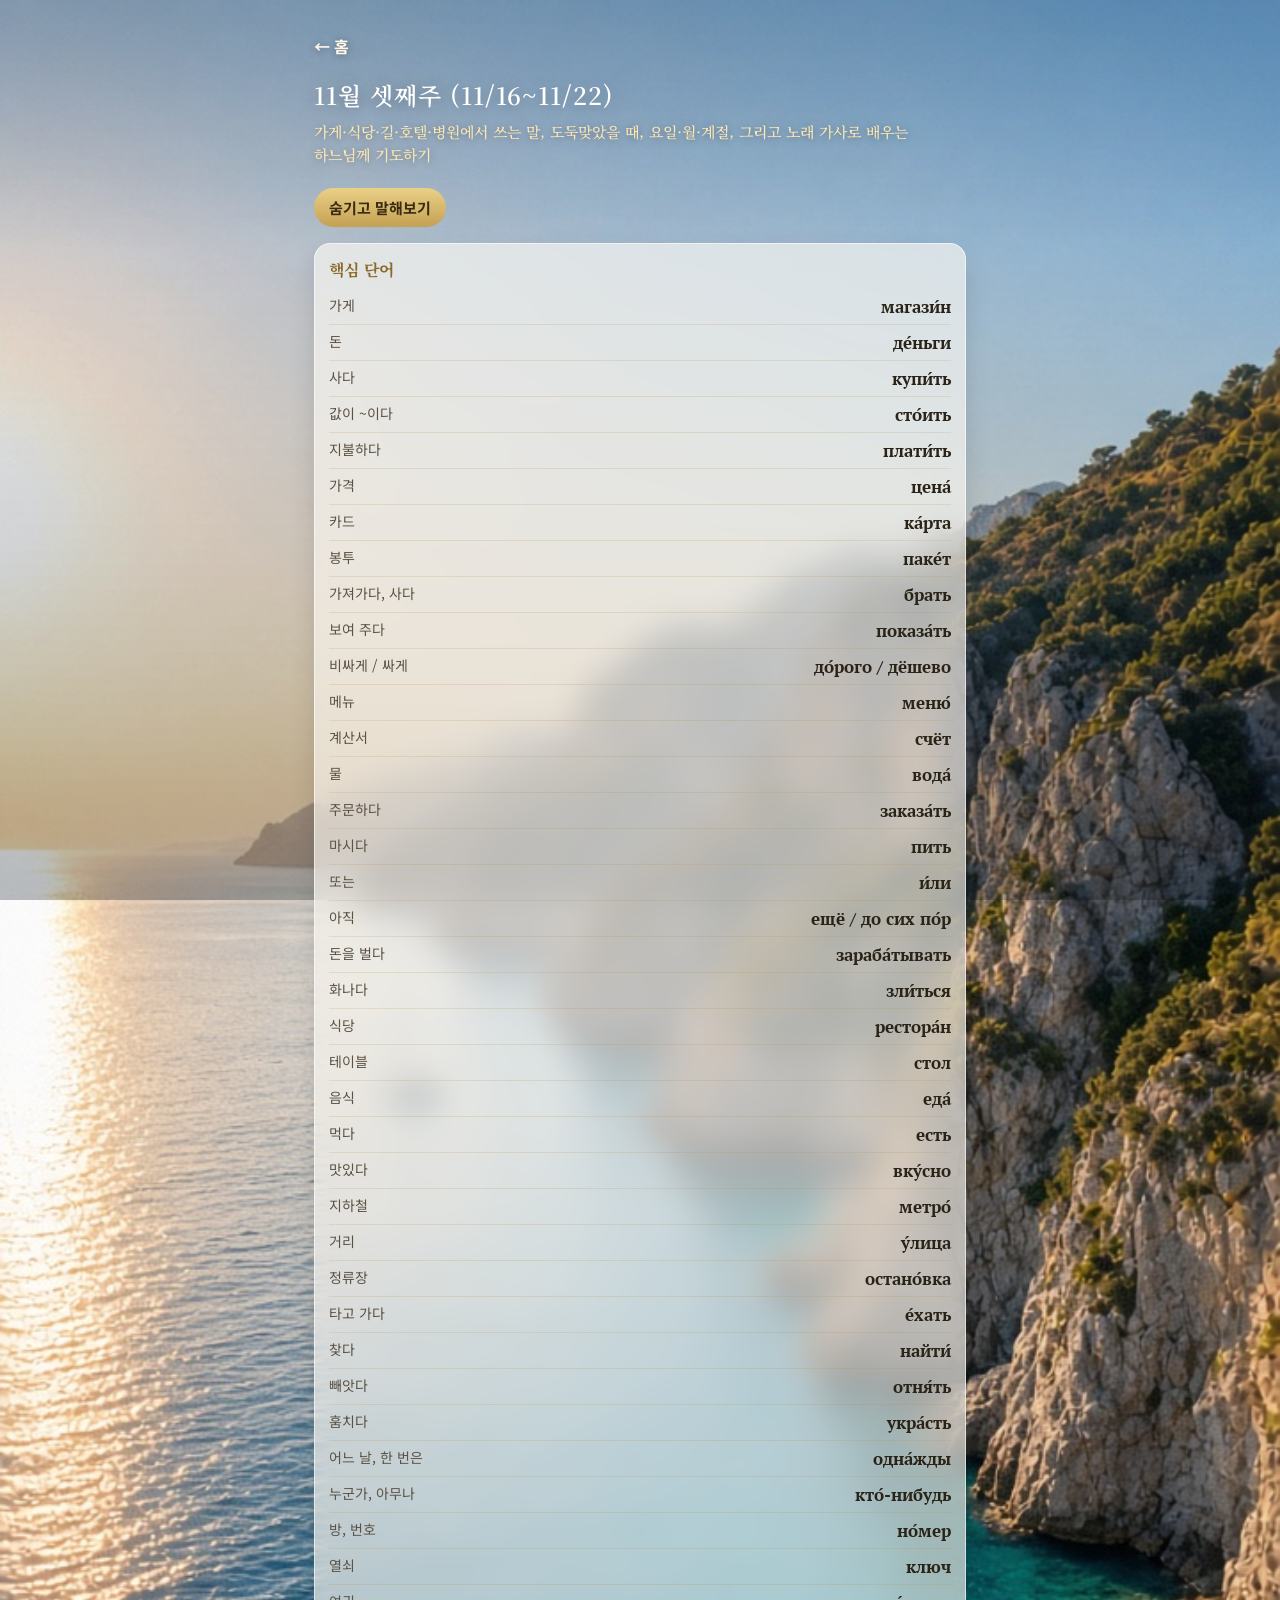
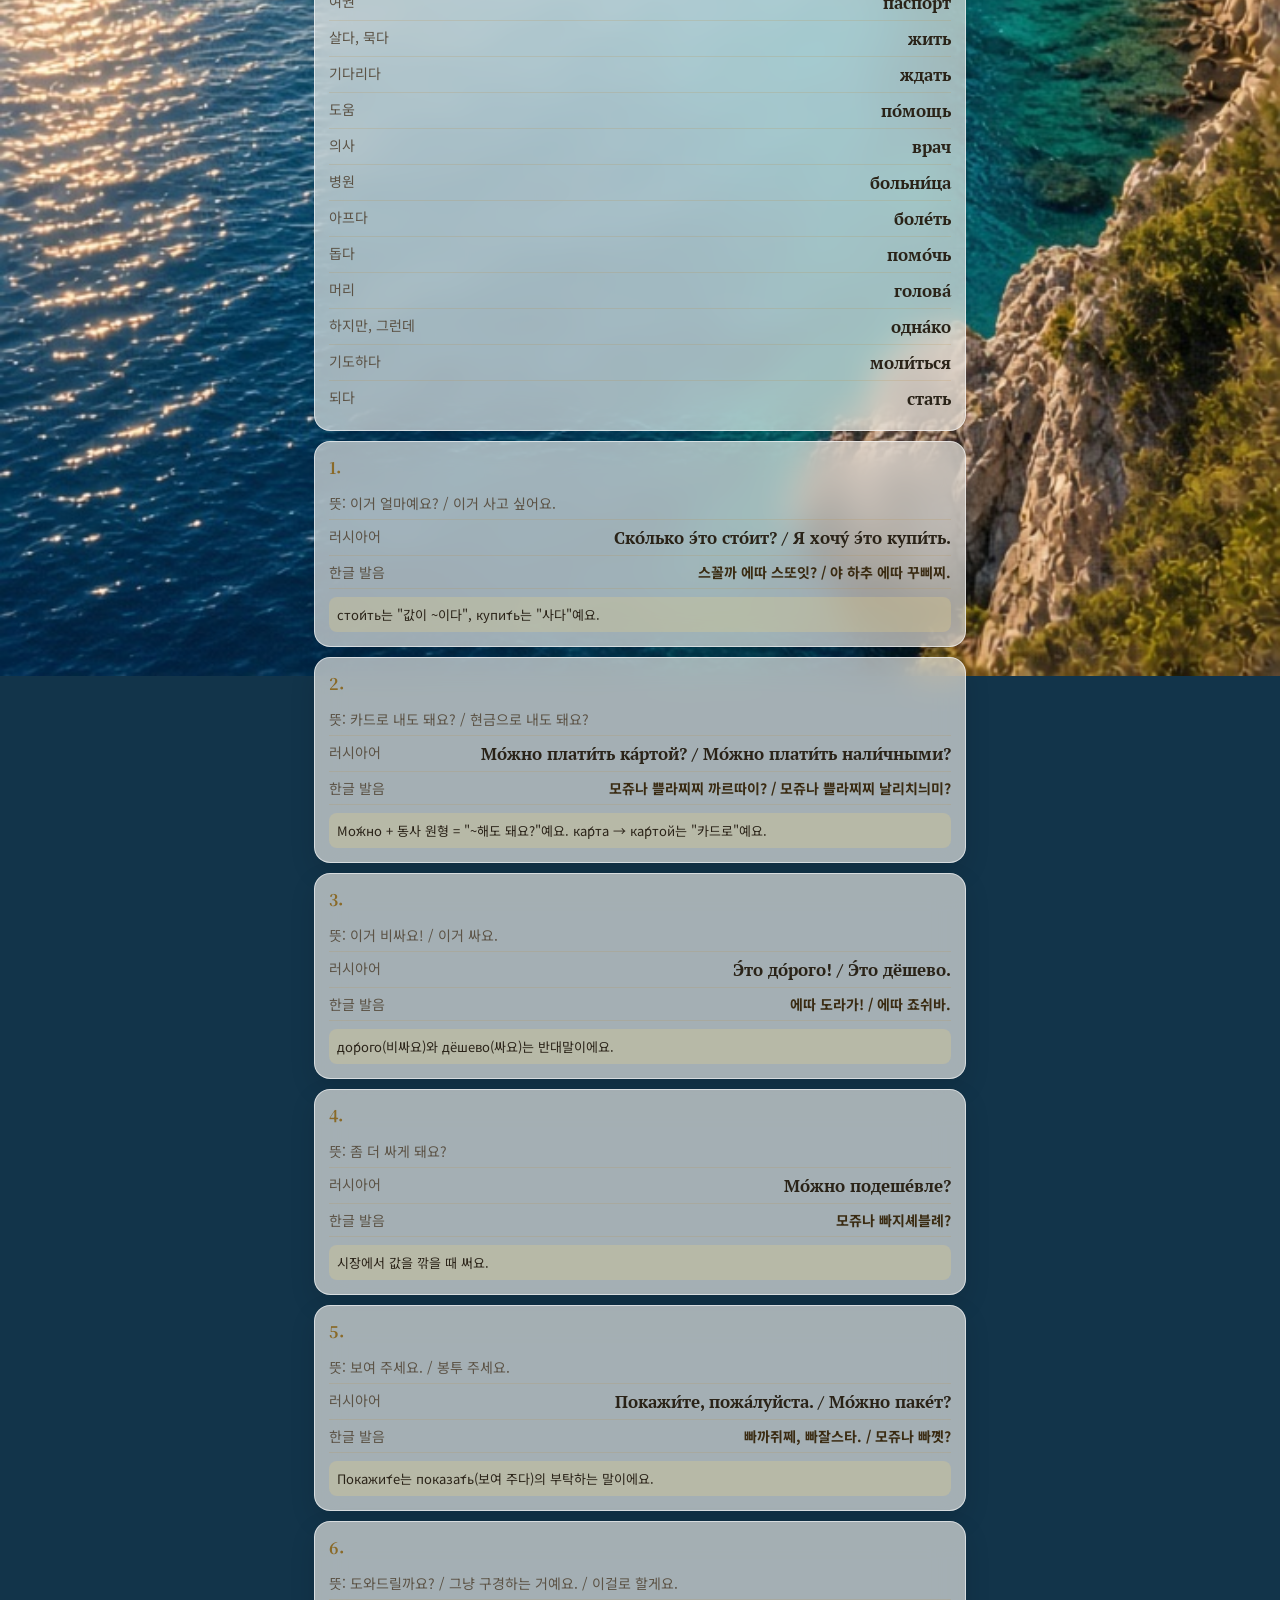
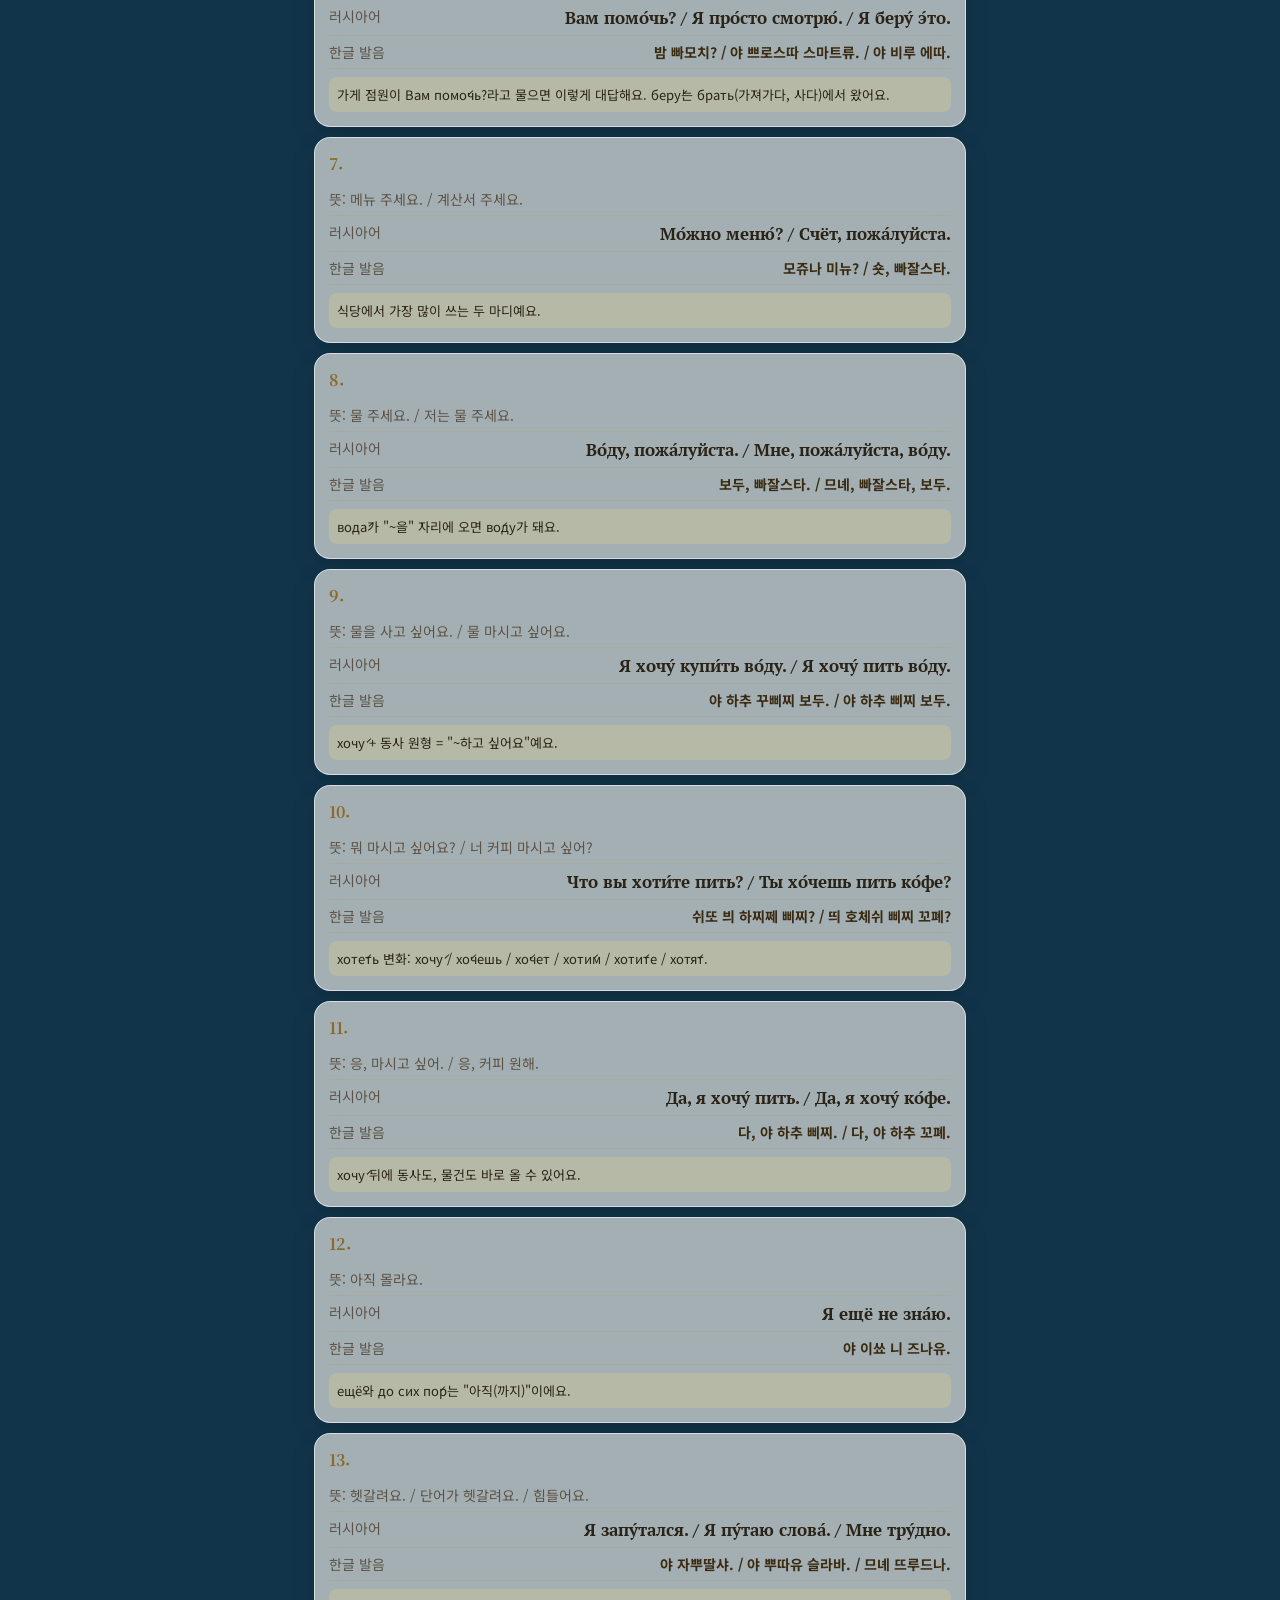
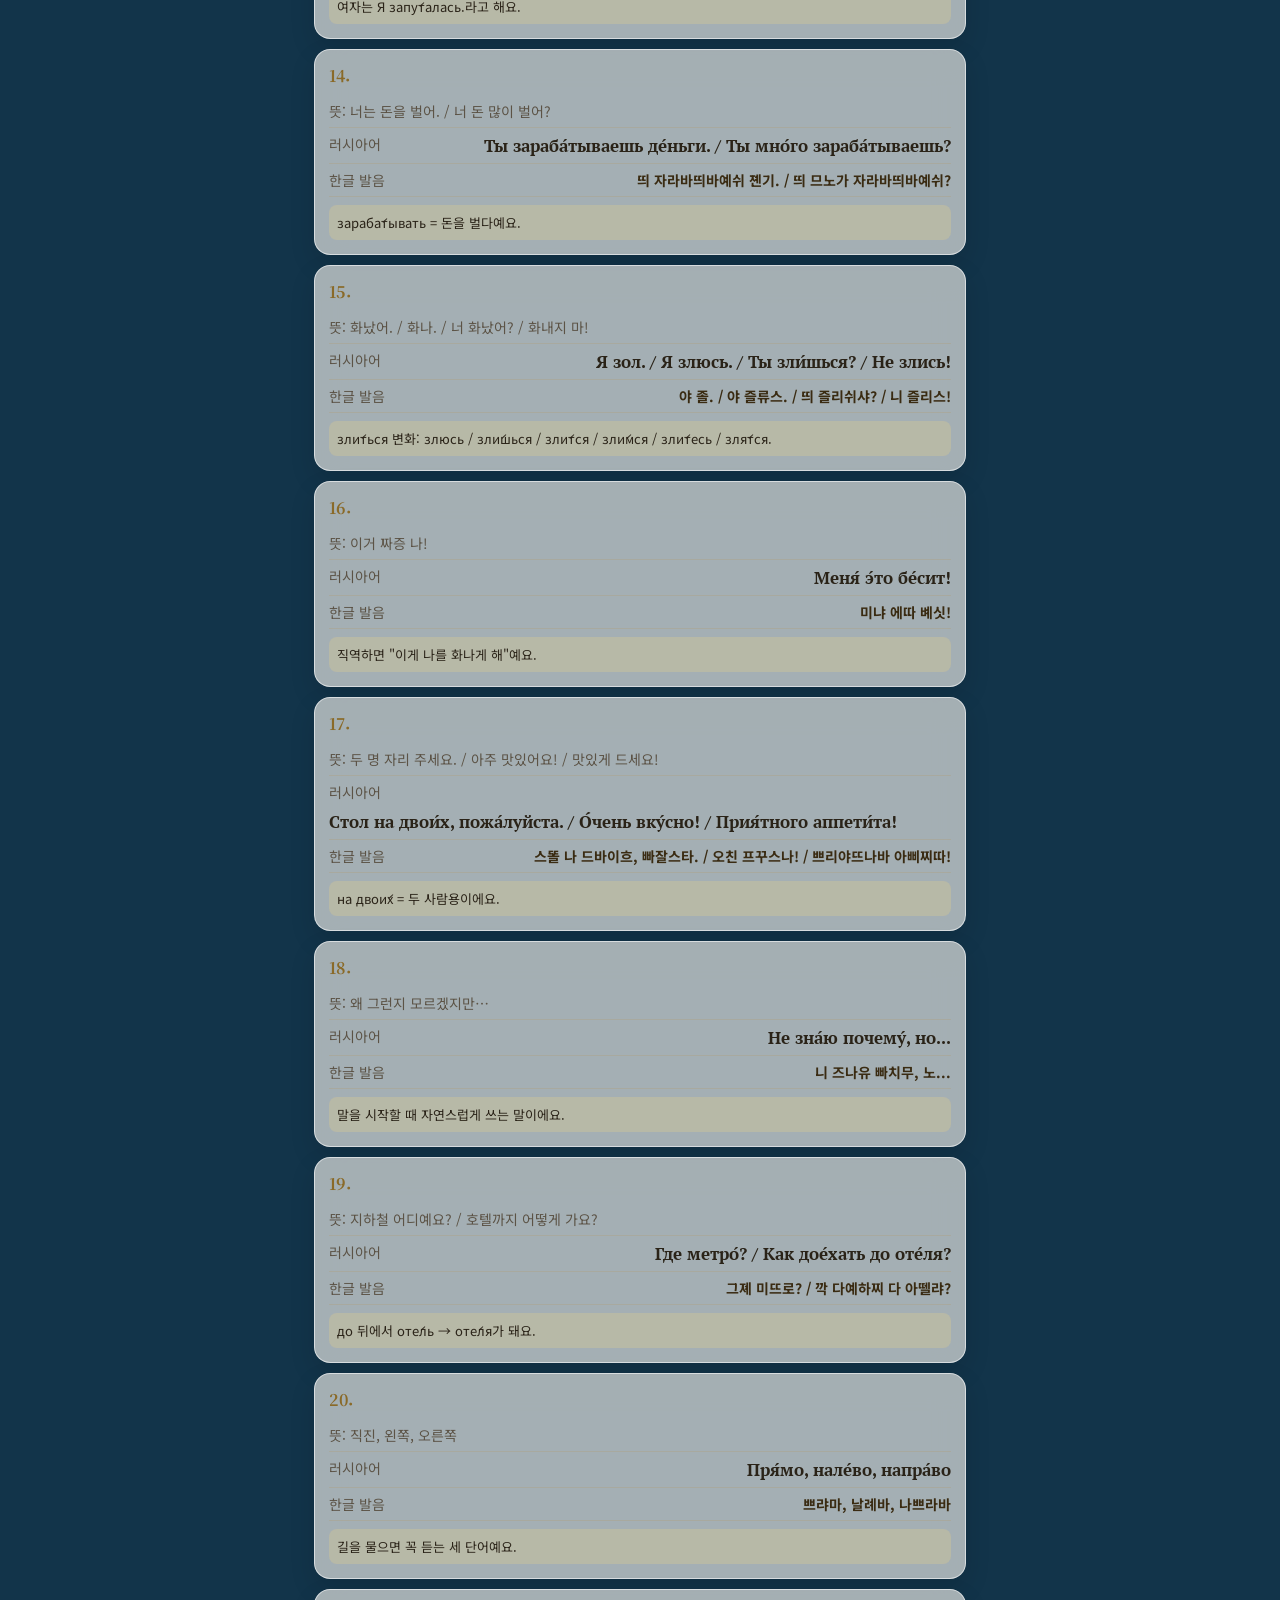
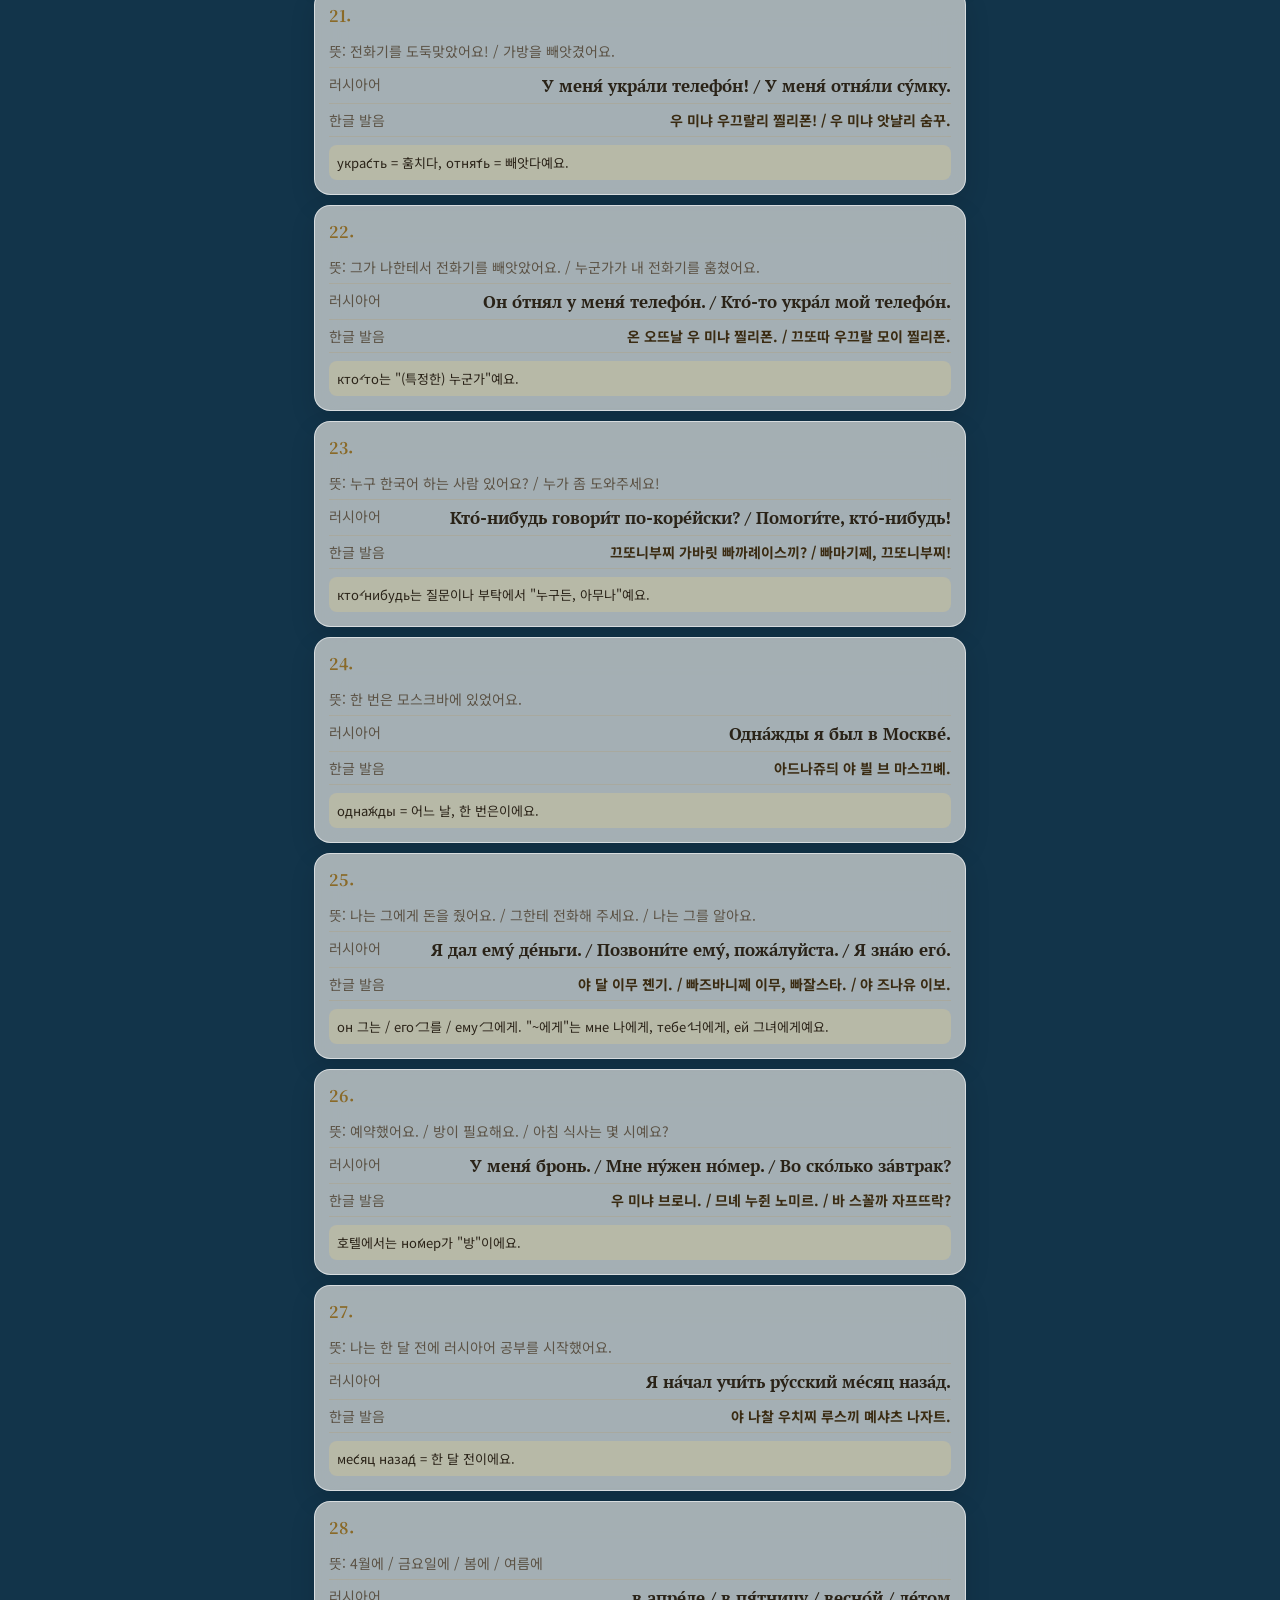
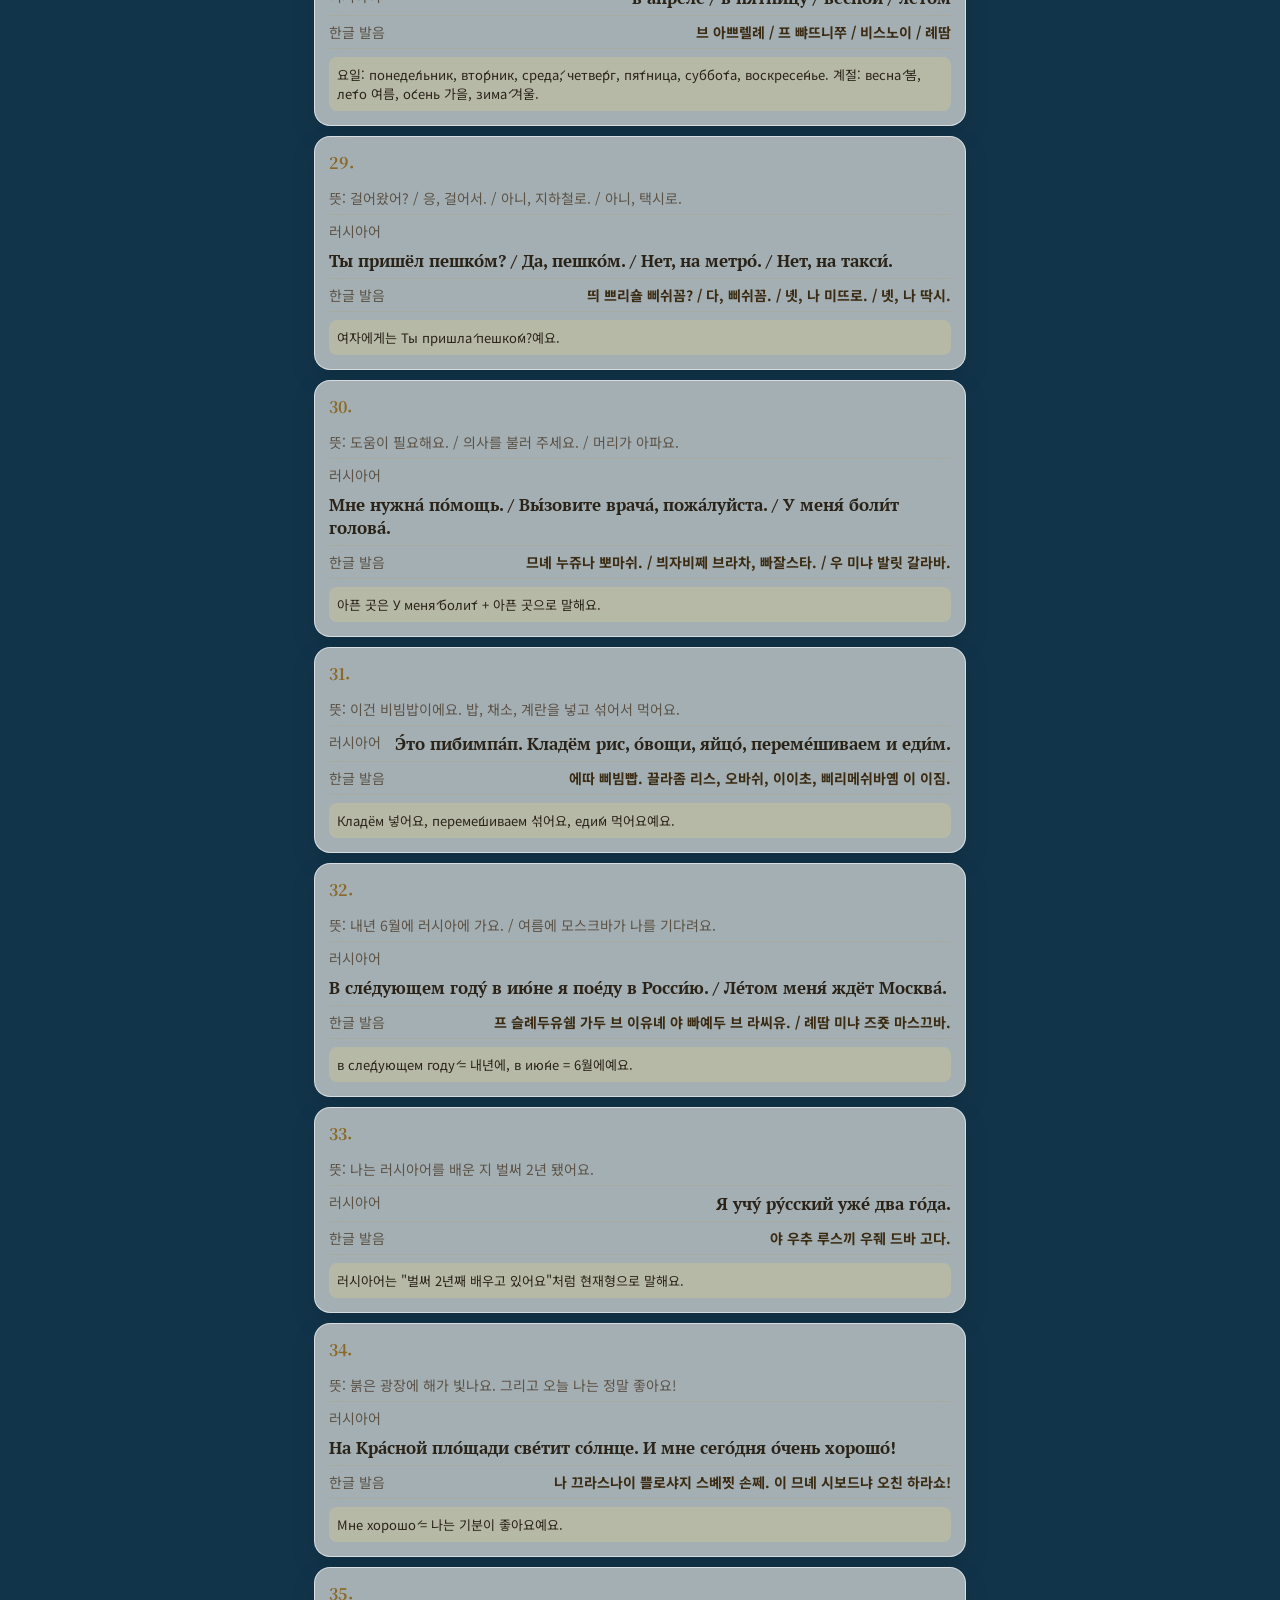
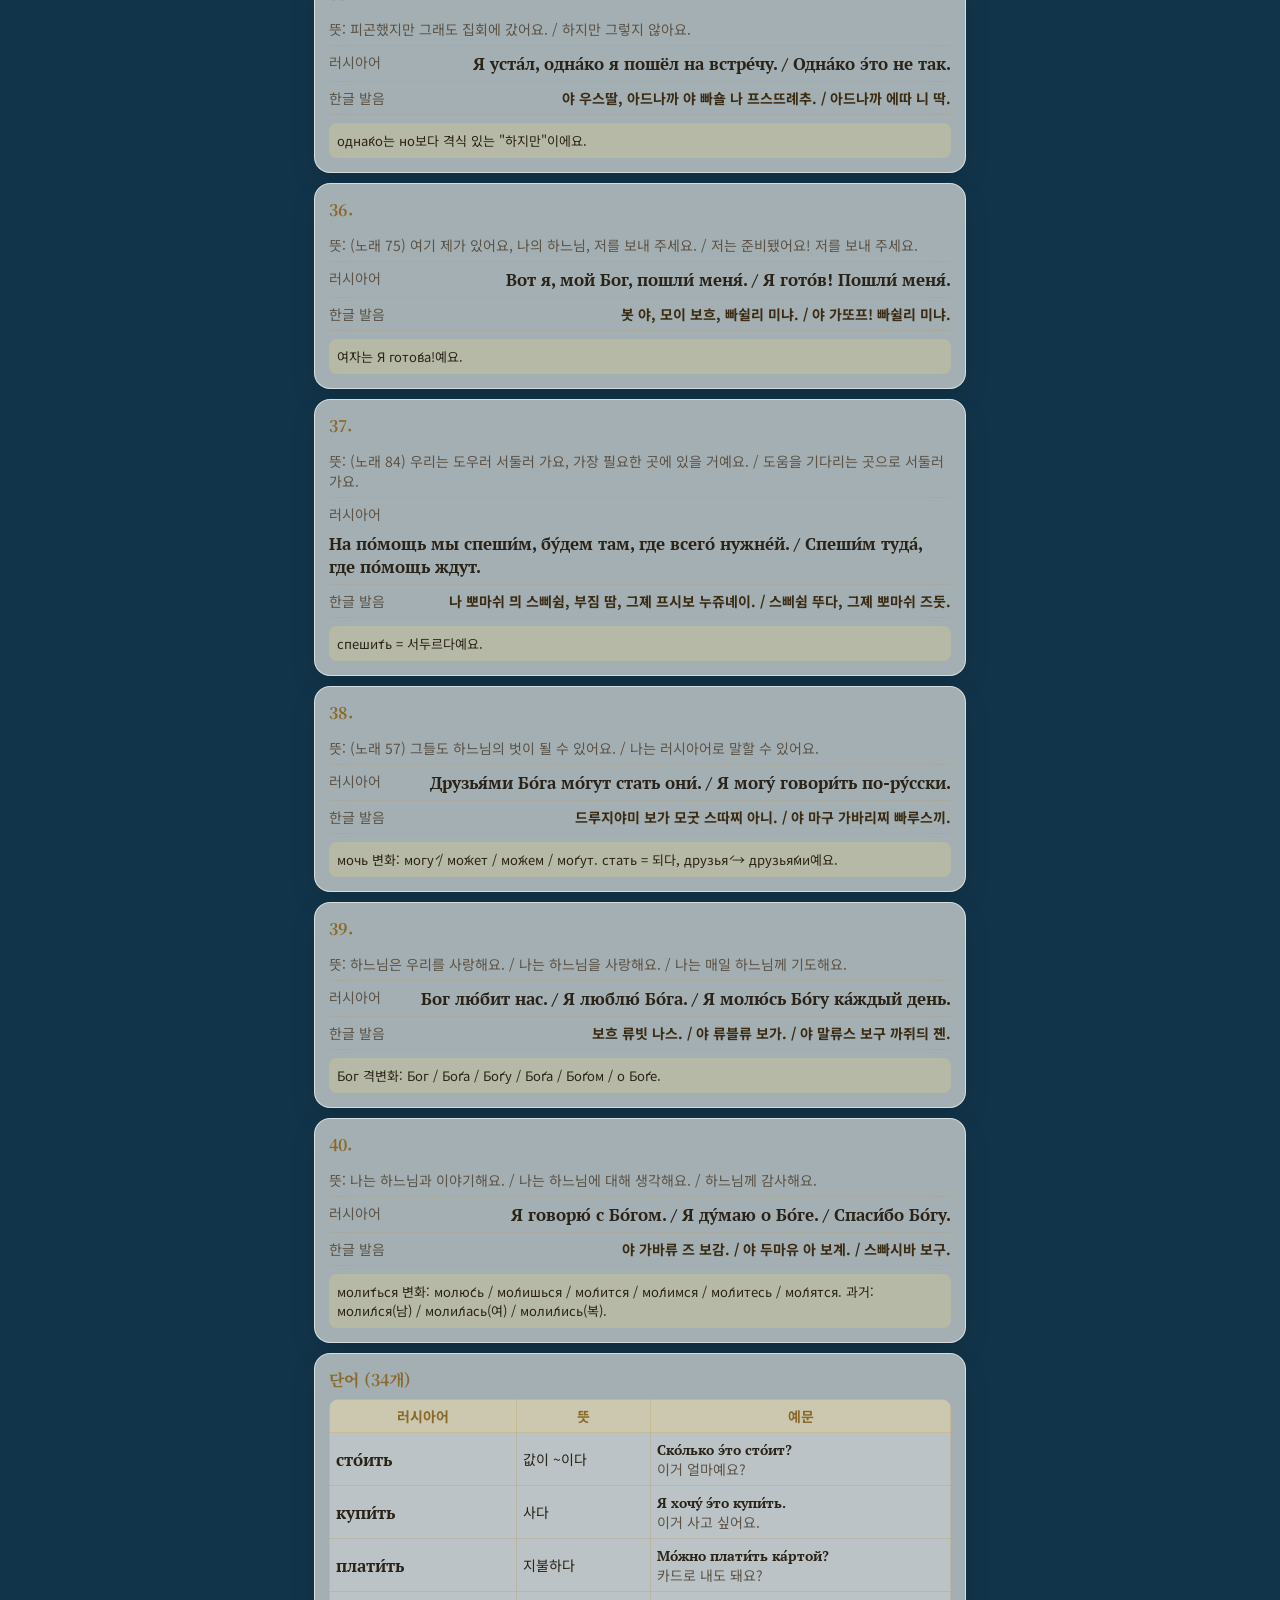
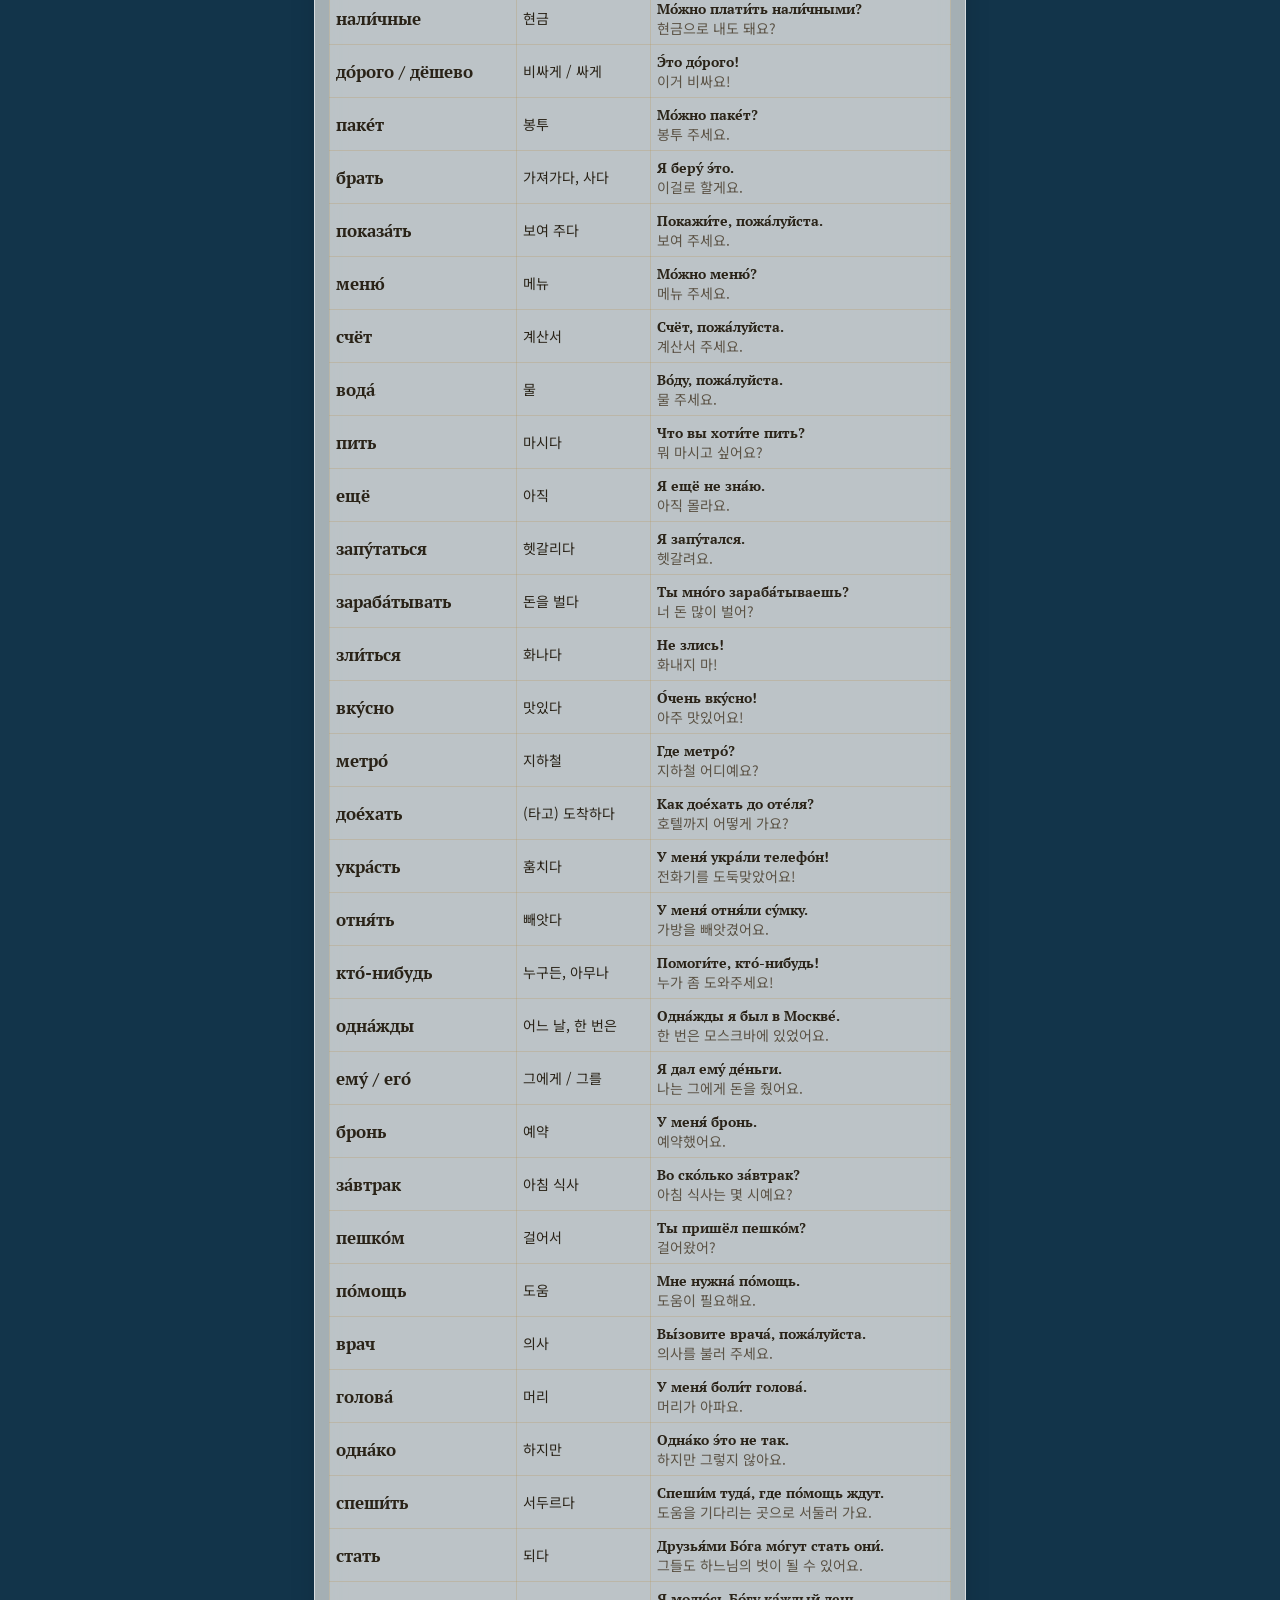
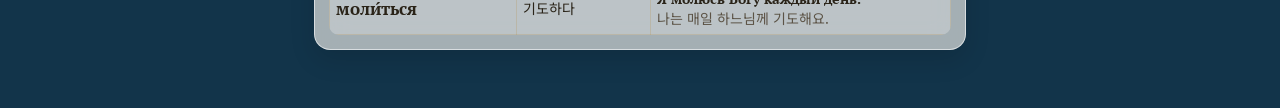
<file: week/2026-11-16.html>
<!DOCTYPE html>
<html lang="ko">
<head>
<meta charset="UTF-8">
<meta name="viewport" content="width=device-width, initial-scale=1.0">
<link rel="manifest" href="../manifest.webmanifest">
<meta name="theme-color" content="#12344A">
<link rel="icon" href="../favicon.ico" sizes="any">
<link rel="icon" type="image/png" sizes="32x32" href="../favicon-32.png">
<link rel="apple-touch-icon" sizes="180x180" href="../apple-touch-icon.png">
<meta name="apple-mobile-web-app-capable" content="yes">
<meta name="apple-mobile-web-app-status-bar-style" content="black">
<meta name="apple-mobile-web-app-title" content="글렙 공부">
<title>11월 셋째주 (11/16~11/22) · 글렙의 러시아어 공부</title>
<link rel="preconnect" href="https://fonts.googleapis.com">
<link rel="preconnect" href="https://fonts.gstatic.com" crossorigin>
<link href="https://fonts.googleapis.com/css2?family=Playfair+Display:ital,wght@0,500;1,400&family=Noto+Serif+KR:wght@500;600&family=Noto+Sans+KR:wght@400;500;700&family=PT+Serif:ital,wght@0,400;0,700;1,400&display=swap" rel="stylesheet">
<link rel="stylesheet" href="../styles.css">
</head>
<body class="lesson">
<!-- 새 주: 이 파일을 week/그주월요일.html로 복사한다. 맨 아래에 그 주 강의 링크(듣기·PDF·복습)를 둔다. 항목이 10개 미만이면 페이지를 만들지 않고 다음 주와 합친다. README.md '새 주 추가 방법'. -->
<div class="wrap">
<a class="back" href="../index.html">← 홈</a>
<h1 style="display:flex;flex-wrap:wrap;align-items:center;gap:8px">11월 셋째주 (11/16~11/22)</h1>
<p class="week-lead">가게·식당·길·호텔·병원에서 쓰는 말, 도둑맞았을 때, 요일·월·계절, 그리고 노래 가사로 배우는 하느님께 기도하기</p>
<div class="bar"><button id="q" type="button">숨기고 말해보기</button></div>
<section class="card"><h3>핵심 단어</h3>
<div class="r"><span class="ko">가게</span><span class="ru">магази́н</span></div>
<div class="r"><span class="ko">돈</span><span class="ru">де́ньги</span></div>
<div class="r"><span class="ko">사다</span><span class="ru">купи́ть</span></div>
<div class="r"><span class="ko">값이 ~이다</span><span class="ru">сто́ить</span></div>
<div class="r"><span class="ko">지불하다</span><span class="ru">плати́ть</span></div>
<div class="r"><span class="ko">가격</span><span class="ru">цена́</span></div>
<div class="r"><span class="ko">카드</span><span class="ru">ка́рта</span></div>
<div class="r"><span class="ko">봉투</span><span class="ru">паке́т</span></div>
<div class="r"><span class="ko">가져가다, 사다</span><span class="ru">брать</span></div>
<div class="r"><span class="ko">보여 주다</span><span class="ru">показа́ть</span></div>
<div class="r"><span class="ko">비싸게 / 싸게</span><span class="ru">до́рого / дёшево</span></div>
<div class="r"><span class="ko">메뉴</span><span class="ru">меню́</span></div>
<div class="r"><span class="ko">계산서</span><span class="ru">счёт</span></div>
<div class="r"><span class="ko">물</span><span class="ru">вода́</span></div>
<div class="r"><span class="ko">주문하다</span><span class="ru">заказа́ть</span></div>
<div class="r"><span class="ko">마시다</span><span class="ru">пить</span></div>
<div class="r"><span class="ko">또는</span><span class="ru">и́ли</span></div>
<div class="r"><span class="ko">아직</span><span class="ru">ещё / до сих по́р</span></div>
<div class="r"><span class="ko">돈을 벌다</span><span class="ru">зараба́тывать</span></div>
<div class="r"><span class="ko">화나다</span><span class="ru">зли́ться</span></div>
<div class="r"><span class="ko">식당</span><span class="ru">рестора́н</span></div>
<div class="r"><span class="ko">테이블</span><span class="ru">стол</span></div>
<div class="r"><span class="ko">음식</span><span class="ru">еда́</span></div>
<div class="r"><span class="ko">먹다</span><span class="ru">есть</span></div>
<div class="r"><span class="ko">맛있다</span><span class="ru">вку́сно</span></div>
<div class="r"><span class="ko">지하철</span><span class="ru">метро́</span></div>
<div class="r"><span class="ko">거리</span><span class="ru">у́лица</span></div>
<div class="r"><span class="ko">정류장</span><span class="ru">остано́вка</span></div>
<div class="r"><span class="ko">타고 가다</span><span class="ru">е́хать</span></div>
<div class="r"><span class="ko">찾다</span><span class="ru">найти́</span></div>
<div class="r"><span class="ko">빼앗다</span><span class="ru">отня́ть</span></div>
<div class="r"><span class="ko">훔치다</span><span class="ru">укра́сть</span></div>
<div class="r"><span class="ko">어느 날, 한 번은</span><span class="ru">одна́жды</span></div>
<div class="r"><span class="ko">누군가, 아무나</span><span class="ru">кто́-нибудь</span></div>
<div class="r"><span class="ko">방, 번호</span><span class="ru">но́мер</span></div>
<div class="r"><span class="ko">열쇠</span><span class="ru">ключ</span></div>
<div class="r"><span class="ko">여권</span><span class="ru">па́спорт</span></div>
<div class="r"><span class="ko">살다, 묵다</span><span class="ru">жить</span></div>
<div class="r"><span class="ko">기다리다</span><span class="ru">ждать</span></div>
<div class="r"><span class="ko">도움</span><span class="ru">по́мощь</span></div>
<div class="r"><span class="ko">의사</span><span class="ru">врач</span></div>
<div class="r"><span class="ko">병원</span><span class="ru">больни́ца</span></div>
<div class="r"><span class="ko">아프다</span><span class="ru">боле́ть</span></div>
<div class="r"><span class="ko">돕다</span><span class="ru">помо́чь</span></div>
<div class="r"><span class="ko">머리</span><span class="ru">голова́</span></div>
<div class="r"><span class="ko">하지만, 그런데</span><span class="ru">одна́ко</span></div>
<div class="r"><span class="ko">기도하다</span><span class="ru">моли́ться</span></div>
<div class="r"><span class="ko">되다</span><span class="ru">стать</span></div>
</section>
<section class="card"><h3>1.</h3>
<div class="r"><span class="ko">뜻: 이거 얼마예요? / 이거 사고 싶어요.</span></div>
<div class="r"><span class="ko">러시아어</span><span class="ru">Ско́лько э́то сто́ит? / Я хочу́ э́то купи́ть.</span></div>
<div class="r"><span class="ko">한글 발음</span><span class="say">스꼴까 에따 스또잇? / 야 하추 에따 꾸삐찌.</span></div>
<p class="pt">сто́ить는 &quot;값이 ~이다&quot;, купи́ть는 &quot;사다&quot;예요.</p></section>
<section class="card"><h3>2.</h3>
<div class="r"><span class="ko">뜻: 카드로 내도 돼요? / 현금으로 내도 돼요?</span></div>
<div class="r"><span class="ko">러시아어</span><span class="ru">Мо́жно плати́ть ка́ртой? / Мо́жно плати́ть нали́чными?</span></div>
<div class="r"><span class="ko">한글 발음</span><span class="say">모쥬나 쁠라찌찌 까르따이? / 모쥬나 쁠라찌찌 날리치늬미?</span></div>
<p class="pt">Мо́жно + 동사 원형 = &quot;~해도 돼요?&quot;예요. ка́рта → ка́ртой는 &quot;카드로&quot;예요.</p></section>
<section class="card"><h3>3.</h3>
<div class="r"><span class="ko">뜻: 이거 비싸요! / 이거 싸요.</span></div>
<div class="r"><span class="ko">러시아어</span><span class="ru">Э́то до́рого! / Э́то дёшево.</span></div>
<div class="r"><span class="ko">한글 발음</span><span class="say">에따 도라가! / 에따 죠쉬바.</span></div>
<p class="pt">до́рого(비싸요)와 дёшево(싸요)는 반대말이에요.</p></section>
<section class="card"><h3>4.</h3>
<div class="r"><span class="ko">뜻: 좀 더 싸게 돼요?</span></div>
<div class="r"><span class="ko">러시아어</span><span class="ru">Мо́жно подеше́вле?</span></div>
<div class="r"><span class="ko">한글 발음</span><span class="say">모쥬나 빠지셰블례?</span></div>
<p class="pt">시장에서 값을 깎을 때 써요.</p></section>
<section class="card"><h3>5.</h3>
<div class="r"><span class="ko">뜻: 보여 주세요. / 봉투 주세요.</span></div>
<div class="r"><span class="ko">러시아어</span><span class="ru">Покажи́те, пожа́луйста. / Мо́жно паке́т?</span></div>
<div class="r"><span class="ko">한글 발음</span><span class="say">빠까쥐쩨, 빠잘스타. / 모쥬나 빠꼣?</span></div>
<p class="pt">Покажи́те는 показа́ть(보여 주다)의 부탁하는 말이에요.</p></section>
<section class="card"><h3>6.</h3>
<div class="r"><span class="ko">뜻: 도와드릴까요? / 그냥 구경하는 거예요. / 이걸로 할게요.</span></div>
<div class="r"><span class="ko">러시아어</span><span class="ru">Вам помо́чь? / Я про́сто смотрю́. / Я беру́ э́то.</span></div>
<div class="r"><span class="ko">한글 발음</span><span class="say">밤 빠모치? / 야 쁘로스따 스마트류. / 야 비루 에따.</span></div>
<p class="pt">가게 점원이 Вам помо́чь?라고 물으면 이렇게 대답해요. беру́는 брать(가져가다, 사다)에서 왔어요.</p></section>
<section class="card"><h3>7.</h3>
<div class="r"><span class="ko">뜻: 메뉴 주세요. / 계산서 주세요.</span></div>
<div class="r"><span class="ko">러시아어</span><span class="ru">Мо́жно меню́? / Счёт, пожа́луйста.</span></div>
<div class="r"><span class="ko">한글 발음</span><span class="say">모쥬나 미뉴? / 숏, 빠잘스타.</span></div>
<p class="pt">식당에서 가장 많이 쓰는 두 마디예요.</p></section>
<section class="card"><h3>8.</h3>
<div class="r"><span class="ko">뜻: 물 주세요. / 저는 물 주세요.</span></div>
<div class="r"><span class="ko">러시아어</span><span class="ru">Во́ду, пожа́луйста. / Мне, пожа́луйста, во́ду.</span></div>
<div class="r"><span class="ko">한글 발음</span><span class="say">보두, 빠잘스타. / 므녜, 빠잘스타, 보두.</span></div>
<p class="pt">вода́가 &quot;~을&quot; 자리에 오면 во́ду가 돼요.</p></section>
<section class="card"><h3>9.</h3>
<div class="r"><span class="ko">뜻: 물을 사고 싶어요. / 물 마시고 싶어요.</span></div>
<div class="r"><span class="ko">러시아어</span><span class="ru">Я хочу́ купи́ть во́ду. / Я хочу́ пить во́ду.</span></div>
<div class="r"><span class="ko">한글 발음</span><span class="say">야 하추 꾸삐찌 보두. / 야 하추 삐찌 보두.</span></div>
<p class="pt">хочу́ + 동사 원형 = &quot;~하고 싶어요&quot;예요.</p></section>
<section class="card"><h3>10.</h3>
<div class="r"><span class="ko">뜻: 뭐 마시고 싶어요? / 너 커피 마시고 싶어?</span></div>
<div class="r"><span class="ko">러시아어</span><span class="ru">Что вы хоти́те пить? / Ты хо́чешь пить ко́фе?</span></div>
<div class="r"><span class="ko">한글 발음</span><span class="say">쉬또 븨 하찌쩨 삐찌? / 띄 호체쉬 삐찌 꼬폐?</span></div>
<p class="pt">хоте́ть 변화: хочу́ / хо́чешь / хо́чет / хоти́м / хоти́те / хотя́т.</p></section>
<section class="card"><h3>11.</h3>
<div class="r"><span class="ko">뜻: 응, 마시고 싶어. / 응, 커피 원해.</span></div>
<div class="r"><span class="ko">러시아어</span><span class="ru">Да, я хочу́ пить. / Да, я хочу́ ко́фе.</span></div>
<div class="r"><span class="ko">한글 발음</span><span class="say">다, 야 하추 삐찌. / 다, 야 하추 꼬폐.</span></div>
<p class="pt">хочу́ 뒤에 동사도, 물건도 바로 올 수 있어요.</p></section>
<section class="card"><h3>12.</h3>
<div class="r"><span class="ko">뜻: 아직 몰라요.</span></div>
<div class="r"><span class="ko">러시아어</span><span class="ru">Я ещё не зна́ю.</span></div>
<div class="r"><span class="ko">한글 발음</span><span class="say">야 이쑈 니 즈나유.</span></div>
<p class="pt">ещё와 до сих по́р는 &quot;아직(까지)&quot;이에요.</p></section>
<section class="card"><h3>13.</h3>
<div class="r"><span class="ko">뜻: 헷갈려요. / 단어가 헷갈려요. / 힘들어요.</span></div>
<div class="r"><span class="ko">러시아어</span><span class="ru">Я запу́тался. / Я пу́таю слова́. / Мне тру́дно.</span></div>
<div class="r"><span class="ko">한글 발음</span><span class="say">야 자뿌딸샤. / 야 뿌따유 슬라바. / 므녜 뜨루드나.</span></div>
<p class="pt">여자는 Я запу́талась.라고 해요.</p></section>
<section class="card"><h3>14.</h3>
<div class="r"><span class="ko">뜻: 너는 돈을 벌어. / 너 돈 많이 벌어?</span></div>
<div class="r"><span class="ko">러시아어</span><span class="ru">Ты зараба́тываешь де́ньги. / Ты мно́го зараба́тываешь?</span></div>
<div class="r"><span class="ko">한글 발음</span><span class="say">띄 자라바띄바예쉬 졘기. / 띄 므노가 자라바띄바예쉬?</span></div>
<p class="pt">зараба́тывать = 돈을 벌다예요.</p></section>
<section class="card"><h3>15.</h3>
<div class="r"><span class="ko">뜻: 화났어. / 화나. / 너 화났어? / 화내지 마!</span></div>
<div class="r"><span class="ko">러시아어</span><span class="ru">Я зол. / Я злюсь. / Ты зли́шься? / Не злись!</span></div>
<div class="r"><span class="ko">한글 발음</span><span class="say">야 졸. / 야 즐류스. / 띄 즐리쉬샤? / 니 즐리스!</span></div>
<p class="pt">зли́ться 변화: злюсь / зли́шься / зли́тся / зли́мся / зли́тесь / зля́тся.</p></section>
<section class="card"><h3>16.</h3>
<div class="r"><span class="ko">뜻: 이거 짜증 나!</span></div>
<div class="r"><span class="ko">러시아어</span><span class="ru">Меня́ э́то бе́сит!</span></div>
<div class="r"><span class="ko">한글 발음</span><span class="say">미냐 에따 볘싯!</span></div>
<p class="pt">직역하면 &quot;이게 나를 화나게 해&quot;예요.</p></section>
<section class="card"><h3>17.</h3>
<div class="r"><span class="ko">뜻: 두 명 자리 주세요. / 아주 맛있어요! / 맛있게 드세요!</span></div>
<div class="r"><span class="ko">러시아어</span><span class="ru">Стол на двои́х, пожа́луйста. / О́чень вку́сно! / Прия́тного аппети́та!</span></div>
<div class="r"><span class="ko">한글 발음</span><span class="say">스똘 나 드바이흐, 빠잘스타. / 오친 프꾸스나! / 쁘리야뜨나바 아삐찌따!</span></div>
<p class="pt">на двои́х = 두 사람용이에요.</p></section>
<section class="card"><h3>18.</h3>
<div class="r"><span class="ko">뜻: 왜 그런지 모르겠지만…</span></div>
<div class="r"><span class="ko">러시아어</span><span class="ru">Не зна́ю почему́, но...</span></div>
<div class="r"><span class="ko">한글 발음</span><span class="say">니 즈나유 빠치무, 노...</span></div>
<p class="pt">말을 시작할 때 자연스럽게 쓰는 말이에요.</p></section>
<section class="card"><h3>19.</h3>
<div class="r"><span class="ko">뜻: 지하철 어디예요? / 호텔까지 어떻게 가요?</span></div>
<div class="r"><span class="ko">러시아어</span><span class="ru">Где метро́? / Как дое́хать до оте́ля?</span></div>
<div class="r"><span class="ko">한글 발음</span><span class="say">그졔 미뜨로? / 깍 다예하찌 다 아뗄랴?</span></div>
<p class="pt">до 뒤에서 оте́ль → оте́ля가 돼요.</p></section>
<section class="card"><h3>20.</h3>
<div class="r"><span class="ko">뜻: 직진, 왼쪽, 오른쪽</span></div>
<div class="r"><span class="ko">러시아어</span><span class="ru">Пря́мо, нале́во, напра́во</span></div>
<div class="r"><span class="ko">한글 발음</span><span class="say">쁘랴마, 날례바, 나쁘라바</span></div>
<p class="pt">길을 물으면 꼭 듣는 세 단어예요.</p></section>
<section class="card"><h3>21.</h3>
<div class="r"><span class="ko">뜻: 전화기를 도둑맞았어요! / 가방을 빼앗겼어요.</span></div>
<div class="r"><span class="ko">러시아어</span><span class="ru">У меня́ укра́ли телефо́н! / У меня́ отня́ли су́мку.</span></div>
<div class="r"><span class="ko">한글 발음</span><span class="say">우 미냐 우끄랄리 찔리폰! / 우 미냐 앗냘리 숨꾸.</span></div>
<p class="pt">укра́сть = 훔치다, отня́ть = 빼앗다예요.</p></section>
<section class="card"><h3>22.</h3>
<div class="r"><span class="ko">뜻: 그가 나한테서 전화기를 빼앗았어요. / 누군가가 내 전화기를 훔쳤어요.</span></div>
<div class="r"><span class="ko">러시아어</span><span class="ru">Он о́тнял у меня́ телефо́н. / Кто́-то укра́л мой телефо́н.</span></div>
<div class="r"><span class="ko">한글 발음</span><span class="say">온 오뜨날 우 미냐 찔리폰. / 끄또따 우끄랄 모이 찔리폰.</span></div>
<p class="pt">кто́-то는 &quot;(특정한) 누군가&quot;예요.</p></section>
<section class="card"><h3>23.</h3>
<div class="r"><span class="ko">뜻: 누구 한국어 하는 사람 있어요? / 누가 좀 도와주세요!</span></div>
<div class="r"><span class="ko">러시아어</span><span class="ru">Кто́-нибудь говори́т по-коре́йски? / Помоги́те, кто́-нибудь!</span></div>
<div class="r"><span class="ko">한글 발음</span><span class="say">끄또니부찌 가바릿 빠까례이스끼? / 빠마기쩨, 끄또니부찌!</span></div>
<p class="pt">кто́-нибудь는 질문이나 부탁에서 &quot;누구든, 아무나&quot;예요.</p></section>
<section class="card"><h3>24.</h3>
<div class="r"><span class="ko">뜻: 한 번은 모스크바에 있었어요.</span></div>
<div class="r"><span class="ko">러시아어</span><span class="ru">Одна́жды я был в Москве́.</span></div>
<div class="r"><span class="ko">한글 발음</span><span class="say">아드나쥬듸 야 븰 브 마스끄볘.</span></div>
<p class="pt">одна́жды = 어느 날, 한 번은이에요.</p></section>
<section class="card"><h3>25.</h3>
<div class="r"><span class="ko">뜻: 나는 그에게 돈을 줬어요. / 그한테 전화해 주세요. / 나는 그를 알아요.</span></div>
<div class="r"><span class="ko">러시아어</span><span class="ru">Я дал ему́ де́ньги. / Позвони́те ему́, пожа́луйста. / Я зна́ю его́.</span></div>
<div class="r"><span class="ko">한글 발음</span><span class="say">야 달 이무 졘기. / 빠즈바니쩨 이무, 빠잘스타. / 야 즈나유 이보.</span></div>
<p class="pt">он 그는 / его́ 그를 / ему́ 그에게. &quot;~에게&quot;는 мне 나에게, тебе́ 너에게, ей 그녀에게예요.</p></section>
<section class="card"><h3>26.</h3>
<div class="r"><span class="ko">뜻: 예약했어요. / 방이 필요해요. / 아침 식사는 몇 시예요?</span></div>
<div class="r"><span class="ko">러시아어</span><span class="ru">У меня́ бронь. / Мне ну́жен но́мер. / Во ско́лько за́втрак?</span></div>
<div class="r"><span class="ko">한글 발음</span><span class="say">우 미냐 브로니. / 므녜 누쥔 노미르. / 바 스꼴까 자프뜨락?</span></div>
<p class="pt">호텔에서는 но́мер가 &quot;방&quot;이에요.</p></section>
<section class="card"><h3>27.</h3>
<div class="r"><span class="ko">뜻: 나는 한 달 전에 러시아어 공부를 시작했어요.</span></div>
<div class="r"><span class="ko">러시아어</span><span class="ru">Я на́чал учи́ть ру́сский ме́сяц наза́д.</span></div>
<div class="r"><span class="ko">한글 발음</span><span class="say">야 나찰 우치찌 루스끼 몌샤츠 나자트.</span></div>
<p class="pt">ме́сяц наза́д = 한 달 전이에요.</p></section>
<section class="card"><h3>28.</h3>
<div class="r"><span class="ko">뜻: 4월에 / 금요일에 / 봄에 / 여름에</span></div>
<div class="r"><span class="ko">러시아어</span><span class="ru">в апре́ле / в пя́тницу / весно́й / ле́том</span></div>
<div class="r"><span class="ko">한글 발음</span><span class="say">브 아쁘렐례 / 프 뺘뜨니쭈 / 비스노이 / 례땀</span></div>
<p class="pt">요일: понеде́льник, вто́рник, среда́, четве́рг, пя́тница, суббо́та, воскресе́нье. 계절: весна́ 봄, ле́то 여름, о́сень 가을, зима́ 겨울.</p></section>
<section class="card"><h3>29.</h3>
<div class="r"><span class="ko">뜻: 걸어왔어? / 응, 걸어서. / 아니, 지하철로. / 아니, 택시로.</span></div>
<div class="r"><span class="ko">러시아어</span><span class="ru">Ты пришёл пешко́м? / Да, пешко́м. / Нет, на метро́. / Нет, на такси́.</span></div>
<div class="r"><span class="ko">한글 발음</span><span class="say">띄 쁘리숄 삐쉬꼼? / 다, 삐쉬꼼. / 녯, 나 미뜨로. / 녯, 나 딱시.</span></div>
<p class="pt">여자에게는 Ты пришла́ пешко́м?예요.</p></section>
<section class="card"><h3>30.</h3>
<div class="r"><span class="ko">뜻: 도움이 필요해요. / 의사를 불러 주세요. / 머리가 아파요.</span></div>
<div class="r"><span class="ko">러시아어</span><span class="ru">Мне нужна́ по́мощь. / Вы́зовите врача́, пожа́луйста. / У меня́ боли́т голова́.</span></div>
<div class="r"><span class="ko">한글 발음</span><span class="say">므녜 누쥬나 뽀마쉬. / 븨자비쩨 브라차, 빠잘스타. / 우 미냐 발릿 갈라바.</span></div>
<p class="pt">아픈 곳은 У меня́ боли́т + 아픈 곳으로 말해요.</p></section>
<section class="card"><h3>31.</h3>
<div class="r"><span class="ko">뜻: 이건 비빔밥이에요. 밥, 채소, 계란을 넣고 섞어서 먹어요.</span></div>
<div class="r"><span class="ko">러시아어</span><span class="ru">Э́то пибимпа́п. Кладём рис, о́вощи, яйцо́, переме́шиваем и еди́м.</span></div>
<div class="r"><span class="ko">한글 발음</span><span class="say">에따 삐빔빱. 끌라좀 리스, 오바쉬, 이이초, 삐리메쉬바옘 이 이짐.</span></div>
<p class="pt">Кладём 넣어요, переме́шиваем 섞어요, еди́м 먹어요예요.</p></section>
<section class="card"><h3>32.</h3>
<div class="r"><span class="ko">뜻: 내년 6월에 러시아에 가요. / 여름에 모스크바가 나를 기다려요.</span></div>
<div class="r"><span class="ko">러시아어</span><span class="ru">В сле́дующем году́ в ию́не я пое́ду в Росси́ю. / Ле́том меня́ ждёт Москва́.</span></div>
<div class="r"><span class="ko">한글 발음</span><span class="say">프 슬례두유쉠 가두 브 이유녜 야 빠예두 브 라씨유. / 례땀 미냐 즈죳 마스끄바.</span></div>
<p class="pt">в сле́дующем году́ = 내년에, в ию́не = 6월에예요.</p></section>
<section class="card"><h3>33.</h3>
<div class="r"><span class="ko">뜻: 나는 러시아어를 배운 지 벌써 2년 됐어요.</span></div>
<div class="r"><span class="ko">러시아어</span><span class="ru">Я учу́ ру́сский уже́ два го́да.</span></div>
<div class="r"><span class="ko">한글 발음</span><span class="say">야 우추 루스끼 우줴 드바 고다.</span></div>
<p class="pt">러시아어는 &quot;벌써 2년째 배우고 있어요&quot;처럼 현재형으로 말해요.</p></section>
<section class="card"><h3>34.</h3>
<div class="r"><span class="ko">뜻: 붉은 광장에 해가 빛나요. 그리고 오늘 나는 정말 좋아요!</span></div>
<div class="r"><span class="ko">러시아어</span><span class="ru">На Кра́сной пло́щади све́тит со́лнце. И мне сего́дня о́чень хорошо́!</span></div>
<div class="r"><span class="ko">한글 발음</span><span class="say">나 끄라스나이 쁠로샤지 스볘찟 손쩨. 이 므녜 시보드냐 오친 하라쇼!</span></div>
<p class="pt">Мне хорошо́ = 나는 기분이 좋아요예요.</p></section>
<section class="card"><h3>35.</h3>
<div class="r"><span class="ko">뜻: 피곤했지만 그래도 집회에 갔어요. / 하지만 그렇지 않아요.</span></div>
<div class="r"><span class="ko">러시아어</span><span class="ru">Я уста́л, одна́ко я пошёл на встре́чу. / Одна́ко э́то не так.</span></div>
<div class="r"><span class="ko">한글 발음</span><span class="say">야 우스딸, 아드나까 야 빠숄 나 프스뜨례추. / 아드나까 에따 니 딱.</span></div>
<p class="pt">одна́ко는 но보다 격식 있는 &quot;하지만&quot;이에요.</p></section>
<section class="card"><h3>36.</h3>
<div class="r"><span class="ko">뜻: (노래 75) 여기 제가 있어요, 나의 하느님, 저를 보내 주세요. / 저는 준비됐어요! 저를 보내 주세요.</span></div>
<div class="r"><span class="ko">러시아어</span><span class="ru">Вот я, мой Бог, пошли́ меня́. / Я гото́в! Пошли́ меня́.</span></div>
<div class="r"><span class="ko">한글 발음</span><span class="say">봇 야, 모이 보흐, 빠쉴리 미냐. / 야 가또프! 빠쉴리 미냐.</span></div>
<p class="pt">여자는 Я гото́ва!예요.</p></section>
<section class="card"><h3>37.</h3>
<div class="r"><span class="ko">뜻: (노래 84) 우리는 도우러 서둘러 가요, 가장 필요한 곳에 있을 거예요. / 도움을 기다리는 곳으로 서둘러 가요.</span></div>
<div class="r"><span class="ko">러시아어</span><span class="ru">На по́мощь мы спеши́м, бу́дем там, где всего́ нужне́й. / Спеши́м туда́, где по́мощь ждут.</span></div>
<div class="r"><span class="ko">한글 발음</span><span class="say">나 뽀마쉬 믜 스삐쉼, 부짐 땀, 그졔 프시보 누쥬녜이. / 스삐쉼 뚜다, 그졔 뽀마쉬 즈둣.</span></div>
<p class="pt">спеши́ть = 서두르다예요.</p></section>
<section class="card"><h3>38.</h3>
<div class="r"><span class="ko">뜻: (노래 57) 그들도 하느님의 벗이 될 수 있어요. / 나는 러시아어로 말할 수 있어요.</span></div>
<div class="r"><span class="ko">러시아어</span><span class="ru">Друзья́ми Бо́га мо́гут стать они́. / Я могу́ говори́ть по-ру́сски.</span></div>
<div class="r"><span class="ko">한글 발음</span><span class="say">드루지야미 보가 모굿 스따찌 아니. / 야 마구 가바리찌 빠루스끼.</span></div>
<p class="pt">мочь 변화: могу́ / мо́жет / мо́жем / мо́гут. стать = 되다, друзья́ → друзья́ми예요.</p></section>
<section class="card"><h3>39.</h3>
<div class="r"><span class="ko">뜻: 하느님은 우리를 사랑해요. / 나는 하느님을 사랑해요. / 나는 매일 하느님께 기도해요.</span></div>
<div class="r"><span class="ko">러시아어</span><span class="ru">Бог лю́бит нас. / Я люблю́ Бо́га. / Я молю́сь Бо́гу ка́ждый день.</span></div>
<div class="r"><span class="ko">한글 발음</span><span class="say">보흐 류빗 나스. / 야 류블류 보가. / 야 말류스 보구 까쥐듸 졘.</span></div>
<p class="pt">Бог 격변화: Бог / Бо́га / Бо́гу / Бо́га / Бо́гом / о Бо́ге.</p></section>
<section class="card"><h3>40.</h3>
<div class="r"><span class="ko">뜻: 나는 하느님과 이야기해요. / 나는 하느님에 대해 생각해요. / 하느님께 감사해요.</span></div>
<div class="r"><span class="ko">러시아어</span><span class="ru">Я говорю́ с Бо́гом. / Я ду́маю о Бо́ге. / Спаси́бо Бо́гу.</span></div>
<div class="r"><span class="ko">한글 발음</span><span class="say">야 가바류 즈 보감. / 야 두마유 아 보계. / 스빠시바 보구.</span></div>
<p class="pt">моли́ться 변화: молю́сь / мо́лишься / мо́лится / мо́лимся / мо́литесь / мо́лятся. 과거: моли́лся(남) / моли́лась(여) / моли́лись(복).</p></section>
<section class="card" id="words"><h3>단어 (34개)</h3><table><tr><th>러시아어</th><th>뜻</th><th>예문</th></tr>
<tr><td><span class="ru">сто́ить</span></td><td>값이 ~이다</td><td><span class="ru" style="font-size:14px">Ско́лько э́то сто́ит?</span><div class="ko">이거 얼마예요?</div></td></tr>
<tr><td><span class="ru">купи́ть</span></td><td>사다</td><td><span class="ru" style="font-size:14px">Я хочу́ э́то купи́ть.</span><div class="ko">이거 사고 싶어요.</div></td></tr>
<tr><td><span class="ru">плати́ть</span></td><td>지불하다</td><td><span class="ru" style="font-size:14px">Мо́жно плати́ть ка́ртой?</span><div class="ko">카드로 내도 돼요?</div></td></tr>
<tr><td><span class="ru">нали́чные</span></td><td>현금</td><td><span class="ru" style="font-size:14px">Мо́жно плати́ть нали́чными?</span><div class="ko">현금으로 내도 돼요?</div></td></tr>
<tr><td><span class="ru">до́рого / дёшево</span></td><td>비싸게 / 싸게</td><td><span class="ru" style="font-size:14px">Э́то до́рого!</span><div class="ko">이거 비싸요!</div></td></tr>
<tr><td><span class="ru">паке́т</span></td><td>봉투</td><td><span class="ru" style="font-size:14px">Мо́жно паке́т?</span><div class="ko">봉투 주세요.</div></td></tr>
<tr><td><span class="ru">брать</span></td><td>가져가다, 사다</td><td><span class="ru" style="font-size:14px">Я беру́ э́то.</span><div class="ko">이걸로 할게요.</div></td></tr>
<tr><td><span class="ru">показа́ть</span></td><td>보여 주다</td><td><span class="ru" style="font-size:14px">Покажи́те, пожа́луйста.</span><div class="ko">보여 주세요.</div></td></tr>
<tr><td><span class="ru">меню́</span></td><td>메뉴</td><td><span class="ru" style="font-size:14px">Мо́жно меню́?</span><div class="ko">메뉴 주세요.</div></td></tr>
<tr><td><span class="ru">счёт</span></td><td>계산서</td><td><span class="ru" style="font-size:14px">Счёт, пожа́луйста.</span><div class="ko">계산서 주세요.</div></td></tr>
<tr><td><span class="ru">вода́</span></td><td>물</td><td><span class="ru" style="font-size:14px">Во́ду, пожа́луйста.</span><div class="ko">물 주세요.</div></td></tr>
<tr><td><span class="ru">пить</span></td><td>마시다</td><td><span class="ru" style="font-size:14px">Что вы хоти́те пить?</span><div class="ko">뭐 마시고 싶어요?</div></td></tr>
<tr><td><span class="ru">ещё</span></td><td>아직</td><td><span class="ru" style="font-size:14px">Я ещё не зна́ю.</span><div class="ko">아직 몰라요.</div></td></tr>
<tr><td><span class="ru">запу́таться</span></td><td>헷갈리다</td><td><span class="ru" style="font-size:14px">Я запу́тался.</span><div class="ko">헷갈려요.</div></td></tr>
<tr><td><span class="ru">зараба́тывать</span></td><td>돈을 벌다</td><td><span class="ru" style="font-size:14px">Ты мно́го зараба́тываешь?</span><div class="ko">너 돈 많이 벌어?</div></td></tr>
<tr><td><span class="ru">зли́ться</span></td><td>화나다</td><td><span class="ru" style="font-size:14px">Не злись!</span><div class="ko">화내지 마!</div></td></tr>
<tr><td><span class="ru">вку́сно</span></td><td>맛있다</td><td><span class="ru" style="font-size:14px">О́чень вку́сно!</span><div class="ko">아주 맛있어요!</div></td></tr>
<tr><td><span class="ru">метро́</span></td><td>지하철</td><td><span class="ru" style="font-size:14px">Где метро́?</span><div class="ko">지하철 어디예요?</div></td></tr>
<tr><td><span class="ru">дое́хать</span></td><td>(타고) 도착하다</td><td><span class="ru" style="font-size:14px">Как дое́хать до оте́ля?</span><div class="ko">호텔까지 어떻게 가요?</div></td></tr>
<tr><td><span class="ru">укра́сть</span></td><td>훔치다</td><td><span class="ru" style="font-size:14px">У меня́ укра́ли телефо́н!</span><div class="ko">전화기를 도둑맞았어요!</div></td></tr>
<tr><td><span class="ru">отня́ть</span></td><td>빼앗다</td><td><span class="ru" style="font-size:14px">У меня́ отня́ли су́мку.</span><div class="ko">가방을 빼앗겼어요.</div></td></tr>
<tr><td><span class="ru">кто́-нибудь</span></td><td>누구든, 아무나</td><td><span class="ru" style="font-size:14px">Помоги́те, кто́-нибудь!</span><div class="ko">누가 좀 도와주세요!</div></td></tr>
<tr><td><span class="ru">одна́жды</span></td><td>어느 날, 한 번은</td><td><span class="ru" style="font-size:14px">Одна́жды я был в Москве́.</span><div class="ko">한 번은 모스크바에 있었어요.</div></td></tr>
<tr><td><span class="ru">ему́ / его́</span></td><td>그에게 / 그를</td><td><span class="ru" style="font-size:14px">Я дал ему́ де́ньги.</span><div class="ko">나는 그에게 돈을 줬어요.</div></td></tr>
<tr><td><span class="ru">бронь</span></td><td>예약</td><td><span class="ru" style="font-size:14px">У меня́ бронь.</span><div class="ko">예약했어요.</div></td></tr>
<tr><td><span class="ru">за́втрак</span></td><td>아침 식사</td><td><span class="ru" style="font-size:14px">Во ско́лько за́втрак?</span><div class="ko">아침 식사는 몇 시예요?</div></td></tr>
<tr><td><span class="ru">пешко́м</span></td><td>걸어서</td><td><span class="ru" style="font-size:14px">Ты пришёл пешко́м?</span><div class="ko">걸어왔어?</div></td></tr>
<tr><td><span class="ru">по́мощь</span></td><td>도움</td><td><span class="ru" style="font-size:14px">Мне нужна́ по́мощь.</span><div class="ko">도움이 필요해요.</div></td></tr>
<tr><td><span class="ru">врач</span></td><td>의사</td><td><span class="ru" style="font-size:14px">Вы́зовите врача́, пожа́луйста.</span><div class="ko">의사를 불러 주세요.</div></td></tr>
<tr><td><span class="ru">голова́</span></td><td>머리</td><td><span class="ru" style="font-size:14px">У меня́ боли́т голова́.</span><div class="ko">머리가 아파요.</div></td></tr>
<tr><td><span class="ru">одна́ко</span></td><td>하지만</td><td><span class="ru" style="font-size:14px">Одна́ко э́то не так.</span><div class="ko">하지만 그렇지 않아요.</div></td></tr>
<tr><td><span class="ru">спеши́ть</span></td><td>서두르다</td><td><span class="ru" style="font-size:14px">Спеши́м туда́, где по́мощь ждут.</span><div class="ko">도움을 기다리는 곳으로 서둘러 가요.</div></td></tr>
<tr><td><span class="ru">стать</span></td><td>되다</td><td><span class="ru" style="font-size:14px">Друзья́ми Бо́га мо́гут стать они́.</span><div class="ko">그들도 하느님의 벗이 될 수 있어요.</div></td></tr>
<tr><td><span class="ru">моли́ться</span></td><td>기도하다</td><td><span class="ru" style="font-size:14px">Я молю́сь Бо́гу ка́ждый день.</span><div class="ko">나는 매일 하느님께 기도해요.</div></td></tr>
</table></section>

</div>
<script>
const b=document.getElementById('q');b.onclick=()=>{const on=document.body.classList.toggle('quiz');b.textContent=on?'모두 보기':'숨기고 말해보기';document.querySelectorAll('.ru').forEach(e=>e.classList.remove('show'))};
document.querySelectorAll('.ru').forEach(e=>e.onclick=()=>e.classList.toggle('show'));
</script>
<script>
if ("serviceWorker" in navigator) {
  var manifest = document.querySelector('link[rel="manifest"]');
  if (manifest) navigator.serviceWorker.register(new URL("sw.js", manifest.href));
}
</script>
</body>
</html>
</file>
<file: styles.css>
*{box-sizing:border-box}
html,body{margin:0;padding:0}
body{
  min-height:100vh;
  font-family:"Noto Sans KR",sans-serif;
  color:#2a2318;
  background:#12344a url("ocean-bg.jpg") center top / cover no-repeat fixed;
}
body:before{
  content:"";position:fixed;inset:0;pointer-events:none;
  background:linear-gradient(180deg,rgba(8,18,28,.18) 0%,rgba(8,18,28,.08) 28%,rgba(8,18,28,.28) 100%);
}
.wrap{max-width:430px;margin:0 auto;padding:34px 14px 48px;position:relative}
.hero{text-align:center;margin-bottom:22px}
.mono{
  width:72px;height:72px;margin:0 auto 14px;border-radius:50%;
  display:flex;align-items:center;justify-content:center;
  font-family:"Playfair Display",serif;font-size:34px;color:#fff8e8;
  background:rgba(255,255,255,.16);
  border:1px solid rgba(232,213,163,.85);
  box-shadow:0 0 0 5px rgba(255,255,255,.08),0 10px 28px rgba(0,0,0,.18);
  backdrop-filter:blur(10px);-webkit-backdrop-filter:blur(10px);
}
.eyebrow{letter-spacing:.32em;font-size:10px;color:#fff4d6;text-transform:uppercase;margin-bottom:10px;text-shadow:0 1px 8px rgba(0,0,0,.35)}
h1{
  font-family:"Noto Serif KR",serif;font-weight:600;font-size:30px;
  margin:0;letter-spacing:.04em;line-height:1.4;color:#fff;
  text-shadow:0 2px 18px rgba(0,0,0,.35);word-break:keep-all;
}
.sub{
  font-family:"Playfair Display",serif;font-style:italic;
  color:#ffe7b0;font-size:16px;margin-top:8px;
  text-shadow:0 2px 12px rgba(0,0,0,.35);
}
.player{
  display:flex;align-items:center;gap:10px;
  background:rgba(255,252,246,.42);
  border:1px solid rgba(255,255,255,.55);
  backdrop-filter:blur(16px);-webkit-backdrop-filter:blur(16px);
  border-radius:18px;padding:12px 14px;margin:0 0 14px;
  box-shadow:0 10px 30px rgba(0,0,0,.12);
}
.player .now{flex:1;min-width:0}
.player .lbl{font-size:11px;letter-spacing:.12em;color:#6d5a36;font-weight:600}
.player .ttl{font-family:"Noto Serif KR",serif;font-size:15px;margin-top:2px;white-space:nowrap;overflow:hidden;text-overflow:ellipsis}
.dot{width:40px;height:40px;border-radius:50%;border:0;background:linear-gradient(180deg,#ead087,#c4a153);color:#3a2b12;font-size:16px;box-shadow:0 6px 14px rgba(141,106,40,.28)}
.row{
  display:flex;align-items:center;gap:8px;
  background:rgba(255,252,246,.5);
  border:1px solid rgba(255,255,255,.58);
  backdrop-filter:blur(16px);-webkit-backdrop-filter:blur(16px);
  border-radius:18px;padding:12px 10px 12px 14px;margin:10px 0;
  box-shadow:0 10px 26px rgba(0,0,0,.12);
}
.review{flex:1;min-width:0;text-decoration:none;color:#2a2318}
.date{font-size:11px;letter-spacing:.14em;color:#8a6a28;font-weight:700;margin-bottom:4px}
.title{font-family:"Noto Serif KR",serif;font-size:16px;line-height:1.4;word-break:keep-all}
.keys{font-family:"PT Serif","Noto Serif",serif;font-size:12px;color:#5c5346;margin-top:5px;line-height:1.45;
  display:-webkit-box;-webkit-line-clamp:2;-webkit-box-orient:vertical;overflow:hidden}
.acts{display:flex;flex-direction:row;gap:6px;flex-shrink:0}
.acts a,.acts button{
  appearance:none;text-decoration:none;white-space:nowrap;
  border-radius:999px;padding:11px 12px;font-size:13px;font-weight:700;
  font-family:"Noto Sans KR",sans-serif;border:1px solid rgba(180,138,60,.45);
}
.play{background:linear-gradient(180deg,#ead087,#c4a153);color:#3a2b12}
.pdf{background:rgba(255,255,255,.55);color:#8d6a28}

.modes{display:flex;flex-wrap:wrap;gap:6px;align-items:center;margin:0 0 8px;padding:0 2px}
.modes button{
  appearance:none;border-radius:999px;padding:8px 11px;font-size:12px;font-weight:700;
  font-family:"Noto Sans KR",sans-serif;border:1px solid rgba(255,255,255,.55);
  background:rgba(255,252,246,.42);color:#3a2b12;
  backdrop-filter:blur(12px);-webkit-backdrop-filter:blur(12px)
}
.modes button.on{background:linear-gradient(180deg,#ead087,#c4a153);border-color:rgba(180,138,60,.45)}
audio{display:none}
body.songs audio#player{
  display:block;position:fixed;width:1px;height:1px;opacity:0;pointer-events:none
}
.play.on{box-shadow:0 0 0 2px rgba(196,161,83,.45)}
body.lesson .wrap{max-width:680px}
.back{display:inline-block;color:#fff8e8;text-decoration:none;font-weight:700;margin:0 0 12px;
  text-shadow:0 1px 8px rgba(0,0,0,.35)}
body.lesson h1{font-size:24px;text-align:left;margin:8px 0 14px}
.card{
  background:rgba(255,252,246,.62);border:1px solid rgba(255,255,255,.58);
  backdrop-filter:blur(16px);-webkit-backdrop-filter:blur(16px);
  border-radius:16px;padding:14px;margin:10px 0;box-shadow:0 10px 26px rgba(0,0,0,.12)
}
.card h3{margin:0 0 8px;font-size:16px;color:#8a6a28;font-family:"Noto Serif KR",serif}
.r{display:flex;justify-content:space-between;gap:8px;padding:6px 0;border-bottom:1px solid rgba(180,138,60,.18);flex-wrap:wrap;align-items:flex-start}
.r:last-child{border:0}
.r > span{min-width:0;max-width:100%}
.ru{font-family:"PT Serif","Noto Serif",serif;font-weight:700;font-size:17px;overflow-wrap:anywhere}
.ko{color:#5c5346;font-size:14px;word-break:keep-all}
.say{font-weight:700;color:#3a2b12;font-size:14px;word-break:keep-all}
.pt{font-size:13px;background:rgba(234,208,135,.28);border-radius:8px;padding:8px;margin:8px 0 0;word-break:keep-all}
table{width:100%;border-collapse:collapse;font-size:14px;background:rgba(255,255,255,.25);border-radius:10px;overflow:hidden}
td,th{border:1px solid rgba(180,138,60,.22);padding:6px;word-break:keep-all}
th{background:rgba(234,208,135,.35);color:#8a6a28}
.bar{position:sticky;top:0;z-index:2;padding:6px 0}
.bar button{
  background:linear-gradient(180deg,#ead087,#c4a153);color:#3a2b12;border:0;
  border-radius:999px;padding:9px 15px;font-size:15px;font-weight:700;
  font-family:"Noto Sans KR",sans-serif
}
body.quiz .ru{background:rgba(180,138,60,.28);color:transparent;border-radius:6px;cursor:pointer}
body.quiz .ru.show{background:none;color:inherit}

body.home .hero{margin-bottom:28px}
body.home h1{font-size:42px;letter-spacing:.12em}
body.home .sub{font-family:"Noto Serif KR",serif;font-style:normal;font-weight:500;font-size:15px;letter-spacing:.08em}
.doors{display:flex;flex-direction:column;gap:16px}
.door{
  position:relative;overflow:hidden;
  display:flex;align-items:center;gap:14px;
  min-height:108px;padding:20px 18px;
  text-decoration:none;color:#3a2b12;
  border-radius:24px;
  border:1.5px solid rgba(255,232,176,.92);
  background:
    linear-gradient(165deg,rgba(255,250,236,.78) 0%,rgba(255,243,210,.46) 48%,rgba(214,176,96,.34) 100%);
  backdrop-filter:blur(18px);-webkit-backdrop-filter:blur(18px);
  box-shadow:
    inset 0 1px 0 rgba(255,255,255,.8),
    0 16px 36px rgba(0,0,0,.22),
    0 0 28px rgba(234,196,110,.42);
  animation:doorGlow 3.6s ease-in-out infinite;
}
.door:nth-child(2){animation-delay:1.2s}
.door:active{transform:scale(.985)}
.door:focus-visible{outline:2px solid #fff4d2;outline-offset:3px}
.door-mark{
  width:62px;height:62px;border-radius:50%;flex-shrink:0;
  display:flex;align-items:center;justify-content:center;
  font-family:"Playfair Display","Noto Serif KR",serif;
  font-size:30px;line-height:1;color:#3a2b12;
  background:linear-gradient(180deg,#fff3c9 0%,#e7c56a 52%,#b8893a 100%);
  box-shadow:inset 0 1px 0 rgba(255,255,255,.85),0 8px 18px rgba(141,106,40,.38);
}
.door-label{
  flex:1;min-width:0;
  font-family:"Noto Serif KR",serif;font-weight:600;
  font-size:26px;letter-spacing:.02em;line-height:1.25;
  word-break:keep-all;
}
.door-go{font-size:32px;line-height:1;color:#8a6a28;font-weight:500;flex-shrink:0}
.door::after{
  content:"";position:absolute;inset:0;pointer-events:none;
  background:linear-gradient(110deg,transparent 32%,rgba(255,255,255,.48) 50%,transparent 68%);
  transform:translateX(-130%);
  animation:doorSheen 4.8s ease-in-out infinite;
}
.door:nth-child(2)::after{animation-delay:1.8s}
@keyframes doorGlow{
  0%,100%{box-shadow:inset 0 1px 0 rgba(255,255,255,.8),0 16px 36px rgba(0,0,0,.22),0 0 18px rgba(234,196,110,.28)}
  50%{box-shadow:inset 0 1px 0 rgba(255,255,255,.9),0 18px 40px rgba(0,0,0,.26),0 0 36px rgba(255,214,120,.62)}
}
@keyframes doorSheen{
  0%,42%{transform:translateX(-130%)}
  72%,100%{transform:translateX(130%)}
}
@media (max-width:360px){
  body.home h1{font-size:36px}
  .door{min-height:96px;padding:16px 14px;gap:12px}
  .door-mark{width:52px;height:52px;font-size:26px}
  .door-label{font-size:22px}
}
@media (prefers-reduced-motion:reduce){
  .door,.door::after{animation:none}
  .door::after{display:none}
}

body.songs h1{font-size:28px;text-align:left;margin:4px 0 8px}
.artist{
  position:relative;width:min(100%,520px);margin:0 auto 18px;aspect-ratio:1;
  border-radius:22px;overflow:hidden;background:#12344A;
  border:1.5px solid rgba(255,232,176,.72);
  box-shadow:0 16px 36px rgba(0,0,0,.28), inset 0 1px 0 rgba(255,255,255,.28);
}
.artist img{
  position:absolute;inset:0;width:100%;height:100%;
  object-fit:contain;object-position:center;
  opacity:0;transition:opacity 1.4s ease;
}
.artist img.is-on{opacity:1}
@media (prefers-reduced-motion:reduce){
  .artist img{transition:none}
  .artist img:nth-child(2){display:none}
  .artist img:first-child{opacity:1}
}
.song-lead{
  margin:0 0 14px;color:#ffe7b0;font-size:13px;font-weight:500;
  text-shadow:0 1px 8px rgba(0,0,0,.35);
}
.playall{
  width:100%;margin:2px 0 18px;min-height:84px;padding:14px 16px;
  display:flex;align-items:center;justify-content:center;gap:12px;
  border-radius:22px;cursor:pointer;
  border:1.5px solid rgba(255,232,176,.92);
  background:linear-gradient(165deg,rgba(255,250,236,.84) 0%,rgba(255,243,210,.5) 48%,rgba(214,176,96,.4) 100%);
  color:#3a2b12;
  font-family:"Noto Serif KR",serif;font-size:24px;font-weight:600;letter-spacing:.02em;
  box-shadow:inset 0 1px 0 rgba(255,255,255,.85),0 14px 32px rgba(0,0,0,.22),0 0 26px rgba(234,196,110,.42);
}
.playall:focus-visible{outline:2px solid #fff4d2;outline-offset:3px}
.playall:disabled{opacity:.55;cursor:default}
.playall-mark{
  width:48px;height:48px;border-radius:50%;flex-shrink:0;
  display:flex;align-items:center;justify-content:center;
  font-family:"Playfair Display",serif;font-size:24px;color:#3a2b12;
  background:linear-gradient(180deg,#fff3c9 0%,#e7c56a 52%,#b8893a 100%);
  box-shadow:inset 0 1px 0 rgba(255,255,255,.85),0 6px 14px rgba(141,106,40,.35);
}
.playall-bar{
  display:flex;align-items:center;gap:8px;
  margin:0 0 14px;padding:8px;
  background:rgba(255,252,246,.55);
  border:1px solid rgba(255,255,255,.62);
  backdrop-filter:blur(16px);-webkit-backdrop-filter:blur(16px);
  border-radius:16px;
  box-shadow:0 8px 22px rgba(0,0,0,.12);
}
.playall-bar[hidden]{display:none}
.playall-bar button{
  appearance:none;flex-shrink:0;border-radius:999px;padding:10px 12px;
  font-family:"Noto Sans KR",sans-serif;font-size:13px;font-weight:700;color:#3a2b12;
  border:1px solid rgba(180,138,60,.45);
  background:linear-gradient(180deg,#ead087,#c4a153);
}
.playall-bar button:disabled{opacity:.4}
.playall-bar button:focus-visible{outline:2px solid #fff4d2;outline-offset:2px}
.playall-status{
  flex:1;min-width:0;margin:0;text-align:center;
  color:#3a2b12;font-size:13px;font-weight:700;line-height:1.35;
  word-break:keep-all;
}
.song-card.current{
  box-shadow:0 12px 30px rgba(0,0,0,.18),0 0 0 2px rgba(232,201,120,.95),0 0 22px rgba(234,196,110,.55);
}
.song-live{
  border-radius:999px;padding:2px 7px;
  background:rgba(234,208,135,.55);color:#6d5318;
  font-family:"Noto Sans KR",sans-serif;font-size:11px;font-weight:700;line-height:1.4;
}
.song-live[hidden]{display:none}
@media (max-width:360px){
  .playall{min-height:74px;font-size:21px}
  .playall-mark{width:42px;height:42px;font-size:22px}
  .playall-bar button{padding:10px 8px;font-size:12px}
}
.song-list{display:flex;flex-direction:column;gap:12px}
.song-card{
  background:rgba(255,252,246,.55);
  border:1px solid rgba(255,255,255,.62);
  backdrop-filter:blur(16px);-webkit-backdrop-filter:blur(16px);
  border-radius:18px;
  box-shadow:0 10px 26px rgba(0,0,0,.14);
}
.song-card.open{
  box-shadow:0 12px 30px rgba(0,0,0,.18),0 0 0 1.5px rgba(232,201,120,.8);
}
.song-item{
  width:100%;appearance:none;border:0;background:transparent;cursor:pointer;
  display:flex;align-items:center;gap:12px;text-align:left;
  color:#2a2318;font-family:"Noto Sans KR",sans-serif;
  padding:14px 14px 8px 12px;
}
.song-item:active{transform:scale(.985)}
.song-item:focus-visible{outline:2px solid #fff4d2;outline-offset:-3px;border-radius:14px}
.song-num{
  width:40px;height:40px;border-radius:50%;flex-shrink:0;
  display:flex;align-items:center;justify-content:center;
  background:linear-gradient(180deg,#ead087,#c4a153);
  color:#3a2b12;font-weight:700;font-size:16px;
  box-shadow:0 6px 14px rgba(141,106,40,.28);
}
.song-title{
  flex:1;min-width:0;
  display:flex;flex-direction:column;align-items:flex-start;gap:2px;
  font-family:"Noto Serif KR",serif;font-size:18px;line-height:1.35;
  word-break:keep-all;
}
.song-credit{
  font-family:"Noto Sans KR",sans-serif;font-size:12px;font-weight:500;
  color:#8a6a28;letter-spacing:.01em;line-height:1.3;
}
.song-dur{flex-shrink:0;font-size:13px;font-weight:700;color:#8a6a28;letter-spacing:.04em}
.song-cue{flex-shrink:0;font-size:12px;font-weight:700;color:#8a6a28;letter-spacing:.02em}
.song-panel{padding:2px 10px 0}
.song-panel.preloading{
  display:block !important;
  position:fixed;left:0;top:0;z-index:-1;
  width:min(402px,calc(100vw - 28px));height:320px;
  opacity:0;pointer-events:none;overflow:hidden;
}
.song-frame-wrap{
  border-radius:14px;overflow:hidden;
  background:#16233a;
  box-shadow:inset 0 0 0 1px rgba(255,255,255,.28);
}
.song-frame{display:block;width:100%;height:320px;border:0;background:#16233a}
.song-empty{
  margin:0;padding:18px;
  background:rgba(255,252,246,.5);
  border:1px solid rgba(255,255,255,.58);
  border-radius:18px;
  color:#3a2b12;font-weight:600;text-align:center;
}
@media (max-width:360px){
  .song-title{font-size:16px}
  .song-frame{height:300px}
}

/* 지난 공부 주 카드 스타일(예전 past.html). 지금은 past.html이 문장 목록이라 쓰이지 않지만, 깨지지 않게 남겨 둔다. */
.week{margin:0}
.week-lead{
  margin:-6px 0 16px;
  color:#ffe7b0;
  font-family:"Noto Serif KR",serif;
  font-size:15px;
  font-weight:500;
  line-height:1.55;
  text-shadow:0 1px 8px rgba(0,0,0,.35);
  word-break:keep-all;
}
.row.week-card{
  flex-direction:column;
  align-items:stretch;
  gap:0;
  border-color:rgba(234,208,135,.9);
  background:rgba(255,248,230,.66);
}
.week-card > .review{flex:none}
.week-card > .review > .title{font-size:18px}
.week-card .theme{
  margin-top:3px;
  font-size:13px;
  line-height:1.45;
  color:#5c5346;
  word-break:keep-all;
}
.week-card details{margin-top:10px}
.week-card summary{
  display:block;
  cursor:pointer;
  list-style:none;
  font-family:"Noto Sans KR",sans-serif;
  font-size:13px;
  font-weight:700;
  color:#8a6a28;
  padding:8px 2px 2px;
  border-top:1px solid rgba(180,138,60,.28);
}
.week-card summary::-webkit-details-marker{display:none}
.week-card summary::marker{content:""}
.week-card summary::before{content:"▸ "}
.week-card details[open] summary::before{content:"▾ "}
.lec{
  display:flex;
  flex-wrap:wrap;
  align-items:center;
  gap:8px;
  padding:10px 0 2px;
  border-top:1px solid rgba(180,138,60,.18);
}
.lec .review,.lec .meta{flex:1 1 150px;min-width:0}
.lec .title{font-size:15px}
.lec .acts{margin-left:auto}

body.daily:before{
  background:linear-gradient(180deg,rgba(8,18,28,.48) 0%,rgba(8,18,28,.36) 42%,rgba(8,18,28,.16) 100%);
}
body.daily .wrap{padding-top:18px}
.daily-top{display:flex;align-items:center;gap:10px;margin:0 0 10px}
.daily-top .mono{
  width:40px;height:40px;margin:0;flex:none;font-size:20px;
  box-shadow:0 0 0 3px rgba(255,255,255,.08),0 6px 14px rgba(0,0,0,.16);
}
.daily-top h1{flex:1;min-width:0;text-align:left;font-size:17px;line-height:1.35}
.past-link{
  flex:none;text-decoration:none;border-radius:999px;padding:7px 10px;
  font-family:"Noto Sans KR",sans-serif;font-size:12px;font-weight:700;line-height:1.2;
  color:#3a2b12;background:rgba(255,252,246,.55);border:1px solid rgba(255,255,255,.7);
}
.past-link:focus-visible{outline:2px solid #fff4d2;outline-offset:3px}
.today-line{
  margin:0 2px 12px;min-height:1.4em;
  color:#ffe7b0;font-size:13px;font-weight:700;
  text-shadow:0 1px 8px rgba(0,0,0,.35);word-break:keep-all;
}
.ref{margin:0 0 12px}
.ref h2{
  margin:0 0 3px;padding:0;border:0;
  font-family:"Noto Serif KR",serif;font-size:13px;font-weight:600;
  line-height:1.3;letter-spacing:.06em;color:#ffe7b0;text-align:left;
  text-shadow:0 1px 2px rgba(0,0,0,.9),0 0 8px rgba(0,0,0,.65);
}
.ref ul{
  list-style:none;margin:0;padding:0;
  display:flex;flex-wrap:wrap;align-items:baseline;
  gap:1px 12px;
}
.ref li{
  padding:1px 2px;line-height:1.35;
  text-shadow:0 1px 2px rgba(0,0,0,.9),0 0 8px rgba(0,0,0,.65);
}
.ref .ru{font-size:15px;line-height:1.3;color:#fff;font-weight:700;overflow-wrap:normal}
.ref .ko{font-size:12px;font-weight:500;color:#ffe7b0;margin-left:3px}
.ref li.is-today{
  background:rgba(255,236,180,.22);
  border-radius:4px;
  box-shadow:inset 0 -1px 0 rgba(255,228,160,.85);
}
.ref ul.months{
  display:grid;
  grid-template-columns:repeat(3,minmax(0,1fr));
  column-gap:8px;row-gap:1px;
}
@media (max-width:360px){
  .daily-top h1{font-size:16px}
  .past-link{padding:6px 8px}
}


/* 지난 공부(past.html): 날짜·주 구분 없이 최근 배운 문장을 위에 두고, 글씨를 키운다. 홈(body.daily)은 건드리지 않는다. */
body.past .wrap{max-width:720px;padding:28px 16px 56px}
body.past h1{font-size:28px;margin:4px 0 16px}
body.past .back{font-size:17px;margin-bottom:16px}
body.past .card{padding:18px 16px;margin:14px 0;border-radius:18px}
body.past .card h3{font-size:20px;margin-bottom:10px}
body.past .r{padding:8px 0;gap:10px}
body.past .ru{font-size:24px;line-height:1.5}
body.past .ko{font-size:18px;line-height:1.45}
body.past .say{font-size:18px;line-height:1.45}
body.past .pt{font-size:16px;line-height:1.55;padding:10px 12px;margin-top:10px}
body.past .bar{padding:8px 0 12px}
body.past .bar button{padding:12px 18px;font-size:17px}
</file>
